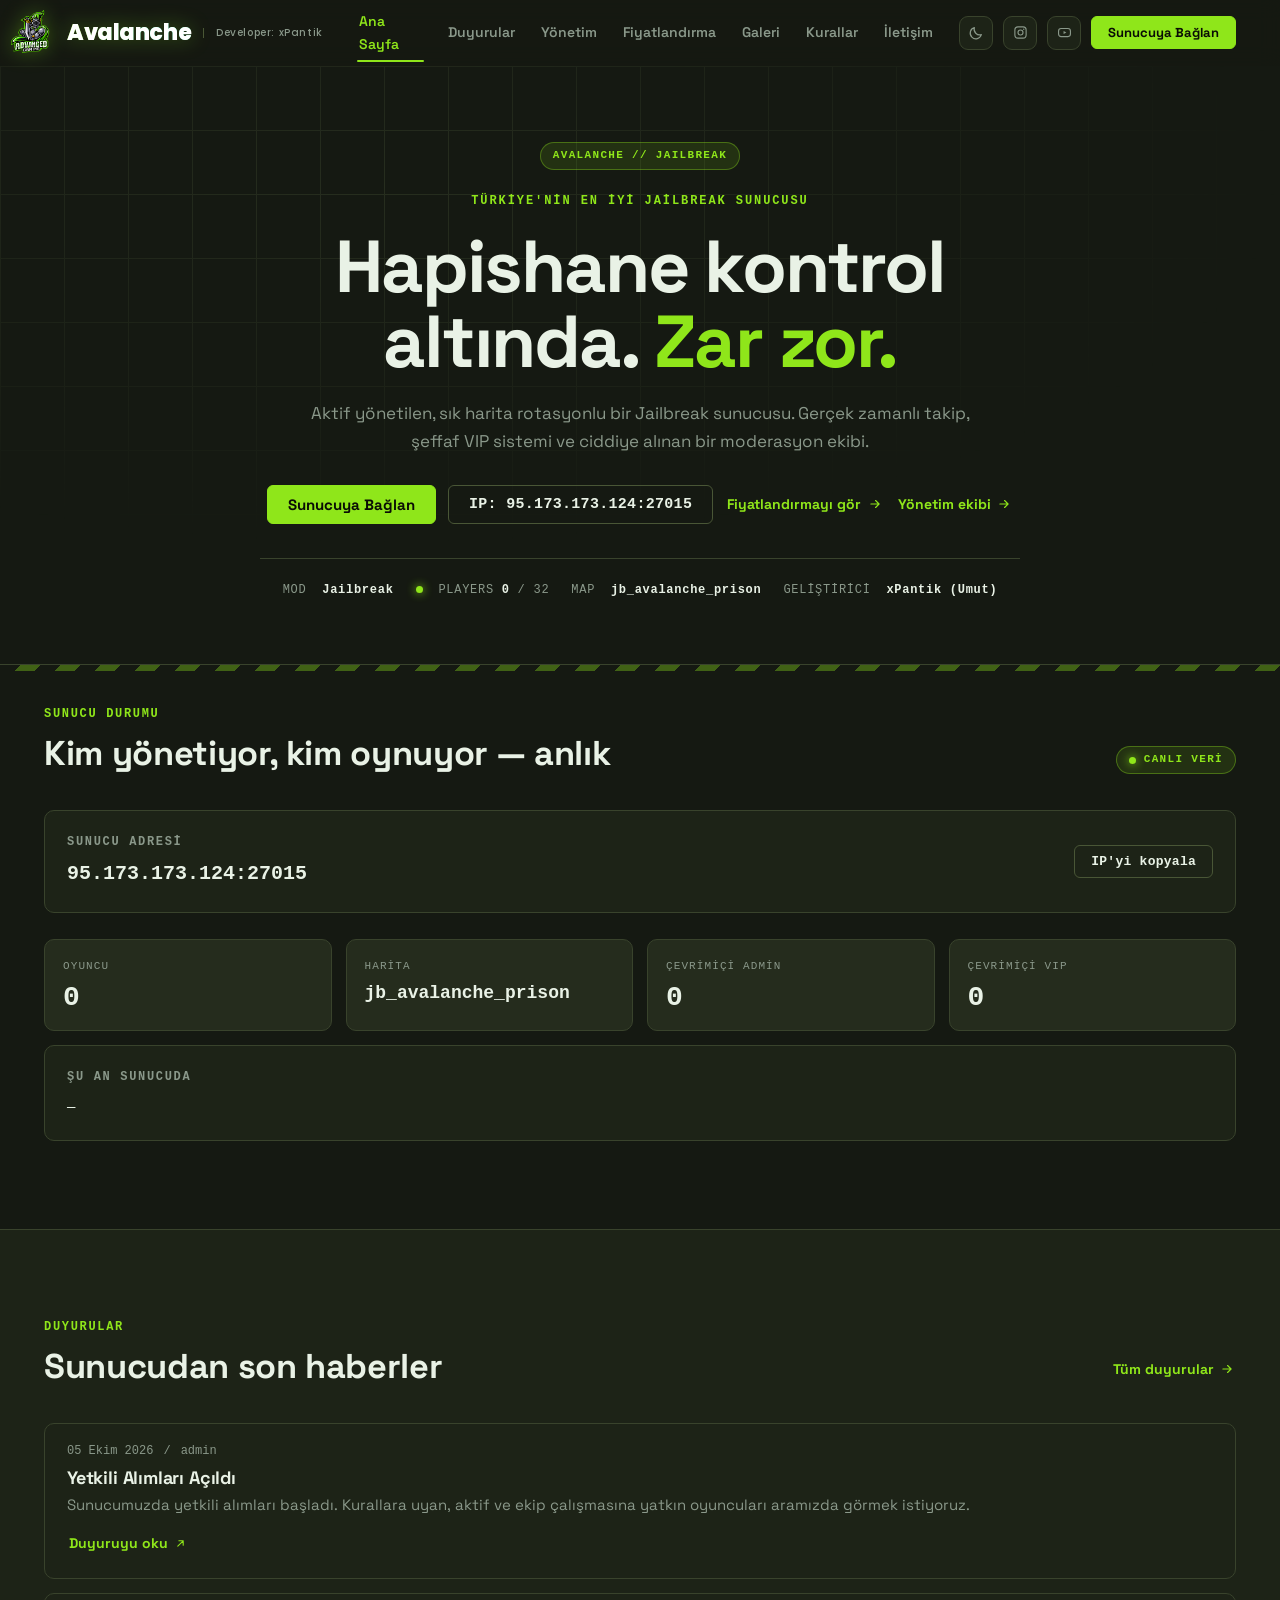
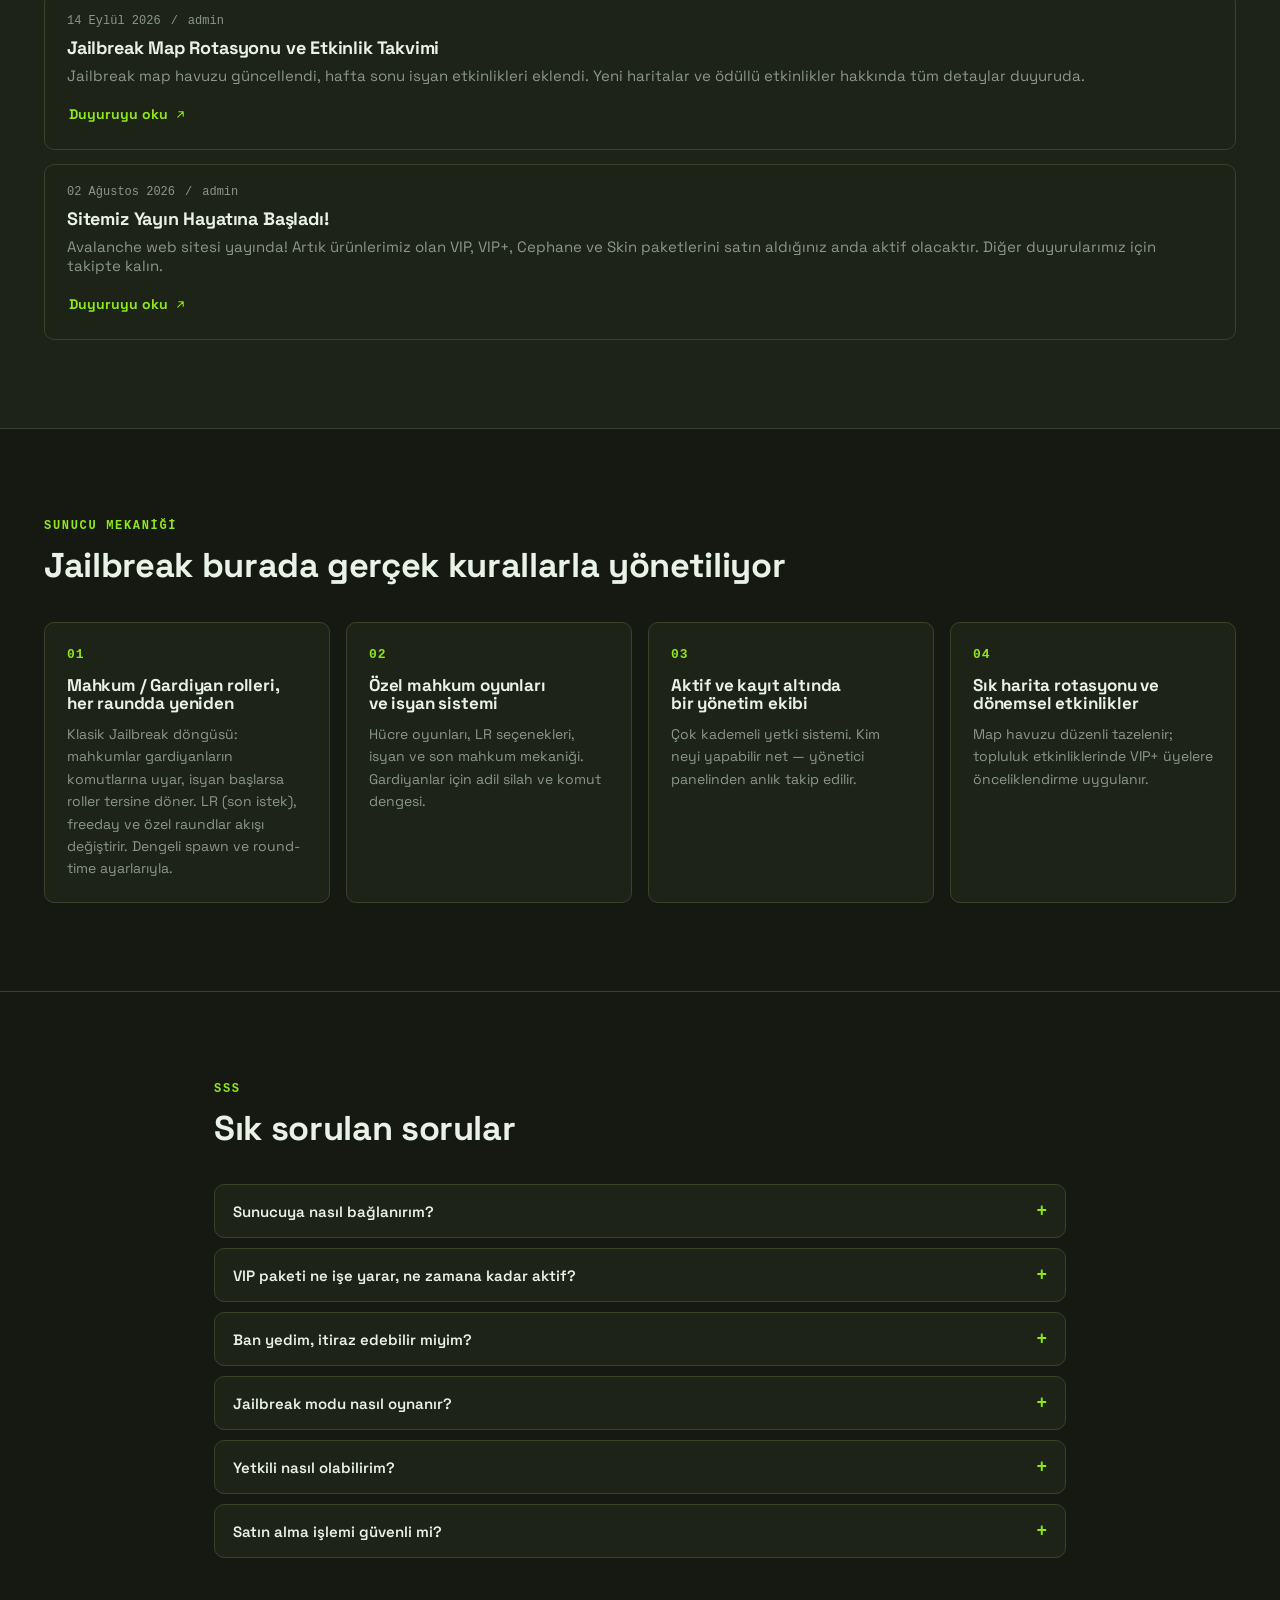
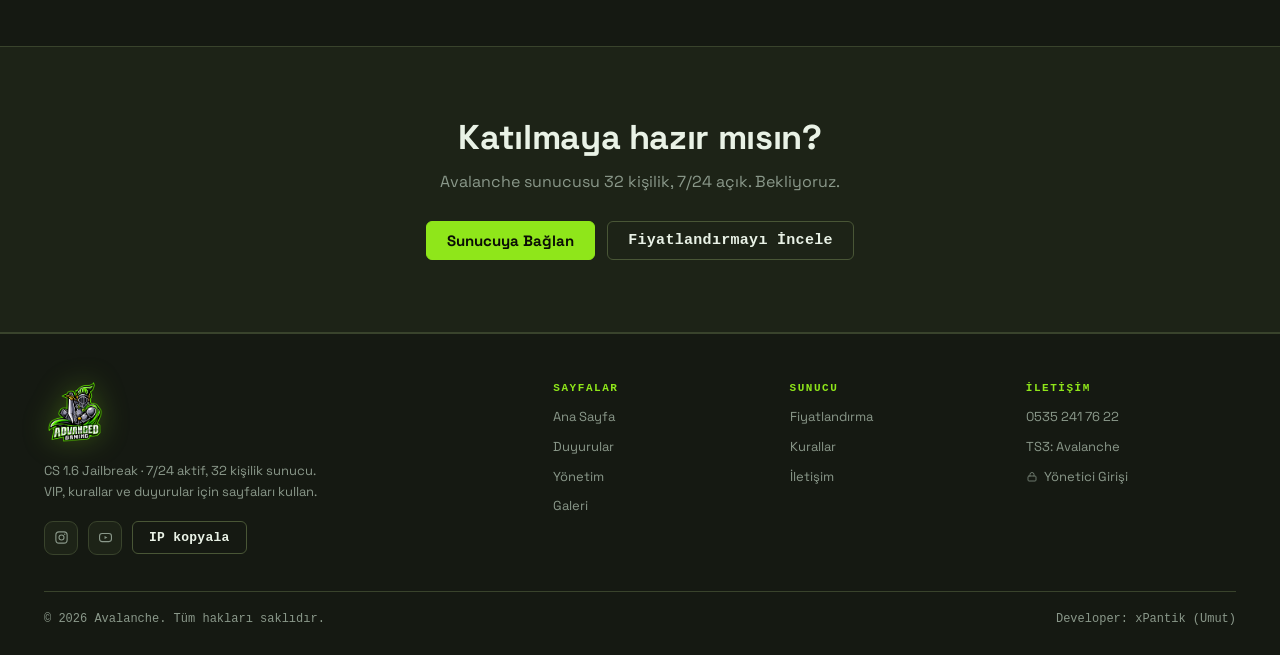
<file: index.html>
<!doctype html>
<html lang="tr">
<head>
<meta charset="utf-8" />
<meta name="viewport" content="width=device-width, initial-scale=1" />
<title>Avalanche — CS 1.6 Jailbreak Sunucusu</title>
<meta name="description" content="Avalanche: Türkiye'nin aktif yönetilen CS 1.6 Jailbreak sunucusu. Canlı oyuncu sayısı, duyurular, VIP fiyatları, galeri ve kurallar." />
<meta property="og:site_name" content="Avalanche" />
<meta property="og:title" content="Avalanche — CS 1.6 Jailbreak Sunucusu" />
<meta property="og:locale" content="tr_TR" />
<link rel="preconnect" href="https://fonts.googleapis.com" />
<link rel="preconnect" href="https://fonts.gstatic.com" crossorigin />
<link href="https://fonts.googleapis.com/css2?family=Space+Grotesk:wght@400;500;600;700&family=Inter:wght@400;500;600;700&family=Poppins:wght@500;600;700;800&display=swap" rel="stylesheet" />
<link rel="stylesheet" href="style.css" />
<link rel="icon" href="logo1.png" type="image/png" />
</head>
<body>

<!-- ============ HEADER ============ -->
<header class="site-header">
  <div class="container header-inner">
    <a class="brand" href="index.html" aria-label="Avalanche ana sayfa">
      <img class="brand-logo" src="logo.png" alt="Avalanche Gaming" />
      <span class="brand-texts">
        <span class="brand-word" aria-label="Avalanche"><span>A</span><span>v</span><span>a</span><span>l</span><span>a</span><span>n</span><span>c</span><span>h</span><span>e</span></span>
        <span class="brand-dev">Developer: xPantik</span>
      </span>
    </a>
    <nav class="nav" aria-label="Ana menü">
      <a data-nav href="index.html">Ana Sayfa</a>
      <a data-nav href="duyurular.html">Duyurular</a>
      <a data-nav href="yonetim.html">Yönetim</a>
      <a data-nav href="fiyatlandirma.html">Fiyatlandırma</a>
      <a data-nav href="galeri.html">Galeri</a>
      <a data-nav href="kurallar.html">Kurallar</a>
      <a data-nav href="iletisim.html">İletişim</a>
    </nav>
    <div class="header-actions">
      <button class="icon-btn theme-toggle" type="button" aria-label="Işık moduna geç" title="Işık modu"><svg width="16" height="16" viewBox="0 0 24 24" fill="none" stroke="currentColor" stroke-width="1.8" stroke-linecap="round" stroke-linejoin="round" aria-hidden="true"><path d="M20 14.5A8.5 8.5 0 0 1 9.5 4a8.5 8.5 0 1 0 10.5 10.5z"/></svg></button>
      <a class="icon-btn social-btn" href="https://instagram.com/advclan" target="_blank" rel="noopener" aria-label="Instagram: @advclan" title="Instagram — @advclan"><svg width="15" height="15" viewBox="0 0 24 24" fill="none" stroke="currentColor" stroke-width="1.8" stroke-linecap="round" stroke-linejoin="round" aria-hidden="true"><rect x="3" y="3" width="18" height="18" rx="5"/><circle cx="12" cy="12" r="4"/><circle cx="17.2" cy="6.8" r="1.1" fill="currentColor" stroke="none"/></svg></a>
      <a class="icon-btn social-btn" href="https://youtube.com/@rweqewnickz" target="_blank" rel="noopener" aria-label="YouTube: @rweqewnickz" title="YouTube — @rweqewnickz"><svg width="15" height="15" viewBox="0 0 24 24" fill="none" stroke="currentColor" stroke-width="1.8" stroke-linecap="round" stroke-linejoin="round" aria-hidden="true"><rect x="2.5" y="5.5" width="19" height="13" rx="4"/><path d="m10.5 9.5 4.5 2.5-4.5 2.5z" fill="currentColor" stroke="none"/></svg></a>
      <a class="btn btn-primary btn-sm" href="steam://connect/95.173.173.124:27015">Sunucuya Bağlan</a>
      <button class="icon-btn menu-toggle" aria-label="Menüyü aç" aria-expanded="false">
        <svg width="18" height="18" viewBox="0 0 24 24" fill="none" stroke="currentColor" stroke-width="2"><path d="M3 6h18M3 12h18M3 18h18"/></svg>
      </button>
    </div>
  </div>
</header>
<div class="mobile-menu">
  <a data-nav href="index.html">Ana Sayfa</a>
  <a data-nav href="duyurular.html">Duyurular</a>
  <a data-nav href="yonetim.html">Yönetim</a>
  <a data-nav href="fiyatlandirma.html">Fiyatlandırma</a>
  <a data-nav href="galeri.html">Galeri</a>
  <a data-nav href="kurallar.html">Kurallar</a>
  <a data-nav href="iletisim.html">İletişim</a>
  <div class="mobile-socials">
    <a class="icon-btn social-btn" href="https://instagram.com/advclan" target="_blank" rel="noopener" aria-label="Instagram"><svg width="15" height="15" viewBox="0 0 24 24" fill="none" stroke="currentColor" stroke-width="1.8" stroke-linecap="round" stroke-linejoin="round" aria-hidden="true"><rect x="3" y="3" width="18" height="18" rx="5"/><circle cx="12" cy="12" r="4"/><circle cx="17.2" cy="6.8" r="1.1" fill="currentColor" stroke="none"/></svg></a>
    <a class="icon-btn social-btn" href="https://youtube.com/@rweqewnickz" target="_blank" rel="noopener" aria-label="YouTube"><svg width="15" height="15" viewBox="0 0 24 24" fill="none" stroke="currentColor" stroke-width="1.8" stroke-linecap="round" stroke-linejoin="round" aria-hidden="true"><rect x="2.5" y="5.5" width="19" height="13" rx="4"/><path d="m10.5 9.5 4.5 2.5-4.5 2.5z" fill="currentColor" stroke="none"/></svg></a>
    <button class="icon-btn theme-toggle" type="button" aria-label="Işık modu"><svg width="16" height="16" viewBox="0 0 24 24" fill="none" stroke="currentColor" stroke-width="1.8" stroke-linecap="round" stroke-linejoin="round" aria-hidden="true"><path d="M20 14.5A8.5 8.5 0 0 1 9.5 4a8.5 8.5 0 1 0 10.5 10.5z"/></svg></button>
  </div>
  <a class="btn btn-primary" href="steam://connect/95.173.173.124:27015">Sunucuya Bağlan</a>
</div>
<!-- ============ HERO ============ -->
<section class="hero">
  <div class="hero-grid" aria-hidden="true"></div>
  <div class="container hero-inner">
    <span class="badge">AVALANCHE // JAILBREAK</span>
    <div class="hero-eyebrow">Türkiye'nin en iyi Jailbreak sunucusu</div>
    <h1>Hapishane kontrol altında. <span class="dim">Zar zor.</span></h1>
    <p class="lead">Aktif yönetilen, sık harita rotasyonlu bir Jailbreak sunucusu. Gerçek zamanlı takip, şeffaf VIP sistemi ve ciddiye alınan bir moderasyon ekibi.</p>
    <div class="hero-actions">
      <a class="btn btn-primary" href="steam://connect/95.173.173.124:27015">Sunucuya Bağlan</a>
      <button class="btn btn-ghost" data-copy="95.173.173.124:27015">IP: 95.173.173.124:27015</button>
      <a class="btn-link" href="fiyatlandirma.html">Fiyatlandırmayı gör <svg class="ic" width="14" height="14" viewBox="0 0 24 24" fill="none" stroke="currentColor" stroke-width="2" stroke-linecap="round" stroke-linejoin="round" aria-hidden="true"><path d="M5 12h14M13 6l6 6-6 6"/></svg></a>
      <a class="btn-link" href="yonetim.html">Yönetim ekibi <svg class="ic" width="14" height="14" viewBox="0 0 24 24" fill="none" stroke="currentColor" stroke-width="2" stroke-linecap="round" stroke-linejoin="round" aria-hidden="true"><path d="M5 12h14M13 6l6 6-6 6"/></svg></a>
    </div>
    <div class="hero-meta">
      <span>MOD &nbsp;<b>Jailbreak</b></span>
      <span><span class="dot"></span> &nbsp;PLAYERS <b id="h-players">0</b> / 32</span>
      <span>MAP &nbsp;<b id="h-map">jb_avalanche_prison</b></span>
      <span>GELİŞTİRİCİ &nbsp;<b>xPantik (Umut)</b></span>
    </div>
  </div>
</section>
<div class="hazard" aria-hidden="true"></div>

<!-- ============ SUNUCU DURUMU ============ -->
<section class="section">
  <div class="container">
    <div class="section-head">
      <div>
        <div class="kicker">Sunucu Durumu</div>
        <h2 class="h2">Kim yönetiyor, kim oynuyor — anlık</h2>
      </div>
      <span class="badge"><span class="dot"></span> CANLI VERİ</span>
    </div>
    <div class="card" style="display:flex;flex-wrap:wrap;align-items:center;justify-content:space-between;gap:14px">
      <div>
        <div class="kicker" style="color:var(--muted)">Sunucu Adresi</div>
        <div class="mono" style="font-size:1.25rem;font-weight:700;margin-top:6px">95.173.173.124:27015</div>
      </div>
      <button class="btn btn-ghost btn-sm" data-copy="95.173.173.124:27015">IP'yi kopyala</button>
    </div>
    <div class="stat-grid">
      <div class="stat"><div class="label">Oyuncu</div><div class="value" id="s-players">0</div></div>
      <div class="stat"><div class="label">Harita</div><div class="value" style="font-size:1.125rem" id="s-map">jb_avalanche_prison</div></div>
      <div class="stat"><div class="label">Çevrimiçi Admin</div><div class="value" id="s-admin">0</div></div>
      <div class="stat"><div class="label">Çevrimiçi VIP</div><div class="value" id="s-vip">0</div></div>
    </div>
    <div class="card" style="margin-top:14px">
      <div class="kicker" style="color:var(--muted)">Şu an sunucuda</div>
      <div class="mono small" style="margin-top:10px;color:var(--ink)" id="s-names">—</div>
    </div>
  </div>
</section>

<!-- ============ DUYURULAR (son 3) ============ -->
<section class="section raised">
  <div class="container">
    <div class="section-head">
      <div>
        <div class="kicker">Duyurular</div>
        <h2 class="h2">Sunucudan son haberler</h2>
      </div>
      <a class="btn-link" href="duyurular.html">Tüm duyurular <svg class="ic" width="14" height="14" viewBox="0 0 24 24" fill="none" stroke="currentColor" stroke-width="2" stroke-linecap="round" stroke-linejoin="round" aria-hidden="true"><path d="M5 12h14M13 6l6 6-6 6"/></svg></a>
    </div>
    <div class="notice-list" id="home-notices"></div>
  </div>
</section>

<!-- ============ ÖZELLİKLER ============ -->
<section class="section">
  <div class="container">
    <div class="section-head">
      <div>
        <div class="kicker">Sunucu Mekaniği</div>
        <h2 class="h2">Jailbreak burada gerçek kurallarla yönetiliyor</h2>
      </div>
    </div>
    <div class="grid-4">
      <article class="card feature">
        <div class="feature-num">01</div>
        <h3>Mahkum / Gardiyan rolleri, her raundda yeniden</h3>
        <p>Klasik Jailbreak döngüsü: mahkumlar gardiyanların komutlarına uyar, isyan başlarsa roller tersine döner. LR (son istek), freeday ve özel raundlar akışı değiştirir. Dengeli spawn ve round-time ayarlarıyla.</p>
      </article>
      <article class="card feature">
        <div class="feature-num">02</div>
        <h3>Özel mahkum oyunları ve isyan sistemi</h3>
        <p>Hücre oyunları, LR seçenekleri, isyan ve son mahkum mekaniği. Gardiyanlar için adil silah ve komut dengesi.</p>
      </article>
      <article class="card feature">
        <div class="feature-num">03</div>
        <h3>Aktif ve kayıt altında bir yönetim ekibi</h3>
        <p>Çok kademeli yetki sistemi. Kim neyi yapabilir net — yönetici panelinden anlık takip edilir.</p>
      </article>
      <article class="card feature">
        <div class="feature-num">04</div>
        <h3>Sık harita rotasyonu ve dönemsel etkinlikler</h3>
        <p>Map havuzu düzenli tazelenir; topluluk etkinliklerinde VIP+ üyelere önceliklendirme uygulanır.</p>
      </article>
    </div>
  </div>
</section>

<!-- ============ SSS ============ -->
<section class="section">
  <div class="container" style="max-width:900px">
    <div class="section-head">
      <div>
        <div class="kicker">SSS</div>
        <h2 class="h2">Sık sorulan sorular</h2>
      </div>
    </div>
    <div class="accordion" id="home-sss"></div>
  </div>
</section>

<!-- ============ CTA ============ -->
<section class="cta-band">
  <div class="container">
    <h2>Katılmaya hazır mısın?</h2>
    <p>Avalanche sunucusu 32 kişilik, 7/24 açık. Bekliyoruz.</p>
    <div class="hero-actions">
      <a class="btn btn-primary" href="steam://connect/95.173.173.124:27015">Sunucuya Bağlan</a>
      <a class="btn btn-ghost" href="fiyatlandirma.html">Fiyatlandırmayı İncele</a>
    </div>
  </div>
</section>

<!-- ============ FOOTER ============ -->
<footer class="site-footer">
  <div class="container">
    <div class="footer-top">
      <div class="footer-brandblock">
        <a class="brand brand--footer" href="index.html" aria-label="Avalanche ana sayfa">
          <img class="brand-logo brand-logo--footer" src="logo.png" alt="Avalanche Gaming" />
        </a>
        <p class="footer-note">CS 1.6 Jailbreak · 7/24 aktif, 32 kişilik sunucu. VIP, kurallar ve duyurular için sayfaları kullan.</p>
        <div class="footer-socials">
          <a class="icon-btn social-btn" href="https://instagram.com/advclan" target="_blank" rel="noopener" aria-label="Instagram: @advclan" title="Instagram — @advclan"><svg width="15" height="15" viewBox="0 0 24 24" fill="none" stroke="currentColor" stroke-width="1.8" stroke-linecap="round" stroke-linejoin="round" aria-hidden="true"><rect x="3" y="3" width="18" height="18" rx="5"/><circle cx="12" cy="12" r="4"/><circle cx="17.2" cy="6.8" r="1.1" fill="currentColor" stroke="none"/></svg></a>
          <a class="icon-btn social-btn" href="https://youtube.com/@rweqewnickz" target="_blank" rel="noopener" aria-label="YouTube: @rweqewnickz" title="YouTube — @rweqewnickz"><svg width="15" height="15" viewBox="0 0 24 24" fill="none" stroke="currentColor" stroke-width="1.8" stroke-linecap="round" stroke-linejoin="round" aria-hidden="true"><rect x="2.5" y="5.5" width="19" height="13" rx="4"/><path d="m10.5 9.5 4.5 2.5-4.5 2.5z" fill="currentColor" stroke="none"/></svg></a>
          <button class="btn btn-ghost btn-sm" data-copy="95.173.173.124:27015">IP kopyala</button>
        </div>
      </div>
      <nav class="footer-cols" aria-label="Alt menü">
        <div class="footer-col">
          <h4>Sayfalar</h4>
          <a href="index.html">Ana Sayfa</a>
          <a href="duyurular.html">Duyurular</a>
          <a href="yonetim.html">Yönetim</a>
          <a href="galeri.html">Galeri</a>
        </div>
        <div class="footer-col">
          <h4>Sunucu</h4>
          <a href="fiyatlandirma.html">Fiyatlandırma</a>
          <a href="kurallar.html">Kurallar</a>
          <a href="iletisim.html">İletişim</a>

        </div>
        <div class="footer-col">
          <h4>İletişim</h4>
          <a href="tel:+905352417622">0535 241 76 22</a>
          <span class="footer-static" data-footer-ts3>TS3: Avalanche</span>
          <a href="admin.html" class="footer-admin-link"><svg width="12" height="12" viewBox="0 0 24 24" fill="none" stroke="currentColor" stroke-width="2" stroke-linecap="round" stroke-linejoin="round" aria-hidden="true"><rect x="4" y="10" width="16" height="10" rx="2"/><path d="M8 10V7a4 4 0 0 1 8 0v3"/></svg> Yönetici Girişi</a>
        </div>
      </nav>
    </div>
    <div class="footer-bottom">
      <span>© 2026 Avalanche. Tüm hakları saklıdır.</span>
      <span class="footer-credit">Developer: xPantik (Umut)</span>
    </div>
  </div>
</footer>

<!-- duyuru modalı -->
<div class="modal" id="notice-modal" role="dialog" aria-modal="true">
  <div class="modal-card">
    <div class="modal-head">
      <div>
        <div class="modal-tagline">Avalanche Duyuru Merkezi</div>
        <h2 class="h3" style="margin-top:8px" data-m-title>Başlık</h2>
        <div class="mono small muted" style="margin-top:8px" data-m-meta>tarih</div>
      </div>
      <button class="icon-btn" data-close aria-label="Kapat">
        <svg width="16" height="16" viewBox="0 0 24 24" fill="none" stroke="currentColor" stroke-width="2"><path d="M18 6 6 18M6 6l12 12"/></svg>
      </button>
    </div>
    <div class="modal-body" data-m-body></div>
  </div>
</div>

<script src="data.js?v=2"></script>
<script src="site.js?v=2"></script>
<script>
(function () {
  const A = window.ADV;
  /* ---- yönetici panelindeki S.S.S. verisini ziyaretçiye yansıt ---- */
  function paintHomeSss() {
    const el = document.getElementById("home-sss");
    if (!el || !A.sss) return;
    const list = A.sss.published();
    el.innerHTML = list.length ? list.map((x) => `
      <div class="acc-item">
        <button class="acc-head" aria-expanded="false">${A.esc(x.q || "") } <span class="plus">+</span></button>
        <div class="acc-body"><div class="acc-body-inner">${A.esc(x.a || "")}</div></div>
      </div>`).join("") : '<p class="muted">Henüz yayınlanmış soru bulunmuyor.</p>';
    el.querySelectorAll(".acc-head").forEach((button) => button.addEventListener("click", () => {
      const item = button.closest(".acc-item");
      const body = item.querySelector(".acc-body");
      const open = item.classList.toggle("open");
      button.setAttribute("aria-expanded", open ? "true" : "false");
      if (body) body.style.maxHeight = open ? body.scrollHeight + 40 + "px" : "0px";
    }));
  }
  paintHomeSss();
  document.addEventListener("adv:remote-update", paintHomeSss);
  /* ---- sunucu istatistikleri ----
     Şimdilik 0 gösterilir. API kurulduğunda sadece bu blok değişecek:
     A.serverStats.get() gerçek veriyi döndürdüğünde ekrandaki sayılar güncellenir. */
  function paintStats(st) {
    const data = Object.assign({ players: 0, admins: 0, vip: 0, map: "jb_avalanche_prison", names: [] }, st || {});
    const hp = document.getElementById("h-players");
    const sp = document.getElementById("s-players");
    const sa = document.getElementById("s-admin");
    const sv = document.getElementById("s-vip");
    const sm = document.getElementById("s-map");
    const sn = document.getElementById("s-names");
    if (hp) hp.textContent = data.players;
    if (sp) sp.textContent = data.players;
    if (sa) sa.textContent = data.admins;
    if (sv) sv.textContent = data.vip;
    if (sm) sm.textContent = data.map;
    if (sn) sn.textContent = data.names && data.names.length ? data.names.join(" · ") : "—";
  }
  paintStats(window.ADV_SERVER || (A.serverStats ? A.serverStats.get() : null));
  document.addEventListener("adv:serverstats", (e) => paintStats(e.detail));

  // son 3 duyuru
  const list = A.notices.all().slice().sort((a, b) => (a.date < b.date ? 1 : -1)).slice(0, 3);
  document.getElementById("home-notices").innerHTML = list
    .map(
      (n) => `<button class="notice" data-notice="${n.id}">
        <div class="notice-meta"><span>${A.dateTR(n.date)}</span><span>/</span><span>${A.esc(n.author)}</span></div>
        <h3>${A.esc(n.title)}</h3>
        <p>${A.esc(n.summary)}</p>
        <div class="more btn-link">Duyuruyu oku <svg class="ic" width="13" height="13" viewBox="0 0 24 24" fill="none" stroke="currentColor" stroke-width="2" stroke-linecap="round" stroke-linejoin="round" aria-hidden="true"><path d="M7 17 17 7M9 7h8v8"/></svg></div>
      </button>`
    )
    .join("");
})();
</script>
<script>
(function () {
  if (location.pathname.indexOf("admin") !== -1) return;
  function refreshOnce() { location.reload(); }
  document.addEventListener("adv:remote-ready", refreshOnce, { once: true });
  document.addEventListener("adv:remote-update", refreshOnce, { once: true });
})();
</script>
</body>
</html>
</file>
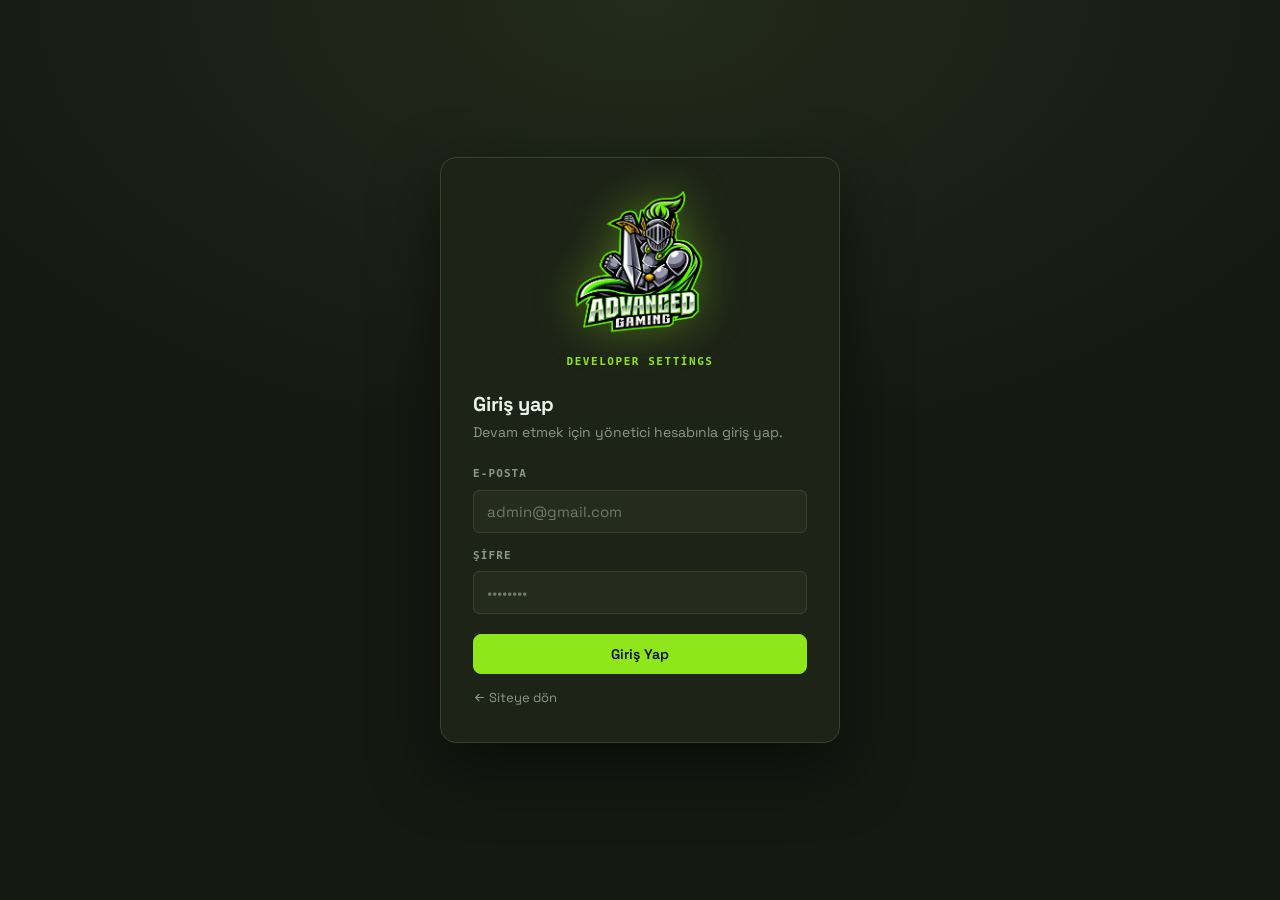
<file: admin.html>
<!doctype html>
<html lang="tr">
<head>
<meta charset="utf-8" />
<meta name="viewport" content="width=device-width, initial-scale=1" />
<title>Developer Settings — Avalanche</title>
<meta name="robots" content="noindex, nofollow" />
<link rel="preconnect" href="https://fonts.googleapis.com" />
<link rel="preconnect" href="https://fonts.gstatic.com" crossorigin />
<link href="https://fonts.googleapis.com/css2?family=Space+Grotesk:wght@400;500;600;700&family=Poppins:wght@500;600;700;800&display=swap" rel="stylesheet" />
<link rel="stylesheet" href="style.css" />
<script>
/* panel teması: varsayılan karanlık, siteyle aynı anahtarı kullanır */
(function () {
  var t = "dark";
  try { t = localStorage.getItem("adv_theme") || "dark"; } catch (e) {}
  document.documentElement.setAttribute("data-theme", t);
})();
</script>
<link rel="icon" href="logo1.png" type="image/png" />
</head>
<body>

<!-- ============ GİRİŞ EKRANI ============ -->
<div class="adm" id="login-screen">
  <div class="adm-login">
    <form class="adm-login-card" id="login-form">
      <div class="adm-login-logo">
        <img src="logo.png" alt="Avalanche Gaming" />
        <span class="dev-settings-label">Developer Settings</span>
      </div>
      <h1>Giriş yap</h1>
      <p>Devam etmek için yönetici hesabınla giriş yap.</p>
      <div class="adm-alert" id="login-error" style="display:none">E-posta veya şifre hatalı.</div>
      <div class="field">
        <label for="l-email">E-posta</label>
        <input class="input" id="l-email" type="email" autocomplete="username" placeholder="admin@gmail.com" required />
      </div>
      <div class="field">
        <label for="l-pass">Şifre</label>
        <input class="input" id="l-pass" type="password" autocomplete="current-password" placeholder="••••••••" required />
      </div>
      <button class="adm-btn primary" style="width:100%;margin-top:6px" type="submit">Giriş Yap</button>
      <a href="index.html" style="display:inline-block;margin-top:14px;font-size:.8125rem;color:var(--muted)"><svg class="ic" width="13" height="13" viewBox="0 0 24 24" fill="none" stroke="currentColor" stroke-width="2" stroke-linecap="round" stroke-linejoin="round" aria-hidden="true"><path d="M19 12H5M11 18l-6-6 6-6"/></svg> Siteye dön</a>
    </form>
  </div>
</div>

<!-- ============ PANEL ============ -->
<div class="adm" id="panel" style="display:none">
  <aside class="adm-side">
    <div class="adm-logo">
      <img src="logo.png" alt="Avalanche Gaming" class="adm-logo-img" width="26" height="26" />
      <div><strong>AVALANCHE</strong><span>Developer Settings</span></div>
    </div>
    <nav class="adm-nav" id="adm-nav">
      <a href="#dashboard" data-tab="dashboard" data-need="dashboard" class="active"><svg width="16" height="16" viewBox="0 0 24 24" fill="none" stroke="currentColor" stroke-width="1.8" stroke-linecap="round" stroke-linejoin="round"><rect x="3" y="3" width="7" height="9" rx="1.5"/><rect x="14" y="3" width="7" height="5" rx="1.5"/><rect x="14" y="12" width="7" height="9" rx="1.5"/><rect x="3" y="16" width="7" height="5" rx="1.5"/></svg> Panel</a>
      <a href="#duyurular" data-tab="duyurular" data-need="notices.view"><svg width="16" height="16" viewBox="0 0 24 24" fill="none" stroke="currentColor" stroke-width="1.8" stroke-linecap="round" stroke-linejoin="round"><path d="M3 11v2a1 1 0 0 0 1 1h2l4 4V6L6 10H4a1 1 0 0 0-1 1z"/><path d="M16 8a5 5 0 0 1 0 8"/><path d="M19 5a9 9 0 0 1 0 14"/></svg> Duyurular</a>
      <a href="#galeri" data-tab="galeri" data-need="gallery.view"><svg width="16" height="16" viewBox="0 0 24 24" fill="none" stroke="currentColor" stroke-width="1.8" stroke-linecap="round" stroke-linejoin="round"><rect x="3" y="4" width="18" height="16" rx="2"/><circle cx="8.5" cy="9.5" r="1.5"/><path d="m21 16-5-5L5 20"/></svg> Galeri</a>
      <a href="#urunler" data-tab="urunler" data-need="products.view"><svg width="16" height="16" viewBox="0 0 24 24" fill="none" stroke="currentColor" stroke-width="1.8" stroke-linecap="round" stroke-linejoin="round"><path d="M20.6 13.4 12 22l-9-9V4h9l8.6 8.6a1.4 1.4 0 0 1 0 2z"/><circle cx="7.5" cy="7.5" r="1.2"/></svg> Fiyatlandırma</a>
      <a href="#mesajlar" data-tab="mesajlar" data-need="messages.view"><svg width="16" height="16" viewBox="0 0 24 24" fill="none" stroke="currentColor" stroke-width="1.8" stroke-linecap="round" stroke-linejoin="round"><rect x="3" y="5" width="18" height="14" rx="2"/><path d="m3 7 9 6 9-6"/></svg> Mesajlar</a>
      <a href="#kadro" data-tab="kadro" data-need="team.view"><svg width="16" height="16" viewBox="0 0 24 24" fill="none" stroke="currentColor" stroke-width="1.8" stroke-linecap="round" stroke-linejoin="round"><path d="M17 21v-2a4 4 0 0 0-4-4H6a4 4 0 0 0-4 4v2"/><circle cx="9.5" cy="7" r="4"/><path d="M22 21v-2a4 4 0 0 0-3-3.87"/><path d="M16 3.13A4 4 0 0 1 16 11"/></svg> Kadro</a>
      <a href="#yoneticiler" data-tab="yoneticiler" data-need="accounts.view"><svg width="16" height="16" viewBox="0 0 24 24" fill="none" stroke="currentColor" stroke-width="1.8" stroke-linecap="round" stroke-linejoin="round"><path d="M16 21v-2a4 4 0 0 0-4-4H6a4 4 0 0 0-4 4v2"/><circle cx="9" cy="7" r="4"/><path d="M19 8v6M22 11h-6"/></svg> Yöneticiler</a>
      <a href="#ayarlar" data-tab="ayarlar" data-need="settings.view"><svg width="16" height="16" viewBox="0 0 24 24" fill="none" stroke="currentColor" stroke-width="1.8" stroke-linecap="round" stroke-linejoin="round"><circle cx="12" cy="12" r="3"/><path d="M12 2v3M12 19v3M4.2 4.2l2.1 2.1M17.7 17.7l2.1 2.1M2 12h3M19 12h3M4.2 19.8l2.1-2.1M17.7 6.3l2.1-2.1"/></svg> Ayarlar</a>
      <a href="#modul" data-tab="modul" data-need="module.view"><svg width="16" height="16" viewBox="0 0 24 24" fill="none" stroke="currentColor" stroke-width="1.8" stroke-linecap="round" stroke-linejoin="round"><path d="M12 3 3 7.5v9L12 21l9-4.5v-9L12 3z"/><path d="M3 7.5 12 12l9-4.5"/><path d="M12 12v9"/></svg> Modül</a>
      <a href="#redul" data-tab="redul" data-need="redul.view"><svg width="16" height="16" viewBox="0 0 24 24" fill="none" stroke="currentColor" stroke-width="1.8" stroke-linecap="round" stroke-linejoin="round"><circle cx="12" cy="12" r="9"/><path d="M12 3a9 9 0 0 1 0 18"/><path d="M12 3v18" stroke-opacity=".45"/><circle cx="12" cy="12" r="3.2"/></svg> Redül</a>
      <a href="#metul" data-tab="metul" data-need="metul.view"><svg width="16" height="16" viewBox="0 0 24 24" fill="none" stroke="currentColor" stroke-width="1.8" stroke-linecap="round" stroke-linejoin="round"><path d="M4 7V5h16v2"/><path d="M12 5v14"/><path d="M9 19h6"/><path d="M17 12h4"/></svg> Metül</a>
      <a href="#banip" data-tab="banip" data-need="banip.view"><svg width="16" height="16" viewBox="0 0 24 24" fill="none" stroke="currentColor" stroke-width="1.8" stroke-linecap="round" stroke-linejoin="round"><circle cx="12" cy="12" r="9"/><path d="M5.6 5.6 18.4 18.4"/></svg> BanIP</a>
      <a href="#kayitlar" data-tab="kayitlar" data-need="kayitlar.view"><svg width="16" height="16" viewBox="0 0 24 24" fill="none" stroke="currentColor" stroke-width="1.8" stroke-linecap="round" stroke-linejoin="round"><path d="M16 21v-2a4 4 0 0 0-4-4H6a4 4 0 0 0-4 4v2"/><circle cx="9" cy="7" r="4"/><path d="M22 21v-2a4 4 0 0 0-3-3.87"/><path d="M16 3.13a4 4 0 0 1 0 7.75"/></svg> Kayıtlar</a>
      <a href="#sss" data-tab="sss" data-need="sss.view"><svg width="16" height="16" viewBox="0 0 24 24" fill="none" stroke="currentColor" stroke-width="1.8" stroke-linecap="round" stroke-linejoin="round"><circle cx="12" cy="12" r="9"/><path d="M9.2 9.3a2.9 2.9 0 0 1 5.6 1c0 1.9-2.8 2.2-2.8 4"/><path d="M12 17.6v.01"/></svg> S.S.S</a>
    </nav>
    <div class="spacer"></div>
    <button class="theme-switch" id="adm-theme" type="button" role="switch" aria-checked="false" aria-label="Aydınlık mod" title="Aydınlık moda geç">
      <span class="theme-switch-track">
        <span class="theme-switch-knob">
          <svg class="ts-moon" width="12" height="12" viewBox="0 0 24 24" fill="none" stroke="currentColor" stroke-width="2" stroke-linecap="round" stroke-linejoin="round" aria-hidden="true"><path d="M20 14.5A8.5 8.5 0 0 1 9.5 4a8.5 8.5 0 1 0 10.5 10.5z"/></svg>
          <svg class="ts-sun" width="12" height="12" viewBox="0 0 24 24" fill="none" stroke="currentColor" stroke-width="2" stroke-linecap="round" stroke-linejoin="round" aria-hidden="true"><circle cx="12" cy="12" r="4.2"/><path d="M12 2.8v2M12 19.2v2M2.8 12h2M19.2 12h2M5.4 5.4l1.4 1.4M17.2 17.2l1.4 1.4M18.6 5.4l-1.4 1.4M6.8 17.2l-1.4 1.4"/></svg>
        </span>
      </span>
      <span class="theme-switch-label">Aydınlık mod</span>
    </button>
    <a class="adm-site-link" href="index.html" id="view-site"><svg width="16" height="16" viewBox="0 0 24 24" fill="none" stroke="currentColor" stroke-width="1.8" stroke-linecap="round" stroke-linejoin="round"><path d="M18 13v6a2 2 0 0 1-2 2H5a2 2 0 0 1-2-2V8a2 2 0 0 1 2-2h6"/><path d="M15 3h6v6"/><path d="M10 14 21 3"/></svg> Siteyi görüntüle</a>
    <button class="adm-btn danger" id="logout" style="margin-top:8px">Çıkış yap</button>
  </aside>

  <main class="adm-main">

    <!-- ================= DASHBOARD ================= -->
    <section data-panel="dashboard" data-need="dashboard">
      <div class="adm-top">
        <div><h1>Dashboard</h1><p>Site, içerik ve moderasyon özeti</p></div>
        <div class="dash-top-right">
          <span class="pill pill-live"><span class="dot-live"></span>Canlı</span>
          <span class="pill" id="dash-who">—</span>
        </div>
      </div>

      <!-- karşılama şeridi -->
      <div class="dash-hero">
        <div class="dash-hero-left">
          <div class="dash-hero-kicker">Hoş geldin</div>
          <div class="dash-hero-name" id="dash-hello">—</div>
          <div class="dash-hero-sub" id="dash-hero-sub">Panel özeti hazırlanıyor</div>
        </div>
        <div class="dash-hero-right">
          <div class="dash-hero-item">
            <div class="dash-hero-label">Sunucu</div>
            <div class="dash-hero-value mono" id="dash-server-ip">—</div>
          </div>
          <div class="dash-hero-item">
            <div class="dash-hero-label">Durum</div>
            <div class="dash-hero-value" id="dash-site-status">—</div>
          </div>
          <div class="dash-hero-item">
            <div class="dash-hero-label">Son giriş</div>
            <div class="dash-hero-value" id="dash-last-login">—</div>
          </div>
        </div>
      </div>

      <!-- okunmamış / dikkat gerektirenler -->
      <div class="dash-alerts" id="dash-alerts"></div>

      <h2 class="adm-h2">Öne çıkanlar</h2>
      <div class="dash-kpis">
        <div class="dash-kpi" data-goto="duyurular">
          <div class="dash-kpi-top">
            <span class="dash-kpi-icon"><svg width="16" height="16" viewBox="0 0 24 24" fill="none" stroke="currentColor" stroke-width="1.8" stroke-linecap="round" stroke-linejoin="round"><path d="M4 5h16v11H8l-4 4z"/><path d="M8 9h8M8 12.5h5"/></svg></span>
            <span class="dash-kpi-trend" id="kpi-notices-trend">—</span>
          </div>
          <div class="dash-kpi-value" id="kpi-notices">0</div>
          <div class="dash-kpi-label">Yayındaki duyuru</div>
          <div class="dash-kpi-foot" id="kpi-notices-foot">—</div>
        </div>
        <div class="dash-kpi" data-goto="galeri">
          <div class="dash-kpi-top">
            <span class="dash-kpi-icon"><svg width="16" height="16" viewBox="0 0 24 24" fill="none" stroke="currentColor" stroke-width="1.8" stroke-linecap="round" stroke-linejoin="round"><rect x="3" y="3" width="18" height="18" rx="3"/><circle cx="8.5" cy="8.5" r="1.6"/><path d="m4 17 5-5 4 4 3-3 4 4"/></svg></span>
            <span class="dash-kpi-trend" id="kpi-gallery-trend">—</span>
          </div>
          <div class="dash-kpi-value" id="kpi-gallery">0</div>
          <div class="dash-kpi-label">Galeri fotoğrafı</div>
          <div class="dash-kpi-foot" id="kpi-gallery-foot">—</div>
        </div>
        <div class="dash-kpi" data-goto="fiyatlandirma">
          <div class="dash-kpi-top">
            <span class="dash-kpi-icon"><svg width="16" height="16" viewBox="0 0 24 24" fill="none" stroke="currentColor" stroke-width="1.8" stroke-linecap="round" stroke-linejoin="round"><path d="M20 12v7a1 1 0 0 1-1 1H5a1 1 0 0 1-1-1v-7"/><path d="M2 7h20v5H2z"/><path d="M12 7v13"/><path d="M12 7S9.5 3 7.5 3 5 5.2 6.2 6.4 12 7 12 7zM12 7s2.5-4 4.5-4S19 5.2 17.8 6.4 12 7 12 7z"/></svg></span>
            <span class="dash-kpi-trend" id="kpi-products-trend">—</span>
          </div>
          <div class="dash-kpi-value" id="kpi-products">0</div>
          <div class="dash-kpi-label">Aktif ürün</div>
          <div class="dash-kpi-foot" id="kpi-products-foot">—</div>
        </div>
        <div class="dash-kpi" data-goto="mesajlar">
          <div class="dash-kpi-top">
            <span class="dash-kpi-icon"><svg width="16" height="16" viewBox="0 0 24 24" fill="none" stroke="currentColor" stroke-width="1.8" stroke-linecap="round" stroke-linejoin="round"><path d="M21 11.5a8.5 8.5 0 0 1-12.4 7.6L3 21l1.9-5.6A8.5 8.5 0 1 1 21 11.5z"/></svg></span>
            <span class="dash-kpi-trend" id="kpi-messages-trend">—</span>
          </div>
          <div class="dash-kpi-value" id="kpi-messages">0</div>
          <div class="dash-kpi-label">Okunmamış mesaj</div>
          <div class="dash-kpi-foot" id="kpi-messages-foot">—</div>
        </div>
      </div>

      <!-- grafik + ziyaretçi -->
      <div class="dash-row dash-row--2">
        <div class="adm-card">
          <div class="adm-card-head">
            <h3 class="adm-card-title">Son 14 gün · Ziyaretçi</h3>
            <span class="pill" id="chart-total">0</span>
          </div>
          <div class="dash-chart" id="dash-chart"></div>
          <div class="dash-chart-axis" id="dash-chart-axis"></div>
        </div>
        <div class="adm-card">
          <div class="adm-card-head"><h3 class="adm-card-title">Ziyaretçi</h3></div>
          <div class="dash-rows">
            <div class="dash-rowline"><span>Bugün</span><b id="st-visits-day">0</b></div>
            <div class="dash-rowline"><span>Bu hafta</span><b id="st-visits-week">0</b></div>
            <div class="dash-rowline"><span>Bu ay</span><b id="st-visits-month">0</b></div>
            <div class="dash-rowline"><span>Toplam</span><b id="st-visits-total">0</b></div>
          </div>
          <div class="dash-sep"></div>
          <div class="adm-card-head"><h3 class="adm-card-title">Ortalama gezinme</h3><span class="pill" id="st-avg-badge">—</span></div>
          <div class="adm-big" id="st-avg-time">0 dk</div>
          <p class="adm-hint">Ziyaretçi oturum sürelerinin ortalaması.</p>
        </div>
      </div>

      <!-- moderasyon -->
      <h2 class="adm-h2">Moderasyon</h2>
      <div class="dash-kpis dash-kpis--3">
        <div class="dash-kpi" data-goto="kadro">
          <div class="dash-kpi-value" id="st-team">0</div>
          <div class="dash-kpi-label">Kadro üyesi</div>
          <div class="dash-kpi-foot" id="kpi-team-foot">—</div>
        </div>
        <div class="dash-kpi" data-goto="yoneticiler">
          <div class="dash-kpi-value" id="st-accounts">0</div>
          <div class="dash-kpi-label">Yönetici hesabı</div>
          <div class="dash-kpi-foot" id="kpi-accounts-foot">—</div>
        </div>
        <div class="dash-kpi" data-goto="banip">
          <div class="dash-kpi-value" id="st-bans">0</div>
          <div class="dash-kpi-label">Banlı IP</div>
          <div class="dash-kpi-foot" id="kpi-bans-foot">—</div>
        </div>
      </div>

      <!-- son hareket + hızlı işlem -->
      <div class="dash-row dash-row--2">
        <div class="adm-card">
          <div class="adm-card-head">
            <h3 class="adm-card-title">Son hareketler</h3>
            <span class="pill" id="dash-activity-count">0</span>
          </div>
          <div class="dash-feed" id="dash-feed"></div>
        </div>
        <div class="adm-card">
          <div class="adm-card-head"><h3 class="adm-card-title">Bu ay · Admin girişi</h3></div>
          <div class="dash-rows">
            <div class="dash-rowline"><span>Bugün</span><b id="st-logins-day">0</b></div>
            <div class="dash-rowline"><span>Bu hafta</span><b id="st-logins-week">0</b></div>
            <div class="dash-rowline"><span>Bu ay</span><b id="st-logins-month">0</b></div>
            <div class="dash-rowline"><span>Toplam</span><b id="st-logins-total">0</b></div>
          </div>
          <div class="dash-sep"></div>
          <div class="adm-h2" style="margin-top:0">Hızlı işlem</div>
          <div class="dash-quick">
            <button class="adm-btn sm" data-quick="duyurular">Yeni duyuru</button>
            <button class="adm-btn sm" data-quick="galeri">Fotoğraf ekle</button>
            <button class="adm-btn sm" data-quick="mesajlar">Mesajlara bak</button>
            <button class="adm-btn sm" data-quick="modul">Bakım modu</button>
          </div>
        </div>
      </div>
    </section>

    <!-- ================= DUYURULAR ================= -->
    <section data-panel="duyurular" data-need="notices.view" style="display:none">
      <div class="adm-top">
        <div><h1>Duyurular</h1><p>Aktif duyurular, oluşturma ve geçmiş (ilk 250)</p></div>
        <button class="adm-btn primary" id="new-notice">Yeni duyuru</button>
      </div>
      <div class="adm-toolbar">
        <div class="adm-tabs" id="notice-tabs">
          <button class="adm-tab active" data-view="active">Aktif</button>
          <button class="adm-tab" data-view="history">Geçmiş</button>
        </div>
        <input class="input" id="notice-search" placeholder="Duyuru ara..." style="max-width:260px" />
      </div>

      <div class="adm-card" id="notice-editor" style="display:none;margin-bottom:18px">
        <h3 class="adm-card-title" id="notice-editor-title">Yeni duyuru</h3>
        <input type="hidden" id="n-id" />
        <div class="adm-grid-2">
          <div class="field"><label for="n-title">Başlık</label><input class="input" id="n-title" placeholder="Duyuru başlığı" /></div>
          <div class="field"><label for="n-date">Tarih</label><input class="input" id="n-date" type="date" /></div>
        </div>
        <div class="field"><label for="n-summary">Özet (kartta görünür)</label><textarea class="textarea" id="n-summary" style="min-height:80px" placeholder="Kısa özet"></textarea></div>
        <div class="field"><label for="n-body">İçerik</label><textarea class="textarea" id="n-body" placeholder="Duyurunun tam metni"></textarea></div>
        <label class="adm-check"><input type="checkbox" id="n-pinned" /> Site üstünde sabitle</label>
        <div class="adm-toolbar" style="margin:0">
          <button class="adm-btn primary" id="save-notice">Kaydet</button>
          <button class="adm-btn" id="cancel-notice">Vazgeç</button>
        </div>
      </div>

      <div class="adm-card">
        <table class="adm-table"><thead><tr><th style="width:38px"></th><th>Tarih</th><th>Başlık</th><th>Durum</th><th style="width:220px">İşlem</th></tr></thead>
        <tbody id="notices-table"></tbody></table>
      </div>
    </section>

    <!-- ================= GALERİ ================= -->
    <section data-panel="galeri" data-need="gallery.view" style="display:none">
      <div class="adm-top">
        <div><h1>Galeri</h1><p>Aktif görseller, oluşturma ve geçmiş (ilk 250)</p></div>
        <button class="adm-btn primary" id="new-photo">Yeni fotoğraf</button>
      </div>
      <div class="adm-toolbar">
        <div class="adm-tabs" id="gallery-tabs">
          <button class="adm-tab active" data-view="active">Aktif</button>
          <button class="adm-tab" data-view="history">Geçmiş</button>
        </div>
      </div>

      <div class="adm-card" id="photo-editor" style="display:none;margin-bottom:18px">
        <input type="hidden" id="g-id" />
        <div class="adm-grid-2">
          <div class="field"><label for="g-title">Başlık</label><input class="input" id="g-title" placeholder="Görsel başlığı" /></div>
          <div class="field"><label for="g-tag">Etiket</label><input class="input" id="g-tag" placeholder="etkinlik, map adı..." /></div>
        </div>
        <div class="field"><label for="g-file">Dosyadan yükle</label><input class="input" id="g-file" type="file" accept="image/*" /></div>
        <div class="field"><label for="g-src">veya görsel adresi (URL / dosya yolu)</label><input class="input" id="g-src" placeholder="assets/g1.jpg veya https://..." /></div>
        <label class="adm-check"><input type="checkbox" id="g-pinned" /> Galeride sabitle</label>
        <div class="adm-toolbar" style="margin:0">
          <button class="adm-btn primary" id="save-photo">Kaydet</button>
          <button class="adm-btn" id="cancel-photo">Vazgeç</button>
        </div>
      </div>

      <div class="adm-card">
        <table class="adm-table"><thead><tr><th style="width:38px"></th><th style="width:90px">Görsel</th><th>Başlık</th><th>Etiket</th><th>Durum</th><th style="width:220px">İşlem</th></tr></thead>
        <tbody id="gallery-table"></tbody></table>
      </div>
    </section>

    <!-- ================= FİYATLANDIRMA ================= -->
    <section data-panel="urunler" data-need="products.view" style="display:none">
      <div class="adm-top">
        <div><h1>Fiyatlandırma</h1><p>Aktif ürünler, oluşturma ve ürün geçmişi (ilk 250)</p></div>
        <button class="adm-btn primary" id="new-product">Yeni ürün</button>
      </div>
      <div class="adm-toolbar">
        <div class="adm-tabs" id="product-tabs">
          <button class="adm-tab active" data-view="active">Aktif</button>
          <button class="adm-tab" data-view="history">Geçmiş</button>
        </div>
      </div>

      <div class="adm-card" id="product-editor" style="display:none;margin-bottom:18px">
        <input type="hidden" id="p-id" />
        <div class="adm-grid-2">
          <div class="field"><label for="p-name">Ürün adı</label><input class="input" id="p-name" /></div>
          <div class="field"><label for="p-tag">Etiket</label><input class="input" id="p-tag" placeholder="VIP, ÖNERİLEN..." /></div>
          <div class="field"><label for="p-price">Fiyat (TL)</label><input class="input" id="p-price" inputmode="numeric" /></div>
          <div class="field"><label for="p-period">Süre metni</label><input class="input" id="p-period" placeholder="/ 1 ay" /></div>
        </div>
        <div class="field"><label for="p-desc">Açıklama</label><textarea class="textarea" id="p-desc" style="min-height:70px"></textarea></div>
        <div class="field"><label for="p-features">Özellikler (her satır bir madde)</label><textarea class="textarea" id="p-features" style="min-height:90px"></textarea></div>
        <label class="adm-check"><input type="checkbox" id="p-featured" /> Öne çıkan ürün</label>
        <label class="adm-check"><input type="checkbox" id="p-pinned" /> Fiyatlandırmada sabitle</label>
        <div class="adm-toolbar" style="margin:0">
          <button class="adm-btn primary" id="save-product">Kaydet</button>
          <button class="adm-btn" id="cancel-product">Vazgeç</button>
        </div>
      </div>

      <div class="adm-card" id="product-active-wrap">
        <table class="adm-table"><thead><tr><th style="width:38px"></th><th>Ürün</th><th>Fiyat</th><th>Süre</th><th>Durum</th><th style="width:220px">İşlem</th></tr></thead>
        <tbody id="products-table"></tbody></table>
      </div>
      <div class="adm-card" id="product-history-wrap" style="display:none">
        <table class="adm-table"><thead><tr><th>Tarih</th><th>Ürün</th><th>Fiyat</th><th>İşlem</th></tr></thead>
        <tbody id="product-history-table"></tbody></table>
      </div>
    </section>

    <!-- ================= MESAJLAR ================= -->
    <section data-panel="mesajlar" data-need="messages.view" style="display:none">
      <div class="adm-top"><div><h1>Mesajlar</h1><p>Gelen mesajlar ve gönderen detayları</p></div></div>
      <div class="adm-card">
        <table class="adm-table"><thead><tr><th>Tarih</th><th>Nick</th><th>İletişim</th><th>Mesaj</th><th>IP</th><th style="width:210px">İşlem</th></tr></thead>
        <tbody id="messages-table"></tbody></table>
      </div>
    </section>



    <!-- ================= KADRO (site Yönetim sayfası) ================= -->
    <section data-panel="kadro" data-need="team.view" style="display:none">
      <div class="adm-top">
        <div><h1>Kadro</h1><p>Yönetim sayfasındaki ekip üyelerini ekle, düzenle, sil</p></div>
        <button class="adm-btn primary" id="new-member">Yeni üye</button>
      </div>

      <div class="adm-card" id="member-editor" style="display:none;margin-bottom:18px">
        <input type="hidden" id="m-id" />
        <div class="adm-grid-2">
          <div class="field"><label for="m-name">İsim / Nick</label><input class="input" id="m-name" placeholder="xPantik" /></div>
          <div class="field"><label for="m-role">Görev</label><input class="input" id="m-role" placeholder="Kurucu / Developer" /></div>
          <div class="field"><label for="m-rank">Kademe</label>
            <select class="select" id="m-rank">
              <option value="OWNER">OWNER</option>
              <option value="SUPER">SUPER</option>
              <option value="ADMIN">ADMIN</option>
              <option value="MOD">MOD</option>
            </select>
          </div>
          <div class="field"><label for="m-note">Açıklama</label><input class="input" id="m-note" placeholder="Kısa açıklama" /></div>
        </div>
        <label class="adm-check"><input type="checkbox" id="m-pinned" /> En başta göster</label>
        <div class="adm-toolbar" style="margin:0">
          <button class="adm-btn primary" id="save-member">Kaydet</button>
          <button class="adm-btn" id="cancel-member">Vazgeç</button>
        </div>
      </div>

      <div class="adm-card">
        <table class="adm-table"><thead><tr><th style="width:38px"></th><th>İsim</th><th>Görev</th><th>Kademe</th><th>Açıklama</th><th style="width:200px">İşlem</th></tr></thead>
        <tbody id="team-table"></tbody></table>
      </div>
    </section>

    <!-- ================= YÖNETİCİLER ================= -->
    <section data-panel="yoneticiler" data-need="accounts.view" style="display:none">
      <div class="adm-top">
        <div><h1>Yöneticiler</h1><p>Admin hesabı ekle, rol ver, sil</p></div>
        <button class="adm-btn primary" id="new-account">Yeni hesap</button>
      </div>

      <div class="adm-card" id="account-editor" style="display:none;margin-bottom:18px">
        <input type="hidden" id="a-id" />
        <div class="adm-grid-2">
          <div class="field"><label for="a-name">Ad</label><input class="input" id="a-name" placeholder="Umut" /></div>
          <div class="field"><label for="a-email">E-posta</label><input class="input" id="a-email" type="email" placeholder="ornek@advclan.com" /></div>
          <div class="field"><label for="a-pass">Şifre</label><input class="input" id="a-pass" type="text" placeholder="en az 6 karakter" /></div>
          <div class="field"><label for="a-role">Rol</label>
            <input class="input" id="a-role" list="role-suggestions" placeholder="Admin, Moderatör, Kurucu..." />
            <datalist id="role-suggestions">
              <option value="OWNER">OWNER</option>
              <option value="ADMIN">ADMIN</option>
              <option value="MOD">MOD</option>
            </datalist>
          </div>
        </div>
        <div class="field" style="margin-bottom:8px"><label>İzinler</label></div>
        <div id="account-perms" class="adm-perm-grid"></div>
        <div class="adm-actions">
          <div class="adm-actions-left">
            <button type="button" class="adm-btn primary" id="save-account">Kaydet</button>
            <button type="button" class="adm-btn" id="cancel-account">Vazgeç</button>
          </div>
          <button type="button" class="adm-btn ghost" id="account-role-defaults">Rol varsayılanı</button>
        </div>
      </div>

      <div class="adm-card" id="perm-editor" style="display:none;margin-bottom:18px">
        <div class="adm-card-head">
          <h3 class="adm-card-title" id="perm-title">İzinler</h3>
          <button class="icon-btn" data-close-perms aria-label="Kapat">×</button>
        </div>
        <div id="perm-list" class="adm-perm-grid"></div>
        <div class="adm-toolbar" style="margin:0">
          <button class="adm-btn primary" id="save-perms">İzinleri kaydet</button>
          <button class="adm-btn" id="reset-perms">Rol varsayılanına dön</button>
        </div>
      </div>
      <div class="adm-card">
        <table class="adm-table"><thead><tr><th>Ad</th><th>E-posta</th><th>Rol</th><th>Eklenme</th><th style="width:260px">İşlem</th></tr></thead>
        <tbody id="accounts-table"></tbody></table>
      </div>
    </section>

    <!-- ================= AYARLAR ================= -->
    <section data-panel="ayarlar" data-need="settings.view" style="display:none">
      <div class="adm-top"><div><h1>Ayarlar</h1><p>Site bilgileri, iletişim kanalları ve logo</p></div></div>
      <div class="adm-grid-2">
        <div class="adm-card">
          <h3 class="adm-card-title">İletişim bilgileri</h3>
          <div class="field"><label for="s-phone">Telefon</label><input class="input" id="s-phone" /></div>
          <div class="field"><label for="s-phone-raw">Telefon (arama linki)</label><input class="input" id="s-phone-raw" placeholder="+905352417622" /></div>
          <div class="field"><label for="s-email">E-posta</label><input class="input" id="s-email" /></div>
          <div class="field"><label for="s-ip">Sunucu IP</label><input class="input" id="s-ip" placeholder="95.173.173.124:27015" /></div>
          <div class="field"><label for="s-ts3">TS3 adresi</label><input class="input" id="s-ts3" placeholder="Avalanche" /></div>
          <div class="field"><label for="s-instagram">Instagram</label><input class="input" id="s-instagram" /></div>
          <div class="field"><label for="s-youtube">YouTube</label><input class="input" id="s-youtube" /></div>
        </div>
        <div>
          <div class="adm-card" style="margin-bottom:16px">
            <h3 class="adm-card-title">Site bilgileri</h3>
            <div class="field"><label for="s-name">Website adı</label><input class="input" id="s-name" /></div>
            <div class="field"><label for="s-domain">Website domain</label><input class="input" id="s-domain" /></div>
            <div class="field"><label for="s-year">Telif yılı</label>
              <select class="select" id="s-year"></select>
            </div>
          </div>
          <div class="adm-card">
            <h3 class="adm-card-title">Website logosu</h3>
            <div class="adm-logo-preview"><img id="s-logo-preview" src="logo.png" alt="Logo" /></div>
            <div class="field" style="margin-top:14px"><label for="s-logo-file">Yeni logo yükle</label><input class="input" id="s-logo-file" type="file" accept="image/*" /></div>
            <div class="field"><label for="s-logo">veya logo adresi</label><input class="input" id="s-logo" placeholder="logo.png" /></div>
          </div>
        </div>
      </div>
      <div class="adm-toolbar" style="margin-top:18px">
        <button class="adm-btn primary" id="save-settings">Ayarları kaydet</button>
        <button class="adm-btn danger" id="reset-data">Örnek verileri sıfırla</button>
      </div>
      <p class="adm-hint" style="margin-top:10px">Not: Veriler bu tarayıcıda saklanır. Gerçek sunucu/veritabanı bağlandığında ayarlar oradan okunur.</p>
    </section>
    <section data-panel="modul" data-need="module.view" style="display:none">
      <div class="adm-top"><div><h1>Modül</h1><p>Siteyi bakıma al veya normal yayına döndür</p></div></div>

      <div class="adm-card modul-status" id="modul-status">
        <div class="modul-status-left">
          <span class="modul-dot" id="modul-dot"></span>
          <div>
            <h3 class="modul-title" id="modul-title">Durum yükleniyor…</h3>
            <p class="modul-sub" id="modul-sub"></p>
          </div>
        </div>
        <div class="modul-switch-wrap">
          <span class="modul-switch-label" id="modul-switch-label">Kapalı</span>
          <button type="button" class="modul-switch" id="modul-switch" role="switch" aria-checked="false" aria-label="Bakım modu">
            <span class="modul-switch-dot"></span>
          </button>
        </div>
      </div>

      <div class="adm-grid-2">
        <div class="adm-card">
          <h3 class="adm-card-title">Bakım ekranı yazısı</h3>
          <div class="field">
            <label for="m-title">Başlık</label>
            <input class="input" id="m-title" placeholder="Bakımdayız" maxlength="60" />
          </div>
          <div class="field">
            <label for="m-text">Açıklama</label>
            <textarea class="input" id="m-text" rows="4" maxlength="300" placeholder="Site şu anda bakımda. Kısa süre içinde yeniden yayında olacağız."></textarea>
          </div>
          <div class="field">
            <label for="m-until">Tahmini bitiş (opsiyonel)</label>
            <input class="input" id="m-until" type="datetime-local" />
          </div>
          <div class="adm-actions">
            <div class="adm-actions-left">
              <button type="button" class="adm-btn primary" id="save-modul">Kaydet</button>
            </div>
            <button type="button" class="adm-btn ghost" id="reset-modul">Varsayılan yazı</button>
          </div>
        </div>

        <div>
          <div class="adm-card" style="margin-bottom:16px">
            <h3 class="adm-card-title">Önizleme</h3>
            <div class="modul-preview">
              <span class="modul-preview-badge">BAKIM MODU</span>
              <h4 id="m-preview-title">Bakımdayız</h4>
              <p id="m-preview-text">Site şu anda bakımda. Kısa süre içinde yeniden yayında olacağız.</p>
              <span class="modul-preview-link"><svg width="13" height="13" viewBox="0 0 24 24" fill="none" stroke="currentColor" stroke-width="2" stroke-linecap="round" stroke-linejoin="round"><rect x="4" y="10" width="16" height="10" rx="2"/><path d="M8 10V7a4 4 0 0 1 8 0v3"/></svg> Yönetici girişi</span>
            </div>
          </div>
          <div class="adm-card">
            <h3 class="adm-card-title">Nasıl çalışır</h3>
            <ul class="modul-notes">
              <li>Bakım modu açıkken ziyaretçiler site yerine bakım ekranını görür.</li>
              <li>Yönetici hesabıyla giriş yapanlar siteyi normal şekilde gezmeye devam eder.</li>
              <li>Bakım ekranındaki "Yönetici girişi" bağlantısı Developer Settings'e götürür.</li>
              <li>Kapatınca site anında eski haline döner.</li>
            </ul>
          </div>
        </div>
      </div>
    </section>
    <!-- ================= REDÜL (tema / renk) ================= -->
    <section data-panel="redul" data-need="redul.view" style="display:none">
      <div class="adm-top">
        <div><h1>Redül</h1><p>Sitenin renk düzenini seç: varsayılan, tek renk, çift renk</p></div>
        <span class="pill" id="redul-current">—</span>
      </div>

      <div class="adm-card">
        <div class="adm-card-head">
          <h3 class="adm-card-title">Renk düzeni</h3>
          <button class="adm-btn sm" id="redul-reset">Varsayılana dön</button>
        </div>
        <p class="adm-hint" style="margin-bottom:16px">Seçtiğin düzen sitenin tamamına uygulanır. Hazır şablonlardan birini seç veya aşağıdan kendi rengini belirle.</p>

        <div class="redul-grid" id="redul-presets">
          <button class="redul-card is-active" data-redul-mode="single" data-brand="#8fe61a" data-accent2="">
            <span class="redul-swatch" style="--a:#8fe61a"></span>
            <b>Varsayılan</b>
            <i>Tek renk · yeşil</i>
          </button>
          <button class="redul-card" data-redul-mode="single" data-brand="#4fa8ff" data-accent2="">
            <span class="redul-swatch" style="--a:#4fa8ff"></span>
            <b>Mavi</b>
            <i>Tek renk</i>
          </button>
          <button class="redul-card" data-redul-mode="single" data-brand="#ff5c8a" data-accent2="">
            <span class="redul-swatch" style="--a:#ff5c8a"></span>
            <b>Pembe</b>
            <i>Tek renk</i>
          </button>
          <button class="redul-card" data-redul-mode="single" data-brand="#a98bff" data-accent2="">
            <span class="redul-swatch" style="--a:#a98bff"></span>
            <b>Mor</b>
            <i>Tek renk</i>
          </button>
          <button class="redul-card" data-redul-mode="single" data-brand="#ffd23f" data-accent2="">
            <span class="redul-swatch" style="--a:#ffd23f"></span>
            <b>Sarı</b>
            <i>Tek renk</i>
          </button>
          <button class="redul-card" data-redul-mode="dual" data-brand="#8fe61a" data-accent2="#4fa8ff">
            <span class="redul-swatch is-dual" style="--a:#8fe61a;--b:#4fa8ff"></span>
            <b>Yeşil · Mavi</b>
            <i>Çift renk</i>
          </button>
          <button class="redul-card" data-redul-mode="dual" data-brand="#8fe61a" data-accent2="#ff5c8a">
            <span class="redul-swatch is-dual" style="--a:#8fe61a;--b:#ff5c8a"></span>
            <b>Yeşil · Pembe</b>
            <i>Çift renk</i>
          </button>
          <button class="redul-card" data-redul-mode="dual" data-brand="#ffd23f" data-accent2="#ff5c3f">
            <span class="redul-swatch is-dual" style="--a:#ffd23f;--b:#ff5c3f"></span>
            <b>Sarı · Turuncu</b>
            <i>Çift renk</i>
          </button>
        </div>
      </div>

      <div class="adm-card" style="margin-top:16px">
        <div class="adm-card-head">
          <h3 class="adm-card-title">Arka plan renkleri</h3>
          <button class="adm-btn sm" id="bg-reset">Arka planı sıfırla</button>
        </div>
        <p class="adm-hint" style="margin-bottom:16px">Sayfanın arka planını, kart yüzeylerini, kenarlıkları ve yazı renklerini ayrı ayrı değiştir. Boş bırakırsan temanın kendi rengi kullanılır.</p>
        <div class="redul-grid redul-grid--bg" id="bg-fields">
          <div class="bg-field">
            <label>Sayfa arka planı</label>
            <div class="redul-colorrow">
              <input type="color" id="bg-bg" value="#151912" />
              <input class="input mono" id="bg-bg-hex" value="#151912" maxlength="7" />
              <button class="bg-clear" data-clear="bg" title="Temaya dön" aria-label="Temaya dön"><svg width="12" height="12" viewBox="0 0 24 24" fill="none" stroke="currentColor" stroke-width="2.2" stroke-linecap="round" stroke-linejoin="round"><path d="M18 6 6 18M6 6l12 12"/></svg></button>
            </div>
          </div>
          <div class="bg-field">
            <label>Kart yüzeyi</label>
            <div class="redul-colorrow">
              <input type="color" id="bg-surface" value="#1d2317" />
              <input class="input mono" id="bg-surface-hex" value="#1d2317" maxlength="7" />
              <button class="bg-clear" data-clear="surface" title="Temaya dön" aria-label="Temaya dön"><svg width="12" height="12" viewBox="0 0 24 24" fill="none" stroke="currentColor" stroke-width="2.2" stroke-linecap="round" stroke-linejoin="round"><path d="M18 6 6 18M6 6l12 12"/></svg></button>
            </div>
          </div>
          <div class="bg-field">
            <label>İkincil yüzey</label>
            <div class="redul-colorrow">
              <input type="color" id="bg-surface2" value="#252c1d" />
              <input class="input mono" id="bg-surface2-hex" value="#252c1d" maxlength="7" />
              <button class="bg-clear" data-clear="surface2" title="Temaya dön" aria-label="Temaya dön"><svg width="12" height="12" viewBox="0 0 24 24" fill="none" stroke="currentColor" stroke-width="2.2" stroke-linecap="round" stroke-linejoin="round"><path d="M18 6 6 18M6 6l12 12"/></svg></button>
            </div>
          </div>
          <div class="bg-field">
            <label>Kenarlık rengi</label>
            <div class="redul-colorrow">
              <input type="color" id="bg-line" value="#39432c" />
              <input class="input mono" id="bg-line-hex" value="#39432c" maxlength="7" />
              <button class="bg-clear" data-clear="line" title="Temaya dön" aria-label="Temaya dön"><svg width="12" height="12" viewBox="0 0 24 24" fill="none" stroke="currentColor" stroke-width="2.2" stroke-linecap="round" stroke-linejoin="round"><path d="M18 6 6 18M6 6l12 12"/></svg></button>
            </div>
          </div>
          <div class="bg-field">
            <label>Yazı rengi</label>
            <div class="redul-colorrow">
              <input type="color" id="bg-ink" value="#e9f2e6" />
              <input class="input mono" id="bg-ink-hex" value="#e9f2e6" maxlength="7" />
              <button class="bg-clear" data-clear="ink" title="Temaya dön" aria-label="Temaya dön"><svg width="12" height="12" viewBox="0 0 24 24" fill="none" stroke="currentColor" stroke-width="2.2" stroke-linecap="round" stroke-linejoin="round"><path d="M18 6 6 18M6 6l12 12"/></svg></button>
            </div>
          </div>
          <div class="bg-field">
            <label>Soluk yazı</label>
            <div class="redul-colorrow">
              <input type="color" id="bg-muted" value="#8a988a" />
              <input class="input mono" id="bg-muted-hex" value="#8a988a" maxlength="7" />
              <button class="bg-clear" data-clear="muted" title="Temaya dön" aria-label="Temaya dön"><svg width="12" height="12" viewBox="0 0 24 24" fill="none" stroke="currentColor" stroke-width="2.2" stroke-linecap="round" stroke-linejoin="round"><path d="M18 6 6 18M6 6l12 12"/></svg></button>
            </div>
          </div>
        </div>
        <div class="adm-actions">
          <div class="adm-actions-left">
            <button class="adm-btn primary" id="bg-save">Arka planı kaydet</button>
            <button class="adm-btn ghost" id="bg-cancel">Vazgeç</button>
          </div>
        </div>
      </div>

      <div class="adm-grid-2" style="margin-top:16px">
        <div class="adm-card">
          <h3 class="adm-card-title">Kendi rengin</h3>
          <div class="redul-custom">
            <div class="field">
              <label for="r-brand">Ana renk</label>
              <div class="redul-colorrow">
                <input type="color" id="r-brand" value="#8fe61a" />
                <input class="input mono" id="r-brand-hex" value="#8fe61a" maxlength="7" />
              </div>
            </div>
            <div class="field" id="r-accent-wrap">
              <label for="r-accent">İkinci renk (çift renk için)</label>
              <div class="redul-colorrow">
                <input type="color" id="r-accent" value="#4fa8ff" />
                <input class="input mono" id="r-accent-hex" value="#4fa8ff" maxlength="7" />
              </div>
            </div>
            <div class="field">
              <label>Düzen</label>
              <div class="redul-modes" id="redul-modes">
                <button class="adm-tab" data-mode="single">Varsayılan</button>
                <button class="adm-tab" data-mode="accent">Vurgu</button>
                <button class="adm-tab" data-mode="dual">Çift renk</button>
              </div>
            </div>
          </div>
          <div class="adm-actions">
            <div class="adm-actions-left">
              <button class="adm-btn primary" id="redul-save">Kaydet</button>
              <button class="adm-btn ghost" id="redul-cancel">Vazgeç</button>
            </div>
          </div>
        </div>
        <div class="adm-card">
          <h3 class="adm-card-title">Canlı önizleme</h3>
          <div class="redul-preview" id="redul-preview">
            <div class="redul-preview-head">
              <span class="redul-preview-dot"></span>
              <b>Avalanche</b>
              <span class="redul-preview-badge">Jailbreak</span>
            </div>
            <div class="redul-preview-body">
              <div class="redul-preview-h">Sunucuya katıl</div>
              <div class="redul-preview-p">95.173.173.124:27015 · 32 kişilik</div>
              <div class="redul-preview-btns">
                <span class="redul-btn redul-btn--primary">Bağlan</span>
                <span class="redul-btn redul-btn--ghost">Kurallar</span>
              </div>
              <div class="redul-preview-bar"><i></i></div>
            </div>
          </div>
          <p class="adm-hint">Renkler önizlemede anında görünür; kaydedince siteye uygulanır.</p>
        </div>
      </div>
    </section>

    <!-- ================= METÜL (yazı tipi / renk / boyut) ================= -->
    <section data-panel="metul" data-need="metul.view" style="display:none">
      <div class="adm-top">
        <div><h1>Metül</h1><p>Metinlerin yazı tipini, rengini ve boyutunu ayarla</p></div>
        <span class="pill" id="metul-current">—</span>
      </div>

      <div class="adm-card">
        <div class="adm-card-head">
          <h3 class="adm-card-title">Yazı tipi</h3>
          <button class="adm-btn sm" id="metul-reset">Varsayılana dön</button>
        </div>
        <p class="adm-hint" style="margin-bottom:16px">Sitenin tüm metinleri seçtiğin yazı tipiyle görünür. Başlıklar ve küçük etiketler kendi karakterini korur.</p>
        <div class="metul-fonts" id="metul-fonts">
          <button class="metul-font is-active" data-font="varsayilan">
            <span class="metul-font-sample" style="font-family:'Space Grotesk',system-ui,sans-serif">Aa</span>
            <b>Varsayılan</b><i>Space Grotesk</i>
          </button>
          <button class="metul-font" data-font="grotesk">
            <span class="metul-font-sample" style="font-family:'Poppins',system-ui,sans-serif">Aa</span>
            <b>Poppins</b><i>Yuvarlak, modern</i>
          </button>
          <button class="metul-font" data-font="inter">
            <span class="metul-font-sample" style="font-family:Inter,system-ui,sans-serif">Aa</span>
            <b>Inter</b><i>Nötr, okunaklı</i>
          </button>
          <button class="metul-font" data-font="serif">
            <span class="metul-font-sample" style="font-family:Georgia,'Times New Roman',serif">Aa</span>
            <b>Serif</b><i>Klasik</i>
          </button>
          <button class="metul-font" data-font="mono">
            <span class="metul-font-sample" style="font-family:ui-monospace,Consolas,monospace">Aa</span>
            <b>Mono</b><i>Teknik</i>
          </button>
          <button class="metul-font" data-font="system">
            <span class="metul-font-sample" style="font-family:system-ui,-apple-system,'Segoe UI',sans-serif">Aa</span>
            <b>Sistem</b><i>İşletim sistemi</i>
          </button>
        </div>
        <div class="field" style="margin-top:16px">
          <label for="m-custom-font">Kendi yazı tipin (font adı veya Google Fonts bağlantısı)</label>
          <input class="input" id="m-custom-font" placeholder="Örn: Rubik  ·  ya da  https://fonts.googleapis.com/css2?family=Rubik" />
          <span class="metul-hint-mini">Google Fonts bağlantısı yapıştırırsan otomatik yüklenir.</span>
        </div>
      </div>

      <div class="adm-grid-2" style="margin-top:16px">
        <div class="adm-card">
          <h3 class="adm-card-title">Renk ve boyut</h3>
          <div class="field">
            <label for="mt-ink">Metin rengi</label>
            <div class="redul-colorrow">
              <input type="color" id="mt-ink" value="#e9f2e6" />
              <input class="input mono" id="mt-ink-hex" value="#e9f2e6" maxlength="7" />
              <button class="bg-clear" data-mtclear="ink" title="Temaya dön" aria-label="Temaya dön"><svg width="12" height="12" viewBox="0 0 24 24" fill="none" stroke="currentColor" stroke-width="2.2" stroke-linecap="round" stroke-linejoin="round"><path d="M18 6 6 18M6 6l12 12"/></svg></button>
            </div>
          </div>
          <div class="field">
            <label for="mt-muted">İkincil metin rengi</label>
            <div class="redul-colorrow">
              <input type="color" id="mt-muted" value="#8a988a" />
              <input class="input mono" id="mt-muted-hex" value="#8a988a" maxlength="7" />
              <button class="bg-clear" data-mtclear="muted" title="Temaya dön" aria-label="Temaya dön"><svg width="12" height="12" viewBox="0 0 24 24" fill="none" stroke="currentColor" stroke-width="2.2" stroke-linecap="round" stroke-linejoin="round"><path d="M18 6 6 18M6 6l12 12"/></svg></button>
            </div>
          </div>
          <div class="field">
            <label for="mt-size">Metin boyutu <b class="metul-val" id="mt-size-val">100%</b></label>
            <input type="range" id="mt-size" min="85" max="125" step="5" value="100" class="metul-range" />
            <div class="metul-scale"><span>Küçük</span><span>Normal</span><span>Büyük</span></div>
          </div>
          <div class="field">
            <label for="mt-weight">Yazı kalınlığı <b class="metul-val" id="mt-weight-val">400</b></label>
            <input type="range" id="mt-weight" min="300" max="700" step="100" value="400" class="metul-range" />
            <div class="metul-scale"><span>İnce</span><span>Normal</span><span>Kalın</span></div>
          </div>
          <div class="field">
            <label for="mt-line">Satır aralığı <b class="metul-val" id="mt-line-val">1.6</b></label>
            <input type="range" id="mt-line" min="1.3" max="2" step="0.1" value="1.6" class="metul-range" />
            <div class="metul-scale"><span>Sıkı</span><span>Normal</span><span>Ferah</span></div>
          </div>
          <div class="adm-actions">
            <div class="adm-actions-left">
              <button class="adm-btn primary" id="metul-save">Metül'ü kaydet</button>
              <button class="adm-btn ghost" id="metul-cancel">Vazgeç</button>
            </div>
          </div>
        </div>
        <div class="adm-card">
          <h3 class="adm-card-title">Canlı önizleme</h3>
          <div class="metul-preview" id="metul-preview">
            <div class="metul-preview-kicker">Duyuru</div>
            <div class="metul-preview-h">Yeni sezon başlıyor</div>
            <div class="metul-preview-p">Avalanche Jailbreak sunucusunda harita listesi yenilendi, VIP paketlerine yüzde 20 indirim geldi. Detaylar için duyuruları takip et.</div>
            <div class="metul-preview-small">Son güncelleme · 17 Kasım 2026</div>
          </div>
          <p class="adm-hint">Değişiklikler önizlemede anında görünür; kaydedince siteye uygulanır.</p>
        </div>
      </div>
    </section>

    <section data-panel="banip" data-need="banip.view" style="display:none">
      <div class="adm-top"><div><h1>BanIP</h1><p>IP adresiyle ban at, kaldır ve geçmişi gör</p></div></div>

      <div class="adm-card myip-card">
        <div class="myip-left">
          <span class="myip-label">Bu cihazın IP'si</span>
          <strong class="myip-value" id="my-ip">—</strong>
        </div>
        <div class="myip-right">
          <input class="input" id="my-ip-input" placeholder="85.105.12.34" autocomplete="off" />
          <button type="button" class="adm-btn" id="my-ip-save">IP'mi kaydet</button>
          <button type="button" class="adm-btn primary" id="my-ip-ban">Bu IP'yi banla</button>
        </div>
      </div>

      <div class="adm-card">
        <h3 class="adm-card-title">IP ban at</h3>
        <div class="adm-grid-2">
          <div class="field">
            <label for="b-ip">IP adresi</label>
            <input class="input" id="b-ip" placeholder="85.105.12.34" autocomplete="off" />
          </div>
          <div class="field">
            <label for="b-reason">Sebep</label>
            <input class="input" id="b-reason" placeholder="Hile / küfür / reklam" maxlength="80" />
          </div>
        </div>
        <div class="field">
          <label for="b-note">Not (opsiyonel)</label>
          <input class="input" id="b-note" placeholder="Ek bilgi" maxlength="160" />
        </div>
        <div class="adm-actions">
          <div class="adm-actions-left">
            <button type="button" class="adm-btn primary" id="ban-add">Banla</button>
            <button type="button" class="adm-btn" id="ban-clear">Temizle</button>
          </div>
          <span class="ban-hint" id="ban-hint"></span>
        </div>
      </div>

      <div class="adm-card" style="margin-top:16px">
        <div class="adm-card-head">
          <h3 class="adm-card-title">Banlı IP'ler <span class="ban-count" id="ban-count">0</span></h3>
          <input class="input adm-search" id="ban-search" placeholder="IP veya sebep ara" />
        </div>
        <table class="adm-table">
          <thead><tr><th>IP</th><th>Sebep</th><th>Not</th><th>Banlayan</th><th>Tarih</th><th style="width:130px">İşlem</th></tr></thead>
          <tbody id="ban-table"></tbody>
        </table>
      </div>

      <div class="adm-card" style="margin-top:16px">
        <div class="adm-card-head">
          <h3 class="adm-card-title">Ban geçmişi <span class="ban-count" id="ban-history-count">0</span></h3>
          <span class="ban-hint">Son 250 kayıt</span>
        </div>
        <table class="adm-table">
          <thead><tr><th>IP</th><th>İşlem</th><th>Sebep</th><th>Yapan</th><th>Tarih</th></tr></thead>
          <tbody id="ban-history"></tbody>
        </table>
      </div>
    </section>
    <!-- ================= S.S.S ================= -->
    <!-- ================= KAYITLAR (yönetici + ziyaretçi) ================= -->
    <section data-panel="kayitlar" data-need="kayitlar.view" style="display:none">
      <div class="adm-top">
        <div><h1>Kayıtlar</h1><p>Yönetici girişleri ve site ziyaretleri</p></div>
        <span class="pill" id="kayit-pill">—</span>
      </div>

      <div class="log-kpis log-kpis--6">
        <div class="log-kpi"><span>Yönetici girişi</span><strong id="log-total">0</strong></div>
        <div class="log-kpi"><span>Bu hafta giriş</span><strong id="log-week">0</strong></div>
        <div class="log-kpi"><span>Son giriş</span><strong id="log-last" class="is-date">—</strong></div>
        <div class="log-kpi"><span>Ziyaret</span><strong id="vis-total">0</strong></div>
        <div class="log-kpi"><span>Bugün ziyaret</span><strong id="vis-day">0</strong></div>
        <div class="log-kpi"><span>Ortalama süre</span><strong id="vis-avg" class="is-date">—</strong></div>
      </div>

      <div class="adm-card">
        <div class="adm-card-head">
          <h3 class="adm-card-title">Yönetici Kayıtları</h3>
          <div class="log-head-actions">
            <input class="input" id="log-search" placeholder="Hesap, isim veya IP ara" style="max-width:230px" />
            <button class="adm-btn sm danger" id="log-clear">Temizle</button>
          </div>
        </div>
        <div class="adm-table-wrap">
          <table class="adm-table">
            <thead><tr><th>Hesap</th><th>İsim</th><th>Rol</th><th>IP</th><th>Cihaz</th><th>Tarih</th></tr></thead>
            <tbody id="log-table"></tbody>
          </table>
        <p class="log-limit-note" id="log-limit-note">En son 250 kayıt gösterilir.</p>
        </div>
      </div>

      <div class="adm-card" style="margin-top:16px">
        <div class="adm-card-head">
          <h3 class="adm-card-title">Ziyaretçi Kayıtları</h3>
          <div class="log-head-actions">
            <input class="input" id="vis-search" placeholder="Sayfa, cihaz veya IP ara" style="max-width:230px" />
            <button class="adm-btn sm danger" id="vis-clear">Temizle</button>
          </div>
        </div>
        <div class="adm-table-wrap">
          <table class="adm-table">
            <thead><tr><th>Sayfa</th><th>Cihaz</th><th>IP</th><th>Tarih</th></tr></thead>
            <tbody id="vis-table"></tbody>
          </table>
          <p class="log-limit-note" id="vis-limit-note">En son 250 kayıt gösterilir.</p>
        </div>
      </div>
    </section>



    <section data-panel="sss" data-need="sss.view" style="display:none">
      <div class="adm-top">
        <div><h1>S.S.S</h1><p>Sık sorulan sorular — site üzerinde yayınlanır</p></div>
        <span class="pill" id="sss-count">0 soru</span>
      </div>

      <div class="adm-card">
        <div class="adm-card-head">
          <h3 class="adm-card-title">Soru listesi</h3>
          <button class="adm-btn sm" id="sss-add">Soru ekle</button>
        </div>
        <p class="adm-hint" style="margin-bottom:14px">Soruları ve yanıtlarını buradan düzenle. Sıralamayı ok düğmeleriyle değiştir; yayında olmayanlar sitede görünmez.</p>
        <div class="sss-list" id="sss-list"></div>
      <div class="adm-card" id="sss-editor" style="display:none;margin-top:16px">
        <h3 class="adm-card-title" id="sss-editor-title">Yeni soru</h3>
        <div class="field">
          <label for="sss-q">Soru</label>
          <input class="input" id="sss-q" maxlength="160" placeholder="Örn: VIP nasıl satın alınır?" />
        </div>
        <div class="field">
          <label for="sss-a">Yanıt</label>
          <textarea class="input" id="sss-a" rows="5" maxlength="1200" placeholder="Sorunun yanıtını yaz..."></textarea>
        </div>
        <div class="sss-editor-row">
          <label class="sss-check"><input type="checkbox" id="sss-active" checked /> <span>Yayında</span></label>
          <label class="sss-check"><input type="checkbox" id="sss-pinned" /> <span>En üste sabitle</span></label>
        </div>
        <div class="adm-actions">
          <div class="adm-actions-left">
            <button class="adm-btn primary" id="sss-save">Kaydet</button>
            <button class="adm-btn ghost" id="sss-cancel">Vazgeç</button>
          </div>
        </div>
      </div>
        <p class="adm-hint" id="sss-empty" style="display:none">Henüz soru yok. "Soru ekle" ile başla.</p>
      </div>
    </section>


  </main>
</div>

<script src="data.js?v=2"></script>
<script src="site.js?v=2"></script>
<script>
(function () {
  const A = window.ADV;

  /* ---------- panel teması (aydınlık / karanlık) ---------- */
  (function () {
    const btn = document.getElementById("adm-theme");
    const root = document.documentElement;
    const sync = () => {
      const t = root.getAttribute("data-theme") === "light" ? "light" : "dark";
      const light = t === "light";
      root.setAttribute("data-theme", t);
      if (!btn) return;
      btn.setAttribute("aria-checked", light ? "true" : "false");
      btn.setAttribute("title", light ? "Karanlık moda geç" : "Aydınlık moda geç");
      btn.setAttribute("aria-label", light ? "Karanlık moda geç" : "Aydınlık moda geç");
      const lbl = btn.querySelector(".theme-switch-label");
      if (lbl) lbl.textContent = light ? "Aydınlık mod" : "Karanlık mod";
    };
    sync();
    if (btn) btn.addEventListener("click", () => {
      const next = root.getAttribute("data-theme") === "light" ? "dark" : "light";
      root.setAttribute("data-theme", next);
      try { localStorage.setItem("adv_theme", next); } catch (e) {}
      sync();
      try { if (window.ADVColor) window.ADVColor.apply(); } catch (e) {}
      try { if (window.ADVText) window.ADVText.apply(); } catch (e) {}
      A.toast(next === "light" ? "Aydınlık mod" : "Karanlık mod");
    });
  })();

  /* ikon / bilgi kartı -> ilgili sekme (yetki varsa) */
  const SYMBOLS = {
    "#st-visits-day": "dashboard",
    "#st-visits-week": "dashboard",
    "#st-visits-month": "dashboard",
    "#st-visits-total": "dashboard",
    "#st-avg-time": "dashboard",
    "#st-logins-day": "dashboard",
    "#st-logins-week": "dashboard",
    "#st-logins-month": "dashboard",
    "#st-logins-total": "dashboard",
    "#kpi-notices": "duyurular",
    "#kpi-gallery": "galeri",
    "#kpi-products": "fiyatlandirma",
    "#kpi-messages": "mesajlar",
    "#st-team": "kadro",
    "#st-accounts": "yoneticiler",
    "#st-bans": "banip",
  };
  const $ = (s) => document.querySelector(s);
  const esc = A.esc;
  const PIN_ICON = '<svg width="15" height="15" viewBox="0 0 24 24" fill="none" stroke="currentColor" stroke-width="1.9" stroke-linecap="round" stroke-linejoin="round"><path d="M9 3h6l-1 6 4 3v2H6v-2l4-3-1-6z"/><path d="M12 14v7"/></svg>';
  const state = { noticeView: "active", galleryView: "active", productView: "active" };
  const ROOT_EMAIL = "admin@gmail.com";
  const isRoot = (a) => String((a && a.email) || "").toLowerCase() === ROOT_EMAIL;

  /* ---------- giriş ---------- */
  function showPanel() {
    $("#login-screen").style.display = "none";
    $("#panel").style.display = "block";
    renderAll();
    goTab(firstAllowedTab() || "dashboard");
  }
  /* oturum açıksa panel, script sonunda açılır */

  $("#login-form").addEventListener("submit", (e) => {
    e.preventDefault();
    if (A.login($("#l-email").value, $("#l-pass").value)) {
      $("#login-error").style.display = "none";
      showPanel();
    } else {
      $("#login-error").style.display = "block";
    }
  });
  $("#view-site").addEventListener("click", () => {
    try {
      sessionStorage.setItem("adv_from_maint", "1");
    } catch (e) {}
  });
  /* dashboard: karta / uyarıya / hızlı işleme tıklayınca sekmeye git */
  document.addEventListener("click", (e) => {
    const t = e.target.closest ? e.target.closest("[data-goto],[data-quick]") : null;
    if (!t) return;
    const tab = t.getAttribute("data-goto") || t.getAttribute("data-quick");
    if (!tab) return;
    e.preventDefault();
    goTab(tab);
    /* hızlı işlem: ilgili ekranı aç */
    const quick = t.getAttribute("data-quick");
    try {
      if (quick === "duyurular") { $("#notice-editor").style.display = "none"; ($("#new-notice") || {}).click && $("#new-notice").click(); }
      if (quick === "galeri") { $("#photo-editor").style.display = "none"; ($("#new-photo") || {}).click && $("#new-photo").click(); }
    } catch (err) {}
  });

  /* ikona tıklayınca ilgili sekmeye git */
  Object.keys(SYMBOLS).forEach((sel) => {
    const el = $(sel);
    if (!el || !el.addEventListener) return;
    el.style.cursor = "pointer";
    el.title = "Sekmeye git";
    el.addEventListener("click", () => {
      const need = { duyurular: "notices.view", galeri: "gallery.view", fiyatlandirma: "products.view", mesajlar: "messages.view", kadro: "team.view", yoneticiler: "accounts.view", banip: "banip.view", dashboard: "dashboard" }[SYMBOLS[sel]];
      if (need && !A.can(need)) { A.toast("Bu işlem için iznin yok"); return; }
      goTab(SYMBOLS[sel]);
    });
  });

  $("#logout").addEventListener("click", () => {
    const who = A.whoami();
    const name = (who && (who.name || who.email)) || "yönetici hesabı";
    if (!confirm(name + " hesabından çıkmak istediğine emin misin?\n\nOturum kapanacak ve siteye dönmek için tekrar giriş yapman gerekecek.")) return;
    A.logout();
    location.reload();
  });

  /* ---------- sekmeler ---------- */

  function goTab(tab) {
    const link = document.querySelector('#adm-nav a[data-tab="' + tab + '"]');
    const need = link && link.getAttribute("data-need");
    if (need && !A.can(need)) {
      A.toast("Bu sayfaya erişim iznin yok");
      const fallback = firstAllowedTab();
      if (!fallback) return;
      tab = fallback;
    }
    document.querySelectorAll("[data-panel]").forEach((p) => {
      const isThis = p.getAttribute("data-panel") === tab;
      const need2 = p.getAttribute("data-need");
      p.style.display = isThis && (!need2 || A.can(need2)) ? "" : "none";
    });
    function firstAllowedTab() {
    const a = Array.prototype.slice
      .call(document.querySelectorAll("#adm-nav a[data-need]"))
      .find((x) => A.can(x.getAttribute("data-need")));
    return a ? a.getAttribute("data-tab") : null;
  }
  document.querySelectorAll("#adm-nav a").forEach((a) => {
      a.classList.toggle("active", a.getAttribute("data-tab") === tab);
    });
    if (location.hash !== "#" + tab) history.replaceState(null, "", "#" + tab);
  }
  function firstAllowedTab() {
    const a = Array.prototype.slice
      .call(document.querySelectorAll("#adm-nav a[data-need]"))
      .find((x) => A.can(x.getAttribute("data-need")));
    return a ? a.getAttribute("data-tab") : null;
  }
  document.querySelectorAll("#adm-nav a").forEach((a) =>
    a.addEventListener("click", (e) => {
      e.preventDefault();
      goTab(a.getAttribute("data-tab"));
    })
  );
  if (location.hash) goTab(location.hash.slice(1));

  function bindViewTabs(sel, key, rerender) {
    document.querySelectorAll(sel + " .adm-tab").forEach((b) =>
      b.addEventListener("click", () => {
        document.querySelectorAll(sel + " .adm-tab").forEach((x) => x.classList.remove("active"));
        b.classList.add("active");
        state[key] = b.getAttribute("data-view");
        rerender();
      })
    );
  }

  /* ---------- render ---------- */
  const R = {
    stats: () => A.can("dashboard") && renderStats(),
    notices: () => A.can("notices.view") && renderNotices(),
    gallery: () => A.can("gallery.view") && renderGallery(),
    products: () => A.can("products.view") && renderProducts(),
    messages: () => A.can("messages.view") && renderMessages(),
    team: () => A.can("team.view") && renderTeam(),
    accounts: () => A.can("accounts.view") && renderAccounts(),
    settings: () => A.can("settings.view") && fillSettings(),
    modul: () => A.can("module.view") && fillModul(),
    banip: () => A.can("banip.view") && renderBans(),
    sss: () => A.can("sss.view") && renderSss(),
    kayitlar: () => A.can("kayitlar.view") && (renderKayitKpi(), renderLogins(), renderVisits()),
  };
  function renderAll() {
    Object.keys(R).forEach((k) => R[k]());
    if (A.can("accounts.add")) paintPermChecks("#account-perms", A.ROLE_PERMS.ADMIN);
    applyPermissions();
  }

  /* ---------- buton kilidi ---------- */
  const LOCK_SVG = '<svg width="11" height="11" viewBox="0 0 24 24" fill="none" stroke="currentColor" stroke-width="2.2" stroke-linecap="round" stroke-linejoin="round"><rect x="4" y="10" width="16" height="10" rx="2"/><path d="M8 10V7a4 4 0 0 1 8 0v3"/></svg>';
  const NEVER_LOCK = ["data-close-perms", "data-close-msg"];
  function lockIfDenied(el, perm) {
    if (!el) return;
    if (NEVER_LOCK.some((a) => el.hasAttribute(a))) return;
    const ok = A.can(perm);
    el.classList.toggle("locked", !ok);
    el.setAttribute("aria-disabled", ok ? "false" : "true");
    el.setAttribute("title", ok ? "" : "Bu işlem için iznin yok");
    const has = el.querySelector(".btn-lock");
    if (!ok && !has) {
      const i = document.createElement("span");
      i.className = "btn-lock";
      i.innerHTML = LOCK_SVG;
      i.setAttribute("aria-hidden", "true");
      el.appendChild(i);
    } else if (ok && has) {
      has.remove();
    }
  }

  /* kilitli butona basılırsa işlem çalışmasın (sadece o buton engellenir) */
  document.addEventListener(
    "click",
    (e) => {
      const b = e.target.closest(".locked");
      if (!b) return;
      e.preventDefault();
      e.stopPropagation();
      A.toast("Bu işlem için iznin yok");
    },
    true
  );

  /* ---------- işlem öncesi gerçek izin denetimi ---------- */
  /* bir butona tıklanınca: izin yoksa hiçbir şey yapma, uyar ve dur */
  function denied(el) {
    const perm = permOf(el);
    if (!perm || A.can(perm)) return false;
    A.toast("Bu işlem için iznin yok");
    return true;
  }
  /* tüm panel: tek yakalama noktası — kilitli VEYA yetkisiz işlem çalışmaz */
  document.addEventListener(
    "click",
    (e) => {
      const btn = e.target.closest("[" + ACTIONS.map((a) => a[0]).join("],[") + "], .locked");
      if (!btn) return;
      if (btn.classList.contains("locked") || denied(btn)) {
        e.preventDefault();
        e.stopImmediatePropagation();
      }
    },
    true
  );

  /* ---------- izinlere göre menü ve paneller ---------- */
  function applyPermissions() {
    /* menü: yetkisiz sekme görünür ama kilitli */
    document.querySelectorAll("#adm-nav a[data-need]").forEach((a) => {
      const ok = A.can(a.getAttribute("data-need"));
      a.classList.toggle("locked", !ok);
      a.setAttribute("title", ok ? "" : "Bu sayfayı görmek için iznin yok");
      let lock = a.querySelector(".nav-lock");
      if (!ok && !lock) {
        lock = document.createElement("span");
        lock.className = "nav-lock";
        lock.innerHTML = '<svg width="13" height="13" viewBox="0 0 24 24" fill="none" stroke="currentColor" stroke-width="2" stroke-linecap="round" stroke-linejoin="round"><rect x="4" y="10" width="16" height="10" rx="2"/><path d="M8 10V7a4 4 0 0 1 8 0v3"/></svg>';
        a.appendChild(lock);
      } else if (ok && lock) {
        lock.remove();
      }
    });
    /* panel: izin yoksa sayfaya girilemez */
    document.querySelectorAll("[data-panel][data-need]").forEach((p) => {
      const ok = A.can(p.getAttribute("data-need"));
      p.classList.toggle("panel-locked", !ok);
      if (!ok) p.style.display = "none";
    });
    /* butonlar: izin yoksa gizlenmez, kilitlenir */
    const map = {
      "new-notice": "notices.add",
      "new-photo": "gallery.add",
      "new-product": "products.add",
      "new-member": "team.add",
      "new-account": "accounts.add",
      "save-settings": "settings.edit",
      "reset-data": "settings.edit",
      "save-notice": "notices.add",
      "save-photo": "gallery.add",
      "save-product": "products.add",
      "save-member": "team.add",
      "save-account": "accounts.add",
      "save-perms": "accounts.perms",
      "account-role-defaults": "accounts.perms",
      "reset-perms": "accounts.perms",
      "save-modul": "module.edit",
      "reset-modul": "module.edit",
      "modul-switch": "module.maintenance",
    };
    Object.keys(map).forEach((id) => {
      const el = document.getElementById(id);
      if (el) lockIfDenied(el, map[id]);
    });
    lockDynamicButtons();
  }

  /* satır işlem butonları: data-* -> izin eşlemesi (tek kaynak) */
  const ACTIONS = [
    ["data-edit-notice", "notices.edit"],
    ["data-del-notice", "notices.delete"],
    ["data-pin-notice", "notices.pin"],
    ["data-edit-photo", "gallery.edit"],
    ["data-del-photo", "gallery.delete"],
    ["data-pin-photo", "gallery.pin"],
    ["data-edit-product", "products.edit"],
    ["data-del-product", "products.delete"],
    ["data-pin-product", "products.pin"],
    ["data-view-msg", "messages.view"],
    ["data-del-msg", "messages.delete"],
    ["data-edit-member", "team.edit"],
    ["data-del-member", "team.delete"],
    ["data-pin-member", "team.edit"],
    ["data-perms-account", "accounts.perms"],
    ["data-edit-account", "accounts.edit"],
    ["data-del-account", "accounts.delete"],
    ["data-unban", "banip.remove"],
  ];
  /* tablolar her yenilendiğinde çağrılır: kilit ikonu + soluk stil */
  function lockDynamicButtons() {
    const root = document.querySelector(".adm-main");
    if (!root) return;
    ACTIONS.forEach(([attr, perm]) => {
      root.querySelectorAll("[" + attr + "]").forEach((b) => lockIfDenied(b, perm));
    });
  }
  /* izin kontrolü: buton üzerinden izin anahtarını bul */
  function permOf(el) {
    if (!el) return null;
    for (let i = 0; i < ACTIONS.length; i++) {
      if (el.hasAttribute(ACTIONS[i][0])) return ACTIONS[i][1];
    }
    return null;
  }




  /* ---------- KAYITLAR: yönetici + ziyaretçi ---------- */
  function renderKayitKpi(){
    const ls = A.logins.stats(), vs = A.visits.stats();
    const set = (sel, val) => { const el = $(sel); if (el) el.textContent = val; };
    set("#log-total", String(ls.total));
    set("#log-week", String(ls.week));
    set("#log-last", ls.last ? A.dateTR(ls.last) : "—");
    set("#vis-total", String(vs.total));
    set("#vis-day", String(vs.day));
    set("#vis-avg", vs.avgLabel || "—");
    set("#kayit-pill", ls.total + " giriş · " + vs.total + " ziyaret");
  }

  function renderLogins(){
    const st = A.logins.stats();

    const list = A.logins.all().slice().reverse();
    const q = ($("#log-search") ? $("#log-search").value : "").toLowerCase().trim();
    const rows = list.filter((x) => !q || (x.user + " " + (x.name || "") + " " + (x.role || "") + " " + (x.ip || "")).toLowerCase().includes(q));
    $("#log-table").innerHTML = rows.length
      ? rows.slice(0, 250).map((x) => `<tr>
          <td class="mono">${esc(x.user || "—")}</td>
          <td>${esc(x.name || "—")}</td>
          <td><span class="role-tag">${esc(x.role || "—")}</span></td>
          <td class="mono muted-cell">${esc(x.ip || "—")}</td>
          <td>${esc(x.device || "—")}</td>
          <td class="nowrap">${esc(A.dateTR(x.at))}</td>
        </tr>`).join("")
      : '<tr><td colspan="6" class="empty-row">Kayıt yok.</td></tr>';
  }

  function renderVisits(){

    const list = A.visits.all().slice().reverse();
    const q = ($("#vis-search") ? $("#vis-search").value : "").toLowerCase().trim();
    const rows = list.filter((x) => !q || ((x.page || "") + " " + (x.device || "") + " " + (x.ip || "")).toLowerCase().includes(q));
    $("#vis-table").innerHTML = rows.length
      ? rows.slice(0, 250).map((x) => `<tr>
          <td class="mono">${esc(x.page || "—")}</td>
          <td>${esc(x.device || "—")}</td>
          <td class="mono muted-cell">${esc(x.ip || "—")}</td>
          <td class="nowrap">${esc(A.dateTR(x.at))}</td>
        </tr>`).join("")
      : '<tr><td colspan="4" class="empty-row">Ziyaret kaydı yok.</td></tr>';
  }

  ["#log-search", "#vis-search"].forEach((sel) => {
    const el = $(sel);
    if (el) el.addEventListener("input", () => { sel === "#log-search" ? renderLogins() : renderVisits(); });
  });
  const logClearBtn = $("#log-clear");
  if (logClearBtn) logClearBtn.addEventListener("click", () => {
    if (!A.can("kayitlar.clear")) { A.toast("Bu işlem için iznin yok"); return; }
    if (!confirm("Tüm yönetici giriş kayıtları silinecek. Emin misin?")) return;
    A.clearLogins(); renderKayitKpi(); renderLogins(); A.toast("Yönetici kayıtları temizlendi");
  });
  const visClearBtn = $("#vis-clear");
  if (visClearBtn) visClearBtn.addEventListener("click", () => {
    if (!A.can("kayitlar.clear")) { A.toast("Bu işlem için iznin yok"); return; }
    if (!confirm("Tüm ziyaretçi kayıtları silinecek. Emin misin?")) return;
    A.clearVisits(); renderKayitKpi(); renderVisits(); A.toast("Ziyaretçi kayıtları temizlendi");
  });

  /* ---------- S.S.S ---------- */
  let sssEditingId = null;

  const SSS_ICONS = {
    up: '<svg width="13" height="13" viewBox="0 0 24 24" fill="none" stroke="currentColor" stroke-width="2.2" stroke-linecap="round" stroke-linejoin="round"><path d="M12 19V5"/><path d="m6 11 6-6 6 6"/></svg>',
    down: '<svg width="13" height="13" viewBox="0 0 24 24" fill="none" stroke="currentColor" stroke-width="2.2" stroke-linecap="round" stroke-linejoin="round"><path d="M12 5v14"/><path d="m6 13 6 6 6-6"/></svg>',
    edit: '<svg width="13" height="13" viewBox="0 0 24 24" fill="none" stroke="currentColor" stroke-width="2" stroke-linecap="round" stroke-linejoin="round"><path d="M12 20h9"/><path d="M16.5 3.5a2.1 2.1 0 0 1 3 3L7 19l-4 1 1-4z"/></svg>',
    del: '<svg width="13" height="13" viewBox="0 0 24 24" fill="none" stroke="currentColor" stroke-width="2" stroke-linecap="round" stroke-linejoin="round"><path d="M3 6h18"/><path d="M8 6V4h8v2"/><path d="M6 6l1 14h10l1-14"/></svg>',
  };

  function renderSss(){
    const list = A.sss.all();
    const el = $("#sss-list");
    if (!el) return;
    const cnt = $("#sss-count");
    if (cnt) cnt.textContent = list.length + " soru";
    const empty = $("#sss-empty");
    if (empty) empty.style.display = list.length ? "none" : "block";

    el.innerHTML = list.map((x, i) => `
      <div class="sss-item ${x.active === false ? "is-off" : ""}" data-sss-row="${x.id}">
        <div class="sss-item-main">
          <div class="sss-item-q">${esc(x.q || "(soru yok)")}</div>
          <div class="sss-item-a">${esc(x.a || "(yanıt yok)")}</div>
          <div class="sss-item-meta">
            <span class="sss-tag ${x.active === false ? "is-off" : "is-on"}">${x.active === false ? "Yayında değil" : "Yayında"}</span>
            ${x.pinned ? '<span class="sss-tag is-pin">Sabit</span>' : ""}
            <span class="sss-item-at">${esc(A.dateTR(x.at))}</span>
          </div>
        </div>
        <div class="sss-item-acts">
          <button class="adm-btn sm ghost" data-sss-up="${x.id}" title="Yukarı taşı" ${i === 0 ? "disabled" : ""}>${SSS_ICONS.up}</button>
          <button class="adm-btn sm ghost" data-sss-down="${x.id}" title="Aşağı taşı" ${i === list.length - 1 ? "disabled" : ""}>${SSS_ICONS.down}</button>
          <button class="adm-btn sm" data-sss-edit="${x.id}" title="Düzenle">${SSS_ICONS.edit}</button>
          <button class="adm-btn sm danger" data-sss-del="${x.id}" title="Sil">${SSS_ICONS.del}</button>
        </div>
      </div>`).join("");

    lockDynamicButtons();
  }

  function openSssEditor(id){
    const ed = $("#sss-editor");
    if (!ed) return;
    sssEditingId = id;
    if (id) {
      const x = A.sss.all().find((i) => i.id === id);
      if (!x) return;
      $("#sss-editor-title").textContent = "Soruyu düzenle";
      $("#sss-q").value = x.q || "";
      $("#sss-a").value = x.a || "";
      $("#sss-active").checked = x.active !== false;
      $("#sss-pinned").checked = !!x.pinned;
    } else {
      $("#sss-editor-title").textContent = "Yeni soru";
      $("#sss-q").value = "";
      $("#sss-a").value = "";
      $("#sss-active").checked = true;
      $("#sss-pinned").checked = false;
    }
    ed.style.display = "block";
    ed.scrollIntoView({ behavior: "smooth", block: "center" });
    try { $("#sss-q").focus(); } catch (e) {}
  }
  function closeSssEditor(){
    const ed = $("#sss-editor");
    if (ed) ed.style.display = "none";
    sssEditingId = null;
  }

  const sssAddBtn = $("#sss-add");
  if (sssAddBtn) sssAddBtn.addEventListener("click", () => {
    if (!A.can("sss.edit")) { A.toast("Bu işlem için iznin yok"); return; }
    openSssEditor(null);
  });
  const sssCancelBtn = $("#sss-cancel");
  if (sssCancelBtn) sssCancelBtn.addEventListener("click", closeSssEditor);

  const sssSaveBtn = $("#sss-save");
  if (sssSaveBtn) sssSaveBtn.addEventListener("click", () => {
    if (!A.can("sss.edit")) { A.toast("Bu işlem için iznin yok"); return; }
    const q = String($("#sss-q").value || "").trim();
    const a = String($("#sss-a").value || "").trim();
    if (!q) { A.toast("Soru boş olamaz"); return; }
    if (!a) { A.toast("Yanıt boş olamaz"); return; }
    const patch = { q, a, active: !!$("#sss-active").checked, pinned: !!$("#sss-pinned").checked };
    if (sssEditingId) A.sss.update(sssEditingId, patch);
    else A.sss.add(patch);
    closeSssEditor();
    A.toast("S.S.S kaydedildi");
    renderSss();
  });

  const sssListEl = $("#sss-list");
  if (sssListEl) sssListEl.addEventListener("click", (e) => {
    const b = e.target.closest("button");
    if (!b) return;
    const up = b.getAttribute("data-sss-up"), down = b.getAttribute("data-sss-down");
    const edit = b.getAttribute("data-sss-edit"), del = b.getAttribute("data-sss-del");
    if (up) {
      if (!A.can("sss.edit")) { A.toast("Bu işlem için iznin yok"); return; }
      A.sss.move(Number(up), -1); renderSss();
    } else if (down) {
      if (!A.can("sss.edit")) { A.toast("Bu işlem için iznin yok"); return; }
      A.sss.move(Number(down), 1); renderSss();
    } else if (edit) {
      if (!A.can("sss.edit")) { A.toast("Bu işlem için iznin yok"); return; }
      openSssEditor(Number(edit));
    } else if (del) {
      if (!A.can("sss.delete")) { A.toast("Bu işlem için iznin yok"); return; }
      const x = A.sss.all().find((i) => i.id === Number(del));
      if (!x) return;
      if (!confirm('"' + x.q + '" sorusu silinecek. Emin misin?')) return;
      A.sss.remove(Number(del));
      A.toast("Soru silindi");
      if (sssEditingId === Number(del)) closeSssEditor();
      renderSss();
    }
  });

  /* ---------- Redül: site renk düzeni ---------- */
  const REDUL_MODES = { single: "Varsayılan", accent: "Vurgu", dual: "Çift renk" };

  function hexToRgb(hex){
    const h = String(hex || "").replace("#", "");
    if (h.length !== 6) return null;
    return [parseInt(h.slice(0,2),16), parseInt(h.slice(2,4),16), parseInt(h.slice(4,6),16)];
  }
  function mixHex(a, b, ratio){
    const A = hexToRgb(a), B = hexToRgb(b);
    if (!A || !B) return a;
    const m = (i) => Math.round(A[i] + (B[i] - A[i]) * ratio);
    return "#" + [m(0), m(1), m(2)].map((n) => n.toString(16).padStart(2, "0")).join("");
  }
  function rgba(hex, alpha){
    const c = hexToRgb(hex);
    return c ? `rgba(${c[0]},${c[1]},${c[2]},${alpha})` : hex;
  }
  function darker(hex, amt){ return mixHex(hex, "#000000", amt || 0.25); }
  function lighter(hex, amt){ return mixHex(hex, "#ffffff", amt || 0.3); }
  function validHex(v){ return /^#[0-9a-fA-F]{6}$/.test(String(v || "")); }

  let redulDraft = null; /* kaydedilmeden önceki seçim */

  function redulSettings(){
    const st = A.settings.get();
    return {
      mode: st.colorMode || "single",
      brand: st.colorBrand || "#8fe61a",
      accent2: st.colorAccent2 || "#4fa8ff",
    };
  }

  /* temayı önizleme kutusuna uygula */
  function paintRedulPreview(cfg){
    const box = $("#redul-preview");
    if (!box) return;
    box.style.setProperty("--pv-a", cfg.brand);
    box.style.setProperty("--pv-a2", cfg.mode === "dual" ? cfg.accent2 : cfg.brand);
    box.style.setProperty("--pv-a-soft", rgba(cfg.brand, 0.14));
    box.style.setProperty("--pv-a-line", rgba(cfg.brand, 0.4));
  }

  function paintRedulCurrent(){
    const cfg = redulDraft || redulSettings();
    const el = $("#redul-current");
    if (el) el.textContent = REDUL_MODES[cfg.mode] || "Varsayılan";
    /* kart vurgusu */
    document.querySelectorAll("#redul-presets .redul-card").forEach((c) => {
      const same = c.getAttribute("data-brand") === cfg.brand &&
        (cfg.mode === "dual" ? c.getAttribute("data-accent2") === cfg.accent2 : true) &&
        ((cfg.mode === "dual") === (c.getAttribute("data-redul-mode") === "dual"));
      c.classList.toggle("is-active", same);
    });
    /* mod butonlari */
    document.querySelectorAll("#redul-modes .adm-tab").forEach((b) => b.classList.toggle("active", b.getAttribute("data-mode") === cfg.mode));
    /* renk kutulari */
    const b1 = $("#r-brand"), b2 = $("#r-accent"), h1 = $("#r-brand-hex"), h2 = $("#r-accent-hex");
    if (b1) b1.value = cfg.brand;
    if (h1) h1.value = cfg.brand;
    if (b2) b2.value = cfg.accent2;
    if (h2) h2.value = cfg.accent2;
    paintRedulPreview(cfg);
  }

  function fillRedul(){
    const cfg = redulSettings();
    redulDraft = { mode: cfg.mode, brand: cfg.brand, accent2: cfg.accent2 };
    paintRedulCurrent();
  }

  function setRedulDraft(patch){
    redulDraft = Object.assign({}, redulDraft || redulSettings(), patch);
    paintRedulCurrent();
  }

  /* --- şablon kartları --- */
  document.querySelectorAll("#redul-presets .redul-card").forEach((card) => {
    card.addEventListener("click", () => {
      if (!A.can("redul.edit")) { A.toast("Bu işlem için iznin yok"); return; }
      setRedulDraft({
        mode: card.getAttribute("data-redul-mode") || "single",
        brand: card.getAttribute("data-brand") || "#8fe61a",
        accent2: card.getAttribute("data-accent2") || "",
      });
    });
  });

  /* --- mod butonları --- */
  document.querySelectorAll("#redul-modes .adm-tab").forEach((b) => {
    b.addEventListener("click", () => {
      if (!A.can("redul.edit")) { A.toast("Bu işlem için iznin yok"); return; }
      const mode = b.getAttribute("data-mode");
      const patch = { mode };
      if (mode === "dual" && (!redulDraft || !redulDraft.accent2)) patch.accent2 = "#4fa8ff";
      setRedulDraft(patch);
    });
  });

  /* --- renk seçiciler --- */
  [["#r-brand", "#r-brand-hex", "brand"], ["#r-accent", "#r-accent-hex", "accent2"]].forEach(([picker, text, key]) => {
    const pEl = $(picker), tEl = $(text);
    if (pEl) pEl.addEventListener("input", () => { if (tEl) tEl.value = pEl.value; setRedulDraft({ [key]: pEl.value }); });
    if (tEl) tEl.addEventListener("input", () => {
      let v = String(tEl.value || "").trim();
      if (v && v.charAt(0) !== "#") v = "#" + v;
      if (validHex(v)) { if (pEl) pEl.value = v; setRedulDraft({ [key]: v }); }
    });
  });

  /* --- kaydet / vazgeç / varsayılan --- */
  const saveRedulBtn = $("#redul-save");
  if (saveRedulBtn) saveRedulBtn.addEventListener("click", () => {
    if (!A.can("redul.edit")) { A.toast("Bu işlem için iznin yok"); return; }
    const cfg = redulDraft || redulSettings();
    if (!validHex(cfg.brand)) { A.toast("Ana renk geçersiz"); return; }
    if (cfg.mode === "dual" && !validHex(cfg.accent2)) { A.toast("İkinci renk geçersiz"); return; }
    A.settings.save({
      colorMode: cfg.mode,
      colorBrand: cfg.brand,
      colorAccent2: cfg.mode === "dual" ? cfg.accent2 : "",
    });
    /* panelin kendisi de yeni rengi hemen alsın */
    try { if (window.ADVColor) window.ADVColor.apply(); } catch (e) {}
    A.toast("Renk düzeni kaydedildi");
    paintRedulCurrent();
    renderAll();
  });

  const cancelRedulBtn = $("#redul-cancel");
  if (cancelRedulBtn) cancelRedulBtn.addEventListener("click", () => { fillRedul(); A.toast("Değişiklik geri alındı"); });

  const resetRedulBtn = $("#redul-reset");
  if (resetRedulBtn) resetRedulBtn.addEventListener("click", () => {
    if (!A.can("redul.edit")) { A.toast("Bu işlem için iznin yok"); return; }
    if (!confirm("Renk düzeni varsayılana (yeşil, tek renk) dönecek. Emin misin?")) return;
    A.settings.save({ colorMode: "single", colorBrand: "#8fe61a", colorAccent2: "" });
    try { if (window.ADVColor) window.ADVColor.apply(); } catch (e) {}
    fillRedul();
    A.toast("Varsayılan renk geri yüklendi");
  });


  /* ---------- Redül: arka plan renkleri ---------- */
  const BG_KEYS = ["bg", "surface", "surface2", "line", "ink", "muted"];
  let bgDraft = null;

  function fillBg(){
    const cur = A.bg.get();
    bgDraft = Object.assign({}, cur);
    BG_KEYS.forEach((k) => {
      const picker = $("#bg-" + k), hex = $("#bg-" + k + "-hex");
      if (picker && cur[k]) picker.value = cur[k];
      if (hex) hex.value = cur[k] || "";
    });
  }
  function setBgDraft(key, value){
    bgDraft = Object.assign({}, bgDraft || A.bg.get());
    bgDraft[key] = value;
  }

  BG_KEYS.forEach((k) => {
    const picker = $("#bg-" + k), hex = $("#bg-" + k + "-hex");
    if (picker) picker.addEventListener("input", () => { if (hex) hex.value = picker.value; setBgDraft(k, picker.value); });
    if (hex) hex.addEventListener("input", () => {
      let v = String(hex.value || "").trim();
      if (v && v.charAt(0) !== "#") v = "#" + v;
      if (validHex(v)) { if (picker) picker.value = v; setBgDraft(k, v); }
    });
  });

  document.querySelectorAll("[data-clear]").forEach((b) => {
    b.addEventListener("click", () => {
      if (!A.can("redul.edit")) { A.toast("Bu işlem için iznin yok"); return; }
      const k = b.getAttribute("data-clear");
      setBgDraft(k, "");
      const picker = $("#bg-" + k), hex = $("#bg-" + k + "-hex");
      if (hex) hex.value = "";
      if (picker) picker.value = "#000000";
      A.toast("Tema rengine döndürülecek");
    });
  });

  const bgSaveBtn = $("#bg-save");
  if (bgSaveBtn) bgSaveBtn.addEventListener("click", () => {
    if (!A.can("redul.edit")) { A.toast("Bu işlem için iznin yok"); return; }
    A.bg.set(bgDraft || {});
    try { if (window.ADVColor) window.ADVColor.apply(); } catch (e) {}
    A.toast("Arka plan renkleri kaydedildi");
    fillBg();
  });
  const bgCancelBtn = $("#bg-cancel");
  if (bgCancelBtn) bgCancelBtn.addEventListener("click", () => { fillBg(); A.toast("Değişiklik geri alındı"); });
  const bgResetBtn = $("#bg-reset");
  if (bgResetBtn) bgResetBtn.addEventListener("click", () => {
    if (!A.can("redul.edit")) { A.toast("Bu işlem için iznin yok"); return; }
    if (!confirm("Arka plan renkleri temanın kendi renklerine dönecek. Emin misin?")) return;
    A.bg.reset();
    try { if (window.ADVColor) window.ADVColor.apply(); } catch (e) {}
    fillBg();
    A.toast("Arka plan sıfırlandı");
  });

  /* ---------- Metül: yazı tipi / renk / boyut ---------- */
  const FONTS = {
    varsayilan: "",
    grotesk: "'Poppins',system-ui,-apple-system,'Segoe UI',sans-serif",
    inter: "'Inter',system-ui,-apple-system,'Segoe UI',Roboto,sans-serif",
    serif: "Georgia,'Times New Roman',Times,serif",
    mono: "ui-monospace,'Cascadia Mono',Consolas,monospace",
    system: "system-ui,-apple-system,'Segoe UI',Roboto,sans-serif",
  };
  let mtDraft = null;

  function loadFontLink(url){
    if (!url || !/^https:\/\/fonts\.googleapis\.com\//.test(url)) return;
    if (document.querySelector('link[data-adv-font="1"]')) return;
    const l = document.createElement("link");
    l.rel = "stylesheet";
    l.href = url;
    l.setAttribute("data-adv-font", "1");
    document.head.appendChild(l);
  }
  function fontFamilyFor(cfg){
    const custom = String(cfg.customFont || "").trim();
    if (custom) {
      if (/^https?:\/\//.test(custom)) {
        const m = custom.match(/family=([^:&]+)/g);
        if (m && m.length) {
          const first = m[0].replace("family=", "").split(":")[0].replace(/\+/g, " ");
          return "'" + first + "',system-ui,sans-serif";
        }
        return FONTS.varsayilan;
      }
      return "'" + custom.replace(/'/g, "") + "',system-ui,sans-serif";
    }
    return FONTS[cfg.font] || "";
  }
  function paintMetul(){
    const cfg = mtDraft || A.text.get();
    const box = $("#metul-preview");
    if (!box) return;
    const fam = fontFamilyFor(cfg);
    box.style.fontFamily = fam || "";
    box.style.fontSize = cfg.scale + "%";
    box.style.fontWeight = String(cfg.weight);
    box.style.lineHeight = String(cfg.line);
    if (cfg.ink) box.style.color = cfg.ink; else box.style.color = "";
    if (cfg.muted) box.style.setProperty("--mt-muted", cfg.muted); else box.style.removeProperty("--mt-muted");
    /* etiketler */
    $("#mt-size-val").textContent = cfg.scale + "%";
    $("#mt-weight-val").textContent = String(cfg.weight);
    $("#mt-line-val").textContent = String(cfg.line).replace(".", ",");
    /* font kartlari */
    document.querySelectorAll("#metul-fonts .metul-font").forEach((c) => {
      c.classList.toggle("is-active", !String(cfg.customFont || "").trim() && c.getAttribute("data-font") === cfg.font);
    });
    const cur = $("#metul-current");
    if (cur) cur.textContent = (cfg.customFont || "").trim() ? "Özel yazı tipi" : (cfg.font === "varsayilan" ? "Varsayılan" : cfg.font.charAt(0).toUpperCase() + cfg.font.slice(1));
  }
  function fillMetul(){
    const cfg = A.text.get();
    mtDraft = Object.assign({}, cfg);
    const ink = $("#mt-ink"), inkHex = $("#mt-ink-hex"), mu = $("#mt-muted"), muHex = $("#mt-muted-hex");
    if (ink && cfg.ink) ink.value = cfg.ink;
    if (inkHex) inkHex.value = cfg.ink || "";
    if (mu && cfg.muted) mu.value = cfg.muted;
    if (muHex) muHex.value = cfg.muted || "";
    const sz = $("#mt-size"), wt = $("#mt-weight"), ln = $("#mt-line"), cf = $("#m-custom-font");
    if (sz) sz.value = cfg.scale;
    if (wt) wt.value = cfg.weight;
    if (ln) ln.value = cfg.line;
    if (cf) cf.value = cfg.customFont || "";
    paintMetul();
  }

  document.querySelectorAll("#metul-fonts .metul-font").forEach((c) => {
    c.addEventListener("click", () => {
      if (!A.can("metul.edit")) { A.toast("Bu işlem için iznin yok"); return; }
      mtDraft = Object.assign({}, mtDraft || A.text.get(), { font: c.getAttribute("data-font"), customFont: "" });
      const cf = $("#m-custom-font"); if (cf) cf.value = "";
      paintMetul();
    });
  });
  [["#mt-size", "scale", (x) => x + "%"], ["#mt-weight", "weight", (x) => String(x)], ["#mt-line", "line", (x) => String(x).replace(".", ",")]].forEach(([sel, key]) => {
    const el = $(sel);
    if (el) el.addEventListener("input", () => {
      const raw = el.value;
      mtDraft = Object.assign({}, mtDraft || A.text.get());
      mtDraft[key] = key === "scale" || key === "weight" ? Number(raw) : Number(raw);
      paintMetul();
    });
  });
  [["#mt-ink", "#mt-ink-hex", "ink"], ["#mt-muted", "#mt-muted-hex", "muted"]].forEach(([picker, text, key]) => {
    const pEl = $(picker), tEl = $(text);
    if (pEl) pEl.addEventListener("input", () => { if (tEl) tEl.value = pEl.value; mtDraft = Object.assign({}, mtDraft || A.text.get(), { [key]: pEl.value }); paintMetul(); });
    if (tEl) tEl.addEventListener("input", () => {
      let v = String(tEl.value || "").trim();
      if (v && v.charAt(0) !== "#") v = "#" + v;
      if (validHex(v)) { if (pEl) pEl.value = v; mtDraft = Object.assign({}, mtDraft || A.text.get(), { [key]: v }); paintMetul(); }
    });
  });
  document.querySelectorAll("[data-mtclear]").forEach((b) => {
    b.addEventListener("click", () => {
      if (!A.can("metul.edit")) { A.toast("Bu işlem için iznin yok"); return; }
      const k = b.getAttribute("data-mtclear");
      mtDraft = Object.assign({}, mtDraft || A.text.get(), { [k]: "" });
      const hex = $((k === "ink" ? "#mt-ink" : "#mt-muted") + "-hex");
      if (hex) hex.value = "";
      paintMetul();
    });
  });

  const mtSaveBtn = $("#metul-save");
  if (mtSaveBtn) mtSaveBtn.addEventListener("click", () => {
    if (!A.can("metul.edit")) { A.toast("Bu işlem için iznin yok"); return; }
    const cfg = mtDraft || A.text.get();
    loadFontLink(String(cfg.customFont || "").trim());
    A.text.set(cfg);
    try { if (window.ADVText) window.ADVText.apply(); } catch (e) {}
    A.toast("Metül kaydedildi");
    paintMetul();
  });
  const mtCancelBtn = $("#metul-cancel");
  if (mtCancelBtn) mtCancelBtn.addEventListener("click", () => { fillMetul(); A.toast("Değişiklik geri alındı"); });
  const mtResetBtn = $("#metul-reset");
  if (mtResetBtn) mtResetBtn.addEventListener("click", () => {
    if (!A.can("metul.edit")) { A.toast("Bu işlem için iznin yok"); return; }
    if (!confirm("Yazı tipi, renk ve boyut varsayılana dönecek. Emin misin?")) return;
    A.text.reset();
    try { if (window.ADVText) window.ADVText.apply(); } catch (e) {}
    fillMetul();
    A.toast("Metül sıfırlandı");
  });

  /* panele girerken formu doldur */
  const REDUL_TAB = document.querySelector('#adm-nav a[data-tab="redul"]');
  if (REDUL_TAB) REDUL_TAB.addEventListener("click", () => setTimeout(() => { fillRedul(); fillBg(); }, 0));
  const METUL_TAB = document.querySelector('#adm-nav a[data-tab="metul"]');
  if (METUL_TAB) METUL_TAB.addEventListener("click", () => setTimeout(fillMetul, 0));
  const SSS_TAB = document.querySelector('#adm-nav a[data-tab="sss"]');
  if (SSS_TAB) SSS_TAB.addEventListener("click", () => setTimeout(renderSss, 0));
  /* Kayıtlar sekmesi: iki liste tek panelde */
  const KAYIT_TAB = document.querySelector('#adm-nav a[data-tab="kayitlar"]');
  if (KAYIT_TAB) KAYIT_TAB.addEventListener("click", () => setTimeout(() => { renderKayitKpi(); renderLogins(); renderVisits(); }, 0));

  /* ---------- dashboard ---------- */
  const DAY = 86400000;
  function dayKey(d){ return new Date(d).toISOString().slice(0, 10); }
  function withinDays(iso, days){
    const t = new Date(iso).getTime();
    return !!t && (Date.now() - t) <= days * DAY;
  }
  function sumDays(list, days){
    return list.filter((x) => x && x.at && withinDays(x.at, days)).length;
  }
  function pct(current, previous){
    if (!previous) return current ? "+100%" : "0%";
    const d = Math.round(((current - previous) / previous) * 100);
    return (d > 0 ? "+" : "") + d + "%";
  }
  function trendClass(txt){
    if (txt === "0%") return "flat";
    return txt.charAt(0) === "-" ? "down" : "up";
  }
  function svgIcon(paths){
    return '<svg width="14" height="14" viewBox="0 0 24 24" fill="none" stroke="currentColor" stroke-width="1.9" stroke-linecap="round" stroke-linejoin="round">' + paths + "</svg>";
  }



  function renderStats() {
    const R = {
      notices: A.can("notices.view"),
      gallery: A.can("gallery.view"),
      products: A.can("products.view"),
      messages: A.can("messages.view"),
      team: A.can("team.view"),
      accounts: A.can("accounts.view"),
      banip: A.can("banip.view"),
    };
    const me = A.whoami() || {};
    const who = me.email ? (me.name && me.name !== me.email ? me.name : me.email) : "Yönetici";

    /* --- karşılama --- */
    const hello = $("#dash-hello");
    if (hello) hello.textContent = who;
    const whoPill = $("#dash-who");
    if (whoPill) whoPill.textContent = me.role || "OWNER";

    const st = A.settings.get();
    const serverIp = (st.serverIp || "95.173.173.124:27015");
    const ipEl = $("#dash-server-ip");
    if (ipEl) ipEl.textContent = serverIp;

    const maint = !!st.maintenance;
    const siteStatus = $("#dash-site-status");
    if (siteStatus) {
      siteStatus.textContent = maint ? "Bakım modu" : "Yayında";
      siteStatus.className = "dash-hero-value " + (maint ? "is-warn" : "is-ok");
    }

    const visits = A.visits.stats();
    const logins = A.logins.stats();

    const lastLogin = $("#dash-last-login");
    if (lastLogin) lastLogin.textContent = logins.last ? A.dateTR(logins.last) : "Kayıt yok";

    const sub = $("#dash-hero-sub");
    if (sub) {
      sub.textContent = visits.day
        ? "Bugün " + visits.day + " ziyaret · " + (st.siteName || "Avalanche") + " paneli"
        : "Bugün henüz ziyaret kaydı yok · " + (st.siteName || "Avalanche") + " paneli";
    }

    /* --- uyarılar --- */
    const alerts = [];
    if (maint) alerts.push({ tone: "warn", text: "Bakım modu açık — site ziyaretçilere kapalı.", goto: "modul" });
    const unread = R.messages ? A.messages.all().filter((m) => !m.read).length : 0;
    if (unread) alerts.push({ tone: "info", text: unread + " okunmamış mesaj var.", goto: "mesajlar" });
    const bans = R.banip ? A.bans.all() : [];
    if (bans.length) alerts.push({ tone: "info", text: bans.length + " IP banlı durumda.", goto: "banip" });
    const noProd = R.products && !A.products.all().filter((x) => x.active !== false).length;
    if (noProd) alerts.push({ tone: "warn", text: "Fiyatlandırmada aktif ürün yok.", goto: "fiyatlandirma" });
    if (!alerts.length) alerts.push({ tone: "ok", text: "Her şey yolunda — bekleyen iş yok.", goto: "dashboard" });

    const alertsEl = $("#dash-alerts");
    if (alertsEl) {
      alertsEl.innerHTML = alerts.map((x) => {
        const icon = x.tone === "ok"
          ? svgIcon('<path d="M20 6 9 17l-5-5"/>')
          : svgIcon('<circle cx="12" cy="12" r="9"/><path d="M12 8v5M12 16.5v.01"/>');
        return '<button class="dash-alert is-' + x.tone + '" data-goto="' + x.goto + '">' + icon + "<span>" + esc(x.text) + "</span></button>";
      }).join("");
    }

    /* --- KPI: duyurular --- */
    const notices = R.notices ? A.notices.all() : [];
    const noticesNew = sumDays(notices, 30), noticesPrev = sumDays(notices, 60) - noticesNew;
    if (R.notices) {
      $("#kpi-notices").textContent = notices.length;
      const tr = pct(noticesNew, noticesPrev);
      const trEl = $("#kpi-notices-trend");
      trEl.textContent = tr; trEl.className = "dash-kpi-trend " + trendClass(tr);
      const pinned = notices.filter((n) => n.pinned).length;
      $("#kpi-notices-foot").textContent = pinned + " sabit · son 30 günde " + noticesNew + " yeni";
    }

    const gallery = R.gallery ? A.gallery.all() : [];
    if (R.gallery) {
      const gNew = sumDays(gallery, 30), gPrev = sumDays(gallery, 60) - gNew;
      $("#kpi-gallery").textContent = gallery.length;
      const tr = pct(gNew, gPrev);
      const trEl = $("#kpi-gallery-trend");
      trEl.textContent = tr; trEl.className = "dash-kpi-trend " + trendClass(tr);
      $("#kpi-gallery-foot").textContent = "son 30 günde " + gNew + " yeni fotoğraf";
    }

    const products = R.products ? A.products.all() : [];
    if (R.products) {
      const active = products.filter((p) => p.active !== false);
      const pNew = sumDays(products, 30), pPrev = sumDays(products, 60) - pNew;
      $("#kpi-products").textContent = active.length;
      const tr = pct(pNew, pPrev);
      const trEl = $("#kpi-products-trend");
      trEl.textContent = tr; trEl.className = "dash-kpi-trend " + trendClass(tr);
      const cheapest = active.length ? Math.min.apply(null, active.map((p) => Number(String(p.price || "0").replace(/[^\d.]/g, "")) || 0)) : 0;
      $("#kpi-products-foot").textContent = active.length ? ("en düşük " + cheapest + " TL") : "ürün eklenmemiş";
    }

    const messages = R.messages ? A.messages.all() : [];
    if (R.messages) {
      const unread30 = messages.filter((m) => !m.read && withinDays(m.at, 30)).length;
      const prev30 = messages.filter((m) => withinDays(m.at, 60) && !withinDays(m.at, 30)).length;
      $("#kpi-messages").textContent = unread;
      const tr = pct(unread30, prev30);
      const trEl = $("#kpi-messages-trend");
      trEl.textContent = tr; trEl.className = "dash-kpi-trend " + trendClass(tr);
      $("#kpi-messages-foot").textContent = messages.length + " toplam mesaj · " + (messages.length - unread) + " okundu";
    }

    /* --- grafik: son 14 gün --- */
    const visitList = A.visits.all ? A.visits.all() : [];
    const buckets = {};
    for (let i = 13; i >= 0; i--) buckets[dayKey(Date.now() - i * DAY)] = 0;
    visitList.forEach((v) => {
      if (!v || !v.at) return;
      const k = dayKey(v.at);
      if (k in buckets) buckets[k]++;
    });
    const keys = Object.keys(buckets);
    const max = Math.max(1, Math.max.apply(null, keys.map((k) => buckets[k])));
    const chart = $("#dash-chart");
    if (chart) {
      chart.innerHTML = keys.map((k) => {
        const n = buckets[k];
        const h = Math.max(3, Math.round((n / max) * 100));
        return '<div class="dash-bar" title="' + k + " · " + n + ' ziyaret"><i style="height:' + h + '%"></i><span>' + n + "</span></div>";
      }).join("");
    }
    const axis = $("#dash-chart-axis");
    if (axis) {
      axis.innerHTML = keys.map((k) => {
        const d = new Date(k + "T00:00:00");
        return "<span>" + d.getDate() + "</span>";
      }).join("");
    }
    const chartTotal = $("#chart-total");
    if (chartTotal) chartTotal.textContent = keys.reduce((acc, k) => acc + buckets[k], 0) + " ziyaret";

    $("#st-visits-total").textContent = visits.total;
    $("#st-visits-month").textContent = visits.month;
    $("#st-visits-week").textContent = visits.week;
    $("#st-visits-day").textContent = visits.day;
    $("#st-avg-time").textContent = visits.avgLabel;
    $("#st-avg-badge").textContent = visits.avgMinutes >= 60 ? "saat" : "dakika";

    $("#st-logins-total").textContent = logins.total;
    $("#st-logins-month").textContent = logins.month;
    $("#st-logins-week").textContent = logins.week;
    $("#st-logins-day").textContent = logins.day;
    const lastEl = $("#st-last-login");
    if (lastEl) lastEl.textContent = logins.last ? A.dateTR(logins.last) : "Kayıt yok";

    /* --- moderasyon --- */
    if (R.team && $("#st-team")) {
      const team = A.team.all();
      const pins = team.filter((t) => t.pinned).length;
      $("#st-team").textContent = team.length;
      $("#kpi-team-foot").textContent = pins + " sabitlenmiş üye";
    }
    if (R.accounts && $("#st-accounts")) {
      const accounts = A.accounts.all();
      const owners = accounts.filter((x) => String(x.role || "").toUpperCase() === "OWNER").length;
      $("#st-accounts").textContent = accounts.length;
      $("#kpi-accounts-foot").textContent = owners + " OWNER · " + (accounts.length - owners) + " diğer";
    }
    if (R.banip && $("#st-bans")) {
      $("#st-bans").textContent = bans.length;
      const hist = A.banHistory.all();
      $("#kpi-bans-foot").textContent = hist.length + " geçmiş kayıt";
    }

    /* --- son hareketler --- */
    const feed = [];
    if (R.notices) notices.slice(0, 4).forEach((n) => feed.push({ at: n.date || n.at, tone: "blue", icon: '<path d="M4 5h16v11H8l-4 4z"/><path d="M8 9h8M8 12.5h5"/>', title: n.title, meta: "Duyuru yayınlandı", goto: "duyurular" }));
    if (R.gallery) gallery.slice(0, 3).forEach((g) => feed.push({ at: g.at, tone: "green", icon: '<rect x="3" y="3" width="18" height="18" rx="3"/><circle cx="8.5" cy="8.5" r="1.6"/><path d="m4 17 5-5 4 4 3-3 4 4"/>', title: g.title, meta: "Galeriye fotoğraf", goto: "galeri" }));
    if (R.messages) messages.slice(0, 4).forEach((m) => feed.push({ at: m.at, tone: m.read ? "muted" : "amber", icon: '<path d="M21 11.5a8.5 8.5 0 0 1-12.4 7.6L3 21l1.9-5.6A8.5 8.5 0 1 1 21 11.5z"/>', title: m.nick || "Ziyaretçi", meta: m.read ? "Mesaj okundu" : "Yeni mesaj", goto: "mesajlar" }));
    if (R.banip) A.banHistory.all().slice(0, 4).forEach((h) => feed.push({ at: h.at, tone: h.action === "ban" ? "red" : "green", icon: h.action === "ban" ? '<circle cx="12" cy="12" r="9"/><path d="M5.6 5.6 18.4 18.4"/>' : '<path d="M20 6 9 17l-5-5"/>', title: h.ip, meta: h.action === "ban" ? "IP banlandı" : "Ban kaldırıldı", goto: "banip" }));
    if (R.accounts) A.accounts.all().slice(0, 3).forEach((x) => feed.push({ at: x.at, tone: "violet", icon: '<path d="M20 21v-2a4 4 0 0 0-4-4H8a4 4 0 0 0-4 4v2"/><circle cx="12" cy="7" r="4"/>', title: x.name || x.email, meta: "Yönetici hesabı (" + (x.role || "—") + ")", goto: "yoneticiler" }));

    feed.sort((x, y) => new Date(y.at || 0) - new Date(x.at || 0));
    const feedList = feed.filter((x) => x.at).slice(0, 8);
    const feedEl = $("#dash-feed");
    if (feedEl) {
      feedEl.innerHTML = feedList.length
        ? feedList.map((x) => '<button class="dash-feed-item" data-goto="' + x.goto + '">' +
            '<span class="dash-feed-icon is-' + x.tone + '">' + svgIcon(x.icon) + "</span>" +
            '<span class="dash-feed-body"><b>' + esc(x.title || "—") + "</b><i>" + esc(x.meta) + "</i></span>" +
            '<span class="dash-feed-at">' + esc(A.dateTR(x.at)) + "</span></button>").join("")
        : '<div class="empty-row">Hareket kaydı yok.</div>';
    }
    const fc = $("#dash-activity-count");
    if (fc) fc.textContent = feedList.length + " kayıt";

    /* ban sayacı her panelde güncel kalsın */
    try { $("#st-bans").textContent = A.bans.all().length; } catch (e) {}
    lockDynamicButtons();
  }

  /* ---------- duyurular ---------- */
  function renderNotices() {
    let list = A.ensurePinned(A.notices.all());
    const q = ($("#notice-search").value || "").toLowerCase().trim();
    list = A.sortPinned(list, "date");
    if (q) list = list.filter((n) => (n.title + " " + n.summary).toLowerCase().includes(q));
    list = list.slice(0, 250);

    $("#notices-table").innerHTML =
      list
        .map(
          (n) => `<tr class="${n.pinned ? "row-pinned" : ""}">
          <td><button class="pin-btn ${n.pinned ? "on" : ""}" data-pin-notice="${n.id}" title="${n.pinned ? "Sabitlemeyi kaldır" : "Sabitle"}">${PIN_ICON}</button></td>
          <td class="mono">${A.dateTR(n.date)}</td>
          <td><strong>${esc(n.title)}</strong><div style="font-size:.75rem">${esc(n.summary).slice(0, 80)}</div></td>
          <td>${n.pinned ? '<span class="pill">Sabit</span>' : state.noticeView === "history" ? "Geçmiş" : "Yayında"}</td>
          <td>
            <button class="adm-btn sm" data-edit-notice="${n.id}">Düzenle</button>
            <button class="adm-btn sm danger" data-del-notice="${n.id}">Sil</button>
          </td>
        </tr>`
        )
        .join("") || '<tr><td colspan="5" style="color:var(--muted)">Duyuru yok.</td></tr>';

    document.querySelectorAll("[data-pin-notice]").forEach((b) =>
      b.addEventListener("click", () => {
        const id = Number(b.getAttribute("data-pin-notice"));
        const all = A.ensurePinned(A.notices.all()).map((x) => (x.id === id ? { ...x, pinned: !x.pinned } : x));
        A.notices.save(all);
        renderAll();
        A.toast("Sabitleme güncellendi");
      })
    );
    document.querySelectorAll("[data-edit-notice]").forEach((b) =>
      b.addEventListener("click", () => {
        const n = A.notices.all().find((x) => x.id === Number(b.getAttribute("data-edit-notice")));
        if (!n) return;
        $("#n-id").value = n.id;
        $("#n-title").value = n.title;
        $("#n-date").value = n.date;
        $("#n-summary").value = n.summary;
        $("#n-body").value = n.body || "";
        $("#n-pinned").checked = !!n.pinned;
        $("#notice-editor-title").textContent = "Duyuruyu düzenle";
        $("#notice-editor").style.display = "block";
        $("#notice-editor").scrollIntoView({ behavior: "smooth", block: "center" });
      })
    );
    document.querySelectorAll("[data-del-notice]").forEach((b) =>
      b.addEventListener("click", () => {
        if (!confirm("Bu duyuru silinsin mi?")) return;
        A.notices.save(A.notices.all().filter((x) => x.id !== Number(b.getAttribute("data-del-notice"))));
        renderAll();
        A.toast("Duyuru silindi");
      })
    );
      lockDynamicButtons();
  }
  bindViewTabs("#notice-tabs", "noticeView", renderNotices);
  $("#notice-search").addEventListener("input", renderNotices);
  $("#new-notice").addEventListener("click", () => {
    $("#n-id").value = "";
    $("#n-title").value = "";
    $("#n-date").value = new Date().toISOString().slice(0, 10);
    $("#n-summary").value = "";
    $("#n-body").value = "";
    $("#n-pinned").checked = false;
    $("#notice-editor-title").textContent = "Yeni duyuru";
    $("#notice-editor").style.display = "block";
  });
  $("#cancel-notice").addEventListener("click", () => ($("#notice-editor").style.display = "none"));
  $("#save-notice").addEventListener("click", () => {
    const title = $("#n-title").value.trim();
    const date = $("#n-date").value || new Date().toISOString().slice(0, 10);
    const summary = $("#n-summary").value.trim();
    const body = $("#n-body").value.trim();
    const pinned = $("#n-pinned").checked;
    if (!title || !summary) return A.toast("Başlık ve özet zorunlu");
    const list = A.ensurePinned(A.notices.all());
    const id = Number($("#n-id").value);
    if (id) {
      const i = list.findIndex((x) => x.id === id);
      list[i] = { ...list[i], title, date, summary, body, pinned };
    } else {
      list.push({ id: Date.now(), title, date, summary, body, author: "admin", pinned });
    }
    A.notices.save(list);
    $("#notice-editor").style.display = "none";
    renderAll();
    A.toast("Duyuru kaydedildi");
  });

  /* ---------- galeri ---------- */
  function renderGallery() {
    let list = A.sortPinned(A.ensurePinned(A.gallery.all()), "date");
    list = list.slice(0, 250);
    $("#gallery-table").innerHTML =
      list
        .map(
          (g) => `<tr class="${g.pinned ? "row-pinned" : ""}">
          <td><button class="pin-btn ${g.pinned ? "on" : ""}" data-pin-photo="${g.id}" title="${g.pinned ? "Sabitlemeyi kaldır" : "Sabitle"}">${PIN_ICON}</button></td>
          <td><img src="${esc(g.src)}" alt="" style="width:64px;height:40px;object-fit:cover;border-radius:6px" /></td>
          <td><strong>${esc(g.title)}</strong></td>
          <td>${esc(g.tag)}</td>
          <td>${g.pinned ? '<span class="pill">Sabit</span>' : state.galleryView === "history" ? "Geçmiş" : "Yayında"}</td>
          <td>
            <button class="adm-btn sm" data-edit-photo="${g.id}">Düzenle</button>
            <button class="adm-btn sm danger" data-del-photo="${g.id}">Sil</button>
          </td>
        </tr>`
        )
        .join("") || '<tr><td colspan="6" style="color:var(--muted)">Görsel yok.</td></tr>';

    document.querySelectorAll("[data-pin-photo]").forEach((b) =>
      b.addEventListener("click", () => {
        const id = Number(b.getAttribute("data-pin-photo"));
        A.gallery.save(A.ensurePinned(A.gallery.all()).map((x) => (x.id === id ? { ...x, pinned: !x.pinned } : x)));
        renderAll();
        A.toast("Sabitleme güncellendi");
      })
    );
    document.querySelectorAll("[data-edit-photo]").forEach((b) =>
      b.addEventListener("click", () => {
        const g = A.gallery.all().find((x) => x.id === Number(b.getAttribute("data-edit-photo")));
        if (!g) return;
        $("#g-id").value = g.id;
        $("#g-title").value = g.title;
        $("#g-tag").value = g.tag;
        $("#g-src").value = g.src;
        $("#g-pinned").checked = !!g.pinned;
        $("#photo-editor").style.display = "block";
        $("#photo-editor").scrollIntoView({ behavior: "smooth", block: "center" });
      })
    );
    document.querySelectorAll("[data-del-photo]").forEach((b) =>
      b.addEventListener("click", () => {
        if (!confirm("Bu görsel silinsin mi?")) return;
        A.gallery.save(A.gallery.all().filter((x) => x.id !== Number(b.getAttribute("data-del-photo"))));
        renderAll();
        A.toast("Görsel silindi");
      })
    );
      lockDynamicButtons();
  }
  bindViewTabs("#gallery-tabs", "galleryView", renderGallery);
  $("#new-photo").addEventListener("click", () => {
    ["#g-id", "#g-title", "#g-tag", "#g-src"].forEach((s) => ($(s).value = ""));
    $("#g-file").value = "";
    $("#g-pinned").checked = false;
    $("#photo-editor").style.display = "block";
  });
  $("#cancel-photo").addEventListener("click", () => ($("#photo-editor").style.display = "none"));
  $("#g-file").addEventListener("change", (e) => {
    const file = e.target.files[0];
    if (!file) return;
    const reader = new FileReader();
    reader.onload = () => ($("#g-src").value = reader.result);
    reader.readAsDataURL(file);
  });
  $("#save-photo").addEventListener("click", () => {
    const title = $("#g-title").value.trim();
    const tag = $("#g-tag").value.trim() || "galeri";
    const src = $("#g-src").value.trim();
    const pinned = $("#g-pinned").checked;
    if (!title || !src) return A.toast("Başlık ve görsel gerekli");
    const list = A.ensurePinned(A.gallery.all());
    const id = Number($("#g-id").value);
    if (id) {
      const i = list.findIndex((x) => x.id === id);
      list[i] = { ...list[i], title, tag, src, pinned };
    } else {
      list.push({ id: Date.now(), title, tag, src, pinned, date: new Date().toISOString().slice(0, 10) });
    }
    A.gallery.save(list);
    $("#photo-editor").style.display = "none";
    renderAll();
    A.toast("Görsel kaydedildi");
  });

  /* ---------- ürünler ---------- */
  function renderProducts() {
    const list = A.sortPinned(A.ensurePinned(A.products.all()));
    $("#products-table").innerHTML =
      list
        .map(
          (p) => `<tr class="${p.pinned ? "row-pinned" : ""}">
          <td><button class="pin-btn ${p.pinned ? "on" : ""}" data-pin-product="${p.id}" title="${p.pinned ? "Sabitlemeyi kaldır" : "Sabitle"}">${PIN_ICON}</button></td>
          <td><strong>${esc(p.name)}</strong><div style="font-size:.75rem">${esc(p.tag)}</div></td>
          <td class="mono">₺${esc(p.price)}</td>
          <td>${esc(p.period)}</td>
          <td>${p.pinned ? '<span class="pill">Sabit</span>' : p.featured ? '<span class="pill">Öne çıkan</span>' : "Yayında"}</td>
          <td>
            <button class="adm-btn sm" data-edit-product="${p.id}">Düzenle</button>
            <button class="adm-btn sm danger" data-del-product="${p.id}">Sil</button>
          </td>
        </tr>`
        )
        .join("") || '<tr><td colspan="6" style="color:var(--muted)">Ürün yok.</td></tr>';

    const hist = A.productHistory.all().slice(0, 250);
    $("#product-history-table").innerHTML =
      hist
        .map(
          (h) => `<tr>
          <td class="mono nowrap">${esc(A.dateTR(h.at))}</td>
          <td><strong>${esc(h.snapshot.name)}</strong></td>
          <td class="mono">₺${esc(h.snapshot.price)}</td>
          <td>${esc(h.action)}</td>
        </tr>`
        )
        .join("") || '<tr><td colspan="4" style="color:var(--muted)">Henüz geçmiş kaydı yok. Bir ürünü düzenlediğinde önceki hâli buraya kaydedilir.</td></tr>';

    document.querySelectorAll("[data-pin-product]").forEach((b) =>
      b.addEventListener("click", () => {
        const id = Number(b.getAttribute("data-pin-product"));
        A.products.save(A.ensurePinned(A.products.all()).map((x) => (x.id === id ? { ...x, pinned: !x.pinned } : x)));
        renderAll();
        A.toast("Sabitleme güncellendi");
      })
    );
    document.querySelectorAll("[data-edit-product]").forEach((b) =>
      b.addEventListener("click", () => {
        const p = A.products.all().find((x) => x.id === Number(b.getAttribute("data-edit-product")));
        if (!p) return;
        $("#p-id").value = p.id;
        $("#p-name").value = p.name;
        $("#p-tag").value = p.tag;
        $("#p-price").value = p.price;
        $("#p-period").value = p.period;
        $("#p-desc").value = p.desc;
        $("#p-features").value = (p.features || []).join("\n");
        $("#p-featured").checked = !!p.featured;
        $("#p-pinned").checked = !!p.pinned;
        $("#product-editor").style.display = "block";
        $("#product-editor").scrollIntoView({ behavior: "smooth", block: "center" });
      })
    );
    document.querySelectorAll("[data-del-product]").forEach((b) =>
      b.addEventListener("click", () => {
        if (!confirm("Bu ürün silinsin mi?")) return;
        const p = A.products.all().find((x) => x.id === Number(b.getAttribute("data-del-product")));
        if (p) A.productHistory.add(p, "silindi");
        A.products.save(A.products.all().filter((x) => x.id !== Number(b.getAttribute("data-del-product"))));
        renderAll();
        A.toast("Ürün silindi");
      })
    );
      lockDynamicButtons();
  }
  bindViewTabs("#product-tabs", "productView", () => {
    const active = state.productView === "active";
    $("#product-active-wrap").style.display = active ? "" : "none";
    $("#product-history-wrap").style.display = active ? "none" : "";
    renderProducts();
  });
  $("#new-product").addEventListener("click", () => {
    ["#p-id", "#p-name", "#p-tag", "#p-price", "#p-period", "#p-desc", "#p-features"].forEach((s) => ($(s).value = ""));
    $("#p-featured").checked = false;
    $("#p-pinned").checked = false;
    $("#product-editor").style.display = "block";
  });
  $("#cancel-product").addEventListener("click", () => ($("#product-editor").style.display = "none"));
  $("#save-product").addEventListener("click", () => {
    const name = $("#p-name").value.trim();
    const price = $("#p-price").value.trim();
    if (!name || !price) return A.toast("Ürün adı ve fiyat zorunlu");
    const data = {
      name,
      tag: $("#p-tag").value.trim() || "PAKET",
      price,
      period: $("#p-period").value.trim() || "/ 1 ay",
      desc: $("#p-desc").value.trim(),
      features: $("#p-features").value.split("\n").map((s) => s.trim()).filter(Boolean),
      featured: $("#p-featured").checked,
      pinned: $("#p-pinned").checked,
    };
    const list = A.ensurePinned(A.products.all());
    const id = Number($("#p-id").value);
    if (id) {
      const i = list.findIndex((x) => x.id === id);
      A.productHistory.add(list[i], "güncellendi");
      list[i] = { ...list[i], ...data };
    } else {
      list.push({ id: Date.now(), ...data });
    }
    A.products.save(list);
    $("#product-editor").style.display = "none";
    renderAll();
    A.toast("Ürün kaydedildi");
  });

  /* ---------- mesajlar ---------- */
  function renderMessages() {
    const list = A.messages.all();
    $("#messages-table").innerHTML =
      list
        .map(
          (m) => `<tr>
          <td class="mono">${new Date(m.at || m.date).toLocaleString("tr-TR")}</td>
          <td><strong>${esc(m.nick)}</strong></td>
          <td>${esc(m.contact || "—")}</td>
          <td>${esc(m.body).slice(0, 90)}${(m.body || "").length > 90 ? "…" : ""}</td>
          <td class="mono">${esc(m.ip || "—")}</td>
          <td>
            <button class="adm-btn sm" data-view-msg="${m.id}">Detay</button>
            <button class="adm-btn sm danger" data-del-msg="${m.id}">Sil</button>
          </td>
        </tr>`
        )
        .join("") || '<tr><td colspan="6" style="color:var(--muted)">Mesaj yok.</td></tr>';

    document.querySelectorAll("[data-view-msg]").forEach((b) =>
      b.addEventListener("click", () => openMessage(Number(b.getAttribute("data-view-msg"))))
    );
    document.querySelectorAll("[data-del-msg]").forEach((b) =>
      b.addEventListener("click", () => {
        if (!confirm("Mesaj silinsin mi?")) return;
        A.messages.save(A.messages.all().filter((x) => x.id !== Number(b.getAttribute("data-del-msg"))));
        renderAll();
        A.toast("Mesaj silindi");
      })
    );
      lockDynamicButtons();
  }

  let modal = document.querySelector(".adm-modal");
  if (!modal) {
    modal = document.createElement("div");
    modal.className = "adm-modal";
    modal.innerHTML = '<div class="adm-modal-card"><div class="adm-card-head"><h3 class="adm-card-title">Mesaj detayı</h3><button class="icon-btn" data-close-msg aria-label="Kapat">×</button></div><dl class="adm-kv"></dl><div class="adm-hint" id="msg-body"></div></div>';
    document.body.appendChild(modal);
  }
  function openMessage(id) {
    const m = A.messages.all().find((x) => x.id === id);
    if (!m) return;
    modal.querySelector(".adm-kv").innerHTML = `
      <dt>Nick</dt><dd>${esc(m.nick)}</dd>
      <dt>İletişim</dt><dd>${esc(m.contact || "—")}</dd>
      <dt>Tarih</dt><dd>${new Date(m.at || m.date).toLocaleString("tr-TR")}</dd>
      <dt>IP adresi</dt><dd class="mono">${esc(m.ip || "kayıt yok")}</dd>
      <dt>Konum</dt><dd>${esc(m.location || "kayıt yok")}</dd>
      <dt>Tarayıcı</dt><dd>${esc(m.agent || "kayıt yok")}</dd>`;
    $("#msg-body").textContent = m.body || "";
    modal.classList.add("open");
  }
  modal.addEventListener("click", (e) => {
    if (e.target === modal || e.target.closest("[data-close-msg]")) modal.classList.remove("open");
  });
  document.addEventListener("keydown", (e) => {
    if (e.key === "Escape") modal.classList.remove("open");
  });



  /* ---------- kadro (site Yönetim sayfası) ---------- */
  function renderTeam() {
    const list = A.team.all().slice().sort((a, b) => (b.pinned ? 1 : 0) - (a.pinned ? 1 : 0));
    $("#team-table").innerHTML =
      list
        .map(
          (m) => `<tr class="${m.pinned ? "row-pinned" : ""}">
          <td><button class="pin-btn ${m.pinned ? "on" : ""}" data-pin-member="${m.id}" title="En başta göster">${PIN_ICON}</button></td>
          <td><strong>${esc(m.name)}</strong></td>
          <td>${esc(m.role)}</td>
          <td><span class="pill">${esc(m.rank || "MOD")}</span></td>
          <td>${esc(m.note)}</td>
          <td>
            <button class="adm-btn sm" data-edit-member="${m.id}">Düzenle</button>
            <button class="adm-btn sm danger" data-del-member="${m.id}">Sil</button>
          </td>
        </tr>`
        )
        .join("") || '<tr><td colspan="6" style="color:var(--muted)">Kadro boş.</td></tr>';

    document.querySelectorAll("[data-pin-member]").forEach((b) =>
      b.addEventListener("click", () => {
        const id = Number(b.getAttribute("data-pin-member"));
        A.team.save(A.team.all().map((x) => (x.id === id ? { ...x, pinned: !x.pinned } : x)));
        renderTeam();
        A.toast("Sıralama güncellendi");
      })
    );
    document.querySelectorAll("[data-edit-member]").forEach((b) =>
      b.addEventListener("click", () => {
        const m = A.team.all().find((x) => x.id === Number(b.getAttribute("data-edit-member")));
        if (!m) return;
        $("#m-id").value = m.id;
        $("#m-name").value = m.name;
        $("#m-role").value = m.role;
        $("#m-rank").value = m.rank || "MOD";
        $("#m-note").value = m.note;
        $("#m-pinned").checked = !!m.pinned;
        $("#member-editor").style.display = "block";
        $("#member-editor").scrollIntoView({ behavior: "smooth", block: "center" });
      })
    );
    document.querySelectorAll("[data-del-member]").forEach((b) =>
      b.addEventListener("click", () => {
        if (!confirm("Bu üye kadrodan silinsin mi?")) return;
        A.team.save(A.team.all().filter((x) => x.id !== Number(b.getAttribute("data-del-member"))));
        renderTeam();
        A.toast("Üye silindi");
      })
    );
      lockDynamicButtons();
  }
  $("#new-member").addEventListener("click", () => {
    ["#m-id", "#m-name", "#m-role", "#m-note"].forEach((x) => ($(x).value = ""));
    $("#m-rank").value = "MOD";
    $("#m-pinned").checked = false;
    $("#member-editor").style.display = "block";
  });
  $("#cancel-member").addEventListener("click", () => ($("#member-editor").style.display = "none"));
  $("#save-member").addEventListener("click", () => {
    const name = $("#m-name").value.trim();
    const role = $("#m-role").value.trim();
    if (!name || !role) return A.toast("İsim ve görev zorunlu");
    const data = { name, role, rank: $("#m-rank").value, note: $("#m-note").value.trim(), pinned: $("#m-pinned").checked };
    const list = A.team.all();
    const id = Number($("#m-id").value);
    if (id) {
      const i = list.findIndex((x) => x.id === id);
      list[i] = { ...list[i], ...data };
    } else {
      list.push({ id: Date.now(), ...data });
    }
    A.team.save(list);
    $("#member-editor").style.display = "none";
    renderTeam();
    A.toast("Kadro kaydedildi");
  });


  /* ---------- rol -> izin varsayılanı (serbest yazılan rol adları da eşlenir) ---------- */
  function roleKey(role) {
    const r = String(role || "").toLowerCase();
    if (A.ROLE_PERMS[role]) return role;
    if (/(owner|kurucu|founder|patron|sahip)/.test(r)) return "OWNER";
    if (/(mod|yetkili|rehber)/.test(r)) return "MOD";
    if (/(admin|yönetici|yonetici|super|süper)/.test(r)) return "ADMIN";
    return "ADMIN";
  }
  function defaultsFor(role) {
    return A.ROLE_PERMS[roleKey(role)] || A.ROLE_PERMS.ADMIN;
  }

  /* ---------- hesap izinleri ---------- */
  function paintPermChecks(container, granted, attr) {
    const el = typeof container === "string" ? $(container) : container;
    const A_ATTR = attr || "data-account-perm";
    const groups = [];
    A.PERMS.forEach((p) => {
      const g = p.group || "Genel";
      if (!groups.includes(g)) groups.push(g);
    });
    el.innerHTML = groups
      .map((g) => {
        const items = A.PERMS.filter((p) => (p.group || "Genel") === g);
        const allOn = items.every((p) => granted.includes(p.key));
        return `<div class="adm-perm-group">
          <div class="adm-perm-group-head">
            <span>${esc(g)} <em>${items.filter((p) => granted.includes(p.key)).length}/${items.length}</em></span>
            <button type="button" class="adm-perm-all" data-perm-group="${esc(g)}">${allOn ? "hiçbiri" : "tümü"}</button>
          </div>
          ${items
            .map(
              (p) => `<label class="adm-check"><input type="checkbox" ${A_ATTR}="${p.key}" ${granted.includes(p.key) ? "checked" : ""} /> <span>${esc(p.label)}</span></label>`
            )
            .join("")}
        </div>`;
      })
      .join("");
  }
  document.addEventListener("click", (e) => {
    const btn = e.target.closest("[data-perm-group]");
    if (!btn) return;
    e.preventDefault();
    const group = btn.getAttribute("data-perm-group");
    const keys = A.PERMS.filter((p) => (p.group || "Genel") === group).map((p) => p.key);
    const boxes = Array.prototype
      .slice.call(document.querySelectorAll("[data-account-perm], [data-perm]"))
      .filter((c) => keys.includes(c.getAttribute("data-account-perm") || c.getAttribute("data-perm")));
    const allOn = boxes.every((c) => c.checked);
    boxes.forEach((c) => (c.checked = !allOn));
    btn.textContent = allOn ? "tümü" : "hiçbiri";
  });
  function readPermChecks() {
    const out = [];
    document.querySelectorAll("[data-account-perm]").forEach((c) => {
      if (c.checked) out.push(c.getAttribute("data-account-perm"));
    });
    return out;
  }
  let permEmail = null;
  function openPerms(email) {
    const acc = A.accounts.all().find((a) => a.email === email);
    if (!acc) return;
    if (isRoot(acc)) return A.toast("Ana hesabın izinleri değiştirilemez");
    permEmail = email;
    const granted = A.permissions.of(acc);
    $("#perm-title").textContent = acc.name + " — izinler (" + (acc.role || "ADMIN") + ")";
    paintPermChecks("#perm-list", granted, "data-perm");
    $("#perm-editor").style.display = "block";
    $("#perm-editor").scrollIntoView({ behavior: "smooth", block: "center" });
  }
  function closePerms() {
    $("#perm-editor").style.display = "none";
    permEmail = null;
  }
  $("#save-perms").addEventListener("click", () => {
    if (!permEmail) return;
    if (!A.can("accounts.perms")) return A.toast("Bu işlem için iznin yok");
    const list = [];
    document.querySelectorAll("[data-perm]").forEach((c) => {
      if (c.checked) list.push(c.getAttribute("data-perm"));
    });
    A.permissions.set(permEmail, list);
    renderAccounts();
    closePerms();
    A.toast("İzinler kaydedildi");
  });
  $("#reset-perms").addEventListener("click", () => {
    if (!permEmail) return;
    const obj = A.permissions.all();
    delete obj[permEmail];
    A.permissions.save(obj);
    const acc = A.accounts.all().find((a) => a.email === permEmail);
    openPerms(permEmail);
    renderAccounts();
    A.toast("Rol varsayılanına döndü");
  });
  document.addEventListener("click", (e) => {
    if (e.target.closest("[data-close-perms]")) closePerms();
  });

  /* ---------- yöneticiler ---------- */
  function selfAccount(a) {
    const me = A.whoami();
    return !!(me && me.email === a.email);
  }

  function renderAccounts() {
    const me = A.whoami();
    const list = A.accounts.all();
    $("#accounts-table").innerHTML =
      list
        .map(
          (a) => `<tr>
          <td><strong>${esc(a.name)}</strong>${isRoot(a) ? ' <span class="pill">ana hesap</span>' : ""}${me && me.email === a.email ? ' <span class="pill">sen</span>' : ""}</td>
          <td class="mono">${esc(a.email)}</td>
          <td><span class="pill">${esc(a.role || "ADMIN")}</span><div class="adm-hint" style="margin-top:4px">${isRoot(a) ? "tüm izinler" : A.permissions.of(a).length + " izin"}</div></td>
          <td class="mono nowrap">${esc(A.dateTR(a.at))}</td>
          <td>${isRoot(a)
            ? '<span class="adm-hint" style="display:inline-flex;align-items:center;gap:6px"><svg width="14" height="14" viewBox="0 0 24 24" fill="none" stroke="currentColor" stroke-width="1.9" stroke-linecap="round" stroke-linejoin="round"><rect x="4" y="10" width="16" height="10" rx="2"/><path d="M8 10V7a4 4 0 0 1 8 0v3"/></svg> Korumalı — düzenlenemez, silinemez</span>'
            : `${selfAccount(a) ? '<span class="adm-hint">Kendi hesabın — başkası düzenleyemez</span>' : ""}
            <button class="adm-btn sm" data-perms-account="${a.id}">İzinler</button>
            <button class="adm-btn sm" data-edit-account="${a.id}">Düzenle</button>
            <button class="adm-btn sm danger" data-del-account="${a.id}">Sil</button>`}
          </td>
        </tr>`
        )
        .join("") || '<tr><td colspan="5" style="color:var(--muted)">Hesap yok.</td></tr>';

    document.querySelectorAll("[data-perms-account]").forEach((b) =>
      b.addEventListener("click", () => {
        const a = A.accounts.all().find((x) => x.id === Number(b.getAttribute("data-perms-account")));
        if (!a) return;
        if (isRoot(a)) return A.toast("Ana hesabın izinleri değiştirilemez");
        if (!A.can("accounts.perms")) return A.toast("Bu işlem için iznin yok");
        openPerms(a.email);
      })
    );
    document.querySelectorAll("[data-edit-account]").forEach((b) =>
      b.addEventListener("click", () => {
        const a = A.accounts.all().find((x) => x.id === Number(b.getAttribute("data-edit-account")));
        if (!a) return;
        if (isRoot(a)) return A.toast("Ana hesap düzenlenemez");
        if (selfAccount(a) && !A.isRoot()) return A.toast("Kendi hesabını buradan düzenleyemezsin");
        if (!A.can("accounts.edit")) return A.toast("Bu işlem için iznin yok");
        $("#a-id").value = a.id;
        $("#a-name").value = a.name;
        $("#a-email").value = a.email;
        $("#a-pass").value = a.pass;
        $("#a-role").value = a.role || "ADMIN";
        paintPermChecks("#account-perms", A.permissions.of(a));
        $("#account-editor").style.display = "block";
        $("#account-editor").scrollIntoView({ behavior: "smooth", block: "center" });
      })
    );
    document.querySelectorAll("[data-del-account]").forEach((b) =>
      b.addEventListener("click", () => {
        const id = Number(b.getAttribute("data-del-account"));
        const target = A.accounts.all().find((x) => x.id === id);
        if (isRoot(target)) return A.toast("Ana hesap silinemez");
        if (selfAccount(target)) return A.toast("Kendi hesabını silemezsin");
        if (!A.can("accounts.delete")) return A.toast("Bu işlem için iznin yok");
        if (A.accounts.all().length <= 1) return A.toast("Son hesap silinemez");
        if (!confirm("Bu yönetici hesabı silinsin mi?")) return;
        A.accounts.remove(id);
        renderAccounts();
        A.toast("Hesap silindi");
      })
    );
      lockDynamicButtons();
  }
  $("#new-account").addEventListener("click", () => {
    if (!A.can("accounts.add")) return A.toast("Bu işlem için iznin yok");
    ["#a-id", "#a-name", "#a-email", "#a-pass"].forEach((x) => ($(x).value = ""));
    $("#a-role").value = "ADMIN";
    paintPermChecks("#account-perms", A.ROLE_PERMS.ADMIN);
    $("#account-editor").style.display = "block";
    $("#account-editor").scrollIntoView({ behavior: "smooth", block: "center" });
  });
  $("#a-role").addEventListener("change", () => {
    if ($("#a-id").value) return; /* düzenlemede izinlere dokunma */
    paintPermChecks("#account-perms", defaultsFor($("#a-role").value));
  });
  $("#account-role-defaults").addEventListener("click", () => {
    paintPermChecks("#account-perms", defaultsFor($("#a-role").value));
    A.toast("Rol varsayılan izinleri seçildi");
  });
  $("#cancel-account").addEventListener("click", () => ($("#account-editor").style.display = "none"));
  $("#save-account").addEventListener("click", () => {
    const name = $("#a-name").value.trim();
    const email = $("#a-email").value.trim();
    const pass = $("#a-pass").value;
    const role = $("#a-role").value;
    if (!name || !email || !pass) return A.toast("Ad, e-posta ve şifre zorunlu");
    if (!/^[^@\s]+@[^@\s]+\.[^@\s]+$/.test(email)) return A.toast("Geçerli bir e-posta yaz");
    if (pass.length < 6) return A.toast("Şifre en az 6 karakter olmalı");
    const id = Number($("#a-id").value);
    const list = A.accounts.all();
    if (id && isRoot(list.find((a) => a.id === id))) return A.toast("Ana hesap düzenlenemez");
    if (String(email).toLowerCase() === ROOT_EMAIL && !id) return A.toast("Bu e-posta ana hesaba ait");
    if (list.some((a) => a.id !== id && String(a.email).toLowerCase() === email.toLowerCase()))
      return A.toast("Bu e-posta zaten kayıtlı");
    const perms = readPermChecks();
    const oldEmail = id ? (list.find((a) => a.id === id) || {}).email : null;
    if (id) A.accounts.update(id, { name, email, pass, role });
    else if (!A.accounts.add({ name, email, pass, role })) return A.toast("Bu e-posta zaten kayıtlı");
    /* izinler: seçilen rolün varsayılanından farklıysa hesaba özel kaydet */
    const defaults = defaultsFor(role);
    const same = perms.length === defaults.length && perms.every((k) => defaults.includes(k));
    const obj = A.permissions.all();
    if (oldEmail && oldEmail !== email) delete obj[oldEmail];
    if (same) delete obj[email];
    else obj[email] = perms;
    A.permissions.save(obj);
    $("#account-editor").style.display = "none";
    renderAccounts();
    A.toast("Hesap kaydedildi");
  });

  /* ---------- ayarlar ---------- */
  /* ---------- BanIP ---------- */
  const IP_RE = /^(\d{1,3})\.(\d{1,3})\.(\d{1,3})\.(\d{1,3})$/;
  const validIP = (v) => {
    const m = String(v || "").trim().match(IP_RE);
    if (!m) return false;
    return m.slice(1).every((n) => Number(n) >= 0 && Number(n) <= 255);
  };
  const who = () => {
    const w = A.whoami && A.whoami();
    return (w && (w.name || w.email)) || "Yönetici";
  };
  function renderBans() {
    const list = A.bans.all();
    const q = ($("#ban-search").value || "").toLowerCase().trim();
    const rows = list.filter((b) => !q || (b.ip + " " + (b.reason || "") + " " + (b.note || "")).toLowerCase().includes(q));
    $("#ban-count").textContent = String(list.length);
    $("#ban-table").innerHTML = rows.length
      ? rows
          .map(
            (b) => `<tr>
          <td class="mono">${esc(b.ip)}</td>
          <td>${esc(b.reason || "—")}</td>
          <td class="muted-cell">${esc(b.note || "—")}</td>
          <td>${esc(b.by || "—")}</td>
          <td class="nowrap">${esc(A.dateTR(b.at))}</td>
          <td><button class="adm-btn sm danger" data-unban="${esc(b.ip)}">Banı kaldır</button></td>
        </tr>`
          )
          .join("")
      : `<tr><td colspan="6" class="empty-row">Banlı IP yok. Site herkese açık.</td></tr>`;

    const hist = A.banHistory.all().slice(0, 250);
    $("#ban-history-count").textContent = String(hist.length);
    $("#ban-history").innerHTML = hist.length
      ? hist
          .map(
            (h) => `<tr>
          <td class="mono">${esc(h.ip)}</td>
          <td><span class="ban-tag ${h.action === "ban" ? "is-ban" : "is-unban"}">${h.action === "ban" ? "Ban" : "Kaldırma"}</span></td>
          <td>${esc(h.reason || "—")}</td>
          <td>${esc(h.by || "—")}</td>
          <td class="nowrap">${esc(A.dateTR(h.at))}</td>
        </tr>`
          )
          .join("")
      : `<tr><td colspan="5" class="empty-row">Henüz ban kaydı yok.</td></tr>`;

    const myip = (A.ip && A.ip()) || "";
    $("#my-ip").textContent = myip || "tanımlı değil";
    if (!$("#my-ip-input").value) $("#my-ip-input").value = myip;
    lockIfDenied($("#my-ip-save"), "banip.add");
    lockIfDenied($("#my-ip-ban"), "banip.add");
    lockIfDenied($("#ban-add"), "banip.add");
    const inp = $("#b-ip");
    inp.disabled = !A.can("banip.add");
    $("#b-reason").disabled = !A.can("banip.add");
    $("#b-note").disabled = !A.can("banip.add");
      lockDynamicButtons();
  }
  $("#my-ip-save").addEventListener("click", () => {
    if (!A.can("banip.add")) return A.toast("Bu işlem için iznin yok");
    const res = A.setMyIp($("#my-ip-input").value);
    if (!res.ok) return A.toast(res.error);
    A.toast("Bu cihazın IP'si kaydedildi: " + res.ip);
    renderBans();
  });
  $("#my-ip-ban").addEventListener("click", () => {
    if (!A.can("banip.add")) return A.toast("Bu işlem için iznin yok");
    const raw = $("#my-ip-input").value.trim() || (A.ip && A.ip()) || "";
    if (!A.validIP(raw)) return A.toast("Geçerli bir IP adresi yaz");
    /* önce bu cihazın IP'si olarak kaydet, sonra banla */
    A.setMyIp(raw);
    const res = A.bans.add({ ip: raw, reason: $("#b-reason").value.trim() || "Test", by: who() });
    if (!res.ok) return A.toast(res.error);
    A.toast("Bu cihaz banlandı: " + raw + " — çıkış yapıp siteyi açınca ban ekranı çıkar");
    renderBans();
  });
  $("#ban-search").addEventListener("input", () => A.can("banip.view") && renderBans());
  $("#b-ip").addEventListener("input", () => {
    const v = $("#b-ip").value.trim();
    const h = $("#ban-hint");
    if (!v) return (h.textContent = "", (h.className = "ban-hint"));
    if (!validIP(v)) return (h.textContent = "Geçersiz IP formatı", (h.className = "ban-hint bad"));
    if (A.bans.has(v)) return (h.textContent = "Bu IP zaten banlı", (h.className = "ban-hint bad"));
    h.textContent = "Geçerli IP";
    h.className = "ban-hint good";
  });
  $("#ban-clear").addEventListener("click", () => {
    $("#b-ip").value = "";
    $("#b-reason").value = "";
    $("#b-note").value = "";
    $("#ban-hint").textContent = "";
  });
  $("#ban-add").addEventListener("click", () => {
    if (!A.can("banip.add")) return A.toast("Bu işlem için iznin yok");
    const ip = $("#b-ip").value.trim();
    if (!validIP(ip)) return A.toast("Geçerli bir IP adresi yaz");
    const res = A.bans.add({ ip, reason: $("#b-reason").value.trim(), note: $("#b-note").value.trim(), by: who() });
    if (!res.ok) return A.toast(res.error);
    A.toast("IP banlandı: " + ip);
    $("#b-ip").value = "";
    $("#b-reason").value = "";
    $("#b-note").value = "";
    $("#ban-hint").textContent = "";
    renderBans();
  });
  document.addEventListener("click", (e) => {
    const denied = e.target.closest("[data-unban-denied]");
    if (denied) return A.toast("Bu işlem için iznin yok");
    const btn = e.target.closest("[data-unban]");
    if (!btn) return;
    if (!A.can("banip.remove")) return A.toast("Bu işlem için iznin yok");
    const ip = btn.getAttribute("data-unban");
    if (!confirm(ip + " adresinin banını kaldırmak istiyor musun?")) return;
    const res = A.bans.remove(ip, who());
    if (!res.ok) return A.toast(res.error);
    A.toast("Ban kaldırıldı: " + ip);
    renderBans();
  });

  /* ---------- modül: bakım modu ---------- */
  function fillModul() {
    const s = A.settings.get();
    const on = !!s.maintenance;
    const sw = $("#modul-switch");
    sw.classList.toggle("on", on);
    sw.setAttribute("aria-checked", on ? "true" : "false");
    lockIfDenied(sw, "module.maintenance");
    $("#modul-switch-label").textContent = on ? "Bakım açık" : "Bakım kapalı";
    $("#modul-dot").classList.toggle("live", !on);
    $("#modul-title").textContent = on ? "Site bakımda" : "Site yayında";
    $("#modul-sub").textContent = on
      ? "Ziyaretçiler bakım ekranını görüyor; yöneticiler siteyi normal gezebilir."
      : "Site herkese açık. Modu açarsan ziyaretçiler bakım ekranını görür.";
    $("#m-title").value = s.maintenanceTitle || "Bakımdayız";
    $("#m-text").value = s.maintenanceText || "";
    $("#m-until").value = s.maintenanceUntil || "";
    paintModulPreview();
    ["m-title", "m-text"].forEach((id) => {
      const el = $("#" + id);
      el.disabled = !A.can("module.edit");
      el.style.opacity = A.can("module.edit") ? "" : ".5";
    });
  }
  function paintModulPreview() {
    const t = $("#m-title").value.trim() || "Bakımdayız";
    const x = $("#m-text").value.trim() || "Site şu anda bakımda. Kısa süre içinde yeniden yayında olacağız.";
    $("#m-preview-title").textContent = t;
    $("#m-preview-text").textContent = x;
  }
  $("#m-title").addEventListener("input", paintModulPreview);
  $("#m-text").addEventListener("input", paintModulPreview);
  $("#save-modul").addEventListener("click", () => {
    if (!A.can("module.edit")) return A.toast("Bu işlem için iznin yok");
    const s = A.settings.get();
    s.maintenanceTitle = $("#m-title").value.trim() || "Bakımdayız";
    s.maintenanceText = $("#m-text").value.trim() || "Site şu anda bakımda. Kısa süre içinde yeniden yayında olacağız.";
    s.maintenanceUntil = $("#m-until").value || "";
    A.settings.save(s);
    A.toast("Bakım yazısı kaydedildi");
    fillModul();
  });
  $("#reset-modul").addEventListener("click", () => {
    if (!A.can("module.edit")) return A.toast("Bu işlem için iznin yok");
    $("#m-title").value = "Bakımdayız";
    $("#m-text").value = "Site şu anda bakımda. Kısa süre içinde yeniden yayında olacağız.";
    $("#m-until").value = "";
    paintModulPreview();
  });
  /* anahtar: tek handler, tekrar bağlanmaz */
  const modulSwitch = $("#modul-switch");
  modulSwitch.addEventListener("click", () => {
    if (!A.can("module.maintenance")) return A.toast("Bu işlem için iznin yok");
    const s = A.settings.get();
    s.maintenance = !s.maintenance;
    A.settings.save(s);
    A.toast(s.maintenance ? "Site bakıma alındı" : "Site yayına alındı");
    fillModul();
  });

  function fillSettings() {
    const s = A.settings.get();
    $("#s-phone").value = s.phone;
    $("#s-phone-raw").value = s.phoneRaw;
    $("#s-email").value = s.email;
    $("#s-ip").value = s.serverIp;
    $("#s-ts3").value = s.ts3;
    $("#s-instagram").value = s.instagram;
    $("#s-youtube").value = s.youtube;
    $("#s-name").value = s.siteName;
    $("#s-domain").value = s.domain;
    $("#s-logo").value = s.logo;
    $("#s-logo-preview").src = s.logo;
    const sel = $("#s-year");
    if (!sel.options.length) {
      for (let y = 2024; y <= 2040; y++) {
        const opt = document.createElement("option");
        opt.value = String(y);
        opt.textContent = String(y);
        sel.appendChild(opt);
      }
    }
    sel.value = s.copyrightYear;
  }
  $("#s-logo-file").addEventListener("change", (e) => {
    const file = e.target.files[0];
    if (!file) return;
    const reader = new FileReader();
    reader.onload = () => {
      const image = new Image();
      image.onload = () => {
        const max = 512;
        const scale = Math.min(1, max / Math.max(image.naturalWidth || max, image.naturalHeight || max));
        const canvas = document.createElement("canvas");
        canvas.width = Math.max(1, Math.round((image.naturalWidth || max) * scale));
        canvas.height = Math.max(1, Math.round((image.naturalHeight || max) * scale));
        canvas.getContext("2d").drawImage(image, 0, 0, canvas.width, canvas.height);
        const compact = canvas.toDataURL("image/webp", 0.82);
        $("#s-logo").value = compact;
        $("#s-logo-preview").src = compact;
      };
      image.src = reader.result;
    };
    reader.readAsDataURL(file);
  });
  $("#s-logo").addEventListener("input", () => ($("#s-logo-preview").src = $("#s-logo").value));
  $("#save-settings").addEventListener("click", () => {
    A.settings.save({
      phone: $("#s-phone").value.trim(),
      phoneRaw: $("#s-phone-raw").value.trim(),
      email: $("#s-email").value.trim(),
      serverIp: $("#s-ip").value.trim(),
      ts3: $("#s-ts3").value.trim(),
      instagram: $("#s-instagram").value.trim(),
      youtube: $("#s-youtube").value.trim(),
      siteName: $("#s-name").value.trim(),
      domain: $("#s-domain").value.trim(),
      copyrightYear: $("#s-year").value,
      logo: $("#s-logo").value.trim(),
    });
    A.toast("Ayarlar kaydedildi");
  });
  /* ---------- oturum güvenliği ---------- */
  function enforceCurrentAccount() {
    if (A.isLoggedIn()) return;
    if (!document.querySelector("#panel") || document.querySelector("#panel").style.display === "none") return;
    A.logout();
    document.querySelector("#panel").style.display = "none";
    document.querySelector("#login-screen").style.display = "flex";
    const error = document.querySelector("#login-error");
    if (error) {
      error.textContent = "Bu yönetici hesabı silindi veya artık geçerli değil. Lütfen başka bir hesapla giriş yap.";
      error.style.display = "block";
    }
  }
  document.addEventListener("adv:remote-update", enforceCurrentAccount);
  setInterval(enforceCurrentAccount, 3000);

  /* ---------- başlat ---------- */
  if (A.isLoggedIn()) showPanel();

  $("#reset-data").addEventListener("click", () => {
    if (!confirm("Tüm örnek veriler sıfırlansın mı? (Eklediğin duyuru, görsel, ürün ve mesajlar silinir)")) return;
    [A.KEYS.notices, A.KEYS.gallery, A.KEYS.products, A.KEYS.messages, A.KEYS.productHistory].forEach((k) => localStorage.removeItem(k));
    renderAll();
    A.toast("Veriler sıfırlandı");
  });
})();
</script>
<script>
(function () {
  if (location.pathname.indexOf("admin") !== -1) return;
  function refreshOnce() { location.reload(); }
  document.addEventListener("adv:remote-ready", refreshOnce, { once: true });
  document.addEventListener("adv:remote-update", refreshOnce, { once: true });
})();
</script>
</body>
</html>
</file>
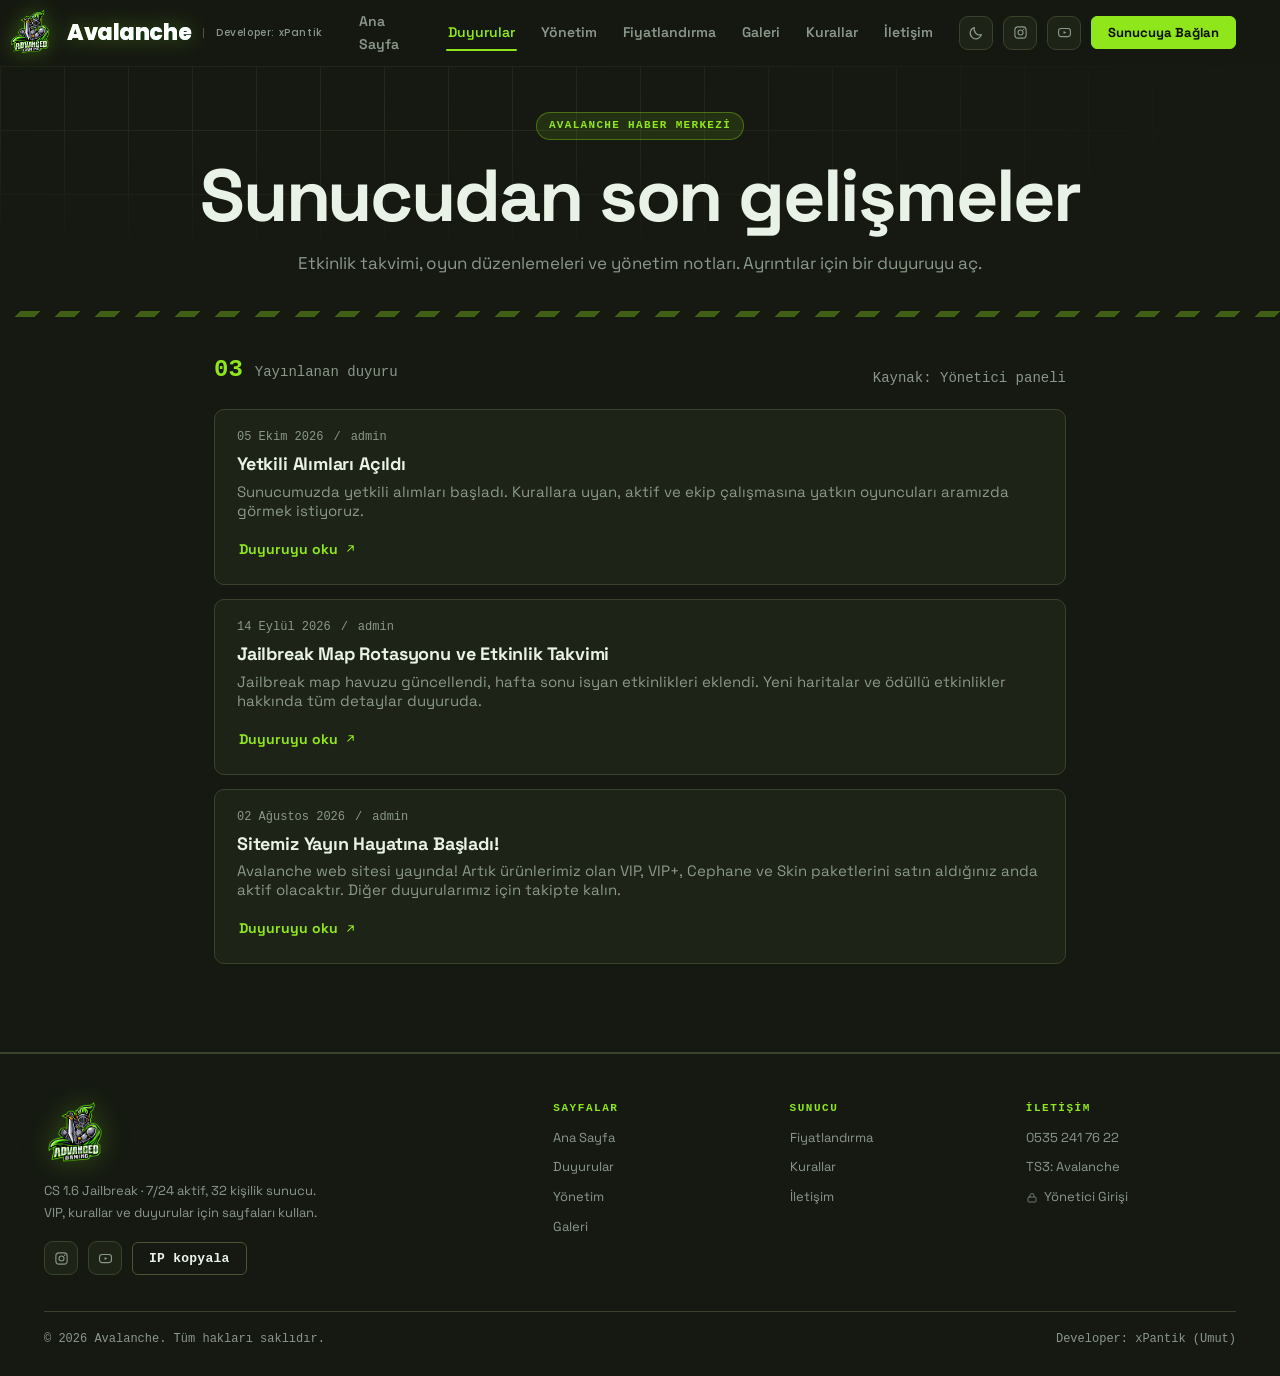
<file: duyurular.html>
<!doctype html>
<html lang="tr">
<head>
<meta charset="utf-8" />
<meta name="viewport" content="width=device-width, initial-scale=1" />
<title>Duyurular — Avalanche</title>
<meta name="description" content="Avalanche Jailbreak sunucusunun duyuruları. Yönetici hesabından paylaşılan haberler." />
<link rel="preconnect" href="https://fonts.googleapis.com" />
<link rel="preconnect" href="https://fonts.gstatic.com" crossorigin />
<link href="https://fonts.googleapis.com/css2?family=Space+Grotesk:wght@400;500;600;700&family=Inter:wght@400;500;600;700&family=Poppins:wght@500;600;700;800&display=swap" rel="stylesheet" />
<link rel="stylesheet" href="style.css" />
<link rel="icon" href="logo1.png" type="image/png" />
</head>
<body>

<header class="site-header">
  <div class="container header-inner">
    <a class="brand" href="index.html" aria-label="Avalanche ana sayfa">
      <img class="brand-logo" src="logo.png" alt="Avalanche Gaming" />
      <span class="brand-texts">
        <span class="brand-word" aria-label="Avalanche"><span>A</span><span>v</span><span>a</span><span>l</span><span>a</span><span>n</span><span>c</span><span>h</span><span>e</span></span>
        <span class="brand-dev">Developer: xPantik</span>
      </span>
    </a>
    <nav class="nav" aria-label="Ana menü">
      <a data-nav href="index.html">Ana Sayfa</a>
      <a data-nav href="duyurular.html">Duyurular</a>
      <a data-nav href="yonetim.html">Yönetim</a>
      <a data-nav href="fiyatlandirma.html">Fiyatlandırma</a>
      <a data-nav href="galeri.html">Galeri</a>
      <a data-nav href="kurallar.html">Kurallar</a>
      <a data-nav href="iletisim.html">İletişim</a>
    </nav>
    <div class="header-actions">
      <button class="icon-btn theme-toggle" type="button" aria-label="Işık moduna geç" title="Işık modu"><svg width="16" height="16" viewBox="0 0 24 24" fill="none" stroke="currentColor" stroke-width="1.8" stroke-linecap="round" stroke-linejoin="round" aria-hidden="true"><path d="M20 14.5A8.5 8.5 0 0 1 9.5 4a8.5 8.5 0 1 0 10.5 10.5z"/></svg></button>
      <a class="icon-btn social-btn" href="https://instagram.com/advclan" target="_blank" rel="noopener" aria-label="Instagram: @advclan" title="Instagram — @advclan"><svg width="15" height="15" viewBox="0 0 24 24" fill="none" stroke="currentColor" stroke-width="1.8" stroke-linecap="round" stroke-linejoin="round" aria-hidden="true"><rect x="3" y="3" width="18" height="18" rx="5"/><circle cx="12" cy="12" r="4"/><circle cx="17.2" cy="6.8" r="1.1" fill="currentColor" stroke="none"/></svg></a>
      <a class="icon-btn social-btn" href="https://youtube.com/@rweqewnickz" target="_blank" rel="noopener" aria-label="YouTube: @rweqewnickz" title="YouTube — @rweqewnickz"><svg width="15" height="15" viewBox="0 0 24 24" fill="none" stroke="currentColor" stroke-width="1.8" stroke-linecap="round" stroke-linejoin="round" aria-hidden="true"><rect x="2.5" y="5.5" width="19" height="13" rx="4"/><path d="m10.5 9.5 4.5 2.5-4.5 2.5z" fill="currentColor" stroke="none"/></svg></a>
      <a class="btn btn-primary btn-sm" href="steam://connect/95.173.173.124:27015">Sunucuya Bağlan</a>
      <button class="icon-btn menu-toggle" aria-label="Menüyü aç" aria-expanded="false">
        <svg width="18" height="18" viewBox="0 0 24 24" fill="none" stroke="currentColor" stroke-width="2"><path d="M3 6h18M3 12h18M3 18h18"/></svg>
      </button>
    </div>
  </div>
</header>
<div class="mobile-menu">
  <a data-nav href="index.html">Ana Sayfa</a>
  <a data-nav href="duyurular.html">Duyurular</a>
  <a data-nav href="yonetim.html">Yönetim</a>
  <a data-nav href="fiyatlandirma.html">Fiyatlandırma</a>
  <a data-nav href="galeri.html">Galeri</a>
  <a data-nav href="kurallar.html">Kurallar</a>
  <a data-nav href="iletisim.html">İletişim</a>
  <div class="mobile-socials">
    <a class="icon-btn social-btn" href="https://instagram.com/advclan" target="_blank" rel="noopener" aria-label="Instagram"><svg width="15" height="15" viewBox="0 0 24 24" fill="none" stroke="currentColor" stroke-width="1.8" stroke-linecap="round" stroke-linejoin="round" aria-hidden="true"><rect x="3" y="3" width="18" height="18" rx="5"/><circle cx="12" cy="12" r="4"/><circle cx="17.2" cy="6.8" r="1.1" fill="currentColor" stroke="none"/></svg></a>
    <a class="icon-btn social-btn" href="https://youtube.com/@rweqewnickz" target="_blank" rel="noopener" aria-label="YouTube"><svg width="15" height="15" viewBox="0 0 24 24" fill="none" stroke="currentColor" stroke-width="1.8" stroke-linecap="round" stroke-linejoin="round" aria-hidden="true"><rect x="2.5" y="5.5" width="19" height="13" rx="4"/><path d="m10.5 9.5 4.5 2.5-4.5 2.5z" fill="currentColor" stroke="none"/></svg></a>
    <button class="icon-btn theme-toggle" type="button" aria-label="Işık modu"><svg width="16" height="16" viewBox="0 0 24 24" fill="none" stroke="currentColor" stroke-width="1.8" stroke-linecap="round" stroke-linejoin="round" aria-hidden="true"><path d="M20 14.5A8.5 8.5 0 0 1 9.5 4a8.5 8.5 0 1 0 10.5 10.5z"/></svg></button>
  </div>
  <a class="btn btn-primary" href="steam://connect/95.173.173.124:27015">Sunucuya Bağlan</a>
</div>
<main>
  <section class="hero" style="border-bottom:0">
    <div class="hero-grid" aria-hidden="true"></div>
    <div class="container page-hero">
      <span class="badge">AVALANCHE HABER MERKEZİ</span>
      <h1 class="h1" style="margin-top:18px">Sunucudan son gelişmeler</h1>
      <p class="lead" style="margin-top:16px">Etkinlik takvimi, oyun düzenlemeleri ve yönetim notları. Ayrıntılar için bir duyuruyu aç.</p>
    </div>
  </section>
  <div class="hazard" aria-hidden="true"></div>

  <section class="section">
    <div class="container" style="max-width:900px">
      <div class="section-head" style="margin-bottom:20px">
        <div style="display:flex;align-items:baseline;gap:12px">
          <span class="count-big" id="notice-count">00</span>
          <span class="mono small muted">Yayınlanan duyuru</span>
        </div>
        <span class="mono small muted">Kaynak: Yönetici paneli</span>
      </div>
      <div class="notice-list" id="notice-list"></div>
    </div>
  </section>
</main>

<footer class="site-footer">
  <div class="container">
    <div class="footer-top">
      <div class="footer-brandblock">
        <a class="brand brand--footer" href="index.html" aria-label="Avalanche ana sayfa">
          <img class="brand-logo brand-logo--footer" src="logo.png" alt="Avalanche Gaming" />
        </a>
        <p class="footer-note">CS 1.6 Jailbreak · 7/24 aktif, 32 kişilik sunucu. VIP, kurallar ve duyurular için sayfaları kullan.</p>
        <div class="footer-socials">
          <a class="icon-btn social-btn" href="https://instagram.com/advclan" target="_blank" rel="noopener" aria-label="Instagram: @advclan" title="Instagram — @advclan"><svg width="15" height="15" viewBox="0 0 24 24" fill="none" stroke="currentColor" stroke-width="1.8" stroke-linecap="round" stroke-linejoin="round" aria-hidden="true"><rect x="3" y="3" width="18" height="18" rx="5"/><circle cx="12" cy="12" r="4"/><circle cx="17.2" cy="6.8" r="1.1" fill="currentColor" stroke="none"/></svg></a>
          <a class="icon-btn social-btn" href="https://youtube.com/@rweqewnickz" target="_blank" rel="noopener" aria-label="YouTube: @rweqewnickz" title="YouTube — @rweqewnickz"><svg width="15" height="15" viewBox="0 0 24 24" fill="none" stroke="currentColor" stroke-width="1.8" stroke-linecap="round" stroke-linejoin="round" aria-hidden="true"><rect x="2.5" y="5.5" width="19" height="13" rx="4"/><path d="m10.5 9.5 4.5 2.5-4.5 2.5z" fill="currentColor" stroke="none"/></svg></a>
          <button class="btn btn-ghost btn-sm" data-copy="95.173.173.124:27015">IP kopyala</button>
        </div>
      </div>
      <nav class="footer-cols" aria-label="Alt menü">
        <div class="footer-col">
          <h4>Sayfalar</h4>
          <a href="index.html">Ana Sayfa</a>
          <a href="duyurular.html">Duyurular</a>
          <a href="yonetim.html">Yönetim</a>
          <a href="galeri.html">Galeri</a>
        </div>
        <div class="footer-col">
          <h4>Sunucu</h4>
          <a href="fiyatlandirma.html">Fiyatlandırma</a>
          <a href="kurallar.html">Kurallar</a>
          <a href="iletisim.html">İletişim</a>

        </div>
        <div class="footer-col">
          <h4>İletişim</h4>
          <a href="tel:+905352417622">0535 241 76 22</a>
          <span class="footer-static" data-footer-ts3>TS3: Avalanche</span>
          <a href="admin.html" class="footer-admin-link"><svg width="12" height="12" viewBox="0 0 24 24" fill="none" stroke="currentColor" stroke-width="2" stroke-linecap="round" stroke-linejoin="round" aria-hidden="true"><rect x="4" y="10" width="16" height="10" rx="2"/><path d="M8 10V7a4 4 0 0 1 8 0v3"/></svg> Yönetici Girişi</a>
        </div>
      </nav>
    </div>
    <div class="footer-bottom">
      <span>© 2026 Avalanche. Tüm hakları saklıdır.</span>
      <span class="footer-credit">Developer: xPantik (Umut)</span>
    </div>
  </div>
</footer>

<!-- duyuru modalı -->
<div class="modal" id="notice-modal" role="dialog" aria-modal="true">
  <div class="modal-card">
    <div class="modal-head">
      <div>
        <div class="kicker">Avalanche Duyuru Merkezi</div>
        <h2 class="h3" style="margin-top:8px" data-m-title>Başlık</h2>
        <div class="mono small muted" style="margin-top:8px" data-m-meta>tarih</div>
      </div>
      <button class="icon-btn" data-close aria-label="Kapat">
        <svg width="16" height="16" viewBox="0 0 24 24" fill="none" stroke="currentColor" stroke-width="2"><path d="M18 6 6 18M6 6l12 12"/></svg>
      </button>
    </div>
    <div class="modal-body" data-m-body></div>
  </div>
</div>

<script src="data.js?v=2"></script>
<script src="site.js?v=2"></script>
<script>
(function () {
  const A = window.ADV;
  const list = A.notices.all().slice().sort((a, b) => (a.date < b.date ? 1 : -1));
  document.getElementById("notice-count").textContent = String(list.length).padStart(2, "0");
  const el = document.getElementById("notice-list");
  if (!list.length) {
    el.innerHTML = '<div class="card center muted">Henüz duyuru yayınlanmadı.</div>';
    return;
  }
  el.innerHTML = list
    .map(
      (n) => `<button class="notice" data-notice="${n.id}">
        <div class="notice-meta"><span>${A.dateTR(n.date)}</span><span>/</span><span>${A.esc(n.author)}</span></div>
        <h3>${A.esc(n.title)}</h3>
        <p>${A.esc(n.summary)}</p>
        <div class="more btn-link">Duyuruyu oku <svg class="ic" width="13" height="13" viewBox="0 0 24 24" fill="none" stroke="currentColor" stroke-width="2" stroke-linecap="round" stroke-linejoin="round" aria-hidden="true"><path d="M7 17 17 7M9 7h8v8"/></svg></div>
      </button>`
    )
    .join("");
})();
</script>
<script>
(function () {
  if (location.pathname.indexOf("admin") !== -1) return;
  function refreshOnce() { location.reload(); }
  document.addEventListener("adv:remote-ready", refreshOnce, { once: true });
  document.addEventListener("adv:remote-update", refreshOnce, { once: true });
})();
</script>
</body>
</html>
</file>
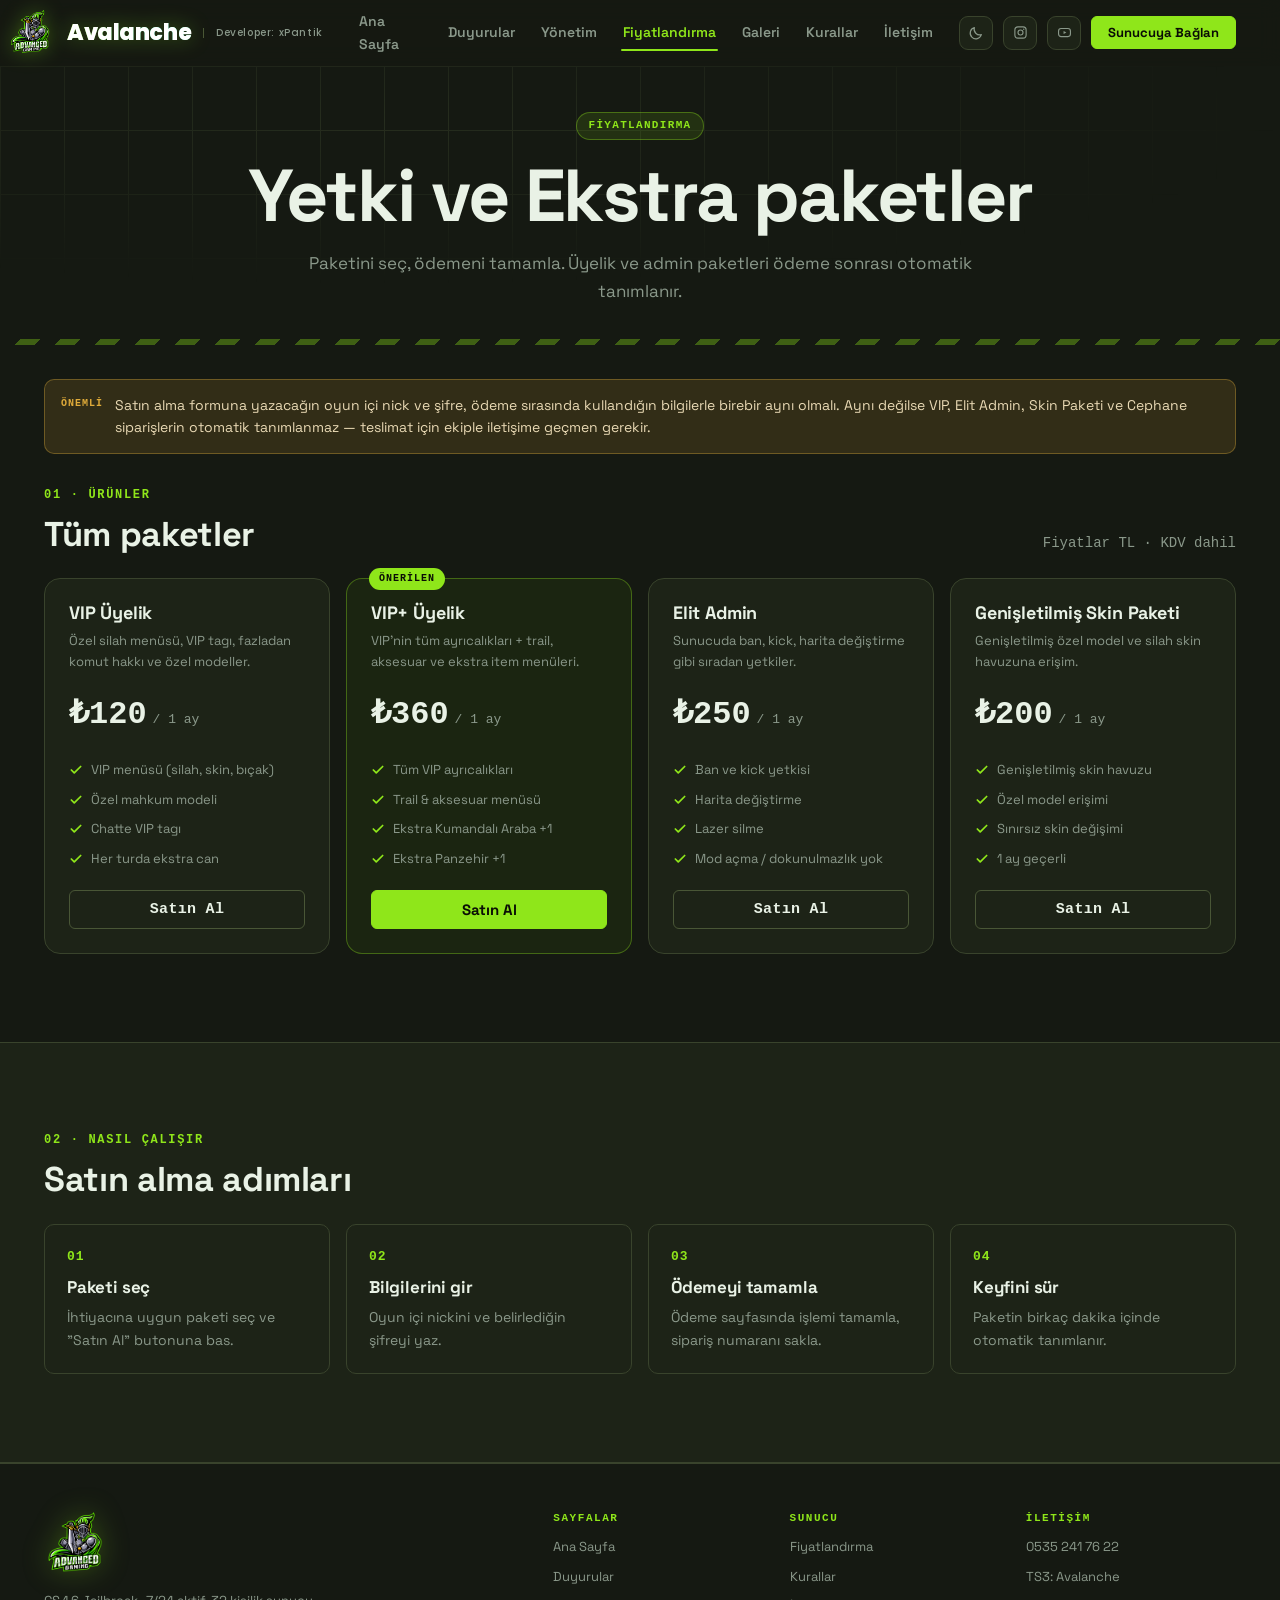
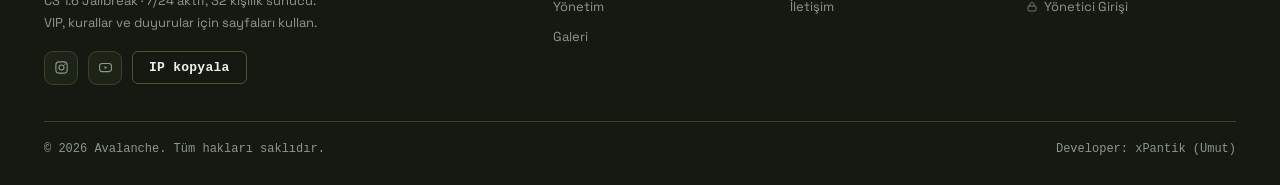
<file: fiyatlandirma.html>
<!doctype html>
<html lang="tr">
<head>
<meta charset="utf-8" />
<meta name="viewport" content="width=device-width, initial-scale=1" />
<title>Fiyatlandırma — Avalanche</title>
<meta name="description" content="Avalanche Jailbreak sunucusu VIP, VIP+, Elit Admin, Cephane ve Skin paketleri." />
<link rel="preconnect" href="https://fonts.googleapis.com" />
<link rel="preconnect" href="https://fonts.gstatic.com" crossorigin />
<link href="https://fonts.googleapis.com/css2?family=Space+Grotesk:wght@400;500;600;700&family=Inter:wght@400;500;600;700&family=Poppins:wght@500;600;700;800&display=swap" rel="stylesheet" />
<link rel="stylesheet" href="style.css" />
<link rel="icon" href="logo1.png" type="image/png" />
</head>
<body>

<header class="site-header">
  <div class="container header-inner">
    <a class="brand" href="index.html" aria-label="Avalanche ana sayfa">
      <img class="brand-logo" src="logo.png" alt="Avalanche Gaming" />
      <span class="brand-texts">
        <span class="brand-word" aria-label="Avalanche"><span>A</span><span>v</span><span>a</span><span>l</span><span>a</span><span>n</span><span>c</span><span>h</span><span>e</span></span>
        <span class="brand-dev">Developer: xPantik</span>
      </span>
    </a>
    <nav class="nav" aria-label="Ana menü">
      <a data-nav href="index.html">Ana Sayfa</a>
      <a data-nav href="duyurular.html">Duyurular</a>
      <a data-nav href="yonetim.html">Yönetim</a>
      <a data-nav href="fiyatlandirma.html">Fiyatlandırma</a>
      <a data-nav href="galeri.html">Galeri</a>
      <a data-nav href="kurallar.html">Kurallar</a>
      <a data-nav href="iletisim.html">İletişim</a>
    </nav>
    <div class="header-actions">
      <button class="icon-btn theme-toggle" type="button" aria-label="Işık moduna geç" title="Işık modu"><svg width="16" height="16" viewBox="0 0 24 24" fill="none" stroke="currentColor" stroke-width="1.8" stroke-linecap="round" stroke-linejoin="round" aria-hidden="true"><path d="M20 14.5A8.5 8.5 0 0 1 9.5 4a8.5 8.5 0 1 0 10.5 10.5z"/></svg></button>
      <a class="icon-btn social-btn" href="https://instagram.com/advclan" target="_blank" rel="noopener" aria-label="Instagram: @advclan" title="Instagram — @advclan"><svg width="15" height="15" viewBox="0 0 24 24" fill="none" stroke="currentColor" stroke-width="1.8" stroke-linecap="round" stroke-linejoin="round" aria-hidden="true"><rect x="3" y="3" width="18" height="18" rx="5"/><circle cx="12" cy="12" r="4"/><circle cx="17.2" cy="6.8" r="1.1" fill="currentColor" stroke="none"/></svg></a>
      <a class="icon-btn social-btn" href="https://youtube.com/@rweqewnickz" target="_blank" rel="noopener" aria-label="YouTube: @rweqewnickz" title="YouTube — @rweqewnickz"><svg width="15" height="15" viewBox="0 0 24 24" fill="none" stroke="currentColor" stroke-width="1.8" stroke-linecap="round" stroke-linejoin="round" aria-hidden="true"><rect x="2.5" y="5.5" width="19" height="13" rx="4"/><path d="m10.5 9.5 4.5 2.5-4.5 2.5z" fill="currentColor" stroke="none"/></svg></a>
      <a class="btn btn-primary btn-sm" href="steam://connect/95.173.173.124:27015">Sunucuya Bağlan</a>
      <button class="icon-btn menu-toggle" aria-label="Menüyü aç" aria-expanded="false">
        <svg width="18" height="18" viewBox="0 0 24 24" fill="none" stroke="currentColor" stroke-width="2"><path d="M3 6h18M3 12h18M3 18h18"/></svg>
      </button>
    </div>
  </div>
</header>
<div class="mobile-menu">
  <a data-nav href="index.html">Ana Sayfa</a>
  <a data-nav href="duyurular.html">Duyurular</a>
  <a data-nav href="yonetim.html">Yönetim</a>
  <a data-nav href="fiyatlandirma.html">Fiyatlandırma</a>
  <a data-nav href="galeri.html">Galeri</a>
  <a data-nav href="kurallar.html">Kurallar</a>
  <a data-nav href="iletisim.html">İletişim</a>
  <div class="mobile-socials">
    <a class="icon-btn social-btn" href="https://instagram.com/advclan" target="_blank" rel="noopener" aria-label="Instagram"><svg width="15" height="15" viewBox="0 0 24 24" fill="none" stroke="currentColor" stroke-width="1.8" stroke-linecap="round" stroke-linejoin="round" aria-hidden="true"><rect x="3" y="3" width="18" height="18" rx="5"/><circle cx="12" cy="12" r="4"/><circle cx="17.2" cy="6.8" r="1.1" fill="currentColor" stroke="none"/></svg></a>
    <a class="icon-btn social-btn" href="https://youtube.com/@rweqewnickz" target="_blank" rel="noopener" aria-label="YouTube"><svg width="15" height="15" viewBox="0 0 24 24" fill="none" stroke="currentColor" stroke-width="1.8" stroke-linecap="round" stroke-linejoin="round" aria-hidden="true"><rect x="2.5" y="5.5" width="19" height="13" rx="4"/><path d="m10.5 9.5 4.5 2.5-4.5 2.5z" fill="currentColor" stroke="none"/></svg></a>
    <button class="icon-btn theme-toggle" type="button" aria-label="Işık modu"><svg width="16" height="16" viewBox="0 0 24 24" fill="none" stroke="currentColor" stroke-width="1.8" stroke-linecap="round" stroke-linejoin="round" aria-hidden="true"><path d="M20 14.5A8.5 8.5 0 0 1 9.5 4a8.5 8.5 0 1 0 10.5 10.5z"/></svg></button>
  </div>
  <a class="btn btn-primary" href="steam://connect/95.173.173.124:27015">Sunucuya Bağlan</a>
</div>
<main>
  <section class="hero" style="border-bottom:0">
    <div class="hero-grid" aria-hidden="true"></div>
    <div class="container page-hero">
      <span class="badge">FİYATLANDIRMA</span>
      <h1 class="h1" style="margin-top:18px">Yetki ve Ekstra paketler</h1>
      <p class="lead" style="margin-top:16px">Paketini seç, ödemeni tamamla. Üyelik ve admin paketleri ödeme sonrası otomatik tanımlanır.</p>
    </div>
  </section>
  <div class="hazard" aria-hidden="true"></div>

  <section class="section">
    <div class="container">
      <div class="callout" style="margin-bottom:32px">
        <span class="tag">ÖNEMLİ</span>
        <div>Satın alma formuna yazacağın oyun içi nick ve şifre, ödeme sırasında kullandığın bilgilerle birebir aynı olmalı. Aynı değilse VIP, Elit Admin, Skin Paketi ve Cephane siparişlerin otomatik tanımlanmaz — teslimat için ekiple iletişime geçmen gerekir.</div>
      </div>
      <div class="section-head" style="margin-bottom:24px">
        <div>
          <div class="kicker">01 · Ürünler</div>
          <h2 class="h2">Tüm paketler</h2>
        </div>
        <span class="mono small muted">Fiyatlar TL · KDV dahil</span>
      </div>
      <div class="price-grid" id="price-grid"></div>
    </div>
  </section>

  <section class="section raised">
    <div class="container">
      <div class="section-head" style="margin-bottom:24px">
        <div>
          <div class="kicker">02 · Nasıl çalışır</div>
          <h2 class="h2">Satın alma adımları</h2>
        </div>
      </div>
      <div class="grid-4">
        <div class="card feature"><div class="feature-num">01</div><h3>Paketi seç</h3><p>İhtiyacına uygun paketi seç ve "Satın Al" butonuna bas.</p></div>
        <div class="card feature"><div class="feature-num">02</div><h3>Bilgilerini gir</h3><p>Oyun içi nickini ve belirlediğin şifreyi yaz.</p></div>
        <div class="card feature"><div class="feature-num">03</div><h3>Ödemeyi tamamla</h3><p>Ödeme sayfasında işlemi tamamla, sipariş numaranı sakla.</p></div>
        <div class="card feature"><div class="feature-num">04</div><h3>Keyfini sür</h3><p>Paketin birkaç dakika içinde otomatik tanımlanır.</p></div>
      </div>
    </div>
  </section>
</main>

<footer class="site-footer">
  <div class="container">
    <div class="footer-top">
      <div class="footer-brandblock">
        <a class="brand brand--footer" href="index.html" aria-label="Avalanche ana sayfa">
          <img class="brand-logo brand-logo--footer" src="logo.png" alt="Avalanche Gaming" />
        </a>
        <p class="footer-note">CS 1.6 Jailbreak · 7/24 aktif, 32 kişilik sunucu. VIP, kurallar ve duyurular için sayfaları kullan.</p>
        <div class="footer-socials">
          <a class="icon-btn social-btn" href="https://instagram.com/advclan" target="_blank" rel="noopener" aria-label="Instagram: @advclan" title="Instagram — @advclan"><svg width="15" height="15" viewBox="0 0 24 24" fill="none" stroke="currentColor" stroke-width="1.8" stroke-linecap="round" stroke-linejoin="round" aria-hidden="true"><rect x="3" y="3" width="18" height="18" rx="5"/><circle cx="12" cy="12" r="4"/><circle cx="17.2" cy="6.8" r="1.1" fill="currentColor" stroke="none"/></svg></a>
          <a class="icon-btn social-btn" href="https://youtube.com/@rweqewnickz" target="_blank" rel="noopener" aria-label="YouTube: @rweqewnickz" title="YouTube — @rweqewnickz"><svg width="15" height="15" viewBox="0 0 24 24" fill="none" stroke="currentColor" stroke-width="1.8" stroke-linecap="round" stroke-linejoin="round" aria-hidden="true"><rect x="2.5" y="5.5" width="19" height="13" rx="4"/><path d="m10.5 9.5 4.5 2.5-4.5 2.5z" fill="currentColor" stroke="none"/></svg></a>
          <button class="btn btn-ghost btn-sm" data-copy="95.173.173.124:27015">IP kopyala</button>
        </div>
      </div>
      <nav class="footer-cols" aria-label="Alt menü">
        <div class="footer-col">
          <h4>Sayfalar</h4>
          <a href="index.html">Ana Sayfa</a>
          <a href="duyurular.html">Duyurular</a>
          <a href="yonetim.html">Yönetim</a>
          <a href="galeri.html">Galeri</a>
        </div>
        <div class="footer-col">
          <h4>Sunucu</h4>
          <a href="fiyatlandirma.html">Fiyatlandırma</a>
          <a href="kurallar.html">Kurallar</a>
          <a href="iletisim.html">İletişim</a>

        </div>
        <div class="footer-col">
          <h4>İletişim</h4>
          <a href="tel:+905352417622">0535 241 76 22</a>
          <span class="footer-static" data-footer-ts3>TS3: Avalanche</span>
          <a href="admin.html" class="footer-admin-link"><svg width="12" height="12" viewBox="0 0 24 24" fill="none" stroke="currentColor" stroke-width="2" stroke-linecap="round" stroke-linejoin="round" aria-hidden="true"><rect x="4" y="10" width="16" height="10" rx="2"/><path d="M8 10V7a4 4 0 0 1 8 0v3"/></svg> Yönetici Girişi</a>
        </div>
      </nav>
    </div>
    <div class="footer-bottom">
      <span>© 2026 Avalanche. Tüm hakları saklıdır.</span>
      <span class="footer-credit">Developer: xPantik (Umut)</span>
    </div>
  </div>
</footer>

<script src="data.js?v=2"></script>
<script src="site.js?v=2"></script>
<script>
(function () {
  const A = window.ADV;
  const items = A.products.all();
  document.getElementById("price-grid").innerHTML = items
    .map(
      (p) => `<article class="price-card${p.featured ? " featured" : ""}">
        ${p.featured ? '<span class="tag">' + A.esc(p.tag) + "</span>" : ""}
        <h3>${A.esc(p.name)}</h3>
        <div class="desc">${A.esc(p.desc)}</div>
        <div class="price"><b>₺${A.esc(p.price)}</b><span>${A.esc(p.period)}</span></div>
        <ul>${p.features.map((f) => "<li>" + A.esc(f) + "</li>").join("")}</ul>
        <button class="btn ${p.featured ? "btn-primary" : "btn-ghost"} btn-block" data-buy="${A.esc(p.name)}">Satın Al</button>
      </article>`
    )
    .join("");

  document.querySelectorAll("[data-buy]").forEach((b) =>
    b.addEventListener("click", () => {
      A.toast("Sipariş: " + b.getAttribute("data-buy") + " — ödeme sayfası bağlanmadı (demo)");
    })
  );
})();
</script>
<script>
(function () {
  if (location.pathname.indexOf("admin") !== -1) return;
  function refreshOnce() { location.reload(); }
  document.addEventListener("adv:remote-ready", refreshOnce, { once: true });
  document.addEventListener("adv:remote-update", refreshOnce, { once: true });
})();
</script>
</body>
</html>
</file>
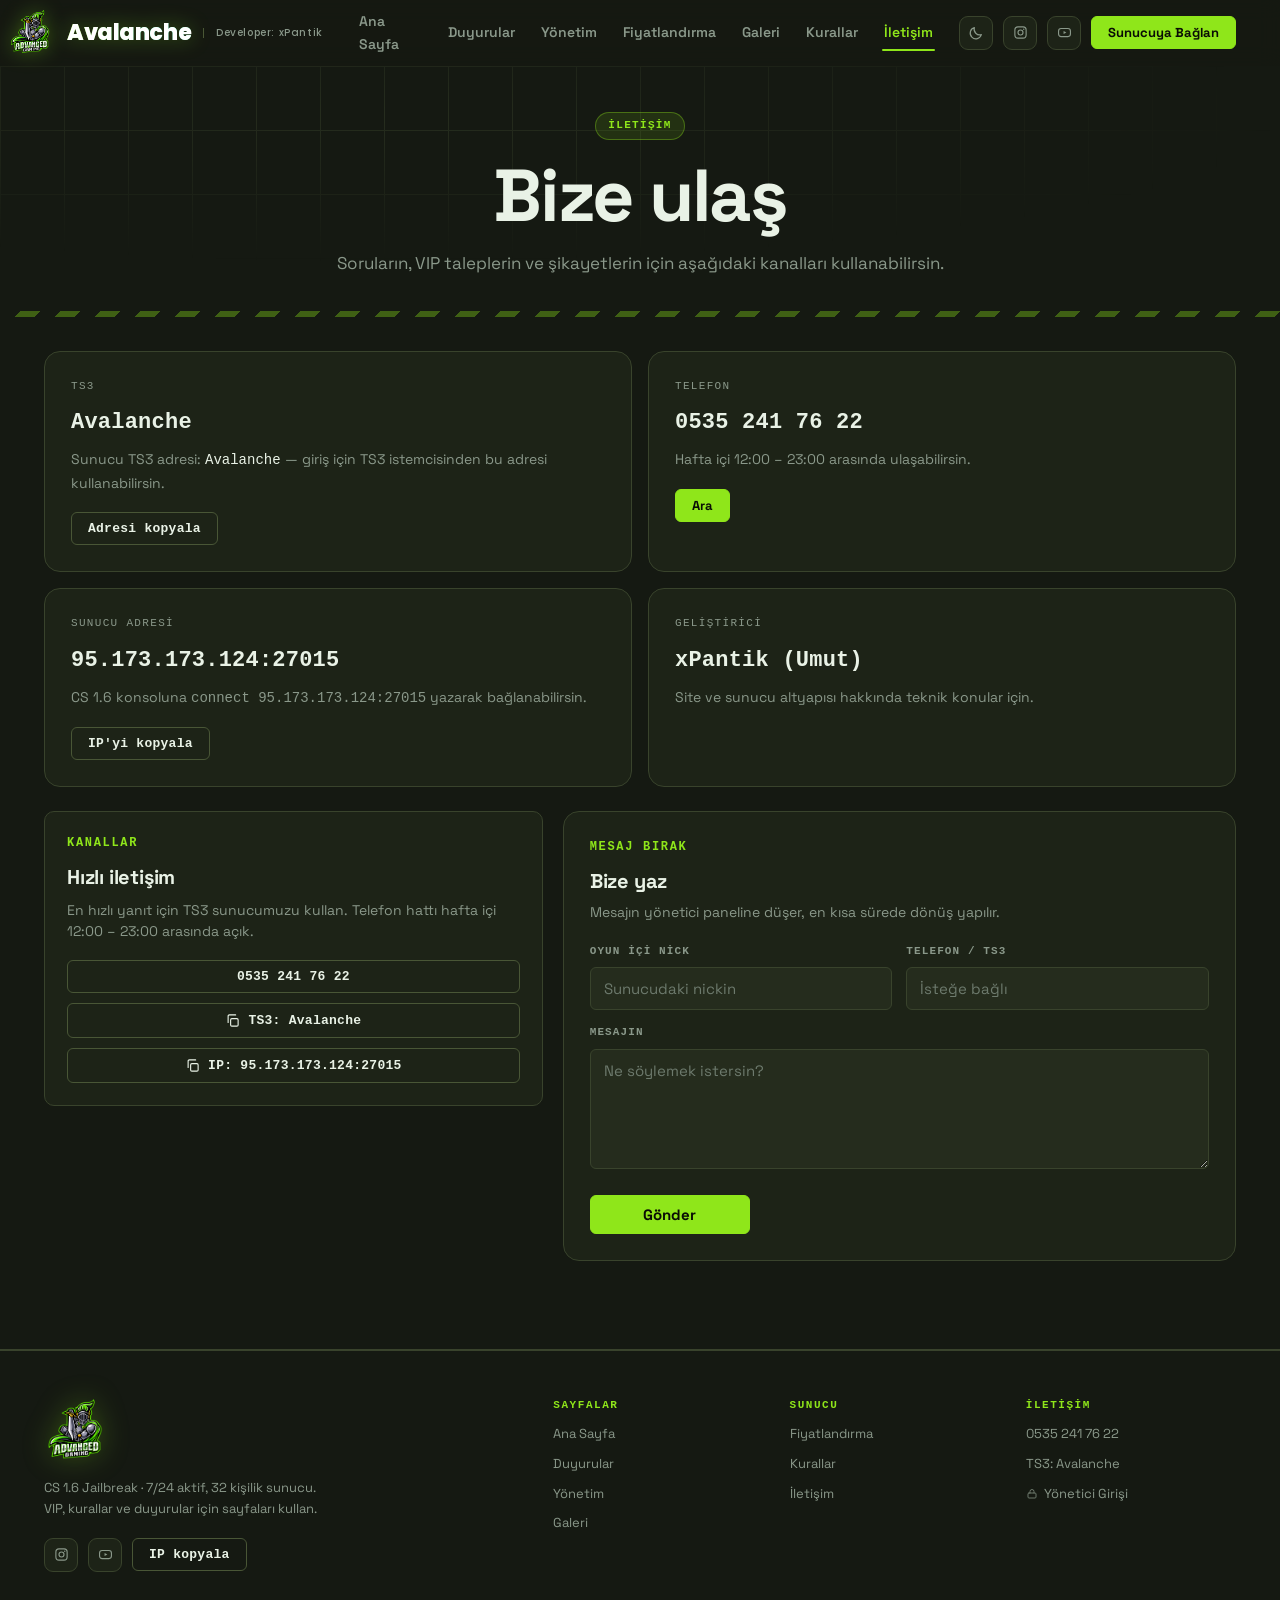
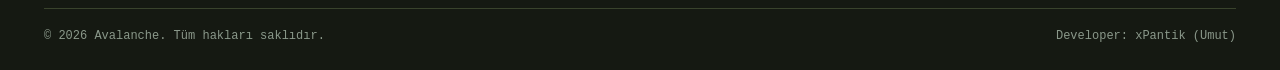
<file: iletisim.html>
<!doctype html>
<html lang="tr">
<head>
<meta charset="utf-8" />
<meta name="viewport" content="width=device-width, initial-scale=1" />
<title>İletişim — Avalanche</title>
<meta name="description" content="Avalanche Jailbreak sunucusu iletişim: TS3 — Avalanche, Telefon — 0535 241 76 22." />
<link rel="preconnect" href="https://fonts.googleapis.com" />
<link rel="preconnect" href="https://fonts.gstatic.com" crossorigin />
<link href="https://fonts.googleapis.com/css2?family=Space+Grotesk:wght@400;500;600;700&family=Inter:wght@400;500;600;700&family=Poppins:wght@500;600;700;800&display=swap" rel="stylesheet" />
<link rel="stylesheet" href="style.css" />
<link rel="icon" href="logo1.png" type="image/png" />
</head>
<body>

<header class="site-header">
  <div class="container header-inner">
    <a class="brand" href="index.html" aria-label="Avalanche ana sayfa">
      <img class="brand-logo" src="logo.png" alt="Avalanche Gaming" />
      <span class="brand-texts">
        <span class="brand-word" aria-label="Avalanche"><span>A</span><span>v</span><span>a</span><span>l</span><span>a</span><span>n</span><span>c</span><span>h</span><span>e</span></span>
        <span class="brand-dev">Developer: xPantik</span>
      </span>
    </a>
    <nav class="nav" aria-label="Ana menü">
      <a data-nav href="index.html">Ana Sayfa</a>
      <a data-nav href="duyurular.html">Duyurular</a>
      <a data-nav href="yonetim.html">Yönetim</a>
      <a data-nav href="fiyatlandirma.html">Fiyatlandırma</a>
      <a data-nav href="galeri.html">Galeri</a>
      <a data-nav href="kurallar.html">Kurallar</a>
      <a data-nav href="iletisim.html">İletişim</a>
    </nav>
    <div class="header-actions">
      <button class="icon-btn theme-toggle" type="button" aria-label="Işık moduna geç" title="Işık modu"><svg width="16" height="16" viewBox="0 0 24 24" fill="none" stroke="currentColor" stroke-width="1.8" stroke-linecap="round" stroke-linejoin="round" aria-hidden="true"><path d="M20 14.5A8.5 8.5 0 0 1 9.5 4a8.5 8.5 0 1 0 10.5 10.5z"/></svg></button>
      <a class="icon-btn social-btn" href="https://instagram.com/advclan" target="_blank" rel="noopener" aria-label="Instagram: @advclan" title="Instagram — @advclan"><svg width="15" height="15" viewBox="0 0 24 24" fill="none" stroke="currentColor" stroke-width="1.8" stroke-linecap="round" stroke-linejoin="round" aria-hidden="true"><rect x="3" y="3" width="18" height="18" rx="5"/><circle cx="12" cy="12" r="4"/><circle cx="17.2" cy="6.8" r="1.1" fill="currentColor" stroke="none"/></svg></a>
      <a class="icon-btn social-btn" href="https://youtube.com/@rweqewnickz" target="_blank" rel="noopener" aria-label="YouTube: @rweqewnickz" title="YouTube — @rweqewnickz"><svg width="15" height="15" viewBox="0 0 24 24" fill="none" stroke="currentColor" stroke-width="1.8" stroke-linecap="round" stroke-linejoin="round" aria-hidden="true"><rect x="2.5" y="5.5" width="19" height="13" rx="4"/><path d="m10.5 9.5 4.5 2.5-4.5 2.5z" fill="currentColor" stroke="none"/></svg></a>
      <a class="btn btn-primary btn-sm" href="steam://connect/95.173.173.124:27015">Sunucuya Bağlan</a>
      <button class="icon-btn menu-toggle" aria-label="Menüyü aç" aria-expanded="false">
        <svg width="18" height="18" viewBox="0 0 24 24" fill="none" stroke="currentColor" stroke-width="2"><path d="M3 6h18M3 12h18M3 18h18"/></svg>
      </button>
    </div>
  </div>
</header>
<div class="mobile-menu">
  <a data-nav href="index.html">Ana Sayfa</a>
  <a data-nav href="duyurular.html">Duyurular</a>
  <a data-nav href="yonetim.html">Yönetim</a>
  <a data-nav href="fiyatlandirma.html">Fiyatlandırma</a>
  <a data-nav href="galeri.html">Galeri</a>
  <a data-nav href="kurallar.html">Kurallar</a>
  <a data-nav href="iletisim.html">İletişim</a>
  <div class="mobile-socials">
    <a class="icon-btn social-btn" href="https://instagram.com/advclan" target="_blank" rel="noopener" aria-label="Instagram"><svg width="15" height="15" viewBox="0 0 24 24" fill="none" stroke="currentColor" stroke-width="1.8" stroke-linecap="round" stroke-linejoin="round" aria-hidden="true"><rect x="3" y="3" width="18" height="18" rx="5"/><circle cx="12" cy="12" r="4"/><circle cx="17.2" cy="6.8" r="1.1" fill="currentColor" stroke="none"/></svg></a>
    <a class="icon-btn social-btn" href="https://youtube.com/@rweqewnickz" target="_blank" rel="noopener" aria-label="YouTube"><svg width="15" height="15" viewBox="0 0 24 24" fill="none" stroke="currentColor" stroke-width="1.8" stroke-linecap="round" stroke-linejoin="round" aria-hidden="true"><rect x="2.5" y="5.5" width="19" height="13" rx="4"/><path d="m10.5 9.5 4.5 2.5-4.5 2.5z" fill="currentColor" stroke="none"/></svg></a>
    <button class="icon-btn theme-toggle" type="button" aria-label="Işık modu"><svg width="16" height="16" viewBox="0 0 24 24" fill="none" stroke="currentColor" stroke-width="1.8" stroke-linecap="round" stroke-linejoin="round" aria-hidden="true"><path d="M20 14.5A8.5 8.5 0 0 1 9.5 4a8.5 8.5 0 1 0 10.5 10.5z"/></svg></button>
  </div>
  <a class="btn btn-primary" href="steam://connect/95.173.173.124:27015">Sunucuya Bağlan</a>
</div>
<main>
  <section class="hero" style="border-bottom:0">
    <div class="hero-grid" aria-hidden="true"></div>
    <div class="container page-hero">
      <span class="badge">İLETİŞİM</span>
      <h1 class="h1" style="margin-top:18px">Bize ulaş</h1>
      <p class="lead" style="margin-top:16px">Soruların, VIP taleplerin ve şikayetlerin için aşağıdaki kanalları kullanabilirsin.</p>
    </div>
  </section>
  <div class="hazard" aria-hidden="true"></div>

  <section class="section">
    <div class="container">
      <div class="contact-grid">
        <div class="contact-card">
          <div class="label">TS3</div>
          <div class="big">Avalanche</div>
          <p>Sunucu TS3 adresi: <span class="mono" style="color:var(--ink)">Avalanche</span> — giriş için TS3 istemcisinden bu adresi kullanabilirsin.</p>
          <button class="btn btn-ghost btn-sm" data-copy="Avalanche">Adresi kopyala</button>
        </div>
        <div class="contact-card">
          <div class="label">Telefon</div>
          <div class="big">0535 241 76 22</div>
          <p>Hafta içi 12:00 – 23:00 arasında ulaşabilirsin.</p>
          <a class="btn btn-primary btn-sm" href="tel:+905352417622">Ara</a>
        </div>
      </div>

      <div class="grid-2" style="margin-top:16px">
        <div class="contact-card">
          <div class="label">Sunucu Adresi</div>
          <div class="big">95.173.173.124:27015</div>
          <p>CS 1.6 konsoluna <span class="mono">connect 95.173.173.124:27015</span> yazarak bağlanabilirsin.</p>
          <button class="btn btn-ghost btn-sm" data-copy="95.173.173.124:27015">IP'yi kopyala</button>
        </div>
        <div class="contact-card">
          <div class="label">Geliştirici</div>
          <div class="big">xPantik (Umut)</div>
          <p>Site ve sunucu altyapısı hakkında teknik konular için.</p>
        </div>
      </div>

      <div class="contact-layout" style="margin-top:24px">
        <div class="card">
          <div class="kicker">Kanallar</div>
          <h2 class="h3" style="margin-top:10px">Hızlı iletişim</h2>
          <p class="small muted" style="margin-top:10px">En hızlı yanıt için TS3 sunucumuzu kullan. Telefon hattı hafta içi 12:00 – 23:00 arasında açık.</p>
          <div style="margin-top:18px;display:flex;flex-direction:column;gap:10px">
            <a class="btn btn-ghost btn-sm btn-block" href="tel:+905352417622">
              <svg class="ic" width="15" height="15" viewBox="0 0 24 24" fill="none" stroke="currentColor" stroke-width="1.8" stroke-linecap="round" stroke-linejoin="round" aria-hidden="true"><path d="M6.5 3h3l1.5 4-2 1.5a12 12 0 0 0 5.5 5.5L16 12l4 1.5v3a2 2 0 0 1-2.2 2A16 16 0 0 1 4.5 5.2 2 2 0 0 1 6.5 3z"/></svg>
              0535 241 76 22
            </a>
            <button class="btn btn-ghost btn-sm btn-block" data-copy="Avalanche">
              <svg class="ic" width="15" height="15" viewBox="0 0 24 24" fill="none" stroke="currentColor" stroke-width="1.8" stroke-linecap="round" stroke-linejoin="round" aria-hidden="true"><rect x="9" y="9" width="12" height="12" rx="2"/><path d="M5 15V5a2 2 0 0 1 2-2h10"/></svg>
              TS3: Avalanche
            </button>
            <button class="btn btn-ghost btn-sm btn-block" data-copy="95.173.173.124:27015">
              <svg class="ic" width="15" height="15" viewBox="0 0 24 24" fill="none" stroke="currentColor" stroke-width="1.8" stroke-linecap="round" stroke-linejoin="round" aria-hidden="true"><rect x="9" y="9" width="12" height="12" rx="2"/><path d="M5 15V5a2 2 0 0 1 2-2h10"/></svg>
              IP: 95.173.173.124:27015
            </button>
          </div>
        </div>
        <div class="contact-form-card">
          <div class="kicker">Mesaj bırak</div>
          <h2 class="h3" style="margin-top:10px">Bize yaz</h2>
          <p class="small muted" style="margin-top:8px;margin-bottom:20px">Mesajın yönetici paneline düşer, en kısa sürede dönüş yapılır.</p>
          <form id="contact-form">
            <div class="grid-2" style="gap:14px">
              <div class="field"><label for="c-nick">Oyun içi nick</label><input class="input" id="c-nick" required placeholder="Sunucudaki nickin" /></div>
              <div class="field"><label for="c-tel">Telefon / TS3</label><input class="input" id="c-tel" placeholder="İsteğe bağlı" /></div>
            </div>
            <div class="field"><label for="c-msg">Mesajın</label><textarea class="textarea" id="c-msg" required placeholder="Ne söylemek istersin?"></textarea></div>
            <div class="form-submit">
              <button class="btn btn-primary" type="submit">Gönder</button>
            </div>
          </form>
        </div>
      </div>
    </div>
  </section>
</main>

<footer class="site-footer">
  <div class="container">
    <div class="footer-top">
      <div class="footer-brandblock">
        <a class="brand brand--footer" href="index.html" aria-label="Avalanche ana sayfa">
          <img class="brand-logo brand-logo--footer" src="logo.png" alt="Avalanche Gaming" />
        </a>
        <p class="footer-note">CS 1.6 Jailbreak · 7/24 aktif, 32 kişilik sunucu. VIP, kurallar ve duyurular için sayfaları kullan.</p>
        <div class="footer-socials">
          <a class="icon-btn social-btn" href="https://instagram.com/advclan" target="_blank" rel="noopener" aria-label="Instagram: @advclan" title="Instagram — @advclan"><svg width="15" height="15" viewBox="0 0 24 24" fill="none" stroke="currentColor" stroke-width="1.8" stroke-linecap="round" stroke-linejoin="round" aria-hidden="true"><rect x="3" y="3" width="18" height="18" rx="5"/><circle cx="12" cy="12" r="4"/><circle cx="17.2" cy="6.8" r="1.1" fill="currentColor" stroke="none"/></svg></a>
          <a class="icon-btn social-btn" href="https://youtube.com/@rweqewnickz" target="_blank" rel="noopener" aria-label="YouTube: @rweqewnickz" title="YouTube — @rweqewnickz"><svg width="15" height="15" viewBox="0 0 24 24" fill="none" stroke="currentColor" stroke-width="1.8" stroke-linecap="round" stroke-linejoin="round" aria-hidden="true"><rect x="2.5" y="5.5" width="19" height="13" rx="4"/><path d="m10.5 9.5 4.5 2.5-4.5 2.5z" fill="currentColor" stroke="none"/></svg></a>
          <button class="btn btn-ghost btn-sm" data-copy="95.173.173.124:27015">IP kopyala</button>
        </div>
      </div>
      <nav class="footer-cols" aria-label="Alt menü">
        <div class="footer-col">
          <h4>Sayfalar</h4>
          <a href="index.html">Ana Sayfa</a>
          <a href="duyurular.html">Duyurular</a>
          <a href="yonetim.html">Yönetim</a>
          <a href="galeri.html">Galeri</a>
        </div>
        <div class="footer-col">
          <h4>Sunucu</h4>
          <a href="fiyatlandirma.html">Fiyatlandırma</a>
          <a href="kurallar.html">Kurallar</a>
          <a href="iletisim.html">İletişim</a>

        </div>
        <div class="footer-col">
          <h4>İletişim</h4>
          <a href="tel:+905352417622">0535 241 76 22</a>
          <span class="footer-static" data-footer-ts3>TS3: Avalanche</span>
          <a href="admin.html" class="footer-admin-link"><svg width="12" height="12" viewBox="0 0 24 24" fill="none" stroke="currentColor" stroke-width="2" stroke-linecap="round" stroke-linejoin="round" aria-hidden="true"><rect x="4" y="10" width="16" height="10" rx="2"/><path d="M8 10V7a4 4 0 0 1 8 0v3"/></svg> Yönetici Girişi</a>
        </div>
      </nav>
    </div>
    <div class="footer-bottom">
      <span>© 2026 Avalanche. Tüm hakları saklıdır.</span>
      <span class="footer-credit">Developer: xPantik (Umut)</span>
    </div>
  </div>
</footer>

<script src="data.js?v=2"></script>
<script src="site.js?v=2"></script>
<script>
(function () {
  const A = window.ADV;
  document.getElementById("contact-form").addEventListener("submit", (e) => {
    e.preventDefault();
    A.messages.add({
      id: Date.now(),
      nick: document.getElementById("c-nick").value.trim(),
      contact: document.getElementById("c-tel").value.trim(),
      body: document.getElementById("c-msg").value.trim(),
      date: new Date().toISOString(),
      at: new Date().toISOString(),
      ip: "ziyaretçi cihazı",
      location: "tarayıcıdan alınamıyor",
      agent: navigator.userAgent,
    });
    e.target.reset();
    A.toast("Mesajın gönderildi. Teşekkürler!");
  });
})();
</script>
<script>
(function () {
  if (location.pathname.indexOf("admin") !== -1) return;
  function refreshOnce() { location.reload(); }
  document.addEventListener("adv:remote-ready", refreshOnce, { once: true });
  document.addEventListener("adv:remote-update", refreshOnce, { once: true });
})();
</script>
</body>
</html>
</file>
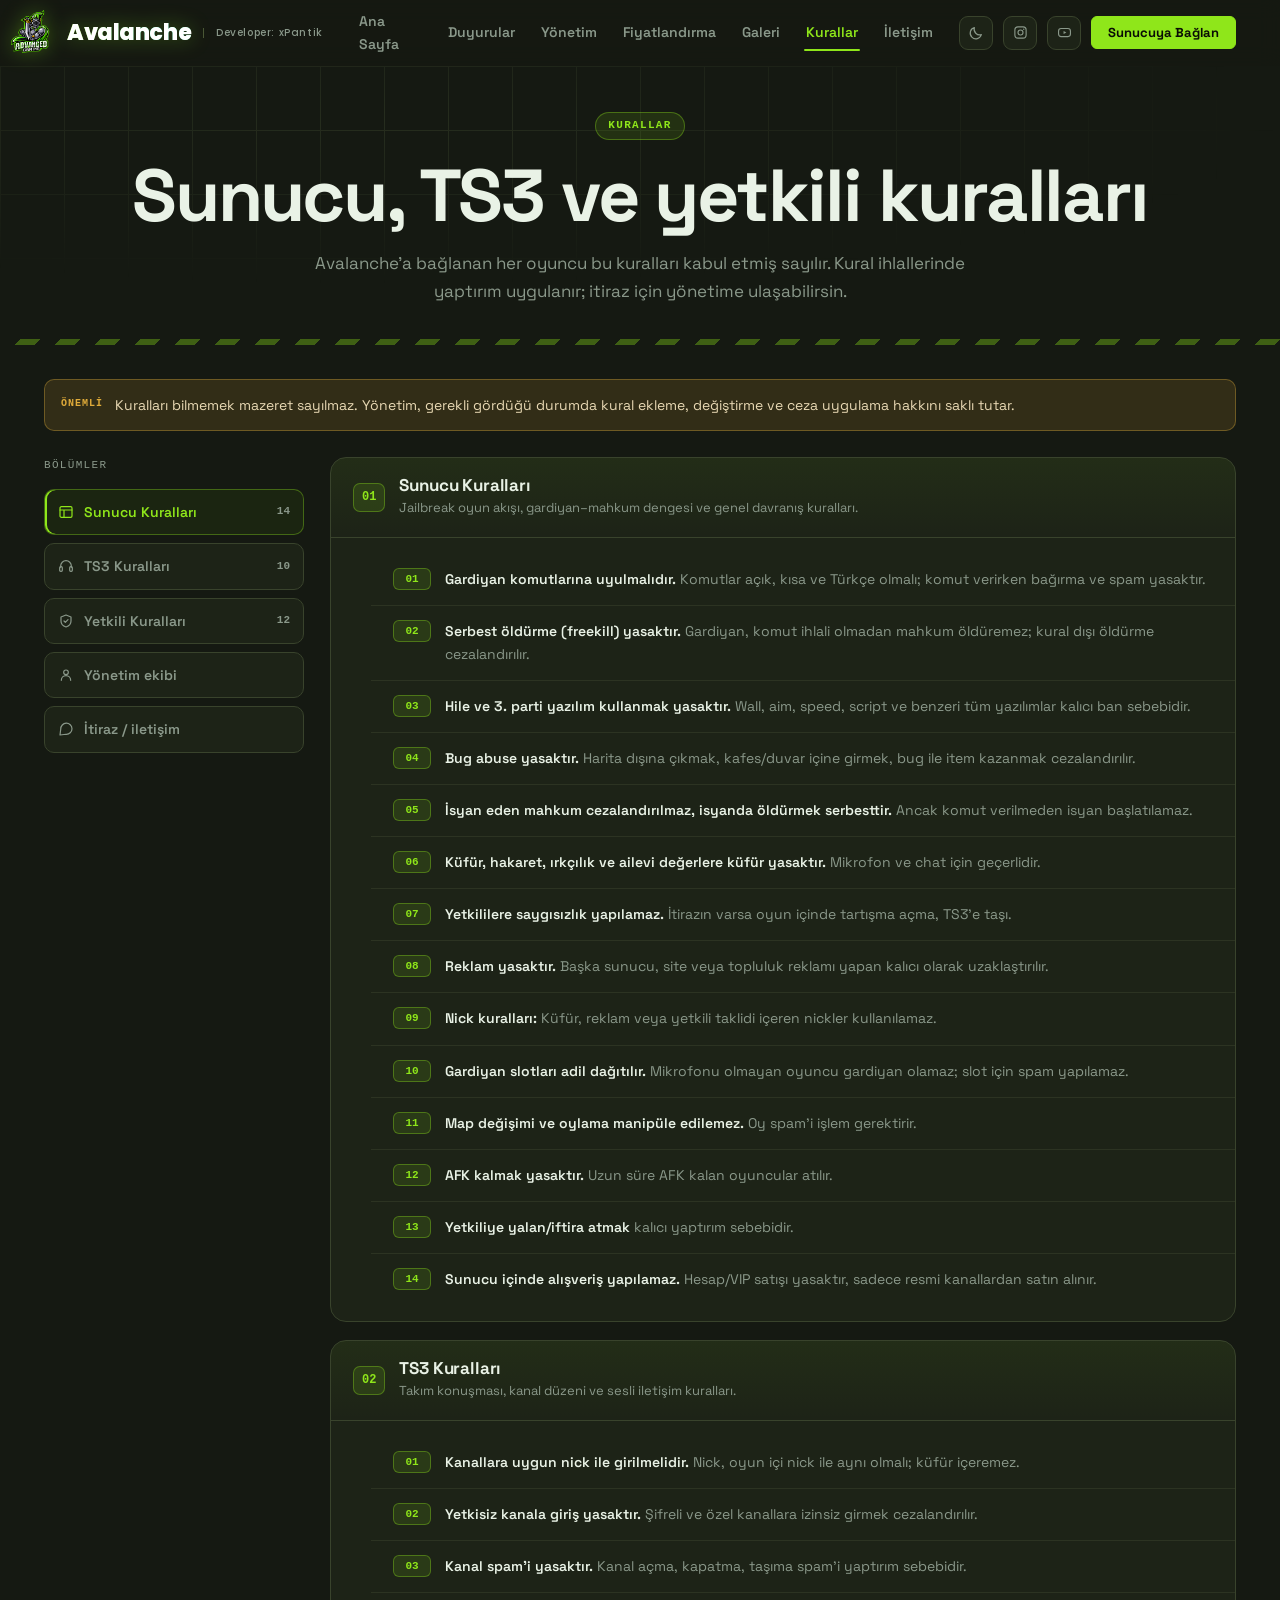
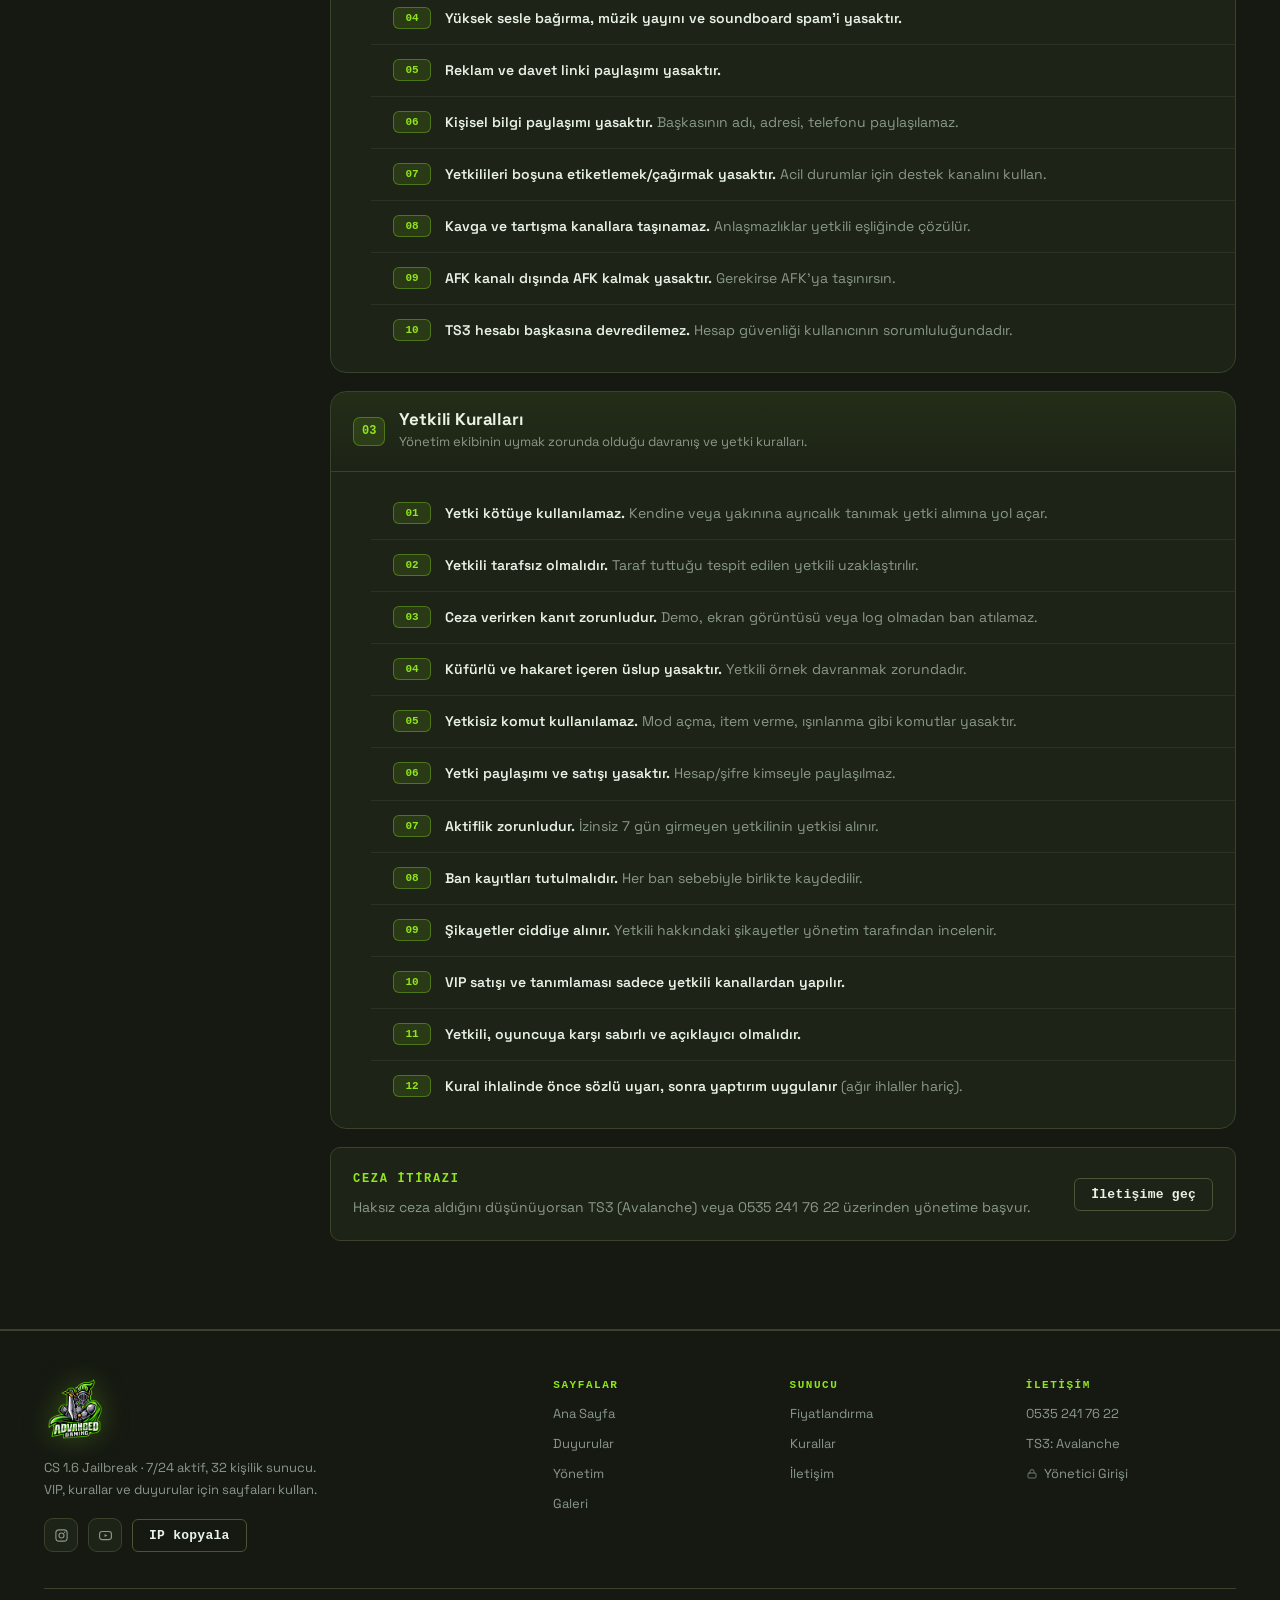
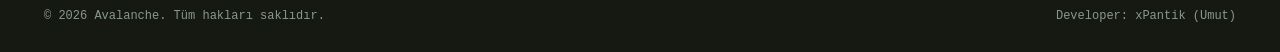
<file: kurallar.html>
<!doctype html>
<html lang="tr">
<head>
<meta charset="utf-8" />
<meta name="viewport" content="width=device-width, initial-scale=1" />
<title>Kurallar — Avalanche</title>
<meta name="description" content="Avalanche Jailbreak sunucu kuralları, TS3 kuralları ve yetkili kuralları." />
<link rel="preconnect" href="https://fonts.googleapis.com" />
<link rel="preconnect" href="https://fonts.gstatic.com" crossorigin />
<link href="https://fonts.googleapis.com/css2?family=Space+Grotesk:wght@400;500;600;700&family=Inter:wght@400;500;600;700&family=Poppins:wght@500;600;700;800&display=swap" rel="stylesheet" />
<link rel="stylesheet" href="style.css" />
<link rel="icon" href="logo1.png" type="image/png" />
</head>
<body>

<header class="site-header">
  <div class="container header-inner">
    <a class="brand" href="index.html" aria-label="Avalanche ana sayfa">
      <img class="brand-logo" src="logo.png" alt="Avalanche Gaming" />
      <span class="brand-texts">
        <span class="brand-word" aria-label="Avalanche"><span>A</span><span>v</span><span>a</span><span>l</span><span>a</span><span>n</span><span>c</span><span>h</span><span>e</span></span>
        <span class="brand-dev">Developer: xPantik</span>
      </span>
    </a>
    <nav class="nav" aria-label="Ana menü">
      <a data-nav href="index.html">Ana Sayfa</a>
      <a data-nav href="duyurular.html">Duyurular</a>
      <a data-nav href="yonetim.html">Yönetim</a>
      <a data-nav href="fiyatlandirma.html">Fiyatlandırma</a>
      <a data-nav href="galeri.html">Galeri</a>
      <a data-nav href="kurallar.html">Kurallar</a>
      <a data-nav href="iletisim.html">İletişim</a>
    </nav>
    <div class="header-actions">
      <button class="icon-btn theme-toggle" type="button" aria-label="Işık moduna geç" title="Işık modu"><svg width="16" height="16" viewBox="0 0 24 24" fill="none" stroke="currentColor" stroke-width="1.8" stroke-linecap="round" stroke-linejoin="round" aria-hidden="true"><path d="M20 14.5A8.5 8.5 0 0 1 9.5 4a8.5 8.5 0 1 0 10.5 10.5z"/></svg></button>
      <a class="icon-btn social-btn" href="https://instagram.com/advclan" target="_blank" rel="noopener" aria-label="Instagram: @advclan" title="Instagram — @advclan"><svg width="15" height="15" viewBox="0 0 24 24" fill="none" stroke="currentColor" stroke-width="1.8" stroke-linecap="round" stroke-linejoin="round" aria-hidden="true"><rect x="3" y="3" width="18" height="18" rx="5"/><circle cx="12" cy="12" r="4"/><circle cx="17.2" cy="6.8" r="1.1" fill="currentColor" stroke="none"/></svg></a>
      <a class="icon-btn social-btn" href="https://youtube.com/@rweqewnickz" target="_blank" rel="noopener" aria-label="YouTube: @rweqewnickz" title="YouTube — @rweqewnickz"><svg width="15" height="15" viewBox="0 0 24 24" fill="none" stroke="currentColor" stroke-width="1.8" stroke-linecap="round" stroke-linejoin="round" aria-hidden="true"><rect x="2.5" y="5.5" width="19" height="13" rx="4"/><path d="m10.5 9.5 4.5 2.5-4.5 2.5z" fill="currentColor" stroke="none"/></svg></a>
      <a class="btn btn-primary btn-sm" href="steam://connect/95.173.173.124:27015">Sunucuya Bağlan</a>
      <button class="icon-btn menu-toggle" aria-label="Menüyü aç" aria-expanded="false">
        <svg width="18" height="18" viewBox="0 0 24 24" fill="none" stroke="currentColor" stroke-width="2"><path d="M3 6h18M3 12h18M3 18h18"/></svg>
      </button>
    </div>
  </div>
</header>
<div class="mobile-menu">
  <a data-nav href="index.html">Ana Sayfa</a>
  <a data-nav href="duyurular.html">Duyurular</a>
  <a data-nav href="yonetim.html">Yönetim</a>
  <a data-nav href="fiyatlandirma.html">Fiyatlandırma</a>
  <a data-nav href="galeri.html">Galeri</a>
  <a data-nav href="kurallar.html">Kurallar</a>
  <a data-nav href="iletisim.html">İletişim</a>
  <div class="mobile-socials">
    <a class="icon-btn social-btn" href="https://instagram.com/advclan" target="_blank" rel="noopener" aria-label="Instagram"><svg width="15" height="15" viewBox="0 0 24 24" fill="none" stroke="currentColor" stroke-width="1.8" stroke-linecap="round" stroke-linejoin="round" aria-hidden="true"><rect x="3" y="3" width="18" height="18" rx="5"/><circle cx="12" cy="12" r="4"/><circle cx="17.2" cy="6.8" r="1.1" fill="currentColor" stroke="none"/></svg></a>
    <a class="icon-btn social-btn" href="https://youtube.com/@rweqewnickz" target="_blank" rel="noopener" aria-label="YouTube"><svg width="15" height="15" viewBox="0 0 24 24" fill="none" stroke="currentColor" stroke-width="1.8" stroke-linecap="round" stroke-linejoin="round" aria-hidden="true"><rect x="2.5" y="5.5" width="19" height="13" rx="4"/><path d="m10.5 9.5 4.5 2.5-4.5 2.5z" fill="currentColor" stroke="none"/></svg></a>
    <button class="icon-btn theme-toggle" type="button" aria-label="Işık modu"><svg width="16" height="16" viewBox="0 0 24 24" fill="none" stroke="currentColor" stroke-width="1.8" stroke-linecap="round" stroke-linejoin="round" aria-hidden="true"><path d="M20 14.5A8.5 8.5 0 0 1 9.5 4a8.5 8.5 0 1 0 10.5 10.5z"/></svg></button>
  </div>
  <a class="btn btn-primary" href="steam://connect/95.173.173.124:27015">Sunucuya Bağlan</a>
</div>
<main>
  <section class="hero" style="border-bottom:0">
    <div class="hero-grid" aria-hidden="true"></div>
    <div class="container page-hero">
      <span class="badge">KURALLAR</span>
      <h1 class="h1" style="margin-top:18px">Sunucu, TS3 ve yetkili kuralları</h1>
      <p class="lead" style="margin-top:16px">Avalanche'a bağlanan her oyuncu bu kuralları kabul etmiş sayılır. Kural ihlallerinde yaptırım uygulanır; itiraz için yönetime ulaşabilirsin.</p>
    </div>
  </section>
  <div class="hazard" aria-hidden="true"></div>

  <section class="section">
    <div class="container">
      <div class="callout" style="margin-bottom:26px">
        <span class="tag">ÖNEMLİ</span>
        <div>Kuralları bilmemek mazeret sayılmaz. Yönetim, gerekli gördüğü durumda kural ekleme, değiştirme ve ceza uygulama hakkını saklı tutar.</div>
      </div>

      <div class="rules-layout">
        <!-- SIDE NAV -->
        <aside class="rules-side">
          <div class="side-title">Bölümler</div>
          <a href="#sunucu" class="active">
            <svg viewBox="0 0 24 24" fill="none" stroke="currentColor" stroke-width="1.8" stroke-linecap="round" stroke-linejoin="round"><rect x="3" y="4" width="18" height="16" rx="2"/><path d="M3 9h18M9 9v11"/></svg>
            Sunucu Kuralları <span class="count">14</span>
          </a>
          <a href="#ts3">
            <svg viewBox="0 0 24 24" fill="none" stroke="currentColor" stroke-width="1.8" stroke-linecap="round" stroke-linejoin="round"><path d="M4 14v-2a8 8 0 0 1 16 0v2"/><rect x="2.5" y="13" width="4" height="7" rx="1.6"/><rect x="17.5" y="13" width="4" height="7" rx="1.6"/></svg>
            TS3 Kuralları <span class="count">10</span>
          </a>
          <a href="#yetkili">
            <svg viewBox="0 0 24 24" fill="none" stroke="currentColor" stroke-width="1.8" stroke-linecap="round" stroke-linejoin="round"><path d="M12 3 4.5 6v6c0 4.4 3.2 7.7 7.5 9 4.3-1.3 7.5-4.6 7.5-9V6L12 3z"/><path d="m9 12 2 2 4-4"/></svg>
            Yetkili Kuralları <span class="count">12</span>
          </a>
          <a href="yonetim.html">
            <svg viewBox="0 0 24 24" fill="none" stroke="currentColor" stroke-width="1.8" stroke-linecap="round" stroke-linejoin="round"><circle cx="12" cy="8" r="3.5"/><path d="M5 20a7 7 0 0 1 14 0"/></svg>
            Yönetim ekibi
          </a>
          <a href="iletisim.html">
            <svg viewBox="0 0 24 24" fill="none" stroke="currentColor" stroke-width="1.8" stroke-linecap="round" stroke-linejoin="round"><path d="M21 11.5a8.4 8.4 0 0 1-9 8.4L3 21l1.1-9A8.4 8.4 0 1 1 21 11.5z"/></svg>
            İtiraz / iletişim
          </a>
        </aside>

        <!-- KURALLAR -->
        <div>
          <section class="rule-block" id="sunucu">
            <div class="rule-block-head">
              <span class="num">01</span>
              <div>
                <h3>Sunucu Kuralları</h3>
                <p>Jailbreak oyun akışı, gardiyan–mahkum dengesi ve genel davranış kuralları.</p>
              </div>
            </div>
            <ol class="rule-list">
              <li><span><strong>Gardiyan komutlarına uyulmalıdır.</strong> Komutlar açık, kısa ve Türkçe olmalı; komut verirken bağırma ve spam yasaktır.</span></li>
              <li><span><strong>Serbest öldürme (freekill) yasaktır.</strong> Gardiyan, komut ihlali olmadan mahkum öldüremez; kural dışı öldürme cezalandırılır.</span></li>
              <li><span><strong>Hile ve 3. parti yazılım kullanmak yasaktır.</strong> Wall, aim, speed, script ve benzeri tüm yazılımlar kalıcı ban sebebidir.</span></li>
              <li><span><strong>Bug abuse yasaktır.</strong> Harita dışına çıkmak, kafes/duvar içine girmek, bug ile item kazanmak cezalandırılır.</span></li>
              <li><span><strong>İsyan eden mahkum cezalandırılmaz, isyanda öldürmek serbesttir.</strong> Ancak komut verilmeden isyan başlatılamaz.</span></li>
              <li><span><strong>Küfür, hakaret, ırkçılık ve ailevi değerlere küfür yasaktır.</strong> Mikrofon ve chat için geçerlidir.</span></li>
              <li><span><strong>Yetkililere saygısızlık yapılamaz.</strong> İtirazın varsa oyun içinde tartışma açma, TS3'e taşı.</span></li>
              <li><span><strong>Reklam yasaktır.</strong> Başka sunucu, site veya topluluk reklamı yapan kalıcı olarak uzaklaştırılır.</span></li>
              <li><span><strong>Nick kuralları:</strong> Küfür, reklam veya yetkili taklidi içeren nickler kullanılamaz.</span></li>
              <li><span><strong>Gardiyan slotları adil dağıtılır.</strong> Mikrofonu olmayan oyuncu gardiyan olamaz; slot için spam yapılamaz.</span></li>
              <li><span><strong>Map değişimi ve oylama manipüle edilemez.</strong> Oy spam'i işlem gerektirir.</span></li>
              <li><span><strong>AFK kalmak yasaktır.</strong> Uzun süre AFK kalan oyuncular atılır.</span></li>
              <li><span><strong>Yetkiliye yalan/iftira atmak</strong> kalıcı yaptırım sebebidir.</span></li>
              <li><span><strong>Sunucu içinde alışveriş yapılamaz.</strong> Hesap/VIP satışı yasaktır, sadece resmi kanallardan satın alınır.</span></li>
            </ol>
          </section>

          <section class="rule-block" id="ts3">
            <div class="rule-block-head">
              <span class="num">02</span>
              <div>
                <h3>TS3 Kuralları</h3>
                <p>Takım konuşması, kanal düzeni ve sesli iletişim kuralları.</p>
              </div>
            </div>
            <ol class="rule-list">
              <li><span><strong>Kanallara uygun nick ile girilmelidir.</strong> Nick, oyun içi nick ile aynı olmalı; küfür içeremez.</span></li>
              <li><span><strong>Yetkisiz kanala giriş yasaktır.</strong> Şifreli ve özel kanallara izinsiz girmek cezalandırılır.</span></li>
              <li><span><strong>Kanal spam'i yasaktır.</strong> Kanal açma, kapatma, taşıma spam'i yaptırım sebebidir.</span></li>
              <li><span><strong>Yüksek sesle bağırma, müzik yayını ve soundboard spam'i yasaktır.</strong></span></li>
              <li><span><strong>Reklam ve davet linki paylaşımı yasaktır.</strong></span></li>
              <li><span><strong>Kişisel bilgi paylaşımı yasaktır.</strong> Başkasının adı, adresi, telefonu paylaşılamaz.</span></li>
              <li><span><strong>Yetkilileri boşuna etiketlemek/çağırmak yasaktır.</strong> Acil durumlar için destek kanalını kullan.</span></li>
              <li><span><strong>Kavga ve tartışma kanallara taşınamaz.</strong> Anlaşmazlıklar yetkili eşliğinde çözülür.</span></li>
              <li><span><strong>AFK kanalı dışında AFK kalmak yasaktır.</strong> Gerekirse AFK'ya taşınırsın.</span></li>
              <li><span><strong>TS3 hesabı başkasına devredilemez.</strong> Hesap güvenliği kullanıcının sorumluluğundadır.</span></li>
            </ol>
          </section>

          <section class="rule-block" id="yetkili">
            <div class="rule-block-head">
              <span class="num">03</span>
              <div>
                <h3>Yetkili Kuralları</h3>
                <p>Yönetim ekibinin uymak zorunda olduğu davranış ve yetki kuralları.</p>
              </div>
            </div>
            <ol class="rule-list">
              <li><span><strong>Yetki kötüye kullanılamaz.</strong> Kendine veya yakınına ayrıcalık tanımak yetki alımına yol açar.</span></li>
              <li><span><strong>Yetkili tarafsız olmalıdır.</strong> Taraf tuttuğu tespit edilen yetkili uzaklaştırılır.</span></li>
              <li><span><strong>Ceza verirken kanıt zorunludur.</strong> Demo, ekran görüntüsü veya log olmadan ban atılamaz.</span></li>
              <li><span><strong>Küfürlü ve hakaret içeren üslup yasaktır.</strong> Yetkili örnek davranmak zorundadır.</span></li>
              <li><span><strong>Yetkisiz komut kullanılamaz.</strong> Mod açma, item verme, ışınlanma gibi komutlar yasaktır.</span></li>
              <li><span><strong>Yetki paylaşımı ve satışı yasaktır.</strong> Hesap/şifre kimseyle paylaşılmaz.</span></li>
              <li><span><strong>Aktiflik zorunludur.</strong> İzinsiz 7 gün girmeyen yetkilinin yetkisi alınır.</span></li>
              <li><span><strong>Ban kayıtları tutulmalıdır.</strong> Her ban sebebiyle birlikte kaydedilir.</span></li>
              <li><span><strong>Şikayetler ciddiye alınır.</strong> Yetkili hakkındaki şikayetler yönetim tarafından incelenir.</span></li>
              <li><span><strong>VIP satışı ve tanımlaması sadece yetkili kanallardan yapılır.</strong></span></li>
              <li><span><strong>Yetkili, oyuncuya karşı sabırlı ve açıklayıcı olmalıdır.</strong></span></li>
              <li><span><strong>Kural ihlalinde önce sözlü uyarı, sonra yaptırım uygulanır</strong> (ağır ihlaller hariç).</span></li>
            </ol>
          </section>

          <div class="card" style="display:flex;flex-wrap:wrap;align-items:center;justify-content:space-between;gap:14px">
            <div>
              <div class="kicker">Ceza itirazı</div>
              <p class="small muted" style="margin-top:8px">Haksız ceza aldığını düşünüyorsan TS3 (Avalanche) veya 0535 241 76 22 üzerinden yönetime başvur.</p>
            </div>
            <a class="btn btn-ghost btn-sm" href="iletisim.html">İletişime geç</a>
          </div>
        </div>
      </div>
    </div>
  </section>
</main>

<footer class="site-footer">
  <div class="container">
    <div class="footer-top">
      <div class="footer-brandblock">
        <a class="brand brand--footer" href="index.html" aria-label="Avalanche ana sayfa">
          <img class="brand-logo brand-logo--footer" src="logo.png" alt="Avalanche Gaming" />
        </a>
        <p class="footer-note">CS 1.6 Jailbreak · 7/24 aktif, 32 kişilik sunucu. VIP, kurallar ve duyurular için sayfaları kullan.</p>
        <div class="footer-socials">
          <a class="icon-btn social-btn" href="https://instagram.com/advclan" target="_blank" rel="noopener" aria-label="Instagram: @advclan" title="Instagram — @advclan"><svg width="15" height="15" viewBox="0 0 24 24" fill="none" stroke="currentColor" stroke-width="1.8" stroke-linecap="round" stroke-linejoin="round" aria-hidden="true"><rect x="3" y="3" width="18" height="18" rx="5"/><circle cx="12" cy="12" r="4"/><circle cx="17.2" cy="6.8" r="1.1" fill="currentColor" stroke="none"/></svg></a>
          <a class="icon-btn social-btn" href="https://youtube.com/@rweqewnickz" target="_blank" rel="noopener" aria-label="YouTube: @rweqewnickz" title="YouTube — @rweqewnickz"><svg width="15" height="15" viewBox="0 0 24 24" fill="none" stroke="currentColor" stroke-width="1.8" stroke-linecap="round" stroke-linejoin="round" aria-hidden="true"><rect x="2.5" y="5.5" width="19" height="13" rx="4"/><path d="m10.5 9.5 4.5 2.5-4.5 2.5z" fill="currentColor" stroke="none"/></svg></a>
          <button class="btn btn-ghost btn-sm" data-copy="95.173.173.124:27015">IP kopyala</button>
        </div>
      </div>
      <nav class="footer-cols" aria-label="Alt menü">
        <div class="footer-col">
          <h4>Sayfalar</h4>
          <a href="index.html">Ana Sayfa</a>
          <a href="duyurular.html">Duyurular</a>
          <a href="yonetim.html">Yönetim</a>
          <a href="galeri.html">Galeri</a>
        </div>
        <div class="footer-col">
          <h4>Sunucu</h4>
          <a href="fiyatlandirma.html">Fiyatlandırma</a>
          <a href="kurallar.html">Kurallar</a>
          <a href="iletisim.html">İletişim</a>

        </div>
        <div class="footer-col">
          <h4>İletişim</h4>
          <a href="tel:+905352417622">0535 241 76 22</a>
          <span class="footer-static" data-footer-ts3>TS3: Avalanche</span>
          <a href="admin.html" class="footer-admin-link"><svg width="12" height="12" viewBox="0 0 24 24" fill="none" stroke="currentColor" stroke-width="2" stroke-linecap="round" stroke-linejoin="round" aria-hidden="true"><rect x="4" y="10" width="16" height="10" rx="2"/><path d="M8 10V7a4 4 0 0 1 8 0v3"/></svg> Yönetici Girişi</a>
        </div>
      </nav>
    </div>
    <div class="footer-bottom">
      <span>© 2026 Avalanche. Tüm hakları saklıdır.</span>
      <span class="footer-credit">Developer: xPantik (Umut)</span>
    </div>
  </div>
</footer>

<script src="data.js?v=2"></script>
<script src="site.js?v=2"></script>
<script>
(function () {
  // bölüm vurgusu: scroll'a göre side nav
  const links = Array.from(document.querySelectorAll(".rules-side a[href^='#']"));
  const blocks = links.map((a) => document.querySelector(a.getAttribute("href"))).filter(Boolean);
  const onScroll = () => {
    let active = blocks[0];
    blocks.forEach((b) => {
      if (b.getBoundingClientRect().top <= 160) active = b;
    });
    links.forEach((a) => a.classList.toggle("active", a.getAttribute("href") === "#" + active.id));
  };
  window.addEventListener("scroll", onScroll, { passive: true });
  onScroll();
})();
</script>
<script>
(function () {
  if (location.pathname.indexOf("admin") !== -1) return;
  function refreshOnce() { location.reload(); }
  document.addEventListener("adv:remote-ready", refreshOnce, { once: true });
  document.addEventListener("adv:remote-update", refreshOnce, { once: true });
})();
</script>
</body>
</html>
</file>
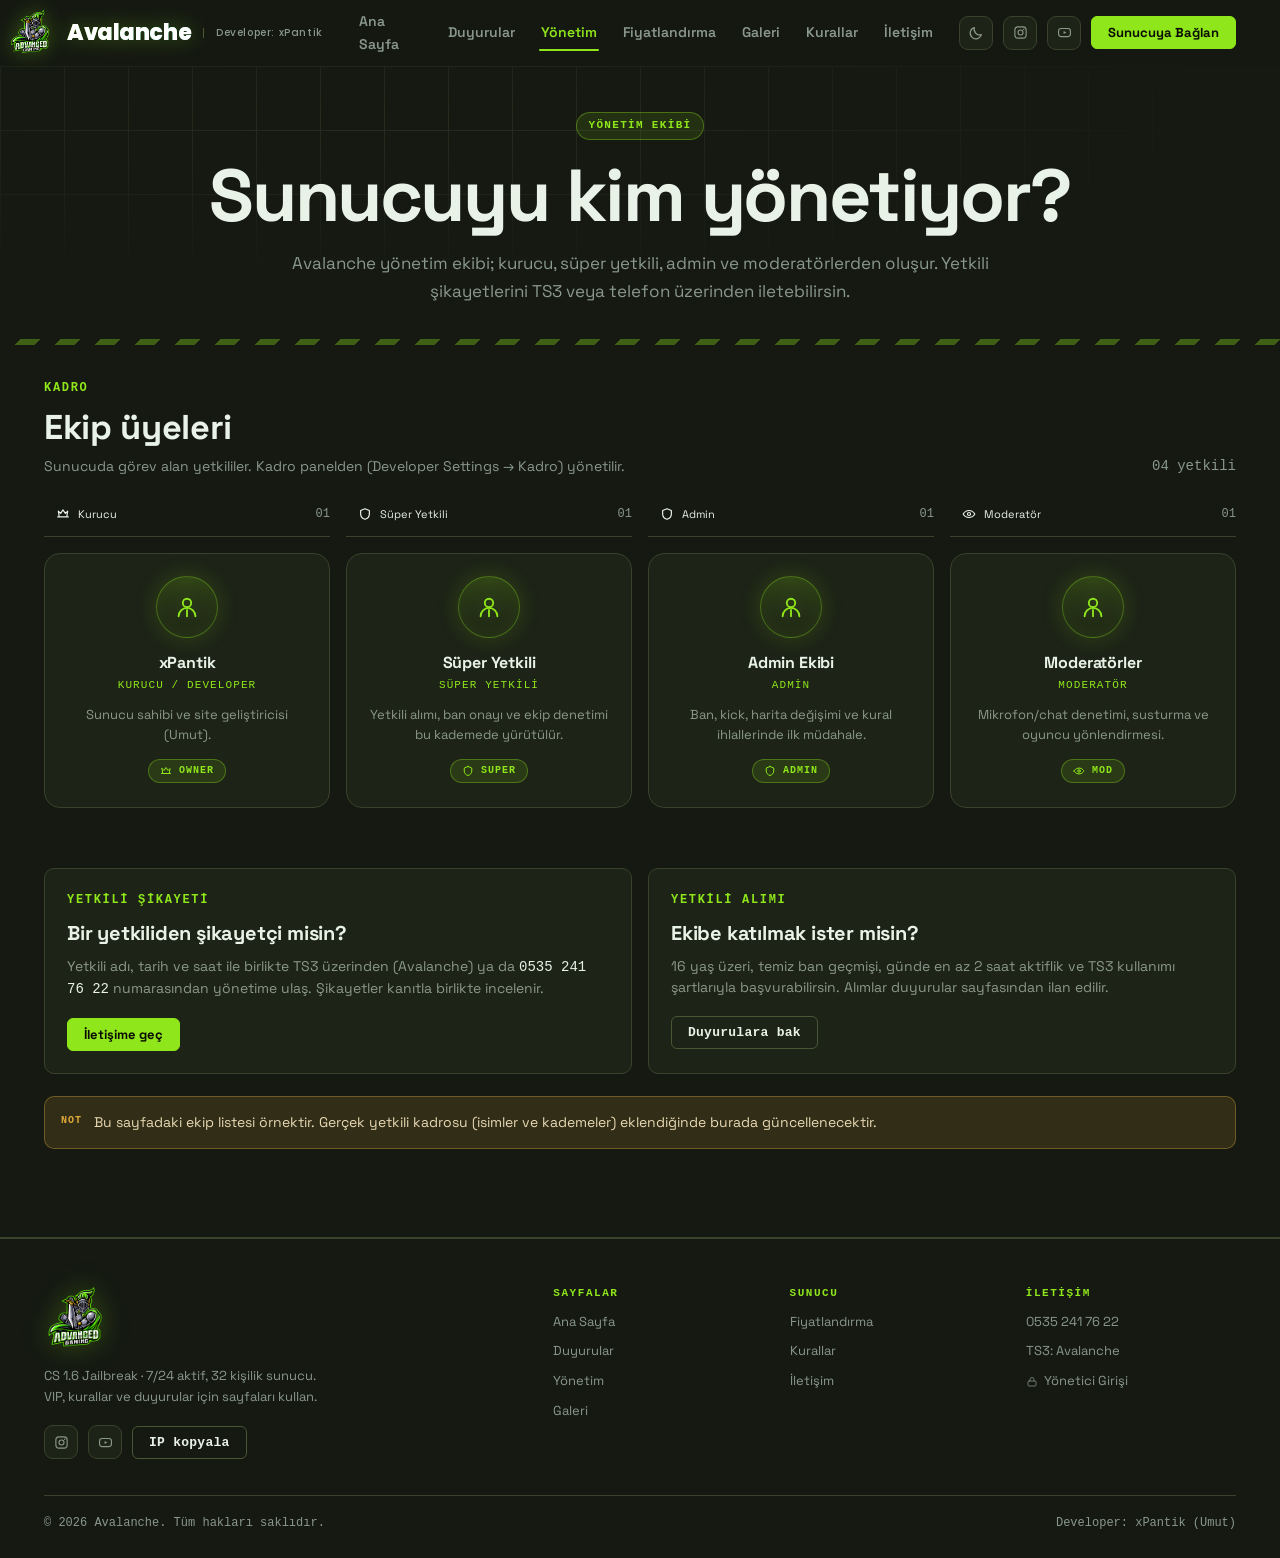
<file: yonetim.html>
<!doctype html>
<html lang="tr">
<head>
<meta charset="utf-8" />
<meta name="viewport" content="width=device-width, initial-scale=1" />
<title>Yönetim — Avalanche</title>
<meta name="description" content="Avalanche Jailbreak sunucusu yönetim ekibi: kurucu, süper yetkili, admin ve moderatörler." />
<link rel="preconnect" href="https://fonts.googleapis.com" />
<link rel="preconnect" href="https://fonts.gstatic.com" crossorigin />
<link href="https://fonts.googleapis.com/css2?family=Space+Grotesk:wght@400;500;600;700&family=Inter:wght@400;500;600;700&family=Poppins:wght@500;600;700;800&display=swap" rel="stylesheet" />
<link rel="stylesheet" href="style.css" />
<link rel="icon" href="logo1.png" type="image/png" />
</head>
<body>

<header class="site-header">
  <div class="container header-inner">
    <a class="brand" href="index.html" aria-label="Avalanche ana sayfa">
      <img class="brand-logo" src="logo.png" alt="Avalanche Gaming" />
      <span class="brand-texts">
        <span class="brand-word" aria-label="Avalanche"><span>A</span><span>v</span><span>a</span><span>l</span><span>a</span><span>n</span><span>c</span><span>h</span><span>e</span></span>
        <span class="brand-dev">Developer: xPantik</span>
      </span>
    </a>
    <nav class="nav" aria-label="Ana menü">
      <a data-nav href="index.html">Ana Sayfa</a>
      <a data-nav href="duyurular.html">Duyurular</a>
      <a data-nav href="yonetim.html">Yönetim</a>
      <a data-nav href="fiyatlandirma.html">Fiyatlandırma</a>
      <a data-nav href="galeri.html">Galeri</a>
      <a data-nav href="kurallar.html">Kurallar</a>
      <a data-nav href="iletisim.html">İletişim</a>
    </nav>
    <div class="header-actions">
      <button class="icon-btn theme-toggle" type="button" aria-label="Işık moduna geç" title="Işık modu"><svg width="16" height="16" viewBox="0 0 24 24" fill="none" stroke="currentColor" stroke-width="1.8" stroke-linecap="round" stroke-linejoin="round" aria-hidden="true"><path d="M20 14.5A8.5 8.5 0 0 1 9.5 4a8.5 8.5 0 1 0 10.5 10.5z"/></svg></button>
      <a class="icon-btn social-btn" href="https://instagram.com/advclan" target="_blank" rel="noopener" aria-label="Instagram: @advclan" title="Instagram — @advclan"><svg width="15" height="15" viewBox="0 0 24 24" fill="none" stroke="currentColor" stroke-width="1.8" stroke-linecap="round" stroke-linejoin="round" aria-hidden="true"><rect x="3" y="3" width="18" height="18" rx="5"/><circle cx="12" cy="12" r="4"/><circle cx="17.2" cy="6.8" r="1.1" fill="currentColor" stroke="none"/></svg></a>
      <a class="icon-btn social-btn" href="https://youtube.com/@rweqewnickz" target="_blank" rel="noopener" aria-label="YouTube: @rweqewnickz" title="YouTube — @rweqewnickz"><svg width="15" height="15" viewBox="0 0 24 24" fill="none" stroke="currentColor" stroke-width="1.8" stroke-linecap="round" stroke-linejoin="round" aria-hidden="true"><rect x="2.5" y="5.5" width="19" height="13" rx="4"/><path d="m10.5 9.5 4.5 2.5-4.5 2.5z" fill="currentColor" stroke="none"/></svg></a>
      <a class="btn btn-primary btn-sm" href="steam://connect/95.173.173.124:27015">Sunucuya Bağlan</a>
      <button class="icon-btn menu-toggle" aria-label="Menüyü aç" aria-expanded="false">
        <svg width="18" height="18" viewBox="0 0 24 24" fill="none" stroke="currentColor" stroke-width="2"><path d="M3 6h18M3 12h18M3 18h18"/></svg>
      </button>
    </div>
  </div>
</header>
<div class="mobile-menu">
  <a data-nav href="index.html">Ana Sayfa</a>
  <a data-nav href="duyurular.html">Duyurular</a>
  <a data-nav href="yonetim.html">Yönetim</a>
  <a data-nav href="fiyatlandirma.html">Fiyatlandırma</a>
  <a data-nav href="galeri.html">Galeri</a>
  <a data-nav href="kurallar.html">Kurallar</a>
  <a data-nav href="iletisim.html">İletişim</a>
  <div class="mobile-socials">
    <a class="icon-btn social-btn" href="https://instagram.com/advclan" target="_blank" rel="noopener" aria-label="Instagram"><svg width="15" height="15" viewBox="0 0 24 24" fill="none" stroke="currentColor" stroke-width="1.8" stroke-linecap="round" stroke-linejoin="round" aria-hidden="true"><rect x="3" y="3" width="18" height="18" rx="5"/><circle cx="12" cy="12" r="4"/><circle cx="17.2" cy="6.8" r="1.1" fill="currentColor" stroke="none"/></svg></a>
    <a class="icon-btn social-btn" href="https://youtube.com/@rweqewnickz" target="_blank" rel="noopener" aria-label="YouTube"><svg width="15" height="15" viewBox="0 0 24 24" fill="none" stroke="currentColor" stroke-width="1.8" stroke-linecap="round" stroke-linejoin="round" aria-hidden="true"><rect x="2.5" y="5.5" width="19" height="13" rx="4"/><path d="m10.5 9.5 4.5 2.5-4.5 2.5z" fill="currentColor" stroke="none"/></svg></a>
    <button class="icon-btn theme-toggle" type="button" aria-label="Işık modu"><svg width="16" height="16" viewBox="0 0 24 24" fill="none" stroke="currentColor" stroke-width="1.8" stroke-linecap="round" stroke-linejoin="round" aria-hidden="true"><path d="M20 14.5A8.5 8.5 0 0 1 9.5 4a8.5 8.5 0 1 0 10.5 10.5z"/></svg></button>
  </div>
  <a class="btn btn-primary" href="steam://connect/95.173.173.124:27015">Sunucuya Bağlan</a>
</div>
<main>
  <section class="hero" style="border-bottom:0">
    <div class="hero-grid" aria-hidden="true"></div>
    <div class="container page-hero">
      <span class="badge">YÖNETİM EKİBİ</span>
      <h1 class="h1" style="margin-top:18px">Sunucuyu kim yönetiyor?</h1>
      <p class="lead" style="margin-top:16px">Avalanche yönetim ekibi; kurucu, süper yetkili, admin ve moderatörlerden oluşur. Yetkili şikayetlerini TS3 veya telefon üzerinden iletebilirsin.</p>
    </div>
  </section>
  <div class="hazard" aria-hidden="true"></div>

  <section class="section">
    <div class="container">
      <div class="section-head" style="margin-bottom:26px">
        <div>
          <div class="kicker">Kadro</div>
          <h2 class="h2">Ekip üyeleri</h2>
          <p class="small muted" style="margin-top:8px">Sunucuda görev alan yetkililer. Kadro panelden (Developer Settings &rarr; Kadro) yönetilir.</p>
        </div>
        <span class="mono small muted" id="team-count">00 yetkili</span>
      </div>

      <div class="team-grid" id="team-grid"></div>

      <div class="grid-2" style="margin-top:26px">
        <div class="card">
          <div class="kicker">Yetkili şikayeti</div>
          <h3 class="h3" style="margin-top:10px">Bir yetkiliden şikayetçi misin?</h3>
          <p class="small muted" style="margin-top:10px">Yetkili adı, tarih ve saat ile birlikte TS3 üzerinden (Avalanche) ya da <span class="mono" style="color:var(--ink)">0535 241 76 22</span> numarasından yönetime ulaş. Şikayetler kanıtla birlikte incelenir.</p>
          <a class="btn btn-primary btn-sm" style="margin-top:18px" href="iletisim.html">İletişime geç</a>
        </div>
        <div class="card">
          <div class="kicker">Yetkili alımı</div>
          <h3 class="h3" style="margin-top:10px">Ekibe katılmak ister misin?</h3>
          <p class="small muted" style="margin-top:10px">16 yaş üzeri, temiz ban geçmişi, günde en az 2 saat aktiflik ve TS3 kullanımı şartlarıyla başvurabilirsin. Alımlar duyurular sayfasından ilan edilir.</p>
          <a class="btn btn-ghost btn-sm" style="margin-top:18px" href="duyurular.html">Duyurulara bak</a>
        </div>
      </div>

      <div class="callout" style="margin-top:22px">
        <span class="tag">NOT</span>
        <div>Bu sayfadaki ekip listesi örnektir. Gerçek yetkili kadrosu (isimler ve kademeler) eklendiğinde burada güncellenecektir.</div>
      </div>
    </div>
  </section>
</main>

<footer class="site-footer">
  <div class="container">
    <div class="footer-top">
      <div class="footer-brandblock">
        <a class="brand brand--footer" href="index.html" aria-label="Avalanche ana sayfa">
          <img class="brand-logo brand-logo--footer" src="logo.png" alt="Avalanche Gaming" />
        </a>
        <p class="footer-note">CS 1.6 Jailbreak · 7/24 aktif, 32 kişilik sunucu. VIP, kurallar ve duyurular için sayfaları kullan.</p>
        <div class="footer-socials">
          <a class="icon-btn social-btn" href="https://instagram.com/advclan" target="_blank" rel="noopener" aria-label="Instagram: @advclan" title="Instagram — @advclan"><svg width="15" height="15" viewBox="0 0 24 24" fill="none" stroke="currentColor" stroke-width="1.8" stroke-linecap="round" stroke-linejoin="round" aria-hidden="true"><rect x="3" y="3" width="18" height="18" rx="5"/><circle cx="12" cy="12" r="4"/><circle cx="17.2" cy="6.8" r="1.1" fill="currentColor" stroke="none"/></svg></a>
          <a class="icon-btn social-btn" href="https://youtube.com/@rweqewnickz" target="_blank" rel="noopener" aria-label="YouTube: @rweqewnickz" title="YouTube — @rweqewnickz"><svg width="15" height="15" viewBox="0 0 24 24" fill="none" stroke="currentColor" stroke-width="1.8" stroke-linecap="round" stroke-linejoin="round" aria-hidden="true"><rect x="2.5" y="5.5" width="19" height="13" rx="4"/><path d="m10.5 9.5 4.5 2.5-4.5 2.5z" fill="currentColor" stroke="none"/></svg></a>
          <button class="btn btn-ghost btn-sm" data-copy="95.173.173.124:27015">IP kopyala</button>
        </div>
      </div>
      <nav class="footer-cols" aria-label="Alt menü">
        <div class="footer-col">
          <h4>Sayfalar</h4>
          <a href="index.html">Ana Sayfa</a>
          <a href="duyurular.html">Duyurular</a>
          <a href="yonetim.html">Yönetim</a>
          <a href="galeri.html">Galeri</a>
        </div>
        <div class="footer-col">
          <h4>Sunucu</h4>
          <a href="fiyatlandirma.html">Fiyatlandırma</a>
          <a href="kurallar.html">Kurallar</a>
          <a href="iletisim.html">İletişim</a>

        </div>
        <div class="footer-col">
          <h4>İletişim</h4>
          <a href="tel:+905352417622">0535 241 76 22</a>
          <span class="footer-static" data-footer-ts3>TS3: Avalanche</span>
          <a href="admin.html" class="footer-admin-link"><svg width="12" height="12" viewBox="0 0 24 24" fill="none" stroke="currentColor" stroke-width="2" stroke-linecap="round" stroke-linejoin="round" aria-hidden="true"><rect x="4" y="10" width="16" height="10" rx="2"/><path d="M8 10V7a4 4 0 0 1 8 0v3"/></svg> Yönetici Girişi</a>
        </div>
      </nav>
    </div>
    <div class="footer-bottom">
      <span>© 2026 Avalanche. Tüm hakları saklıdır.</span>
      <span class="footer-credit">Developer: xPantik (Umut)</span>
    </div>
  </div>
</footer>

<script src="data.js?v=2"></script>
<script src="site.js?v=2"></script>
<script>
(function () {
  const A = window.ADV;
  const RANK_ICON = {
    OWNER: '<path d="M3 17h18M4 7l4 4 4-6 4 6 4-4-1.5 10h-13L4 7z"/>',
    SUPER: '<path d="M12 3 4.5 6v6c0 4.4 3.2 7.7 7.5 9 4.3-1.3 7.5-4.6 7.5-9V6L12 3z"/>',
    ADMIN: '<path d="M12 3 4.5 6v6c0 4.4 3.2 7.7 7.5 9 4.3-1.3 7.5-4.6 7.5-9V6L12 3z"/>',
    MOD: '<path d="M2 12s3.6-6 10-6 10 6 10 6-3.6 6-10 6-10-6-10-6z"/><circle cx="12" cy="12" r="2.6"/>',
  };
  const RANK_LABEL = { OWNER: "Kurucu", SUPER: "Süper Yetkili", ADMIN: "Admin", MOD: "Moderatör" };
  const ORDER = ["OWNER", "SUPER", "ADMIN", "MOD"];
  const AVATAR = '<svg viewBox="0 0 24 24" fill="none" stroke="currentColor" stroke-width="1.6" stroke-linecap="round" stroke-linejoin="round" aria-hidden="true"><circle cx="12" cy="8.5" r="3.6"/><path d="M4.8 20a7.2 7.2 0 0 1 14.4 0"/><path d="M12 14.5v5.5"/></svg>';

  function card(m) {
    return `<article class="team-card">
      <div class="team-avatar member">${AVATAR}</div>
      <h3>${A.esc(m.name)}</h3>
      <div class="team-role">${A.esc(m.role)}</div>
      <div class="team-note">${A.esc(m.note)}</div>
      <span class="rank-line"><svg viewBox="0 0 24 24" fill="none" stroke="currentColor" stroke-width="2" stroke-linecap="round" stroke-linejoin="round" aria-hidden="true">${RANK_ICON[m.rank] || RANK_ICON.MOD}</svg> ${A.esc(m.rank || "MOD")}</span>
    </article>`;
  }

  function render() {
    const all = A.team.all();
    const grid = document.getElementById("team-grid");
    if (!all.length) {
      grid.innerHTML = '<p class="small muted">Kadro henüz eklenmedi.</p>';
      document.getElementById("team-count").textContent = "00 yetkili";
      return;
    }
    /* kademeye göre gruplu gösterim */
    grid.innerHTML = ORDER.map((rank) => {
      const members = all.filter((m) => (m.rank || "MOD") === rank);
      if (!members.length) return "";
      const pinned = members.filter((m) => m.pinned);
      const rest = members.filter((m) => !m.pinned);
      const sorted = pinned.concat(rest);
      return `<div class="team-group">
        <div class="team-group-head">
          <span class="rank-line"><svg viewBox="0 0 24 24" fill="none" stroke="currentColor" stroke-width="2" stroke-linecap="round" stroke-linejoin="round" aria-hidden="true">${RANK_ICON[rank]}</svg> ${RANK_LABEL[rank]}</span>
          <span class="mono small muted">${String(sorted.length).padStart(2, "0")}</span>
        </div>
        <div class="team-grid">${sorted.map(card).join("")}</div>
      </div>`;
    }).join("");
    document.getElementById("team-count").textContent = String(all.length).padStart(2, "0") + " yetkili";
  }
  render();
})();
</script>
<script>
(function () {
  if (location.pathname.indexOf("admin") !== -1) return;
  function refreshOnce() { location.reload(); }
  document.addEventListener("adv:remote-ready", refreshOnce, { once: true });
  document.addEventListener("adv:remote-update", refreshOnce, { once: true });
})();
</script>
</body>
</html>
</file>
<file: style.css>
/* =========================================================
   AVALANCHE // CS 1.6 SUNUCUSU — tema (carbonzm.net esinli)
   ========================================================= */
:root{
  --bg:#151912;
  --surface:#1d2317;
  --surface-2:#252c1d;
  --surface-3:#2d3624;
  --line:#39432c;
  --line-strong:#495636;
  --ink:#e9f2e6;
  --muted:#8a988a;
  --brand:#8fe61a;
  --brand-strong:#6fbb12;
  --brand-text:#0a0d05;
  --brand-wash:rgba(143,230,26,.12);
  --brand-wash-soft:rgba(143,230,26,.06);
  --brand-line:rgba(143,230,26,.35);
  --danger:#ea4a60;
  --danger-wash:rgba(234,74,96,.16);
  --warning:#e0ab3a;
  --warning-wash:rgba(224,171,58,.14);
  --r-sm:6px; --r-md:10px; --r-lg:16px;
  --sans:"Space Grotesk",-apple-system,"Segoe UI",system-ui,Roboto,sans-serif;
  --mono:ui-monospace,"SF Mono","Cascadia Mono","Roboto Mono",Menlo,Consolas,monospace;
  --header-h:66px;
}

*,*::before,*::after{box-sizing:border-box}
html,body{min-height:100%}
html{scroll-behavior:smooth}
body{
  margin:0;background:var(--bg);color:var(--ink);
  font-family:var(--sans);font-size:16px;line-height:1.6;
  -webkit-font-smoothing:antialiased;
}
h1,h2,h3,h4{margin:0;font-weight:700;letter-spacing:-.01em;text-wrap:balance;line-height:1.1}
p{margin:0}
a{color:inherit;text-decoration:none}
button{font-family:inherit}
input,select,textarea{font-family:inherit;font-size:inherit;color:inherit}
ul{margin:0;padding:0;list-style:none}
img,svg{max-width:100%;display:block}
::selection{background:var(--brand);color:var(--brand-text)}
:focus-visible{outline:2px solid var(--brand);outline-offset:2px;border-radius:4px}

/* ---------- yardımcılar ---------- */
.container{width:100%;max-width:1240px;margin-inline:auto;padding-inline:24px}
.mono{font-family:var(--mono);font-variant-numeric:tabular-nums;letter-spacing:0}
.muted{color:var(--muted)}
.small{font-size:.875rem;line-height:1.5}
.center{text-align:center}
.kicker{
  font-family:var(--mono);font-size:.75rem;font-weight:700;letter-spacing:.14em;
  text-transform:uppercase;color:var(--brand);
}
.h1{font-size:clamp(2.25rem,1.6rem + 2.6vw,3.75rem);line-height:1.05;letter-spacing:-.02em}
.h2{font-size:clamp(1.6rem,1.35rem + 1vw,2.25rem);line-height:1.15}
.h3{font-size:1.25rem;line-height:1.3}
.lead{font-size:1.0625rem;line-height:1.65;color:var(--muted);max-width:62ch}
.visually-hidden{position:absolute;width:1px;height:1px;overflow:hidden;clip:rect(0 0 0 0);white-space:nowrap}

/* ---------- butonlar + parlama efekti ---------- */
.btn{
  position:relative;display:inline-flex;align-items:center;justify-content:center;gap:.5rem;
  padding:11px 20px;border-radius:var(--r-sm);border:1px solid transparent;
  font-weight:700;font-size:.9375rem;line-height:1;cursor:pointer;
  transition:transform .18s ease,box-shadow .25s ease,background .2s ease,color .2s ease,border-color .2s ease;
  overflow:hidden;isolation:isolate;white-space:nowrap;
}
/* yazı üzerinde ışık süpürmesi yok — sadece parlama (glow) */
.btn-primary{
  background:var(--brand);color:var(--brand-text);border-color:var(--brand);
}
.btn-primary:hover{
  background:#9df42a;border-color:#9df42a;transform:translateY(-1px);
  box-shadow:0 0 0 1px rgba(143,230,26,.35),0 0 18px rgba(143,230,26,.55),0 0 42px rgba(143,230,26,.28);
}
.btn-primary:active{transform:translateY(0)}
.btn-ghost{
  background:transparent;color:var(--ink);border-color:var(--line-strong);
  font-family:var(--mono);font-weight:600;letter-spacing:.02em;
}
.btn-ghost:hover{
  border-color:var(--brand-line);color:var(--brand);transform:translateY(-1px);
  box-shadow:0 0 14px rgba(143,230,26,.22),inset 0 0 14px rgba(143,230,26,.08);
}
.btn-link{
  display:inline-flex;align-items:center;gap:.4rem;color:var(--brand);font-weight:700;
  font-size:.875rem;padding:6px 2px;border-radius:4px;background:none;border:0;cursor:pointer;
  transition:color .2s ease,transform .2s ease;
}
.btn-link:hover{color:#a6f043;transform:translateX(2px)}
.btn-sm{padding:9px 16px;font-size:.8125rem}
.btn-block{width:100%}
.btn-danger{background:var(--danger-wash);color:#ff9aa8;border-color:rgba(234,74,96,.45)}
.btn-danger:hover{background:rgba(234,74,96,.28);box-shadow:0 0 16px rgba(234,74,96,.35)}
.btn[disabled]{opacity:.5;cursor:not-allowed}

/* ---------- header ---------- */
.site-header{
  position:sticky;top:0;z-index:60;height:var(--header-h);
  background:rgba(21,25,18,.86);backdrop-filter:blur(10px);
  border-bottom:1px solid transparent;transition:border-color .2s ease,background .2s ease;
}
.site-header.is-scrolled{border-bottom-color:var(--line);background:rgba(21,25,18,.95)}
.header-inner{display:grid;grid-template-columns:auto 1fr auto;align-items:center;gap:20px;height:100%}
.brand{display:flex;align-items:center;gap:10px;flex-shrink:0}
.brand{display:flex;align-items:center;gap:10px;flex-shrink:0;text-decoration:none}
.brand-word{
  font-family:var(--mono);font-weight:800;font-size:1.0625rem;letter-spacing:.02em;line-height:1;
  background:linear-gradient(100deg,#8fe61a,#3ff0c8,#8fe61a,#c8f57f,#8fe61a);
  background-size:300% 100%;
  -webkit-background-clip:text;background-clip:text;color:transparent;
  animation:brand-flow 6s linear infinite;
  filter:drop-shadow(0 0 10px rgba(143,230,26,.35));
  transition:filter .3s ease;
}
.brand:hover .brand-word{filter:drop-shadow(0 0 16px rgba(143,230,26,.7))}
@keyframes brand-flow{0%{background-position:0% 50%}100%{background-position:300% 50%}}
@media (prefers-reduced-motion:reduce){.brand-word{animation:none}}
.nav{display:flex;align-items:center;justify-content:center;gap:22px}
.nav a{
  position:relative;font-size:.875rem;font-weight:600;color:var(--muted);padding:7px 2px;
  transition:color .2s ease;
}
.nav a::after{
  content:"";position:absolute;left:0;right:0;bottom:0;height:2px;border-radius:2px;
  background:var(--brand);transform:scaleX(0);transform-origin:left;transition:transform .25s ease;
}
.nav a:hover{color:var(--ink)}
.nav a:hover::after{transform:scaleX(1)}
.nav a.active{color:var(--brand)}
.nav a.active::after{transform:scaleX(1)}
.header-actions{display:flex;align-items:center;justify-content:flex-end;gap:10px}
.icon-btn{
  width:34px;height:34px;display:grid;place-items:center;border-radius:8px;
  border:1px solid var(--line);background:var(--surface);color:var(--muted);cursor:pointer;
  transition:all .2s ease;
}
.icon-btn:hover{color:var(--brand);border-color:var(--brand-line);box-shadow:0 0 14px rgba(143,230,26,.3)}
.menu-toggle{display:none}
.social-btn{width:34px;height:34px;border-radius:9px}
.social-btn:hover{color:var(--brand);border-color:var(--brand-line);box-shadow:0 0 16px rgba(143,230,26,.35);transform:translateY(-1px)}
.theme-toggle{width:34px;height:34px;border-radius:9px}
.theme-toggle:hover{color:var(--brand);border-color:var(--brand-line);box-shadow:0 0 16px rgba(143,230,26,.35)}
.theme-toggle .sun,.theme-toggle .moon{pointer-events:none}
.theme-toggle .sun{display:none}
[data-theme="light"] .theme-toggle .sun{display:block}
[data-theme="light"] .theme-toggle .moon{display:none}
.mobile-socials{display:flex;gap:10px;margin-top:16px}
.icon-btn{transition:all .2s ease}
.mobile-menu{
  display:none;position:fixed;inset:var(--header-h) 0 0 0;z-index:55;background:rgba(15,18,13,.98);
  padding:24px;flex-direction:column;gap:6px;
}
.mobile-menu.open{display:flex}
.mobile-menu a{padding:14px 4px;border-bottom:1px solid var(--line);font-weight:600;font-size:1rem;color:var(--muted)}
.mobile-menu a.active{color:var(--brand)}
.mobile-menu .btn{margin-top:16px}

/* ---------- hero ---------- */
.hero{position:relative;overflow:hidden;border-bottom:1px solid var(--line)}
.hero-grid{
  position:absolute;inset:0;pointer-events:none;opacity:.5;
  background-image:linear-gradient(var(--line) 1px,transparent 1px),linear-gradient(90deg,var(--line) 1px,transparent 1px);
  background-size:64px 64px;
  -webkit-mask-image:radial-gradient(70% 60% at 30% 20%,#000,transparent);
  mask-image:radial-gradient(70% 60% at 30% 20%,#000,transparent);
}
.hero-inner{position:relative;padding-block:76px 64px;display:flex;flex-direction:column;align-items:center;text-align:center}
.badge{
  display:inline-flex;align-items:center;gap:8px;padding:4px 12px;border-radius:999px;
  font-family:var(--mono);font-size:.6875rem;font-weight:700;letter-spacing:.12em;text-transform:uppercase;
  color:var(--brand);background:var(--brand-wash);border:1px solid var(--brand-line);
}
.hero-eyebrow{
  margin-top:22px;font-family:var(--mono);font-size:.75rem;font-weight:700;
  letter-spacing:.16em;text-transform:uppercase;color:var(--brand);
}
.hero h1{margin-top:18px;font-size:clamp(2.4rem,1.5rem + 4vw,4.6rem);line-height:1.02;letter-spacing:-.03em;max-width:16ch}
.hero h1 .dim{color:var(--brand)}
.hero p.lead{margin-top:20px;text-align:center;font-size:1.0625rem}
.hero-actions{display:flex;flex-wrap:wrap;align-items:center;justify-content:center;gap:12px;margin-top:30px}
.hero-meta{
  display:flex;flex-wrap:wrap;align-items:center;justify-content:center;gap:10px 22px;
  margin-top:34px;padding-top:22px;border-top:1px solid var(--line);width:min(100%,760px);
  font-family:var(--mono);font-size:.75rem;color:var(--muted);letter-spacing:.06em;
}
.hero-meta b{color:var(--ink);font-weight:600}
.dot{width:7px;height:7px;border-radius:50%;background:var(--brand);display:inline-block;box-shadow:0 0 10px var(--brand);animation:pulse 1.8s infinite}
@keyframes pulse{0%,100%{opacity:1}50%{opacity:.35}}

/* ---------- bölümler ---------- */
.hazard{
  height:6px;width:100%;opacity:.35;
  background:repeating-linear-gradient(-45deg,var(--brand) 0 14px,transparent 14px 28px);
  background-size:40px 40px;animation:hazard-scroll 3s linear infinite;
}
@keyframes hazard-scroll{from{background-position:0 0}to{background-position:40px 0}}
@media (prefers-reduced-motion:reduce){.hazard,.dot{animation:none}}

.section{padding-block:88px;border-bottom:1px solid var(--line)}
.section.raised{background:var(--surface)}
.section-head{display:flex;align-items:flex-end;justify-content:space-between;gap:24px;flex-wrap:wrap;margin-bottom:36px}
.section-head .h2{margin-top:10px}
.section-head p{margin-top:10px}

/* istatistik kutuları */
.stat-grid{display:grid;grid-template-columns:repeat(4,1fr);gap:14px;margin-top:26px}
.stat{
  background:var(--surface-2);border:1px solid var(--line);border-radius:var(--r-md);padding:18px;
  transition:border-color .2s ease,box-shadow .25s ease,transform .2s ease;
}
.stat:hover{border-color:var(--brand-line);box-shadow:0 0 20px rgba(143,230,26,.12);transform:translateY(-2px)}
.stat .label{font-family:var(--mono);font-size:.6875rem;letter-spacing:.1em;text-transform:uppercase;color:var(--muted)}
.stat .value{font-family:var(--mono);font-size:1.75rem;font-weight:700;margin-top:8px;line-height:1}
.stat .value small{font-size:.875rem;color:var(--muted);font-weight:600}

/* kartlar */
.card{background:var(--surface);border:1px solid var(--line);border-radius:var(--r-md);padding:22px;transition:border-color .2s ease,box-shadow .25s ease,transform .2s ease}
.card:hover{border-color:var(--line-strong);box-shadow:0 12px 32px rgba(0,0,0,.45)}
.grid-2{display:grid;grid-template-columns:repeat(2,1fr);gap:16px}
.grid-4{display:grid;grid-template-columns:repeat(4,1fr);gap:16px}

/* özellik kartları */
.feature-num{font-family:var(--mono);font-size:.8125rem;font-weight:700;color:var(--brand);letter-spacing:.08em}
.feature h3{margin-top:10px;font-size:1.0625rem}
.feature p{margin-top:10px;font-size:.875rem;color:var(--muted);line-height:1.6}

/* duyuru kartları */
.notice-list{display:flex;flex-direction:column;gap:14px}
.notice{
  display:block;width:100%;text-align:left;cursor:pointer;background:var(--surface);color:inherit;
  border:1px solid var(--line);border-radius:var(--r-md);padding:20px 22px;
  transition:border-color .2s ease,box-shadow .25s ease,transform .2s ease;
}
.notice:hover{border-color:var(--brand-line);transform:translateY(-2px);box-shadow:0 0 26px rgba(143,230,26,.14)}
.notice-meta{font-family:var(--mono);font-size:.75rem;color:var(--muted);display:flex;gap:10px;align-items:center;flex-wrap:wrap}
.notice h3{margin-top:10px;font-size:1.125rem}
.notice p{margin-top:8px;font-size:.9375rem;color:var(--muted);display:-webkit-box;-webkit-line-clamp:2;-webkit-box-orient:vertical;overflow:hidden}
.notice .more{margin-top:14px}
.count-big{font-family:var(--mono);font-size:1.5rem;font-weight:700;color:var(--brand)}

/* fiyatlandırma */
.price-grid{display:grid;grid-template-columns:repeat(auto-fit,minmax(250px,1fr));gap:16px}
.price-card{
  position:relative;display:flex;flex-direction:column;background:var(--surface);
  border:1px solid var(--line);border-radius:var(--r-lg);padding:24px;
  transition:border-color .25s ease,box-shadow .3s ease,transform .25s ease;
}
.price-card:hover{border-color:var(--brand-line);transform:translateY(-3px);box-shadow:0 0 34px rgba(143,230,26,.16)}
.price-card.featured{border-color:var(--brand-line);background:var(--brand-wash-soft)}
.price-card .tag{position:absolute;top:-11px;left:22px;background:var(--brand);color:var(--brand-text);font-family:var(--mono);font-size:.625rem;font-weight:800;letter-spacing:.1em;padding:3px 10px;border-radius:999px}
.price-card h3{font-size:1.125rem}
.price-card .desc{margin-top:8px;font-size:.8125rem;color:var(--muted);min-height:40px}
.price{display:flex;align-items:baseline;gap:6px;margin:16px 0 4px;font-family:var(--mono)}
.price b{font-size:2rem;font-weight:700}
.price span{font-size:.8125rem;color:var(--muted)}
.price-card ul{margin:16px 0 20px;display:flex;flex-direction:column;gap:9px;font-size:.8125rem;color:var(--muted)}
.price-card li{display:flex;gap:8px;align-items:flex-start}
.price-card li::before{content:"";flex-shrink:0;width:14px;height:14px;margin-top:3px;background-color:var(--brand);-webkit-mask:url("data:image/svg+xml,%3Csvg xmlns='http://www.w3.org/2000/svg' viewBox='0 0 24 24' fill='none' stroke='black' stroke-width='3' stroke-linecap='round' stroke-linejoin='round'%3E%3Cpath d='M20 6 9 17l-5-5'/%3E%3C/svg%3E") center/contain no-repeat;mask:url("data:image/svg+xml,%3Csvg xmlns='http://www.w3.org/2000/svg' viewBox='0 0 24 24' fill='none' stroke='black' stroke-width='3' stroke-linecap='round' stroke-linejoin='round'%3E%3Cpath d='M20 6 9 17l-5-5'/%3E%3C/svg%3E") center/contain no-repeat}
.price-card .btn{margin-top:auto}

/* akordeon */
.accordion{display:flex;flex-direction:column;gap:10px}
.acc-item{border:1px solid var(--line);border-radius:var(--r-md);background:var(--surface);overflow:hidden}
.acc-head{
  width:100%;display:flex;align-items:center;justify-content:space-between;gap:16px;
  padding:16px 18px;background:none;border:0;color:inherit;font-weight:600;font-size:.9375rem;
  cursor:pointer;text-align:left;transition:color .2s ease,background .2s ease;
}
.acc-head:hover{color:var(--brand);background:rgba(143,230,26,.04)}
.acc-head .plus{font-family:var(--mono);font-size:1.1rem;color:var(--brand);transition:transform .25s ease}
.acc-item.open .acc-head .plus{transform:rotate(45deg)}
.acc-body{max-height:0;overflow:hidden;transition:max-height .3s ease}
.acc-body-inner{padding:0 18px 18px;font-size:.875rem;color:var(--muted)}

/* kurallar */
.rule-cols{display:grid;grid-template-columns:repeat(3,1fr);gap:18px}
.rule-col{background:var(--surface);border:1px solid var(--line);border-radius:var(--r-lg);padding:24px}
.rule-col h3{font-size:1.0625rem;display:flex;align-items:center;gap:10px}
.rule-col h3 .ico{width:28px;height:28px;border-radius:8px;display:grid;place-items:center;background:var(--brand-wash);border:1px solid var(--brand-line);color:var(--brand);font-family:var(--mono);font-size:.75rem;font-weight:800}
.rule-col ol{margin:16px 0 0;padding-left:0;counter-reset:r;display:flex;flex-direction:column;gap:12px}
.rule-col ol li{position:relative;padding-left:30px;font-size:.875rem;color:var(--muted);line-height:1.6;counter-increment:r}
.rule-col ol li::before{
  content:counter(r,decimal-leading-zero);position:absolute;left:0;top:1px;
  font-family:var(--mono);font-size:.6875rem;font-weight:700;color:var(--brand);
  border:1px solid var(--brand-line);border-radius:5px;padding:1px 4px;background:var(--brand-wash);
}
.rule-col ol li strong{color:var(--ink);font-weight:600}

/* galeri */
.gallery{display:grid;grid-template-columns:repeat(3,1fr);gap:14px}
.gal-item{
  position:relative;border-radius:var(--r-md);overflow:hidden;border:1px solid var(--line);
  cursor:pointer;background:var(--surface-2);padding:0;
}
.gal-item img{width:100%;height:220px;object-fit:cover;transition:transform .5s ease,filter .4s ease;filter:saturate(.85) brightness(.85)}
.gal-item:hover img{transform:scale(1.06);filter:saturate(1.1) brightness(1)}
.gal-item::after{
  content:"";position:absolute;inset:0;background:linear-gradient(to top,rgba(10,13,5,.85),transparent 55%);
  transition:opacity .3s ease;
}
.gal-item:hover{box-shadow:0 0 28px rgba(143,230,26,.25);border-color:var(--brand-line)}
.gal-cap{position:absolute;left:0;right:0;bottom:0;z-index:2;padding:14px 16px;text-align:left}
.gal-cap strong{display:block;font-size:.875rem;font-weight:600}
.gal-cap span{font-family:var(--mono);font-size:.6875rem;color:var(--brand);letter-spacing:.08em;text-transform:uppercase}

.lightbox{position:fixed;inset:0;z-index:120;display:none;place-items:center;background:rgba(8,10,6,.94);padding:24px}
.lightbox.open{display:grid}
.lightbox img{max-width:min(1100px,92vw);max-height:82vh;border-radius:var(--r-md);border:1px solid var(--line-strong)}
.lightbox .lb-cap{margin-top:14px;font-family:var(--mono);font-size:.8125rem;color:var(--muted);text-align:center}
.lb-close{position:absolute;top:20px;right:24px}

/* iletişim */
.contact-grid{display:grid;grid-template-columns:repeat(2,1fr);gap:16px}
.contact-card{background:var(--surface);border:1px solid var(--line);border-radius:var(--r-lg);padding:26px;transition:border-color .2s ease,box-shadow .3s ease}
.contact-card:hover{border-color:var(--brand-line);box-shadow:0 0 26px rgba(143,230,26,.12)}
.contact-card .label{font-family:var(--mono);font-size:.6875rem;letter-spacing:.12em;text-transform:uppercase;color:var(--muted)}
.contact-card .big{font-family:var(--mono);font-size:1.375rem;font-weight:700;margin-top:10px;letter-spacing:.01em}
.contact-card p{margin-top:8px;font-size:.875rem;color:var(--muted)}
.contact-card .btn{margin-top:18px}

/* formlar */
.field{display:flex;flex-direction:column;gap:7px;margin-bottom:14px}
.field label{font-family:var(--mono);font-size:.6875rem;letter-spacing:.1em;text-transform:uppercase;color:var(--muted);font-weight:700}
.input,.textarea,.select{
  width:100%;padding:11px 13px;border-radius:var(--r-sm);background:var(--surface-2);
  border:1px solid var(--line);color:var(--ink);font-size:.9375rem;transition:border-color .2s ease,box-shadow .2s ease;
}
.input::placeholder,.textarea::placeholder{color:#6d7a6d}
.input:focus,.textarea:focus,.select:focus{outline:none;border-color:var(--brand-line);box-shadow:0 0 0 3px rgba(143,230,26,.14)}
.textarea{min-height:120px;resize:vertical}

/* uyarı kutusu */
.callout{display:flex;gap:12px;padding:14px 16px;border-radius:var(--r-md);background:var(--warning-wash);border:1px solid rgba(224,171,58,.35);font-size:.875rem;color:#e9d9b4}
.callout .tag{font-family:var(--mono);font-size:.625rem;font-weight:800;letter-spacing:.1em;color:var(--warning);flex-shrink:0;padding-top:2px}

/* CTA bandı */
.cta-band{background:var(--surface);padding-block:72px;text-align:center;border-bottom:1px solid var(--line)}
.cta-band h2{font-size:clamp(1.6rem,1.35rem + 1vw,2.25rem)}
.cta-band p{margin-top:12px;color:var(--muted)}
.cta-band .hero-actions{margin-top:26px}

/* footer */
.site-footer{padding-block:40px;background:var(--bg)}
.footer-inner{display:flex;align-items:center;justify-content:space-between;gap:20px;flex-wrap:wrap}
.footer-brand{font-family:var(--mono);font-size:.8125rem;color:var(--muted);letter-spacing:.06em}
.footer-brand b{color:var(--ink)}
.footer-links{display:flex;gap:20px;font-size:.8125rem;color:var(--muted);flex-wrap:wrap}
.footer-links a:hover{color:var(--brand)}
.copyright{width:100%;margin-top:22px;padding-top:18px;border-top:1px solid var(--line);font-family:var(--mono);font-size:.75rem;color:var(--muted)}

/* modal */
.modal{position:fixed;inset:0;z-index:130;display:none;place-items:center;background:rgba(8,10,6,.9);padding:24px}
.modal.open{display:grid}
/* açılış / kapanış animasyonu */
.modal{opacity:0;transition:opacity .26s ease,backdrop-filter .26s ease}
.modal.open{opacity:1;backdrop-filter:blur(8px)}
.modal-card{
  width:min(680px,94vw);max-height:86vh;overflow:auto;background:var(--surface);border:1px solid var(--line-strong);
  border-radius:var(--r-lg);padding:28px;box-shadow:0 24px 64px rgba(0,0,0,.6);
  opacity:0;transform:translateY(26px) scale(.94);
  transition:opacity .3s cubic-bezier(.2,.8,.2,1),transform .38s cubic-bezier(.2,.9,.25,1.05);
}
.modal.open .modal-card{opacity:1;transform:translateY(0) scale(1)}
.modal.closing{opacity:0}
.modal.closing .modal-card{opacity:0;transform:translateY(14px) scale(.96);transition-duration:.22s}
.modal.open .modal-head,.modal.open .modal-body{animation:modal-part .42s cubic-bezier(.2,.8,.2,1) both}
.modal.open .modal-body{animation-delay:.06s}
@keyframes modal-part{from{opacity:0;transform:translateY(10px)}to{opacity:1;transform:none}}
@media (prefers-reduced-motion:reduce){
  .modal,.modal-card,.modal.open .modal-head,.modal.open .modal-body{animation:none;transition:opacity .15s;transform:none}
}
.modal-head{display:flex;justify-content:space-between;align-items:flex-start;gap:16px}
.modal-body{margin-top:18px;font-size:.9375rem;color:var(--muted);white-space:pre-wrap;line-height:1.7}
.modal-body strong{color:var(--ink)}

/* toast */
.toast{
  position:fixed;left:50%;bottom:28px;transform:translate(-50%,20px);z-index:200;
  background:var(--surface-3);border:1px solid var(--brand-line);color:var(--ink);
  padding:12px 20px;border-radius:999px;font-size:.875rem;font-weight:600;
  opacity:0;pointer-events:none;transition:opacity .25s ease,transform .25s ease;
  box-shadow:0 0 24px rgba(143,230,26,.25);
}
.toast.show{opacity:1;transform:translate(-50%,0)}

/* =========================================================
   ADMIN PANEL
   ========================================================= */
.adm{
  --bg:#151912;--surface:#1d2317;--surface-2:#252c1d;--surface-3:#2d3624;
  --line:#39432c;--line-strong:#495636;--ink:#e9f2e6;--muted:#8a988a;
  --brand:#8fe61a;--brand-text:#0a0d05;
  min-height:100vh;height:auto;background:var(--bg);color:var(--ink);font-family:var(--sans);
  overflow:visible;
}
.adm a{color:inherit}
.adm-side{position:fixed;inset:0 auto 0 0;width:250px;background:var(--surface);border-right:1px solid var(--line);padding:20px 16px;display:flex;flex-direction:column;gap:6px;overflow-y:auto;overscroll-behavior:contain;z-index:20}
.adm-side::-webkit-scrollbar{width:8px}
.adm-side::-webkit-scrollbar-thumb{background:var(--line-strong);border-radius:99px}
.adm-logo{display:flex;align-items:center;gap:10px;padding:4px 6px 18px;border-bottom:1px solid var(--line);margin-bottom:14px}
.adm-logo .mark{width:32px;height:32px;border-radius:8px;background:linear-gradient(150deg,#8fe61a,#3f8f06);display:grid;place-items:center;color:#0a0d05;font-weight:800;font-family:var(--mono);box-shadow:0 0 16px rgba(143,230,26,.35)}
.adm-logo strong{font-size:.875rem;letter-spacing:.04em;display:block}
.adm-logo span{font-size:.6875rem;color:var(--muted)}
.adm-nav{display:flex;flex-direction:column;gap:4px}
.adm-nav a{display:flex;align-items:center;gap:10px;padding:10px 12px;border-radius:8px;font-size:.875rem;color:var(--muted);transition:background .2s,color .2s,box-shadow .2s}
.adm-nav a:hover{background:var(--surface-2);color:var(--ink)}
.adm-nav a.active{background:rgba(143,230,26,.12);color:var(--brand);box-shadow:inset 2px 0 0 var(--brand)}
.adm-side .spacer{flex:1}
.adm-main{margin-left:250px;padding:28px 32px 80px;min-height:100vh;min-width:0;overflow:visible}
.adm-top{display:flex;align-items:center;justify-content:space-between;gap:16px;flex-wrap:wrap;margin-bottom:26px}
.adm-top h1{font-size:1.5rem}
.adm-top p{color:var(--muted);font-size:.875rem;margin-top:4px}
.adm-card{background:var(--surface);border:1px solid var(--line);border-radius:12px;padding:20px}
.adm-stats{display:grid;grid-template-columns:repeat(auto-fit,minmax(180px,1fr));gap:14px;margin-bottom:22px}
.adm-stat{background:var(--surface);border:1px solid var(--line);border-radius:12px;padding:16px 18px}
.adm-stat .label{font-size:.75rem;color:var(--muted);text-transform:uppercase;letter-spacing:.08em}
.adm-stat .value{font-size:1.75rem;font-weight:700;margin-top:6px;font-family:var(--mono)}
.adm-table{width:100%;border-collapse:collapse;font-size:.875rem}
.adm-table th{text-align:left;font-size:.6875rem;text-transform:uppercase;letter-spacing:.08em;color:var(--muted);padding:10px 12px;border-bottom:1px solid var(--line);font-weight:600}
.adm-table td{padding:12px;border-bottom:1px solid var(--line);vertical-align:top;color:var(--muted)}
.adm-table td strong{color:var(--ink);font-weight:600}
.adm-table tr:last-child td{border-bottom:0}
.adm-table tr:hover td{background:rgba(255,255,255,.02)}
.adm .input,.adm .textarea,.adm .select{background:var(--surface-2);border-color:var(--line);color:var(--ink)}
.adm .input:focus,.adm .textarea:focus{border-color:var(--brand);box-shadow:0 0 0 3px rgba(143,230,26,.16)}
.adm .field label{color:var(--muted)}
.adm-btn{display:inline-flex;align-items:center;justify-content:center;gap:8px;padding:10px 16px;border-radius:8px;border:1px solid transparent;font-weight:600;font-size:.875rem;cursor:pointer;transition:all .2s ease;background:var(--surface-3);color:var(--ink)}
.adm-btn:hover{background:#323c27;box-shadow:0 0 0 1px var(--line-strong)}
.adm-btn.primary{background:var(--brand);color:var(--brand-text);border-color:var(--brand)}
.adm-btn.primary:hover{background:#9df42a;box-shadow:0 0 18px rgba(143,230,26,.5)}
.adm-btn.danger{background:rgba(229,86,106,.16);color:#ff9aa8;border-color:rgba(229,86,106,.4)}
.adm-btn.danger:hover{background:rgba(229,86,106,.28)}
.adm-btn.sm{padding:6px 10px;font-size:.75rem;border-radius:6px}
.adm-login{min-height:100vh;display:grid;place-items:center;padding:24px;background:radial-gradient(60% 50% at 50% 0%,#232b1b,#151912)}
.adm-login-card{width:min(400px,100%);background:var(--surface);border:1px solid var(--line);border-radius:16px;padding:32px;box-shadow:0 24px 64px rgba(0,0,0,.5)}
.adm-login-card h1{font-size:1.25rem;margin-bottom:6px}
.adm-login-card p{color:var(--muted);font-size:.875rem;margin-bottom:22px}
.adm-alert{padding:10px 12px;border-radius:8px;font-size:.8125rem;margin-bottom:14px;background:rgba(229,86,106,.16);color:#ff9aa8;border:1px solid rgba(229,86,106,.4)}
.adm-alert.ok{background:rgba(12,163,12,.14);color:#7ddc7d;border-color:rgba(12,163,12,.4)}
.adm-toolbar{display:flex;gap:10px;flex-wrap:wrap;align-items:center;margin-bottom:16px}
.pill{display:inline-block;padding:2px 9px;border-radius:999px;font-size:.6875rem;font-weight:700;font-family:var(--mono);background:rgba(143,230,26,.12);color:var(--brand);border:1px solid rgba(143,230,26,.35)}

/* duyarlı */
@media (max-width:980px){
  .nav{display:none}
  .menu-toggle{display:grid}
  .header-actions{margin-left:auto}
  .stat-grid{grid-template-columns:repeat(2,1fr)}
  .grid-4{grid-template-columns:repeat(2,1fr)}
  .rule-cols{grid-template-columns:1fr}
  .gallery{grid-template-columns:repeat(2,1fr)}
  .adm-side{position:static;width:auto;flex-direction:row;flex-wrap:wrap;border-right:0;border-bottom:1px solid var(--line)}
  .adm-main{margin-left:0;padding:20px}
  .adm-logo{border:0;margin:0;padding:0}
}
@media (max-width:640px){
  .container{padding-inline:18px}
  .section{padding-block:56px}
  .grid-2,.contact-grid,.grid-4{grid-template-columns:1fr}
  .gallery{grid-template-columns:1fr}
  .stat-grid{grid-template-columns:repeat(2,1fr)}
  .hero-inner{padding-block:52px 44px}
}

/* ---------- yönetim (ekip) sayfası ---------- */
.team-grid{display:grid;grid-template-columns:repeat(4,1fr);gap:16px}
.team-card{
  position:relative;background:var(--surface);border:1px solid var(--line);border-radius:var(--r-lg);
  padding:22px;text-align:center;transition:border-color .25s ease,box-shadow .3s ease,transform .25s ease;
}
.team-card:hover{border-color:var(--brand-line);transform:translateY(-3px);box-shadow:0 0 28px rgba(143,230,26,.16)}
.team-avatar{
  width:64px;height:64px;margin:0 auto 14px;border-radius:50%;display:grid;place-items:center;
  font-family:var(--mono);font-weight:800;font-size:1.25rem;color:var(--brand-text);
  background:linear-gradient(150deg,var(--brand),#3f8f06);box-shadow:0 0 20px rgba(143,230,26,.28);
}
.team-card h3{font-size:1rem}
.team-role{font-family:var(--mono);font-size:.6875rem;letter-spacing:.1em;text-transform:uppercase;color:var(--brand);margin-top:6px}
.team-note{font-size:.8125rem;color:var(--muted);margin-top:10px;line-height:1.55}
.team-card .pill{margin-top:14px}
.rank-owner{background:linear-gradient(150deg,#8fe61a,#2f7a04)}
.rank-super{background:linear-gradient(150deg,#a9ef4d,#4f9a0a)}
.rank-admin{background:linear-gradient(150deg,#c8f57f,#68b312)}
.rank-mod{background:linear-gradient(150deg,#e2f9c4,#86c02f)}
@media (max-width:980px){.team-grid{grid-template-columns:repeat(2,1fr)}}
@media (max-width:520px){.team-grid{grid-template-columns:1fr}}

/* ---------- inline ikonlar ---------- */
.ic{display:inline-block;vertical-align:-2px;flex-shrink:0}
.btn-link{display:inline-flex;align-items:center;gap:.4rem}
.adm-site-link{display:flex;align-items:center;gap:9px;padding:10px 12px;border-radius:8px;font-size:.8125rem;color:var(--muted);transition:background .2s,color .2s}
.adm-site-link:hover{background:var(--surface-2);color:var(--ink)}

/* ---------- ekip kartları (üye sembolü) ---------- */
.team-avatar.member{
  position:relative;display:grid;place-items:center;width:62px;height:62px;margin:0 auto 16px;
  border-radius:50%;background:radial-gradient(120% 120% at 50% 0%,rgba(143,230,26,.16),rgba(143,230,26,.04) 70%);
  border:1px solid var(--brand-line);color:var(--brand);
  box-shadow:0 0 22px rgba(143,230,26,.18),inset 0 0 18px rgba(143,230,26,.08);
  transition:box-shadow .3s ease,transform .3s ease,border-color .3s ease;
}
.team-card:hover .team-avatar.member{box-shadow:0 0 32px rgba(143,230,26,.35),inset 0 0 22px rgba(143,230,26,.12);transform:translateY(-1px)}
.team-avatar.member svg{width:28px;height:28px}
.team-card .rank-line{
  display:inline-flex;align-items:center;gap:7px;margin-top:14px;padding:3px 11px;border-radius:999px;
  font-family:var(--mono);font-size:.625rem;font-weight:700;letter-spacing:.1em;text-transform:uppercase;
  color:var(--brand);background:var(--brand-wash);border:1px solid var(--brand-line);
}
.team-card .rank-line svg{width:12px;height:12px}

/* ---------- kurallar sayfası (düzenli) ---------- */
.rules-layout{display:grid;grid-template-columns:260px 1fr;gap:26px;align-items:start}
.rules-side{position:sticky;top:calc(var(--header-h) + 18px);display:flex;flex-direction:column;gap:8px}
.rules-side .side-title{font-family:var(--mono);font-size:.6875rem;letter-spacing:.12em;text-transform:uppercase;color:var(--muted);margin-bottom:6px}
.rules-side a{
  display:flex;align-items:center;gap:10px;padding:11px 13px;border-radius:10px;
  border:1px solid var(--line);background:var(--surface);color:var(--muted);
  font-size:.875rem;font-weight:600;transition:all .2s ease;
}
.rules-side a:hover{border-color:var(--brand-line);color:var(--ink);background:var(--surface-2)}
.rules-side a.active{border-color:var(--brand-line);color:var(--brand);background:var(--brand-wash-soft);box-shadow:inset 2px 0 0 var(--brand)}
.rules-side a svg{width:16px;height:16px;flex-shrink:0}
.rules-side .count{margin-left:auto;font-family:var(--mono);font-size:.6875rem;color:var(--muted)}

.rule-block{background:var(--surface);border:1px solid var(--line);border-radius:var(--r-lg);overflow:hidden;margin-bottom:18px;scroll-margin-top:calc(var(--header-h) + 20px)}
.rule-block-head{display:flex;align-items:center;gap:14px;padding:18px 22px;border-bottom:1px solid var(--line);background:linear-gradient(180deg,rgba(143,230,26,.05),transparent)}
.rule-block-head .num{
  font-family:var(--mono);font-size:.75rem;font-weight:700;color:var(--brand);
  border:1px solid var(--brand-line);background:var(--brand-wash);border-radius:7px;padding:4px 8px;flex-shrink:0;
}
.rule-block-head h3{font-size:1.0625rem}
.rule-block-head p{font-size:.8125rem;color:var(--muted);margin-top:3px}
.rule-list{counter-reset:rr;display:flex;flex-direction:column}
.rule-list li{
  counter-increment:rr;position:relative;display:grid;grid-template-columns:38px 1fr;gap:14px;
  padding:14px 22px;border-bottom:1px solid rgba(57,67,44,.55);font-size:.875rem;color:var(--muted);line-height:1.65;
}
.rule-list li:last-child{border-bottom:0}
.rule-list li:hover{background:rgba(143,230,26,.03)}
.rule-list li::before{
  content:counter(rr,decimal-leading-zero);font-family:var(--mono);font-size:.6875rem;font-weight:700;
  color:var(--brand);border:1px solid var(--brand-line);background:var(--brand-wash);
  border-radius:6px;padding:2px 0;text-align:center;height:22px;line-height:16px;
}
.rule-list li strong{color:var(--ink);font-weight:600}
@media (max-width:980px){
  .rules-layout{grid-template-columns:1fr}
  .rules-side{position:static;flex-direction:row;flex-wrap:wrap}
  .rules-side .side-title{display:none}
  .rules-side a{font-size:.8125rem;padding:9px 11px}
}

/* =========================================================
   IŞIK MODU (açık tema) — asıl kimlik yeşil/koyu kalır
   ========================================================= */
html{background:var(--bg)}
body{transition:background .25s ease,color .25s ease}

[data-theme="light"]{
  --bg:#f4f6f0;
  --surface:#ffffff;
  --surface-2:#eef2e6;
  --surface-3:#e3e9d8;
  --line:#d3dbc6;
  --line-strong:#b9c5a8;
  --ink:#141a0e;
  --muted:#5e6b52;
  --brand:#5aa80a;
  --brand-strong:#468205;
  --brand-text:#0a0d05;
  --brand-wash:rgba(90,168,10,.12);
  --brand-wash-soft:rgba(90,168,10,.06);
  --brand-line:rgba(90,168,10,.35);
  --warning:#9a6d0c;
  --warning-wash:rgba(224,171,58,.18);
  --danger:#c83049;
  --danger-wash:rgba(200,48,73,.12);
}
[data-theme="light"] .site-header{background:rgba(244,246,240,.88)}
[data-theme="light"] .site-header.is-scrolled{background:rgba(244,246,240,.96)}
[data-theme="light"] .mobile-menu{background:rgba(244,246,240,.98)}
[data-theme="light"] .hero-grid{opacity:.35}
[data-theme="light"] .btn-primary{background:var(--brand);border-color:var(--brand);color:#fff}
[data-theme="light"] .btn-primary:hover{background:#4f9709;border-color:#4f9709;box-shadow:0 0 0 1px rgba(90,168,10,.3),0 0 18px rgba(90,168,10,.35)}
[data-theme="light"] .btn-ghost{color:var(--ink)}
[data-theme="light"] .brand-word{background:linear-gradient(100deg,#4f9709,#12a98f,#5aa80a,#8ec93a,#4f9709);background-size:300% 100%;-webkit-background-clip:text;background-clip:text;color:transparent;filter:drop-shadow(0 0 8px rgba(90,168,10,.25))}
[data-theme="light"] .gal-item img{filter:none}
[data-theme="light"] .gal-item::after{background:linear-gradient(to top,rgba(20,26,14,.78),transparent 60%)}
[data-theme="light"] .modal,[data-theme="light"] .lightbox{background:rgba(20,26,14,.72)}
[data-theme="light"] .hazard{opacity:.28}
[data-theme="light"] .team-avatar.member{background:radial-gradient(120% 120% at 50% 0%,rgba(90,168,10,.18),rgba(90,168,10,.04) 70%)}
[data-theme="light"] .rule-list li:hover{background:rgba(90,168,10,.05)}
[data-theme="light"] .callout{color:#6b5210}
[data-theme="light"] .stat,[data-theme="light"] .card,[data-theme="light"] .price-card,
[data-theme="light"] .notice,[data-theme="light"] .acc-item,[data-theme="light"] .rule-block,
[data-theme="light"] .contact-card,[data-theme="light"] .team-card{box-shadow:0 1px 2px rgba(20,26,14,.04)}
[data-theme="light"] .adm{--bg:#f4f6f0;--surface:#fff;--surface-2:#eef2e6;--surface-3:#e3e9d8;--line:#d3dbc6;--line-strong:#b9c5a8;--ink:#141a0e;--muted:#5e6b52;--brand:#5aa80a;--brand-text:#fff}
[data-theme="light"] .adm-btn{background:var(--surface-2)}
[data-theme="light"] .adm-btn.primary{color:#fff}
[data-theme="light"] .adm-table td{color:var(--muted)}
[data-theme="light"] .adm-login{background:radial-gradient(60% 50% at 50% 0%,#e6ecd9,#f4f6f0)}

/* ---------- admin giriş ekranı logosu ---------- */
.adm-login-logo{display:flex;flex-direction:column;align-items:center;gap:10px;margin-bottom:22px}
.adm-login-logo img{
  width:150px;height:auto;display:block;
  filter:drop-shadow(0 0 22px rgba(143,230,26,.35));
  animation:logo-glow 5s ease-in-out infinite;
}
.adm-login-logo span{
  font-family:var(--mono);font-size:.6875rem;font-weight:700;letter-spacing:.14em;
  text-transform:uppercase;color:var(--brand);
}
@keyframes logo-glow{
  0%,100%{filter:drop-shadow(0 0 16px rgba(143,230,26,.28))}
  50%{filter:drop-shadow(0 0 30px rgba(143,230,26,.55))}
}
@media (prefers-reduced-motion:reduce){.adm-login-logo img{animation:none}}
[data-theme="light"] .adm-login-logo img{filter:drop-shadow(0 0 16px rgba(90,168,10,.25))}

/* ---------- sayfa başlık bloğu (ortalanmış, ferah) ---------- */
.page-hero{
  position:relative;display:flex;flex-direction:column;align-items:center;text-align:center;
  padding-block:64px 56px;
}
.page-hero .h1{margin-top:20px;max-width:22ch}
.page-hero .lead{margin-top:18px;text-align:center;max-width:64ch}
@media (max-width:640px){.page-hero{padding-block:44px 40px}}

/* ---------- iletişim: form paneli sağa uzar ---------- */
.contact-layout{display:grid;grid-template-columns:minmax(0,1fr) minmax(0,1.35fr);gap:20px;align-items:start}
.contact-form-card{background:var(--surface);border:1px solid var(--line);border-radius:var(--r-lg);padding:26px}
.contact-form-card .field:last-of-type{margin-bottom:0}
/* ---------- iletişim: Gönder butonu biraz aşağıda ---------- */
.form-submit{margin-top:26px;display:flex}
.form-submit .btn{min-width:160px}
@media (max-width:980px){.contact-layout{grid-template-columns:1fr}}

/* ---------- duyuru modalı (kutu ekran) ---------- */
.modal-card{position:relative}
.modal-card .modal-tagline{font-family:var(--mono);font-size:.6875rem;letter-spacing:.12em;text-transform:uppercase;color:var(--brand)}
.modal-body{font-size:.9375rem;color:var(--muted)}

/* ---------- marka: Avalanche (Poppins) + Developer ---------- */
.brand{display:flex;flex-direction:row;align-items:center;gap:10px;line-height:1;flex-shrink:0}
.brand-logo{height:46px;width:auto;display:block;flex-shrink:0;
  filter:drop-shadow(0 0 10px rgba(143,230,26,.3));
  transition:filter .3s ease,transform .3s ease;
}
.brand:hover .brand-logo{filter:drop-shadow(0 0 20px rgba(143,230,26,.65));transform:rotate(-3deg) scale(1.04)}
.brand-texts{display:flex;flex-direction:column;align-items:flex-start;gap:3px;min-width:0}
.brand-word{
  font-family:"Poppins",var(--sans);font-weight:800;font-size:1.375rem;letter-spacing:-.015em;line-height:1;
  display:inline-flex;
  filter:drop-shadow(0 0 9px rgba(143,230,26,.22));
  transition:filter .35s ease;
}
/* Avalanche yazısı: sade beyaz, animasyonsuz */
.brand-word span{
  display:inline-block;
  color:#ffffff;
  transition:transform .25s cubic-bezier(.2,.8,.2,1);
}
.brand:hover .brand-word{filter:drop-shadow(0 0 18px rgba(143,230,26,.45))}
.brand:hover .brand-word span{transform:translateY(-1.5px)}
@keyframes brand-rainbow{0%{background-position:0% 50%}100%{background-position:300% 50%}}
.brand-dev{
  font-family:"Poppins",var(--sans);font-size:.625rem;font-weight:500;letter-spacing:.06em;
  color:var(--muted);white-space:nowrap;
}
.brand:hover .brand-dev{color:var(--brand)}
[data-theme="light"] .brand-word{filter:none}
[data-theme="light"] .brand-word span{color:var(--ink)}
[data-theme="light"] .brand-logo{filter:drop-shadow(0 2px 6px rgba(20,26,14,.16))}
@media (max-width:640px){.brand-logo{height:38px}.brand-word{font-size:1.125rem}}
@media (prefers-reduced-motion:reduce){.brand-word{animation:none}}
.nav{display:flex;align-items:center;justify-content:center;gap:22px}
.nav a{
  position:relative;font-size:.875rem;font-weight:600;color:var(--muted);padding:7px 2px;
  transition:color .2s ease;
}
.nav a::after{
  content:"";position:absolute;left:0;right:0;bottom:0;height:2px;border-radius:2px;
  background:var(--brand);transform:scaleX(0);transform-origin:left;transition:transform .25s ease;
}
.nav a:hover{color:var(--ink)}
.nav a:hover::after{transform:scaleX(1)}
.nav a.active{color:var(--brand)}
.nav a.active::after{transform:scaleX(1)}
.header-actions{display:flex;align-items:center;justify-content:flex-end;gap:10px}
.icon-btn{
  width:34px;height:34px;display:grid;place-items:center;border-radius:8px;
  border:1px solid var(--line);background:var(--surface);color:var(--muted);cursor:pointer;
  transition:all .2s ease;
}
.icon-btn:hover{color:var(--brand);border-color:var(--brand-line);box-shadow:0 0 14px rgba(143,230,26,.3)}
.menu-toggle{display:none}
.social-btn{width:34px;height:34px;border-radius:9px}
.social-btn:hover{color:var(--brand);border-color:var(--brand-line);box-shadow:0 0 16px rgba(143,230,26,.35);transform:translateY(-1px)}
.theme-toggle{width:34px;height:34px;border-radius:9px}
.theme-toggle:hover{color:var(--brand);border-color:var(--brand-line);box-shadow:0 0 16px rgba(143,230,26,.35)}
.theme-toggle .sun,.theme-toggle .moon{pointer-events:none}
.theme-toggle .sun{display:none}
[data-theme="light"] .theme-toggle .sun{display:block}
[data-theme="light"] .theme-toggle .moon{display:none}
.mobile-socials{display:flex;gap:10px;margin-top:16px}
.icon-btn{transition:all .2s ease}
.mobile-menu{
  display:none;position:fixed;inset:var(--header-h) 0 0 0;z-index:55;background:rgba(15,18,13,.98);
  padding:24px;flex-direction:column;gap:6px;
}
.mobile-menu.open{display:flex}
.mobile-menu a{padding:14px 4px;border-bottom:1px solid var(--line);font-weight:600;font-size:1rem;color:var(--muted)}
.mobile-menu a.active{color:var(--brand)}
.mobile-menu .btn{margin-top:16px}

/* ---------- hero ---------- */
.hero{position:relative;overflow:hidden;border-bottom:1px solid var(--line)}
.hero-grid{
  position:absolute;inset:0;pointer-events:none;opacity:.5;
  background-image:linear-gradient(var(--line) 1px,transparent 1px),linear-gradient(90deg,var(--line) 1px,transparent 1px);
  background-size:64px 64px;
  -webkit-mask-image:radial-gradient(70% 60% at 30% 20%,#000,transparent);
  mask-image:radial-gradient(70% 60% at 30% 20%,#000,transparent);
}
.hero-inner{position:relative;padding-block:76px 64px;display:flex;flex-direction:column;align-items:center;text-align:center}
.badge{
  display:inline-flex;align-items:center;gap:8px;padding:4px 12px;border-radius:999px;
  font-family:var(--mono);font-size:.6875rem;font-weight:700;letter-spacing:.12em;text-transform:uppercase;
  color:var(--brand);background:var(--brand-wash);border:1px solid var(--brand-line);
}
.hero-eyebrow{
  margin-top:22px;font-family:var(--mono);font-size:.75rem;font-weight:700;
  letter-spacing:.16em;text-transform:uppercase;color:var(--brand);
}
.hero h1{margin-top:18px;font-size:clamp(2.4rem,1.5rem + 4vw,4.6rem);line-height:1.02;letter-spacing:-.03em;max-width:16ch}
.hero h1 .dim{color:var(--brand)}
.hero p.lead{margin-top:20px;text-align:center;font-size:1.0625rem}
.hero-actions{display:flex;flex-wrap:wrap;align-items:center;justify-content:center;gap:12px;margin-top:30px}
.hero-meta{
  display:flex;flex-wrap:wrap;align-items:center;justify-content:center;gap:10px 22px;
  margin-top:34px;padding-top:22px;border-top:1px solid var(--line);width:min(100%,760px);
  font-family:var(--mono);font-size:.75rem;color:var(--muted);letter-spacing:.06em;
}
.hero-meta b{color:var(--ink);font-weight:600}
.dot{width:7px;height:7px;border-radius:50%;background:var(--brand);display:inline-block;box-shadow:0 0 10px var(--brand);animation:pulse 1.8s infinite}
@keyframes pulse{0%,100%{opacity:1}50%{opacity:.35}}

/* ---------- bölümler ---------- */
.hazard{
  height:6px;width:100%;opacity:.35;
  background:repeating-linear-gradient(-45deg,var(--brand) 0 14px,transparent 14px 28px);
  background-size:40px 40px;animation:hazard-scroll 3s linear infinite;
}
@keyframes hazard-scroll{from{background-position:0 0}to{background-position:40px 0}}
@media (prefers-reduced-motion:reduce){.hazard,.dot{animation:none}}

.section{padding-block:88px;border-bottom:1px solid var(--line)}
.section.raised{background:var(--surface)}
.section-head{display:flex;align-items:flex-end;justify-content:space-between;gap:24px;flex-wrap:wrap;margin-bottom:36px}
.section-head .h2{margin-top:10px}
.section-head p{margin-top:10px}

/* istatistik kutuları */
.stat-grid{display:grid;grid-template-columns:repeat(4,1fr);gap:14px;margin-top:26px}
.stat{
  background:var(--surface-2);border:1px solid var(--line);border-radius:var(--r-md);padding:18px;
  transition:border-color .2s ease,box-shadow .25s ease,transform .2s ease;
}
.stat:hover{border-color:var(--brand-line);box-shadow:0 0 20px rgba(143,230,26,.12);transform:translateY(-2px)}
.stat .label{font-family:var(--mono);font-size:.6875rem;letter-spacing:.1em;text-transform:uppercase;color:var(--muted)}
.stat .value{font-family:var(--mono);font-size:1.75rem;font-weight:700;margin-top:8px;line-height:1}
.stat .value small{font-size:.875rem;color:var(--muted);font-weight:600}

/* kartlar */
.card{background:var(--surface);border:1px solid var(--line);border-radius:var(--r-md);padding:22px;transition:border-color .2s ease,box-shadow .25s ease,transform .2s ease}
.card:hover{border-color:var(--line-strong);box-shadow:0 12px 32px rgba(0,0,0,.45)}
.grid-2{display:grid;grid-template-columns:repeat(2,1fr);gap:16px}
.grid-4{display:grid;grid-template-columns:repeat(4,1fr);gap:16px}

/* özellik kartları */
.feature-num{font-family:var(--mono);font-size:.8125rem;font-weight:700;color:var(--brand);letter-spacing:.08em}
.feature h3{margin-top:10px;font-size:1.0625rem}
.feature p{margin-top:10px;font-size:.875rem;color:var(--muted);line-height:1.6}

/* duyuru kartları */
.notice-list{display:flex;flex-direction:column;gap:14px}
.notice{
  display:block;width:100%;text-align:left;cursor:pointer;background:var(--surface);color:inherit;
  border:1px solid var(--line);border-radius:var(--r-md);padding:20px 22px;
  transition:border-color .2s ease,box-shadow .25s ease,transform .2s ease;
}
.notice:hover{border-color:var(--brand-line);transform:translateY(-2px);box-shadow:0 0 26px rgba(143,230,26,.14)}
.notice-meta{font-family:var(--mono);font-size:.75rem;color:var(--muted);display:flex;gap:10px;align-items:center;flex-wrap:wrap}
.notice h3{margin-top:10px;font-size:1.125rem}
.notice p{margin-top:8px;font-size:.9375rem;color:var(--muted);display:-webkit-box;-webkit-line-clamp:2;-webkit-box-orient:vertical;overflow:hidden}
.notice .more{margin-top:14px}
.count-big{font-family:var(--mono);font-size:1.5rem;font-weight:700;color:var(--brand)}

/* fiyatlandırma */
.price-grid{display:grid;grid-template-columns:repeat(auto-fit,minmax(250px,1fr));gap:16px}
.price-card{
  position:relative;display:flex;flex-direction:column;background:var(--surface);
  border:1px solid var(--line);border-radius:var(--r-lg);padding:24px;
  transition:border-color .25s ease,box-shadow .3s ease,transform .25s ease;
}
.price-card:hover{border-color:var(--brand-line);transform:translateY(-3px);box-shadow:0 0 34px rgba(143,230,26,.16)}
.price-card.featured{border-color:var(--brand-line);background:var(--brand-wash-soft)}
.price-card .tag{position:absolute;top:-11px;left:22px;background:var(--brand);color:var(--brand-text);font-family:var(--mono);font-size:.625rem;font-weight:800;letter-spacing:.1em;padding:3px 10px;border-radius:999px}
.price-card h3{font-size:1.125rem}
.price-card .desc{margin-top:8px;font-size:.8125rem;color:var(--muted);min-height:40px}
.price{display:flex;align-items:baseline;gap:6px;margin:16px 0 4px;font-family:var(--mono)}
.price b{font-size:2rem;font-weight:700}
.price span{font-size:.8125rem;color:var(--muted)}
.price-card ul{margin:16px 0 20px;display:flex;flex-direction:column;gap:9px;font-size:.8125rem;color:var(--muted)}
.price-card li{display:flex;gap:8px;align-items:flex-start}
.price-card li::before{content:"";flex-shrink:0;width:14px;height:14px;margin-top:3px;background-color:var(--brand);-webkit-mask:url("data:image/svg+xml,%3Csvg xmlns='http://www.w3.org/2000/svg' viewBox='0 0 24 24' fill='none' stroke='black' stroke-width='3' stroke-linecap='round' stroke-linejoin='round'%3E%3Cpath d='M20 6 9 17l-5-5'/%3E%3C/svg%3E") center/contain no-repeat;mask:url("data:image/svg+xml,%3Csvg xmlns='http://www.w3.org/2000/svg' viewBox='0 0 24 24' fill='none' stroke='black' stroke-width='3' stroke-linecap='round' stroke-linejoin='round'%3E%3Cpath d='M20 6 9 17l-5-5'/%3E%3C/svg%3E") center/contain no-repeat}
.price-card .btn{margin-top:auto}

/* akordeon */
.accordion{display:flex;flex-direction:column;gap:10px}
.acc-item{border:1px solid var(--line);border-radius:var(--r-md);background:var(--surface);overflow:hidden}
.acc-head{
  width:100%;display:flex;align-items:center;justify-content:space-between;gap:16px;
  padding:16px 18px;background:none;border:0;color:inherit;font-weight:600;font-size:.9375rem;
  cursor:pointer;text-align:left;transition:color .2s ease,background .2s ease;
}
.acc-head:hover{color:var(--brand);background:rgba(143,230,26,.04)}
.acc-head .plus{font-family:var(--mono);font-size:1.1rem;color:var(--brand);transition:transform .25s ease}
.acc-item.open .acc-head .plus{transform:rotate(45deg)}
.acc-body{max-height:0;overflow:hidden;transition:max-height .3s ease}
.acc-body-inner{padding:0 18px 18px;font-size:.875rem;color:var(--muted)}

/* kurallar */
.rule-cols{display:grid;grid-template-columns:repeat(3,1fr);gap:18px}
.rule-col{background:var(--surface);border:1px solid var(--line);border-radius:var(--r-lg);padding:24px}
.rule-col h3{font-size:1.0625rem;display:flex;align-items:center;gap:10px}
.rule-col h3 .ico{width:28px;height:28px;border-radius:8px;display:grid;place-items:center;background:var(--brand-wash);border:1px solid var(--brand-line);color:var(--brand);font-family:var(--mono);font-size:.75rem;font-weight:800}
.rule-col ol{margin:16px 0 0;padding-left:0;counter-reset:r;display:flex;flex-direction:column;gap:12px}
.rule-col ol li{position:relative;padding-left:30px;font-size:.875rem;color:var(--muted);line-height:1.6;counter-increment:r}
.rule-col ol li::before{
  content:counter(r,decimal-leading-zero);position:absolute;left:0;top:1px;
  font-family:var(--mono);font-size:.6875rem;font-weight:700;color:var(--brand);
  border:1px solid var(--brand-line);border-radius:5px;padding:1px 4px;background:var(--brand-wash);
}
.rule-col ol li strong{color:var(--ink);font-weight:600}

/* galeri */
.gallery{display:grid;grid-template-columns:repeat(3,1fr);gap:14px}
.gal-item{
  position:relative;border-radius:var(--r-md);overflow:hidden;border:1px solid var(--line);
  cursor:pointer;background:var(--surface-2);padding:0;
}
.gal-item img{width:100%;height:220px;object-fit:cover;transition:transform .5s ease,filter .4s ease;filter:saturate(.85) brightness(.85)}
.gal-item:hover img{transform:scale(1.06);filter:saturate(1.1) brightness(1)}
.gal-item::after{
  content:"";position:absolute;inset:0;background:linear-gradient(to top,rgba(10,13,5,.85),transparent 55%);
  transition:opacity .3s ease;
}
.gal-item:hover{box-shadow:0 0 28px rgba(143,230,26,.25);border-color:var(--brand-line)}
.gal-cap{position:absolute;left:0;right:0;bottom:0;z-index:2;padding:14px 16px;text-align:left}
.gal-cap strong{display:block;font-size:.875rem;font-weight:600}
.gal-cap span{font-family:var(--mono);font-size:.6875rem;color:var(--brand);letter-spacing:.08em;text-transform:uppercase}

.lightbox{position:fixed;inset:0;z-index:120;display:none;place-items:center;background:rgba(8,10,6,.94);padding:24px}
.lightbox.open{display:grid}
.lightbox img{max-width:min(1100px,92vw);max-height:82vh;border-radius:var(--r-md);border:1px solid var(--line-strong)}
.lightbox .lb-cap{margin-top:14px;font-family:var(--mono);font-size:.8125rem;color:var(--muted);text-align:center}
.lb-close{position:absolute;top:20px;right:24px}

/* iletişim */
.contact-grid{display:grid;grid-template-columns:repeat(2,1fr);gap:16px}
.contact-card{background:var(--surface);border:1px solid var(--line);border-radius:var(--r-lg);padding:26px;transition:border-color .2s ease,box-shadow .3s ease}
.contact-card:hover{border-color:var(--brand-line);box-shadow:0 0 26px rgba(143,230,26,.12)}
.contact-card .label{font-family:var(--mono);font-size:.6875rem;letter-spacing:.12em;text-transform:uppercase;color:var(--muted)}
.contact-card .big{font-family:var(--mono);font-size:1.375rem;font-weight:700;margin-top:10px;letter-spacing:.01em}
.contact-card p{margin-top:8px;font-size:.875rem;color:var(--muted)}
.contact-card .btn{margin-top:18px}

/* formlar */
.field{display:flex;flex-direction:column;gap:7px;margin-bottom:14px}
.field label{font-family:var(--mono);font-size:.6875rem;letter-spacing:.1em;text-transform:uppercase;color:var(--muted);font-weight:700}
.input,.textarea,.select{
  width:100%;padding:11px 13px;border-radius:var(--r-sm);background:var(--surface-2);
  border:1px solid var(--line);color:var(--ink);font-size:.9375rem;transition:border-color .2s ease,box-shadow .2s ease;
}
.input::placeholder,.textarea::placeholder{color:#6d7a6d}
.input:focus,.textarea:focus,.select:focus{outline:none;border-color:var(--brand-line);box-shadow:0 0 0 3px rgba(143,230,26,.14)}
.textarea{min-height:120px;resize:vertical}

/* uyarı kutusu */
.callout{display:flex;gap:12px;padding:14px 16px;border-radius:var(--r-md);background:var(--warning-wash);border:1px solid rgba(224,171,58,.35);font-size:.875rem;color:#e9d9b4}
.callout .tag{font-family:var(--mono);font-size:.625rem;font-weight:800;letter-spacing:.1em;color:var(--warning);flex-shrink:0;padding-top:2px}

/* CTA bandı */
.cta-band{background:var(--surface);padding-block:72px;text-align:center;border-bottom:1px solid var(--line)}
.cta-band h2{font-size:clamp(1.6rem,1.35rem + 1vw,2.25rem)}
.cta-band p{margin-top:12px;color:var(--muted)}
.cta-band .hero-actions{margin-top:26px}

/* footer */
.site-footer{padding-block:40px;background:var(--bg)}
.footer-inner{display:flex;align-items:center;justify-content:space-between;gap:20px;flex-wrap:wrap}
.footer-brand{font-family:var(--mono);font-size:.8125rem;color:var(--muted);letter-spacing:.06em}
.footer-brand b{color:var(--ink)}
.footer-links{display:flex;gap:20px;font-size:.8125rem;color:var(--muted);flex-wrap:wrap}
.footer-links a:hover{color:var(--brand)}
.copyright{width:100%;margin-top:22px;padding-top:18px;border-top:1px solid var(--line);font-family:var(--mono);font-size:.75rem;color:var(--muted)}

/* modal */
.modal{position:fixed;inset:0;z-index:130;display:none;place-items:center;background:rgba(8,10,6,.9);padding:24px}
.modal.open{display:grid}
.modal-card{width:min(680px,94vw);max-height:86vh;overflow:auto;background:var(--surface);border:1px solid var(--line-strong);border-radius:var(--r-lg);padding:28px;box-shadow:0 24px 64px rgba(0,0,0,.6)}
.modal-head{display:flex;justify-content:space-between;align-items:flex-start;gap:16px}
.modal-body{margin-top:18px;font-size:.9375rem;color:var(--muted);white-space:pre-wrap;line-height:1.7}
.modal-body strong{color:var(--ink)}

/* toast */
.toast{
  position:fixed;left:50%;bottom:28px;transform:translate(-50%,20px);z-index:200;
  background:var(--surface-3);border:1px solid var(--brand-line);color:var(--ink);
  padding:12px 20px;border-radius:999px;font-size:.875rem;font-weight:600;
  opacity:0;pointer-events:none;transition:opacity .25s ease,transform .25s ease;
  box-shadow:0 0 24px rgba(143,230,26,.25);
}
.toast.show{opacity:1;transform:translate(-50%,0)}

/* =========================================================
   ADMIN PANEL
   ========================================================= */
.adm{
  --bg:#151912;--surface:#1d2317;--surface-2:#252c1d;--surface-3:#2d3624;
  --line:#39432c;--line-strong:#495636;--ink:#e9f2e6;--muted:#8a988a;
  --brand:#8fe61a;--brand-text:#0a0d05;
  min-height:100vh;height:auto;background:var(--bg);color:var(--ink);font-family:var(--sans);
  overflow:visible;
}
.adm a{color:inherit}
.adm-side{position:fixed;inset:0 auto 0 0;width:250px;background:var(--surface);border-right:1px solid var(--line);padding:20px 16px;display:flex;flex-direction:column;gap:6px;overflow-y:auto;overscroll-behavior:contain;z-index:20}
.adm-side::-webkit-scrollbar{width:8px}
.adm-side::-webkit-scrollbar-thumb{background:var(--line-strong);border-radius:99px}
.adm-logo{display:flex;align-items:center;gap:10px;padding:4px 6px 18px;border-bottom:1px solid var(--line);margin-bottom:14px}
.adm-logo .mark{width:32px;height:32px;border-radius:8px;background:linear-gradient(150deg,#8fe61a,#3f8f06);display:grid;place-items:center;color:#0a0d05;font-weight:800;font-family:var(--mono);box-shadow:0 0 16px rgba(143,230,26,.35)}
.adm-logo strong{font-size:.875rem;letter-spacing:.04em;display:block}
.adm-logo span{font-size:.6875rem;color:var(--muted)}
.adm-nav{display:flex;flex-direction:column;gap:4px}
.adm-nav a{display:flex;align-items:center;gap:10px;padding:10px 12px;border-radius:8px;font-size:.875rem;color:var(--muted);transition:background .2s,color .2s,box-shadow .2s}
.adm-nav a:hover{background:var(--surface-2);color:var(--ink)}
.adm-nav a.active{background:rgba(143,230,26,.12);color:var(--brand);box-shadow:inset 2px 0 0 var(--brand)}
.adm-side .spacer{flex:1}
.adm-main{margin-left:250px;padding:28px 32px 80px;min-height:100vh;min-width:0;overflow:visible}
.adm-top{display:flex;align-items:center;justify-content:space-between;gap:16px;flex-wrap:wrap;margin-bottom:26px}
.adm-top h1{font-size:1.5rem}
.adm-top p{color:var(--muted);font-size:.875rem;margin-top:4px}
.adm-card{background:var(--surface);border:1px solid var(--line);border-radius:12px;padding:20px}
.adm-stats{display:grid;grid-template-columns:repeat(auto-fit,minmax(180px,1fr));gap:14px;margin-bottom:22px}
.adm-stat{background:var(--surface);border:1px solid var(--line);border-radius:12px;padding:16px 18px}
.adm-stat .label{font-size:.75rem;color:var(--muted);text-transform:uppercase;letter-spacing:.08em}
.adm-stat .value{font-size:1.75rem;font-weight:700;margin-top:6px;font-family:var(--mono)}
.adm-table{width:100%;border-collapse:collapse;font-size:.875rem}
.adm-table th{text-align:left;font-size:.6875rem;text-transform:uppercase;letter-spacing:.08em;color:var(--muted);padding:10px 12px;border-bottom:1px solid var(--line);font-weight:600}
.adm-table td{padding:12px;border-bottom:1px solid var(--line);vertical-align:top;color:var(--muted)}
.adm-table td strong{color:var(--ink);font-weight:600}
.adm-table tr:last-child td{border-bottom:0}
.adm-table tr:hover td{background:rgba(255,255,255,.02)}
.adm .input,.adm .textarea,.adm .select{background:var(--surface-2);border-color:var(--line);color:var(--ink)}
.adm .input:focus,.adm .textarea:focus{border-color:var(--brand);box-shadow:0 0 0 3px rgba(143,230,26,.16)}
.adm .field label{color:var(--muted)}
.adm-btn{display:inline-flex;align-items:center;justify-content:center;gap:8px;padding:10px 16px;border-radius:8px;border:1px solid transparent;font-weight:600;font-size:.875rem;cursor:pointer;transition:all .2s ease;background:var(--surface-3);color:var(--ink)}
.adm-btn:hover{background:#323c27;box-shadow:0 0 0 1px var(--line-strong)}
.adm-btn.primary{background:var(--brand);color:var(--brand-text);border-color:var(--brand)}
.adm-btn.primary:hover{background:#9df42a;box-shadow:0 0 18px rgba(143,230,26,.5)}
.adm-btn.danger{background:rgba(229,86,106,.16);color:#ff9aa8;border-color:rgba(229,86,106,.4)}
.adm-btn.danger:hover{background:rgba(229,86,106,.28)}
.adm-btn.sm{padding:6px 10px;font-size:.75rem;border-radius:6px}
.adm-login{min-height:100vh;display:grid;place-items:center;padding:24px;background:radial-gradient(60% 50% at 50% 0%,#232b1b,#151912)}
.adm-login-card{width:min(400px,100%);background:var(--surface);border:1px solid var(--line);border-radius:16px;padding:32px;box-shadow:0 24px 64px rgba(0,0,0,.5)}
.adm-login-card h1{font-size:1.25rem;margin-bottom:6px}
.adm-login-card p{color:var(--muted);font-size:.875rem;margin-bottom:22px}
.adm-alert{padding:10px 12px;border-radius:8px;font-size:.8125rem;margin-bottom:14px;background:rgba(229,86,106,.16);color:#ff9aa8;border:1px solid rgba(229,86,106,.4)}
.adm-alert.ok{background:rgba(12,163,12,.14);color:#7ddc7d;border-color:rgba(12,163,12,.4)}
.adm-toolbar{display:flex;gap:10px;flex-wrap:wrap;align-items:center;margin-bottom:16px}
.pill{display:inline-block;padding:2px 9px;border-radius:999px;font-size:.6875rem;font-weight:700;font-family:var(--mono);background:rgba(143,230,26,.12);color:var(--brand);border:1px solid rgba(143,230,26,.35)}

/* duyarlı */
@media (max-width:980px){
  .nav{display:none}
  .menu-toggle{display:grid}
  .header-actions{margin-left:auto}
  .stat-grid{grid-template-columns:repeat(2,1fr)}
  .grid-4{grid-template-columns:repeat(2,1fr)}
  .rule-cols{grid-template-columns:1fr}
  .gallery{grid-template-columns:repeat(2,1fr)}
  .adm-side{position:static;width:auto;flex-direction:row;flex-wrap:wrap;border-right:0;border-bottom:1px solid var(--line)}
  .adm-main{margin-left:0;padding:20px}
  .adm-logo{border:0;margin:0;padding:0}
}
@media (max-width:640px){
  .container{padding-inline:18px}
  .section{padding-block:56px}
  .grid-2,.contact-grid,.grid-4{grid-template-columns:1fr}
  .gallery{grid-template-columns:1fr}
  .stat-grid{grid-template-columns:repeat(2,1fr)}
  .hero-inner{padding-block:52px 44px}
}

/* ---------- yönetim (ekip) sayfası ---------- */
.team-grid{display:grid;grid-template-columns:repeat(4,1fr);gap:16px}
.team-card{
  position:relative;background:var(--surface);border:1px solid var(--line);border-radius:var(--r-lg);
  padding:22px;text-align:center;transition:border-color .25s ease,box-shadow .3s ease,transform .25s ease;
}
.team-card:hover{border-color:var(--brand-line);transform:translateY(-3px);box-shadow:0 0 28px rgba(143,230,26,.16)}
.team-avatar{
  width:64px;height:64px;margin:0 auto 14px;border-radius:50%;display:grid;place-items:center;
  font-family:var(--mono);font-weight:800;font-size:1.25rem;color:var(--brand-text);
  background:linear-gradient(150deg,var(--brand),#3f8f06);box-shadow:0 0 20px rgba(143,230,26,.28);
}
.team-card h3{font-size:1rem}
.team-role{font-family:var(--mono);font-size:.6875rem;letter-spacing:.1em;text-transform:uppercase;color:var(--brand);margin-top:6px}
.team-note{font-size:.8125rem;color:var(--muted);margin-top:10px;line-height:1.55}
.team-card .pill{margin-top:14px}
.rank-owner{background:linear-gradient(150deg,#8fe61a,#2f7a04)}
.rank-super{background:linear-gradient(150deg,#a9ef4d,#4f9a0a)}
.rank-admin{background:linear-gradient(150deg,#c8f57f,#68b312)}
.rank-mod{background:linear-gradient(150deg,#e2f9c4,#86c02f)}
@media (max-width:980px){.team-grid{grid-template-columns:repeat(2,1fr)}}
@media (max-width:520px){.team-grid{grid-template-columns:1fr}}

/* ---------- inline ikonlar ---------- */
.ic{display:inline-block;vertical-align:-2px;flex-shrink:0}
.btn-link{display:inline-flex;align-items:center;gap:.4rem}
.adm-site-link{display:flex;align-items:center;gap:9px;padding:10px 12px;border-radius:8px;font-size:.8125rem;color:var(--muted);transition:background .2s,color .2s}
.adm-site-link:hover{background:var(--surface-2);color:var(--ink)}

/* ---------- ekip kartları (üye sembolü) ---------- */
.team-avatar.member{
  position:relative;display:grid;place-items:center;width:62px;height:62px;margin:0 auto 16px;
  border-radius:50%;background:radial-gradient(120% 120% at 50% 0%,rgba(143,230,26,.16),rgba(143,230,26,.04) 70%);
  border:1px solid var(--brand-line);color:var(--brand);
  box-shadow:0 0 22px rgba(143,230,26,.18),inset 0 0 18px rgba(143,230,26,.08);
  transition:box-shadow .3s ease,transform .3s ease,border-color .3s ease;
}
.team-card:hover .team-avatar.member{box-shadow:0 0 32px rgba(143,230,26,.35),inset 0 0 22px rgba(143,230,26,.12);transform:translateY(-1px)}
.team-avatar.member svg{width:28px;height:28px}
.team-card .rank-line{
  display:inline-flex;align-items:center;gap:7px;margin-top:14px;padding:3px 11px;border-radius:999px;
  font-family:var(--mono);font-size:.625rem;font-weight:700;letter-spacing:.1em;text-transform:uppercase;
  color:var(--brand);background:var(--brand-wash);border:1px solid var(--brand-line);
}
.team-card .rank-line svg{width:12px;height:12px}

/* ---------- kurallar sayfası (düzenli) ---------- */
.rules-layout{display:grid;grid-template-columns:260px 1fr;gap:26px;align-items:start}
.rules-side{position:sticky;top:calc(var(--header-h) + 18px);display:flex;flex-direction:column;gap:8px}
.rules-side .side-title{font-family:var(--mono);font-size:.6875rem;letter-spacing:.12em;text-transform:uppercase;color:var(--muted);margin-bottom:6px}
.rules-side a{
  display:flex;align-items:center;gap:10px;padding:11px 13px;border-radius:10px;
  border:1px solid var(--line);background:var(--surface);color:var(--muted);
  font-size:.875rem;font-weight:600;transition:all .2s ease;
}
.rules-side a:hover{border-color:var(--brand-line);color:var(--ink);background:var(--surface-2)}
.rules-side a.active{border-color:var(--brand-line);color:var(--brand);background:var(--brand-wash-soft);box-shadow:inset 2px 0 0 var(--brand)}
.rules-side a svg{width:16px;height:16px;flex-shrink:0}
.rules-side .count{margin-left:auto;font-family:var(--mono);font-size:.6875rem;color:var(--muted)}

.rule-block{background:var(--surface);border:1px solid var(--line);border-radius:var(--r-lg);overflow:hidden;margin-bottom:18px;scroll-margin-top:calc(var(--header-h) + 20px)}
.rule-block-head{display:flex;align-items:center;gap:14px;padding:18px 22px;border-bottom:1px solid var(--line);background:linear-gradient(180deg,rgba(143,230,26,.05),transparent)}
.rule-block-head .num{
  font-family:var(--mono);font-size:.75rem;font-weight:700;color:var(--brand);
  border:1px solid var(--brand-line);background:var(--brand-wash);border-radius:7px;padding:4px 8px;flex-shrink:0;
}
.rule-block-head h3{font-size:1.0625rem}
.rule-block-head p{font-size:.8125rem;color:var(--muted);margin-top:3px}
.rule-list{counter-reset:rr;display:flex;flex-direction:column}
.rule-list li{
  counter-increment:rr;position:relative;display:grid;grid-template-columns:38px 1fr;gap:14px;
  padding:14px 22px;border-bottom:1px solid rgba(57,67,44,.55);font-size:.875rem;color:var(--muted);line-height:1.65;
}
.rule-list li:last-child{border-bottom:0}
.rule-list li:hover{background:rgba(143,230,26,.03)}
.rule-list li::before{
  content:counter(rr,decimal-leading-zero);font-family:var(--mono);font-size:.6875rem;font-weight:700;
  color:var(--brand);border:1px solid var(--brand-line);background:var(--brand-wash);
  border-radius:6px;padding:2px 0;text-align:center;height:22px;line-height:16px;
}
.rule-list li strong{color:var(--ink);font-weight:600}
@media (max-width:980px){
  .rules-layout{grid-template-columns:1fr}
  .rules-side{position:static;flex-direction:row;flex-wrap:wrap}
  .rules-side .side-title{display:none}
  .rules-side a{font-size:.8125rem;padding:9px 11px}
}

/* =========================================================
   IŞIK MODU (açık tema) — asıl kimlik yeşil/koyu kalır
   ========================================================= */
html{background:var(--bg)}
body{transition:background .25s ease,color .25s ease}

[data-theme="light"]{
  --bg:#f4f6f0;
  --surface:#ffffff;
  --surface-2:#eef2e6;
  --surface-3:#e3e9d8;
  --line:#d3dbc6;
  --line-strong:#b9c5a8;
  --ink:#141a0e;
  --muted:#5e6b52;
  --brand:#5aa80a;
  --brand-strong:#468205;
  --brand-text:#0a0d05;
  --brand-wash:rgba(90,168,10,.12);
  --brand-wash-soft:rgba(90,168,10,.06);
  --brand-line:rgba(90,168,10,.35);
  --warning:#9a6d0c;
  --warning-wash:rgba(224,171,58,.18);
  --danger:#c83049;
  --danger-wash:rgba(200,48,73,.12);
}
[data-theme="light"] .site-header{background:rgba(244,246,240,.88)}
[data-theme="light"] .site-header.is-scrolled{background:rgba(244,246,240,.96)}
[data-theme="light"] .mobile-menu{background:rgba(244,246,240,.98)}
[data-theme="light"] .hero-grid{opacity:.35}
[data-theme="light"] .btn-primary{background:var(--brand);border-color:var(--brand);color:#fff}
[data-theme="light"] .btn-primary:hover{background:#4f9709;border-color:#4f9709;box-shadow:0 0 0 1px rgba(90,168,10,.3),0 0 18px rgba(90,168,10,.35)}
[data-theme="light"] .btn-ghost{color:var(--ink)}
[data-theme="light"] .brand-word{background:linear-gradient(100deg,#4f9709,#12a98f,#5aa80a,#8ec93a,#4f9709);background-size:300% 100%;-webkit-background-clip:text;background-clip:text;color:transparent;filter:drop-shadow(0 0 8px rgba(90,168,10,.25))}
[data-theme="light"] .gal-item img{filter:none}
[data-theme="light"] .gal-item::after{background:linear-gradient(to top,rgba(20,26,14,.78),transparent 60%)}
[data-theme="light"] .modal,[data-theme="light"] .lightbox{background:rgba(20,26,14,.72)}
[data-theme="light"] .hazard{opacity:.28}
[data-theme="light"] .team-avatar.member{background:radial-gradient(120% 120% at 50% 0%,rgba(90,168,10,.18),rgba(90,168,10,.04) 70%)}
[data-theme="light"] .rule-list li:hover{background:rgba(90,168,10,.05)}
[data-theme="light"] .callout{color:#6b5210}
[data-theme="light"] .stat,[data-theme="light"] .card,[data-theme="light"] .price-card,
[data-theme="light"] .notice,[data-theme="light"] .acc-item,[data-theme="light"] .rule-block,
[data-theme="light"] .contact-card,[data-theme="light"] .team-card{box-shadow:0 1px 2px rgba(20,26,14,.04)}
[data-theme="light"] .adm{--bg:#f4f6f0;--surface:#fff;--surface-2:#eef2e6;--surface-3:#e3e9d8;--line:#d3dbc6;--line-strong:#b9c5a8;--ink:#141a0e;--muted:#5e6b52;--brand:#5aa80a;--brand-text:#fff}
[data-theme="light"] .adm-btn{background:var(--surface-2)}
[data-theme="light"] .adm-btn.primary{color:#fff}
[data-theme="light"] .adm-table td{color:var(--muted)}
[data-theme="light"] .adm-login{background:radial-gradient(60% 50% at 50% 0%,#e6ecd9,#f4f6f0)}

/* ---------- admin giriş ekranı logosu ---------- */
.adm-login-logo{display:flex;flex-direction:column;align-items:center;gap:10px;margin-bottom:22px}
.adm-login-logo img{
  width:150px;height:auto;display:block;
  filter:drop-shadow(0 0 22px rgba(143,230,26,.35));
  animation:logo-glow 5s ease-in-out infinite;
}
.adm-login-logo span{
  font-family:var(--mono);font-size:.6875rem;font-weight:700;letter-spacing:.14em;
  text-transform:uppercase;color:var(--brand);
}
@keyframes logo-glow{
  0%,100%{filter:drop-shadow(0 0 16px rgba(143,230,26,.28))}
  50%{filter:drop-shadow(0 0 30px rgba(143,230,26,.55))}
}
@media (prefers-reduced-motion:reduce){.adm-login-logo img{animation:none}}
[data-theme="light"] .adm-login-logo img{filter:drop-shadow(0 0 16px rgba(90,168,10,.25))}

/* ---------- sayfa başlık bloğu (ortalanmış, ferah) ---------- */
.page-hero{
  position:relative;display:flex;flex-direction:column;align-items:center;text-align:center;
  padding-block:64px 56px;
}
.page-hero .h1{margin-top:20px;max-width:22ch}
.page-hero .lead{margin-top:18px;text-align:center;max-width:64ch}
@media (max-width:640px){.page-hero{padding-block:44px 40px}}

/* ---------- iletişim: form paneli sağa uzar ---------- */
.contact-layout{display:grid;grid-template-columns:minmax(0,1fr) minmax(0,1.35fr);gap:20px;align-items:start}
.contact-form-card{background:var(--surface);border:1px solid var(--line);border-radius:var(--r-lg);padding:26px}
.contact-form-card .field:last-of-type{margin-bottom:0}
@media (max-width:980px){.contact-layout{grid-template-columns:1fr}}

/* ---------- duyuru modalı (kutu ekran) ---------- */
.modal-card{position:relative}
.modal-card .modal-tagline{font-family:var(--mono);font-size:.6875rem;letter-spacing:.12em;text-transform:uppercase;color:var(--brand)}
.modal-body{font-size:.9375rem;color:var(--muted)}

/* ---------- marka: Avalanche (Poppins) + Developer ---------- */
.brand{display:flex;flex-direction:column;align-items:flex-start;gap:2px;line-height:1}
.brand-word{
  font-family:"Poppins",var(--sans);font-weight:800;font-size:1.375rem;letter-spacing:-.02em;line-height:1;
  background:linear-gradient(100deg,#8fe61a,#3ff0c8,#c8f57f,#8fe61a,#3ff0c8);
  background-size:300% 100%;
  -webkit-background-clip:text;background-clip:text;color:transparent;
  animation:brand-flow 6s linear infinite;
  filter:drop-shadow(0 0 10px rgba(143,230,26,.32));
  transition:filter .3s ease;
}
.brand:hover .brand-word{filter:drop-shadow(0 0 18px rgba(143,230,26,.7))}
@keyframes brand-flow{0%{background-position:0% 50%}100%{background-position:300% 50%}}
.brand-dev{
  font-family:"Poppins",var(--sans);font-size:.625rem;font-weight:500;letter-spacing:.06em;
  color:var(--muted);white-space:nowrap;
}
.brand:hover .brand-dev{color:var(--brand)}
[data-theme="light"] .brand-word{background:linear-gradient(100deg,#4f9709,#12a98f,#5aa80a,#8ec93a,#4f9709);background-size:300% 100%;-webkit-background-clip:text;background-clip:text;color:transparent;filter:drop-shadow(0 0 8px rgba(90,168,10,.22))}
@media (prefers-reduced-motion:reduce){.brand-word{animation:none}}

/* ---------- sayfa açılma animasyonu (içerik) ---------- */
@keyframes page-in{
  from{opacity:0;transform:translateY(14px)}
  to{opacity:1;transform:none}
}
main > *{animation:page-in .5s cubic-bezier(.2,.8,.2,1) both}
main > *:nth-child(1){animation-delay:.02s}
main > *:nth-child(2){animation-delay:.08s}
main > *:nth-child(3){animation-delay:.14s}
main > *:nth-child(4){animation-delay:.2s}
@media (prefers-reduced-motion:reduce){main > *{animation:none}}

/* ---------- footer (yeni düzen) ---------- */
.site-footer{padding-block:48px 26px;background:var(--bg);border-top:1px solid var(--line)}
.footer-top{display:grid;grid-template-columns:1.1fr 1.6fr;gap:40px;align-items:start}
.footer-brandblock .brand--footer{align-items:flex-start}
.footer-brandblock .brand-word{font-size:1.5rem}
.footer-note{margin-top:14px;max-width:36ch;font-size:.8125rem;line-height:1.65;color:var(--muted)}
.footer-socials{display:flex;align-items:center;gap:10px;margin-top:18px}
.footer-cols{display:grid;grid-template-columns:repeat(3,minmax(0,1fr));gap:26px}
.footer-col{display:flex;flex-direction:column;gap:9px}
.footer-col h4{
  margin:0 0 4px;font-family:var(--mono);font-size:.6875rem;font-weight:700;
  letter-spacing:.14em;text-transform:uppercase;color:var(--brand);
}
.footer-col a,.footer-static{
  font-size:.8125rem;color:var(--muted);transition:color .18s ease,transform .18s ease;
}
.footer-col a{display:inline-flex;align-items:center;gap:6px;width:fit-content}
.footer-col a:hover{color:var(--ink);transform:translateX(2px)}
.footer-bottom{
  display:flex;align-items:center;justify-content:space-between;gap:14px;flex-wrap:wrap;
  margin-top:36px;padding-top:18px;border-top:1px solid var(--line);
  font-family:var(--mono);font-size:.75rem;color:var(--muted);
}
@media (max-width:860px){
  .footer-top{grid-template-columns:1fr;gap:30px}
  .footer-cols{grid-template-columns:repeat(2,minmax(0,1fr));gap:22px}
}
@media (max-width:520px){.footer-cols{grid-template-columns:1fr}}

/* ---------- header: logo en solda, menü tam ortada ---------- */
.site-header .header-inner{grid-template-columns:auto 1fr auto;column-gap:24px}
.site-header .brand{grid-column:1;justify-self:start;order:-1}
.site-header .nav{grid-column:2;justify-self:center}
.site-header .header-actions{grid-column:3;justify-self:end}
@media (max-width:980px){
  .site-header .header-inner{grid-template-columns:1fr auto;column-gap:12px}
  .site-header .nav{display:none}
  .site-header .header-actions{grid-column:2}
}

/* ---------- header marka yerleşimi: logo | Avalanche | Developer ---------- */
.site-header .brand{flex-direction:row;align-items:center;gap:14px;flex-wrap:nowrap}
.site-header .brand-texts{flex-direction:row;align-items:baseline;gap:12px;min-width:0}
.site-header .brand-word{flex-shrink:0}
.site-header .brand-dev{
  font-size:.625rem;letter-spacing:.06em;white-space:nowrap;padding-left:12px;
  border-left:1px solid var(--line-strong);align-self:center;
}
@media (max-width:1180px){.site-header .brand-dev{display:none}}
@media (max-width:640px){.site-header .brand{gap:10px}}

/* ---------- header marka bloğu biraz daha sola ---------- */
@media (min-width:981px){
  .site-header .header-inner{padding-left:6px}
  .site-header .brand{margin-left:-8px;transform:translateX(-10px)}
}

/* ---------- footer: sadece logo ---------- */
.brand-logo--footer{height:64px;filter:drop-shadow(0 0 14px rgba(143,230,26,.25));transition:filter .3s ease,transform .3s ease}
.brand--footer:hover .brand-logo--footer{filter:drop-shadow(0 0 24px rgba(143,230,26,.55));transform:scale(1.03)}
[data-theme="light"] .brand-logo--footer{filter:drop-shadow(0 2px 8px rgba(20,26,14,.2))}
@media (max-width:640px){.brand-logo--footer{height:54px}}

/* ---------- Developer Settings etiketi (sade) ---------- */
.dev-settings-label{
  font-family:"Poppins",var(--sans);font-size:.6875rem;font-weight:700;letter-spacing:.14em;
  text-transform:uppercase;color:#ffffff;
}
[data-theme="light"] .dev-settings-label{color:var(--ink)}

/* ---------- ışık modu: butonlar beyaz-yeşil ---------- */
[data-theme="light"] .btn-primary{
  background:#ffffff;color:#2f7a04;border-color:#5aa80a;
  box-shadow:0 0 0 1px rgba(90,168,10,.25),0 2px 10px rgba(90,168,10,.15);
}
[data-theme="light"] .btn-primary:hover{
  background:#f0fbe3;color:#256103;border-color:#4f9709;
  box-shadow:0 0 0 1px rgba(90,168,10,.4),0 0 18px rgba(90,168,10,.35),0 2px 12px rgba(90,168,10,.2);
  transform:translateY(-1px);
}
[data-theme="light"] .btn-ghost{
  background:#ffffff;color:#2f7a04;border-color:#5aa80a;
}
[data-theme="light"] .btn-ghost:hover{
  background:#f0fbe3;color:#256103;border-color:#4f9709;
  box-shadow:0 0 14px rgba(90,168,10,.28);
}
[data-theme="light"] .btn-link{color:#3f8f06}
[data-theme="light"] .btn-link:hover{color:#2f7a04}
[data-theme="light"] .icon-btn{background:#ffffff;color:#4a5a3a;border-color:#c9d3bb}
[data-theme="light"] .icon-btn:hover{color:#3f8f06;border-color:#5aa80a;box-shadow:0 0 14px rgba(90,168,10,.25)}
[data-theme="light"] .brand--footer .btn-ghost,
[data-theme="light"] .footer-socials .btn-ghost{background:#ffffff;color:#2f7a04;border-color:#5aa80a}
[data-theme="light"] .acc-head:hover{background:#f0fbe3;color:#3f8f06}
[data-theme="light"] .tag,[data-theme="light"] .pill{background:#ffffff;border-color:#5aa80a;color:#2f7a04}

/* ---------- Developer Settings: yeni panel bileşenleri ---------- */
.adm-h2{font-family:var(--mono);font-size:.6875rem;letter-spacing:.14em;text-transform:uppercase;color:var(--muted);margin:4px 0 10px}
.adm-grid-2{display:grid;grid-template-columns:repeat(2,1fr);gap:16px}
.adm-big{font-family:var(--mono);font-size:2rem;font-weight:700;color:var(--brand);margin:6px 0 4px}
.adm-hint{font-size:.75rem;color:var(--muted);line-height:1.6}
.adm-card-title{font-size:.9375rem;font-weight:700;margin-bottom:16px;color:var(--ink)}
.adm-card-head{display:flex;align-items:center;justify-content:space-between;gap:10px}
.adm-tabs{display:inline-flex;gap:4px;background:var(--surface-2);border:1px solid var(--line);border-radius:9px;padding:3px}
.adm-tab{padding:7px 14px;border-radius:7px;border:0;background:transparent;color:var(--muted);font-size:.8125rem;font-weight:600;cursor:pointer;transition:all .2s}
.adm-tab:hover{color:var(--ink)}
.adm-tab.active{background:rgba(143,230,26,.14);color:var(--brand);box-shadow:inset 0 0 0 1px rgba(143,230,26,.3)}
.adm-check{display:flex;align-items:center;gap:9px;font-size:.8125rem;color:var(--muted);margin-bottom:14px;cursor:pointer}
.adm-check input{width:16px;height:16px;accent-color:var(--brand)}
.adm-logo-preview{display:grid;place-items:center;padding:18px;border-radius:12px;background:var(--surface-2);border:1px solid var(--line)}
.adm-logo-preview img{max-height:96px;filter:drop-shadow(0 0 16px rgba(143,230,26,.35))}
.pin-btn{background:none;border:0;color:var(--muted);cursor:pointer;padding:4px;border-radius:6px;line-height:0;transition:color .2s,background .2s}
.pin-btn:hover{color:var(--brand);background:rgba(143,230,26,.1)}
.pin-btn.on{color:var(--brand)}
.adm-table .row-pinned td{background:rgba(143,230,26,.05)}
.adm-modal{position:fixed;inset:0;background:rgba(6,9,4,.78);backdrop-filter:blur(6px);display:none;place-items:center;padding:24px;z-index:120}
.adm-modal.open{display:grid}
.adm-modal-card{width:min(560px,100%);background:var(--surface);border:1px solid var(--line-strong);border-radius:14px;padding:24px;box-shadow:0 30px 80px rgba(0,0,0,.6)}
.adm-kv{display:grid;grid-template-columns:130px 1fr;gap:8px 14px;font-size:.8125rem;margin:14px 0}
.adm-kv dt{font-family:var(--mono);font-size:.6875rem;letter-spacing:.08em;text-transform:uppercase;color:var(--muted)}
.adm-kv dd{color:var(--ink);word-break:break-word}
@media (max-width:900px){.adm-grid-2{grid-template-columns:1fr}}

/* ---------- izin listesi ---------- */
.adm-perm-grid .adm-check{color:var(--ink)}

/* ---------- Yönetim sayfası: kadro grupları ---------- */
.team-group{margin-bottom:34px}
.team-group-head{display:flex;align-items:center;justify-content:space-between;gap:12px;margin-bottom:14px;padding-bottom:10px;border-bottom:1px solid var(--line)}
.team-group-head .rank-line{margin:0}
.team-group .team-grid{margin:0}

/* ---------- izin grupları ---------- */
.adm-perm-grid{display:grid;grid-template-columns:repeat(2,1fr);gap:14px 20px}
.adm-perm-group{background:var(--surface-2);border:1px solid var(--line);border-radius:10px;padding:12px 14px}
.adm-perm-group-head{display:flex;align-items:center;justify-content:space-between;gap:8px;margin-bottom:8px;padding-bottom:8px;border-bottom:1px solid var(--line)}
.adm-perm-group-head span{font-family:var(--mono);font-size:.6875rem;letter-spacing:.1em;text-transform:uppercase;color:var(--brand)}
.adm-perm-all{background:none;border:0;color:var(--muted);font-size:.6875rem;cursor:pointer;text-decoration:underline;padding:0}
.adm-perm-all:hover{color:var(--brand)}
.adm-perm-group .adm-check{margin-bottom:6px;font-size:.8125rem}
.adm-perm-group .adm-check:last-child{margin-bottom:0}
@media (max-width:860px){.adm-perm-grid{grid-template-columns:1fr}}

/* ---------- form altı buton satırı (kayma düzeltmesi) ---------- */
.adm-actions{
  display:flex;align-items:center;justify-content:space-between;gap:12px;flex-wrap:wrap;
  margin-top:6px;padding-top:16px;border-top:1px solid var(--line);
}
.adm-actions-left{display:flex;align-items:center;gap:10px;flex-wrap:wrap}
.adm-actions .adm-btn{white-space:nowrap;flex:0 0 auto}
.adm-btn.ghost{background:transparent;color:var(--muted);border-color:var(--line-strong)}
.adm-btn.ghost:hover{color:var(--brand);border-color:var(--brand-line);background:rgba(143,230,26,.08)}
.adm-perm-group .adm-check{display:flex;align-items:flex-start;gap:8px;line-height:1.4}
.adm-perm-group .adm-check input{flex:0 0 auto;margin-top:1px}
.adm-card .field:last-of-type{margin-bottom:12px}

/* ---------- izinsiz sayfa / buton: kilitli görünüm ---------- */
.adm-nav a.locked{opacity:.5}
.adm-nav a.locked:hover{opacity:.85;background:var(--surface-2);color:var(--muted)}
.adm-nav a .nav-lock{margin-left:auto;display:inline-flex;color:var(--muted)}
.adm-nav a.active.locked{color:var(--muted);box-shadow:inset 2px 0 0 var(--line-strong);background:transparent}
.adm-main [data-panel].panel-locked{display:none!important}
/* kilitli buton: soluk, tıklanamaz, kilit ikonlu */
.adm-main .adm-btn.locked,.adm-main .pin-btn.locked{
  opacity:.5;cursor:not-allowed;filter:grayscale(.75);
  position:relative;display:inline-flex;align-items:center;justify-content:center;gap:5px;
  padding-right:8px;
}
.adm-main .adm-btn.locked:hover,.adm-main .pin-btn.locked:hover{
  background:var(--surface-3);color:var(--muted);box-shadow:none;transform:none;
}
.adm-main .adm-btn.locked.primary:hover{background:var(--brand);color:var(--brand-text);opacity:.5}
/* kilit ikonu metnin üstüne binmesin: ikon metinden sonra, sabit boyut */
.adm-btn .btn-lock,.pin-btn .btn-lock{
  display:inline-flex;align-items:center;justify-content:center;
  flex:0 0 auto;width:13px;height:13px;opacity:.95;position:static;
}
.adm-btn .btn-lock svg,.pin-btn .btn-lock svg{width:13px;height:13px;display:block}

/* ---------- detaylı izin listesi ---------- */
.adm-perm-group-head span em{font-style:normal;color:var(--muted);font-size:.625rem;margin-left:6px}
.adm-perm-group .adm-check span{flex:1}
.adm-perm-group .adm-check:hover span{color:var(--brand)}
#perm-list{grid-template-columns:repeat(2,1fr)}

/* ---------- Modül: bakım modu ---------- */
.modul-status{display:flex;align-items:center;justify-content:space-between;gap:18px;flex-wrap:wrap;margin-bottom:18px}
.modul-status-left{display:flex;align-items:center;gap:14px}
.modul-dot{width:11px;height:11px;border-radius:50%;background:#e2574c;box-shadow:0 0 0 4px rgba(226,87,76,.16);flex:0 0 auto}
.modul-dot.live{background:var(--brand);box-shadow:0 0 0 4px rgba(143,230,26,.18)}
.modul-title{font-size:.95rem;margin:0 0 3px}
.modul-sub{font-size:.78rem;color:var(--muted);margin:0;line-height:1.5}
.modul-switch-wrap{display:flex;align-items:center;gap:10px}
.modul-switch-label{font-size:.75rem;color:var(--muted);letter-spacing:.02em}
.modul-switch{width:52px;height:28px;border-radius:999px;border:1px solid var(--line-strong);background:var(--surface-2);
  position:relative;cursor:pointer;transition:background .22s,border-color .22s;padding:0}
.modul-switch .modul-switch-dot{position:absolute;top:3px;left:3px;width:20px;height:20px;border-radius:50%;
  background:var(--muted);transition:transform .22s,background .22s}
.modul-switch.on{background:rgba(143,230,26,.18);border-color:rgba(143,230,26,.55)}
.modul-switch.on .modul-switch-dot{transform:translateX(24px);background:var(--brand)}
.modul-preview{background:var(--surface-2);border:1px solid var(--line);border-radius:12px;padding:22px 20px;text-align:center}
.modul-preview-badge{display:inline-block;font-size:.625rem;letter-spacing:.16em;color:var(--brand);
  border:1px solid rgba(143,230,26,.4);border-radius:999px;padding:4px 10px;margin-bottom:14px}
.modul-preview h4{font-size:1.05rem;margin-bottom:8px}
.modul-preview p{font-size:.8rem;color:var(--muted);line-height:1.6;margin-bottom:16px}
.modul-preview-link{display:inline-flex;align-items:center;gap:6px;font-size:.75rem;color:var(--muted);
  border:1px solid var(--line-strong);border-radius:8px;padding:7px 12px}
.modul-notes{margin:0;padding-left:16px;font-size:.8rem;color:var(--muted);line-height:1.75}
.modul-notes li{margin-bottom:6px}

/* ---------- Bakım / ban ekranı (site) ---------- */
body.maintenance-mode .site-header,
body.maintenance-mode main,
body.maintenance-mode footer{display:none!important}
body.maintenance-mode > .site-header,
body.maintenance-mode > header.site-header,
body.maintenance-mode > main,
body.maintenance-mode > footer,
body.maintenance-mode > section,
body.maintenance-mode > .page-in{display:none!important}
body.maintenance-mode{overflow:hidden}
/* panelde site kapıları kaydırmayı kilitlemesin */
body.maintenance-mode .adm,body.ban-mode .adm{overflow:visible!important}
body.maintenance-mode:has(.adm[style*="display: block"]),body.ban-mode:has(.adm[style*="display: block"]){overflow:auto!important}
body:has(#panel[style*="display: block"]){overflow-y:auto!important;overflow-x:hidden}

.maint-screen{min-height:100vh;display:flex;align-items:center;justify-content:center;padding:40px 20px;
  position:relative;background:var(--bg)}
.maint-screen::before{content:"";position:absolute;inset:0;pointer-events:none;
  background:radial-gradient(70% 55% at 50% 0%,rgba(143,230,26,.10),transparent 70%)}

/* tek kart, dikey akış, sabit ölçüler */
.gate-card{position:relative;width:100%;max-width:480px;background:var(--surface);
  border:1px solid var(--line);border-radius:18px;overflow:hidden;
  box-shadow:0 30px 80px rgba(0,0,0,.45)}
.gate-head{display:flex;align-items:center;gap:12px;padding:16px 22px;border-bottom:1px solid var(--line);
  background:var(--surface-2)}
.gate-logo{width:30px;height:30px;object-fit:contain;flex:0 0 auto}
.gate-site{font-family:Poppins,sans-serif;font-weight:700;font-size:.875rem;letter-spacing:.02em;color:var(--ink)}
.gate-body{padding:32px 28px 28px;text-align:center;display:flex;flex-direction:column;align-items:center}
.gate-badge{display:inline-flex;align-items:center;gap:7px;font-size:.625rem;font-weight:600;letter-spacing:.16em;
  color:var(--brand);border:1px solid rgba(143,230,26,.4);background:rgba(143,230,26,.08);
  border-radius:999px;padding:6px 13px;margin-bottom:18px}
.gate-badge .dot{width:6px;height:6px;border-radius:50%;background:var(--brand);animation:maintPulse 1.6s infinite}
.gate-badge--red{color:#e2574c;border-color:rgba(226,87,76,.42);background:rgba(226,87,76,.09)}
@keyframes maintPulse{0%,100%{opacity:1;transform:scale(1)}50%{opacity:.35;transform:scale(.75)}}
.gate-title{font-size:clamp(1.5rem,3.4vw,2rem);line-height:1.15;margin:0 0 10px;color:var(--ink)}
.gate-text{font-size:.875rem;color:var(--muted);line-height:1.65;max-width:340px;margin:0 0 22px}
.gate-progress{height:3px;width:100%;max-width:220px;border-radius:99px;background:var(--surface-3);
  overflow:hidden;margin:0 0 22px}
.gate-progress i{display:block;height:100%;width:38%;background:var(--brand);border-radius:99px;
  animation:maintSlide 1.9s ease-in-out infinite}
@keyframes maintSlide{0%{transform:translateX(-110%)}100%{transform:translateX(320%)}}

/* etiket / değer satırları — hizalı */
.gate-rows{width:100%;border:1px solid var(--line);border-radius:11px;overflow:hidden;margin-bottom:22px}
.gate-rows:empty{display:none}
.gate-row{display:flex;align-items:center;justify-content:space-between;gap:14px;padding:11px 16px;
  font-size:.8125rem;background:var(--surface-2)}
.gate-row + .gate-row{border-top:1px solid var(--line)}
.gate-row span{color:var(--muted);letter-spacing:.02em}
.gate-row strong{color:var(--ink);font-weight:600;font-family:ui-monospace,SFMono-Regular,Menlo,monospace;
  font-size:.8125rem;text-align:right;word-break:break-all}

.gate-actions{display:flex;justify-content:center;width:100%}
.gate-btn{display:inline-flex;align-items:center;justify-content:center;gap:8px;
  font-size:.8125rem;font-weight:600;color:var(--brand-text);background:var(--brand);
  border-radius:9px;padding:11px 22px;text-decoration:none;transition:box-shadow .2s,transform .2s}
.gate-btn:hover{box-shadow:0 0 0 3px rgba(143,230,26,.18);transform:translateY(-1px)}
.gate-note{margin-top:14px;font-size:.75rem;color:var(--muted);line-height:1.6;max-width:320px}
.gate-foot{padding:14px 22px;border-top:1px solid var(--line);background:var(--surface-2);
  text-align:center;font-size:.6875rem;color:var(--muted);letter-spacing:.04em}

/* ---------- BanIP (panel) ---------- */
.ban-count{display:inline-block;font-size:.625rem;color:var(--brand);border:1px solid rgba(143,230,26,.4);
  border-radius:999px;padding:2px 8px;margin-left:8px;vertical-align:middle;letter-spacing:.04em}
.ban-hint{font-size:.6875rem;color:var(--muted);letter-spacing:.02em}
.ban-hint.good{color:var(--brand)}
.ban-hint.bad{color:#e2574c}
.adm-search{max-width:220px;font-size:.78rem;padding:8px 10px}
.adm-table td.mono{font-family:ui-monospace,SFMono-Regular,Menlo,monospace;font-size:.78rem;letter-spacing:.02em}
.adm-card{overflow-x:auto}
.nowrap{white-space:nowrap}
.adm-card > table.adm-table{min-width:560px}
.adm-table td.muted-cell{color:var(--muted);font-size:.78rem;max-width:200px;overflow:hidden;text-overflow:ellipsis;white-space:nowrap}
.empty-row{text-align:center;color:var(--muted);font-size:.8rem;padding:22px 0!important}
.ban-tag{display:inline-block;font-size:.625rem;letter-spacing:.06em;border-radius:5px;padding:3px 8px;border:1px solid}
.ban-tag.is-ban{color:#e2574c;border-color:rgba(226,87,76,.45);background:rgba(226,87,76,.1)}
.ban-tag.is-unban{color:var(--brand);border-color:rgba(143,230,26,.45);background:rgba(143,230,26,.1)}

/* ---------- Ban ekranı (site) ---------- */
body.ban-mode > .site-header,
body.ban-mode > header.site-header,
body.ban-mode > main,
body.ban-mode > footer,
body.ban-mode > section,
body.ban-mode > .page-in{display:none!important}
body.ban-mode{overflow:hidden}
.ban-screen::before{background:radial-gradient(70% 55% at 50% 0%,rgba(226,87,76,.11),transparent 70%)}

/* ---------- BanIP: bu cihazın IP'si ---------- */
.myip-card{display:flex;align-items:center;justify-content:space-between;gap:18px;flex-wrap:wrap;margin-bottom:16px;
  border-color:rgba(143,230,26,.35)!important;background:linear-gradient(180deg,rgba(143,230,26,.06),transparent)}
.myip-left{display:flex;flex-direction:column;gap:4px}
.myip-label{font-size:.6875rem;letter-spacing:.12em;color:var(--muted);text-transform:uppercase}
.myip-value{font-family:ui-monospace,SFMono-Regular,Menlo,monospace;font-size:1.05rem;color:var(--brand);letter-spacing:.02em}
.myip-right{display:flex;align-items:center;gap:8px;flex-wrap:wrap}
.myip-right .input{max-width:180px;font-family:ui-monospace,SFMono-Regular,Menlo,monospace;font-size:.82rem}

/* ================= DASHBOARD v2 ================= */
.dash-top-right{display:flex;align-items:center;gap:8px;flex-wrap:wrap}
.pill-live{display:inline-flex;align-items:center;gap:6px}
.dot-live{width:6px;height:6px;border-radius:50%;background:var(--brand);box-shadow:0 0 0 0 rgba(143,230,26,.55);animation:pulseDot 2s infinite}
@keyframes pulseDot{0%{box-shadow:0 0 0 0 rgba(143,230,26,.5)}70%{box-shadow:0 0 0 6px rgba(143,230,26,0)}100%{box-shadow:0 0 0 0 rgba(143,230,26,0)}}

.dash-hero{
  display:grid;grid-template-columns:minmax(0,1fr) minmax(0,1.15fr);gap:18px;align-items:center;
  background:linear-gradient(135deg,rgba(143,230,26,.09),rgba(143,230,26,.02));
  border:1px solid rgba(143,230,26,.28);border-radius:16px;padding:22px;margin-bottom:16px;
}
.dash-hero-kicker{font-family:var(--mono);font-size:.6875rem;letter-spacing:.14em;text-transform:uppercase;color:var(--brand)}
.dash-hero-name{font-size:1.75rem;font-weight:700;letter-spacing:-.02em;margin-top:6px;line-height:1.15}
.dash-hero-sub{font-size:.875rem;color:var(--muted);margin-top:6px}
.dash-hero-right{display:grid;grid-template-columns:repeat(auto-fit,minmax(110px,1fr));gap:10px}
.dash-hero-item{background:rgba(0,0,0,.18);border:1px solid var(--line);border-radius:10px;padding:10px 12px;min-width:0}
.dash-hero-label{font-family:var(--mono);font-size:.625rem;letter-spacing:.1em;text-transform:uppercase;color:var(--muted)}
.dash-hero-value{font-size:.875rem;font-weight:700;margin-top:4px;overflow:hidden;text-overflow:ellipsis;white-space:nowrap}
.dash-hero-value.is-ok{color:var(--brand)}
.dash-hero-value.is-warn{color:#e2a33c}

.dash-alerts{display:flex;flex-wrap:wrap;gap:8px;margin-bottom:20px}
.dash-alert{
  display:inline-flex;align-items:center;gap:8px;font:inherit;font-size:.8125rem;cursor:pointer;
  border-radius:9px;padding:8px 12px;border:1px solid var(--line);background:var(--surface);color:var(--text);
  transition:border-color .18s,transform .12s;
}
.dash-alert:hover{border-color:rgba(143,230,26,.5);transform:translateY(-1px)}
.dash-alert svg{flex:0 0 auto}
.dash-alert.is-ok{color:var(--brand);border-color:rgba(143,230,26,.4)}
.dash-alert.is-warn{color:#e2a33c;border-color:rgba(226,163,60,.4)}
.dash-alert.is-info{color:#7fb4e8;border-color:rgba(127,180,232,.35)}

.dash-kpis{display:grid;grid-template-columns:repeat(auto-fit,minmax(200px,1fr));gap:14px;margin-bottom:22px}
.dash-kpis--3{grid-template-columns:repeat(auto-fit,minmax(160px,1fr))}
.dash-kpi{
  background:var(--surface);border:1px solid var(--line);border-radius:14px;padding:16px 18px;cursor:pointer;
  transition:border-color .18s,transform .12s,background .18s;
}
.dash-kpi:hover{border-color:rgba(143,230,26,.45);transform:translateY(-2px)}
.dash-kpi-top{display:flex;align-items:center;justify-content:space-between;gap:8px;margin-bottom:10px}
.dash-kpi-icon{
  display:inline-flex;align-items:center;justify-content:center;width:30px;height:30px;border-radius:9px;
  background:rgba(143,230,26,.1);color:var(--brand);border:1px solid rgba(143,230,26,.25);
}
.dash-kpi-trend{font-family:var(--mono);font-size:.6875rem;font-weight:700;padding:2px 7px;border-radius:999px;border:1px solid var(--line);color:var(--muted)}
.dash-kpi-trend.up{color:var(--brand);border-color:rgba(143,230,26,.4);background:rgba(143,230,26,.1)}
.dash-kpi-trend.down{color:#e2574c;border-color:rgba(226,87,76,.4);background:rgba(226,87,76,.08)}
.dash-kpi-value{font-family:var(--mono);font-size:1.875rem;font-weight:700;line-height:1;color:var(--text)}
.dash-kpi-label{font-size:.8125rem;color:var(--text);margin-top:6px;font-weight:600}
.dash-kpi-foot{font-size:.75rem;color:var(--muted);margin-top:4px}

.dash-row{display:grid;gap:16px;margin-bottom:22px}
.dash-row--2{grid-template-columns:minmax(0,1.5fr) minmax(0,1fr)}

.dash-chart{display:grid;grid-template-columns:repeat(14,1fr);gap:6px;align-items:end;height:150px;margin-top:16px}
.dash-bar{display:flex;flex-direction:column;justify-content:flex-end;align-items:center;height:100%;gap:4px;min-width:0}
.dash-bar i{
  display:block;width:100%;max-width:26px;border-radius:5px 5px 2px 2px;
  background:linear-gradient(180deg,var(--brand),rgba(143,230,26,.35));min-height:3px;
  transition:filter .15s;
}
.dash-bar:hover i{filter:brightness(1.25)}
.dash-bar span{font-family:var(--mono);font-size:.5625rem;color:var(--muted)}
.dash-chart-axis{display:grid;grid-template-columns:repeat(14,1fr);gap:6px;margin-top:6px}
.dash-chart-axis span{text-align:center;font-family:var(--mono);font-size:.625rem;color:var(--muted)}

.dash-rows{display:flex;flex-direction:column;gap:2px}
.dash-rowline{display:flex;align-items:center;justify-content:space-between;gap:10px;padding:7px 0;border-bottom:1px dashed var(--line);font-size:.8125rem;color:var(--muted)}
.dash-rowline:last-child{border-bottom:0}
.dash-rowline b{font-family:var(--mono);font-size:.875rem;color:var(--text)}
.dash-sep{height:1px;background:var(--line);margin:14px 0}

.dash-feed{display:flex;flex-direction:column;gap:2px;margin-top:12px;max-height:330px;overflow-y:auto}
.dash-feed-item{
  display:flex;align-items:center;gap:10px;width:100%;text-align:left;font:inherit;cursor:pointer;
  background:none;border:0;border-bottom:1px dashed var(--line);padding:9px 2px;color:inherit;
  transition:background .15s;
}
.dash-feed-item:hover{background:rgba(143,230,26,.05)}
.dash-feed-item:last-child{border-bottom:0}
.dash-feed-icon{display:inline-flex;align-items:center;justify-content:center;width:26px;height:26px;border-radius:8px;flex:0 0 auto;border:1px solid var(--line);color:var(--muted)}
.dash-feed-icon.is-green{color:var(--brand);border-color:rgba(143,230,26,.35);background:rgba(143,230,26,.08)}
.dash-feed-icon.is-blue{color:#7fb4e8;border-color:rgba(127,180,232,.35);background:rgba(127,180,232,.08)}
.dash-feed-icon.is-amber{color:#e2a33c;border-color:rgba(226,163,60,.35);background:rgba(226,163,60,.08)}
.dash-feed-icon.is-red{color:#e2574c;border-color:rgba(226,87,76,.35);background:rgba(226,87,76,.08)}
.dash-feed-icon.is-violet{color:#b18cf0;border-color:rgba(177,140,240,.35);background:rgba(177,140,240,.08)}
.dash-feed-body{display:flex;flex-direction:column;gap:2px;min-width:0;flex:1}
.dash-feed-body b{font-size:.8125rem;font-weight:600;overflow:hidden;text-overflow:ellipsis;white-space:nowrap}
.dash-feed-body i{font-size:.6875rem;color:var(--muted);font-style:normal}
.dash-feed-at{font-family:var(--mono);font-size:.625rem;color:var(--muted);white-space:nowrap;flex:0 0 auto}

.dash-quick{display:grid;grid-template-columns:1fr 1fr;gap:8px}
.dash-quick .adm-btn{justify-content:center}

[data-theme="light"] .dash-hero{background:linear-gradient(135deg,rgba(90,168,10,.08),rgba(90,168,10,.02));border-color:rgba(90,168,10,.3)}
[data-theme="light"] .dash-hero-item{background:#ffffff}
[data-theme="light"] .dash-kpi,[data-theme="light"] .dash-alert{background:#ffffff}
[data-theme="light"] .dash-kpi-icon{background:rgba(90,168,10,.1);border-color:rgba(90,168,10,.3);color:#2f7a04}
[data-theme="light"] .dash-bar i{background:linear-gradient(180deg,#5aa80a,rgba(90,168,10,.35))}

@media (max-width:1080px){
  .dash-hero{grid-template-columns:1fr}
  .dash-row--2{grid-template-columns:1fr}
}
@media (max-width:560px){
  .dash-chart,.dash-chart-axis{grid-template-columns:repeat(14,1fr);gap:3px}
  .dash-bar span{display:none}
  .dash-quick{grid-template-columns:1fr}
  .dash-hero-name{font-size:1.375rem}
}

/* ================= REDÜL (tema / renk) ================= */
.redul-grid{display:grid;grid-template-columns:repeat(auto-fit,minmax(150px,1fr));gap:12px}
.redul-card{
  display:flex;flex-direction:column;align-items:flex-start;gap:6px;text-align:left;font:inherit;cursor:pointer;
  background:var(--surface-2);border:1px solid var(--line);border-radius:12px;padding:12px;
  transition:border-color .18s,transform .12s,background .18s;
}
.redul-card:hover{border-color:rgba(143,230,26,.45);transform:translateY(-2px)}
.redul-card.is-active{border-color:var(--brand);box-shadow:0 0 0 1px var(--brand-line) inset;background:var(--brand-wash-soft)}
.redul-card b{font-size:.8125rem;font-weight:700;color:var(--ink)}
.redul-card i{font-size:.6875rem;color:var(--muted);font-style:normal}
.redul-swatch{display:block;width:100%;height:34px;border-radius:8px;background:var(--a,#8fe61a);border:1px solid rgba(0,0,0,.25)}
.redul-swatch.is-dual{background:linear-gradient(135deg,var(--a),var(--b))}
.redul-colorrow{display:flex;align-items:center;gap:10px}
.redul-colorrow input[type="color"]{
  width:46px;height:40px;padding:3px;border-radius:9px;border:1px solid var(--line);background:var(--surface-2);cursor:pointer;
}
.redul-colorrow .input{flex:1;font-family:var(--mono);text-transform:lowercase}
.redul-modes{display:flex;gap:8px;flex-wrap:wrap}
.redul-modes .adm-tab{border:1px solid var(--line);border-radius:8px;padding:7px 12px;font-size:.8125rem;background:var(--surface-2);color:var(--muted);cursor:pointer}
.redul-modes .adm-tab.active{background:var(--brand-wash);border-color:var(--brand-line);color:var(--brand);font-weight:700}

.redul-preview{
  border:1px solid var(--line);border-radius:14px;overflow:hidden;background:var(--surface-2);
  --pv-a:#8fe61a;--pv-a2:#8fe61a;--pv-a-soft:rgba(143,230,26,.14);--pv-a-line:rgba(143,230,26,.4);
}
.redul-preview-head{display:flex;align-items:center;gap:8px;padding:10px 14px;border-bottom:1px solid var(--line);background:var(--pv-a-soft)}
.redul-preview-dot{width:9px;height:9px;border-radius:50%;background:linear-gradient(135deg,var(--pv-a),var(--pv-a2))}
.redul-preview-head b{font-size:.8125rem;font-weight:700}
.redul-preview-badge{margin-left:auto;font-family:var(--mono);font-size:.625rem;letter-spacing:.08em;text-transform:uppercase;color:var(--pv-a);border:1px solid var(--pv-a-line);border-radius:999px;padding:2px 8px}
.redul-preview-body{padding:16px}
.redul-preview-h{font-size:1rem;font-weight:700}
.redul-preview-p{font-size:.75rem;color:var(--muted);margin-top:4px;font-family:var(--mono)}
.redul-preview-btns{display:flex;gap:8px;margin-top:14px}
.redul-btn{font-size:.75rem;font-weight:700;border-radius:8px;padding:7px 14px;border:1px solid transparent;line-height:1}
.redul-btn--primary{background:linear-gradient(135deg,var(--pv-a),var(--pv-a2));color:#08110a}
.redul-btn--ghost{border-color:var(--pv-a-line);color:var(--pv-a);background:transparent}
.redul-preview-bar{height:6px;border-radius:999px;background:var(--line);margin-top:16px;overflow:hidden}
.redul-preview-bar i{display:block;height:100%;width:62%;border-radius:999px;background:linear-gradient(90deg,var(--pv-a),var(--pv-a2))}

/* çift renk modunda site genelinde gradyan vurgular */
html[data-color-dual="1"] .btn-primary,
html[data-color-dual="1"] .adm-btn.primary{background-image:var(--brand-gradient);background-color:transparent}
html[data-color-dual="1"] .brand-logo{-webkit-filter:drop-shadow(0 0 10px var(--brand-line));filter:drop-shadow(0 0 10px var(--brand-line))}
html[data-color-dual="1"] .hero-title .accent,
html[data-color-dual="1"] .page-hero .accent{
  background-image:var(--brand-gradient);-webkit-background-clip:text;background-clip:text;color:transparent;
}
[data-theme="light"] .redul-card,[data-theme="light"] .redul-preview{background:#ffffff}

/* footer: yönetici girişi bağlantısı */
.footer-admin-link{display:inline-flex;align-items:center;gap:6px;color:var(--muted);transition:color .18s}
.footer-admin-link:hover{color:var(--brand)}
.footer-admin-link svg{opacity:.75}

/* ================= REDÜL: arka plan + METÜL: yazı ================= */
.redul-grid--bg{grid-template-columns:repeat(auto-fit,minmax(230px,1fr))}
.bg-field{display:flex;flex-direction:column;gap:7px;min-width:0}
.bg-field > label{font-family:var(--mono);font-size:.6875rem;letter-spacing:.1em;text-transform:uppercase;color:var(--muted);font-weight:700}
.bg-field .redul-colorrow .input{font-size:.8125rem}
.bg-clear{
  display:inline-flex;align-items:center;justify-content:center;width:30px;height:30px;flex:0 0 auto;
  border-radius:8px;border:1px solid var(--line);background:var(--surface-3);color:var(--muted);cursor:pointer;
  transition:color .15s,border-color .15s;
}
.bg-clear:hover{color:var(--danger);border-color:var(--danger)}

/* Metül */
.metul-fonts{display:grid;grid-template-columns:repeat(auto-fit,minmax(130px,1fr));gap:10px}
.metul-font{
  display:flex;flex-direction:column;align-items:flex-start;gap:4px;text-align:left;font:inherit;cursor:pointer;
  background:var(--surface-2);border:1px solid var(--line);border-radius:12px;padding:12px;
  transition:border-color .18s,transform .12s,background .18s;
}
.metul-font:hover{border-color:var(--brand-line);transform:translateY(-2px)}
.metul-font.is-active{border-color:var(--brand);box-shadow:0 0 0 1px var(--brand-line) inset;background:var(--brand-wash-soft)}
.metul-font-sample{font-size:1.5rem;font-weight:700;line-height:1;color:var(--brand)}
.metul-font b{font-size:.8125rem;font-weight:700;color:var(--ink)}
.metul-font i{font-size:.6875rem;color:var(--muted);font-style:normal}
.metul-hint-mini{font-size:.6875rem;color:var(--muted)}
.metul-val{font-family:var(--mono);color:var(--brand);font-weight:700;margin-left:6px}
.metul-range{
  -webkit-appearance:none;appearance:none;width:100%;height:6px;border-radius:999px;
  background:var(--surface-3);border:1px solid var(--line);outline:none;cursor:pointer;margin-top:4px;
}
.metul-range::-webkit-slider-thumb{
  -webkit-appearance:none;appearance:none;width:16px;height:16px;border-radius:50%;
  background:var(--brand);border:2px solid var(--bg);box-shadow:0 0 0 1px var(--brand-line);cursor:pointer;
}
.metul-range::-moz-range-thumb{width:14px;height:14px;border-radius:50%;background:var(--brand);border:2px solid var(--bg);cursor:pointer}
.metul-scale{display:flex;justify-content:space-between;font-family:var(--mono);font-size:.625rem;color:var(--muted);margin-top:2px}

.metul-preview{
  border:1px solid var(--line);border-radius:14px;background:var(--surface-2);padding:18px;
  --mt-muted:var(--muted);
}
.metul-preview-kicker{font-family:var(--mono);font-size:.6875rem;letter-spacing:.12em;text-transform:uppercase;color:var(--brand);margin-bottom:8px}
.metul-preview-h{font-size:1.25rem;font-weight:700;line-height:1.25;margin-bottom:8px}
.metul-preview-p{font-size:.9375rem;line-height:inherit;margin-bottom:10px}
.metul-preview-small{font-size:.75rem;color:var(--mt-muted,var(--muted))}

/* Metül'ün siteye uygulanması */
html{--text-scale:1;--text-weight:400;--text-line:1.6}
body{font-weight:var(--text-weight,400);line-height:var(--text-line,1.6)}
html[data-font-scale]:not([data-font-scale="100"]) p,
html[data-font-scale]:not([data-font-scale="100"]) .lead,
html[data-font-scale]:not([data-font-scale="100"]) .small,
html[data-font-scale]:not([data-font-scale="100"]) .card p,
html[data-font-scale]:not([data-font-scale="100"]) .rule-list li,
html[data-font-scale]:not([data-font-scale="100"]) .notice p{
  font-size:calc(1em * var(--text-scale,1));
}

/* özel arka plan rengi varken cam efektleri sadeleşsin */
html[data-bg-custom="1"] .site-header{background:color-mix(in srgb,var(--bg) 88%,transparent)}
html[data-bg-custom="1"] .adm-side,
html[data-bg-custom="1"] .adm{background:var(--bg)}
[data-theme="light"] .metul-font,[data-theme="light"] .metul-preview{background:#ffffff}

/* ================= S.S.S ================= */
.sss-list{display:flex;flex-direction:column;gap:10px}
.sss-item{
  display:flex;align-items:flex-start;gap:14px;justify-content:space-between;
  border:1px solid var(--line);border-radius:12px;padding:14px 16px;background:var(--surface-2);
  transition:border-color .18s;
}
.sss-item:hover{border-color:var(--brand-line)}
.sss-item.is-off{opacity:.62}
.sss-item-main{min-width:0;flex:1}
.sss-item-q{font-size:.9375rem;font-weight:700;line-height:1.35}
.sss-item-a{font-size:.8125rem;color:var(--muted);margin-top:5px;display:-webkit-box;-webkit-line-clamp:2;-webkit-box-orient:vertical;overflow:hidden}
.sss-item-meta{display:flex;align-items:center;gap:8px;flex-wrap:wrap;margin-top:9px}
.sss-tag{font-family:var(--mono);font-size:.625rem;letter-spacing:.06em;text-transform:uppercase;border-radius:999px;padding:2px 8px;border:1px solid}
.sss-tag.is-on{color:var(--brand);border-color:var(--brand-line);background:var(--brand-wash-soft)}
.sss-tag.is-off{color:var(--muted);border-color:var(--line)}
.sss-tag.is-pin{color:var(--warning);border-color:rgba(224,171,58,.4);background:var(--warning-wash)}
.sss-item-at{font-family:var(--mono);font-size:.625rem;color:var(--muted)}
.sss-item-acts{display:flex;gap:6px;flex:0 0 auto;flex-wrap:wrap;justify-content:flex-end}
.sss-item-acts .adm-btn{padding:6px 8px}
.sss-item-acts .adm-btn[disabled]{opacity:.35;cursor:not-allowed}
.sss-editor-row{display:flex;gap:20px;flex-wrap:wrap;margin-bottom:16px}
.sss-check{display:inline-flex;align-items:center;gap:8px;font-size:.8125rem;color:var(--text);cursor:pointer}
.sss-check input{width:16px;height:16px;accent-color:var(--brand);cursor:pointer}
@media (max-width:620px){
  .sss-item{flex-direction:column}
  .sss-item-acts{justify-content:flex-start;width:100%}
}
[data-theme="light"] .sss-item{background:#ffffff}

/* ================= KAYITLAR (yönetici / ziyaretçi) ================= */
.adm-subnav{
  display:flex;gap:6px;padding:4px 0 8px 14px;margin-left:6px;
  border-left:1px solid var(--line);
}
.adm-subnav[style*="display:none"]{display:none !important}
.adm-subnav a{
  font-size:.75rem;font-weight:600;color:var(--muted);text-decoration:none;
  padding:5px 10px;border-radius:8px;border:1px solid transparent;transition:color .15s,border-color .15s,background .15s;
}
.adm-subnav a:hover{color:var(--ink);border-color:var(--line)}
.adm-subnav a.is-active{color:var(--brand);border-color:var(--brand-line);background:var(--brand-wash-soft)}

.log-kpis{display:grid;grid-template-columns:repeat(auto-fit,minmax(140px,1fr));gap:10px;margin-bottom:16px}
.log-kpis--6{grid-template-columns:repeat(auto-fit,minmax(125px,1fr))}
.log-kpi{
  border:1px solid var(--line);border-radius:12px;background:var(--surface-2);padding:12px 14px;
  display:flex;flex-direction:column;gap:4px;
}
.log-kpi span{font-family:var(--mono);font-size:.625rem;letter-spacing:.1em;text-transform:uppercase;color:var(--muted);font-weight:700}
.log-kpi strong{font-family:var(--brand-font,var(--display));font-size:1.375rem;line-height:1.1;color:var(--ink)}
.log-kpi strong.is-date{font-family:var(--sans);font-size:.875rem;font-weight:600;color:var(--brand)}
.log-head-actions{display:flex;gap:8px;align-items:center;flex-wrap:wrap}
.adm-table-wrap{overflow-x:auto}
.role-tag{
  font-family:var(--mono);font-size:.625rem;letter-spacing:.06em;text-transform:uppercase;
  border:1px solid var(--line);border-radius:999px;padding:2px 8px;color:var(--muted);
}
[data-theme="light"] .log-kpi{background:#ffffff}

/* ---------- Yönetim sayfası: kademe ızgarası düzeltmesi ---------- */
.team-group{display:block}
.team-group .team-grid,
.team-group > .team-grid{
  display:grid;
  grid-template-columns:repeat(auto-fill,minmax(250px,1fr));
  gap:16px;
  margin:0;
  align-items:stretch;
}
.team-group .team-grid > .team-card{width:auto;min-width:0;height:100%}
@media (max-width:560px){
  .team-group .team-grid{grid-template-columns:1fr}
}

/* ---------- Yönetim sayfası: hero boşluğu daralt ---------- */
.hero:has(+ .hazard) .page-hero{padding-block:46px 34px}
.hero:has(+ .hazard) + .hazard + .section{padding-top:34px}
@media (max-width:640px){
  .hero:has(+ .hazard) .page-hero{padding-block:34px 26px}
  .hero:has(+ .hazard) + .hazard + .section{padding-top:26px}
}

/* ---------- Yönetim sayfası: kademe başlığı ve kart hizası ---------- */
.team-group{display:block}
.team-group-head{
  display:flex;align-items:center;justify-content:space-between;gap:12px;flex-wrap:nowrap;
  min-height:0;height:auto;margin-bottom:16px;padding-bottom:10px;border-bottom:1px solid var(--line);
}
.team-group-head .rank-line{
  display:inline-flex;align-items:center;gap:8px;margin:0;padding:4px 12px;
  font-size:.6875rem;line-height:1.4;white-space:nowrap;
}
.team-group-head .rank-line svg{width:14px;height:14px;flex:0 0 auto;vertical-align:middle}
.team-group-head .mono{
  display:inline-flex;align-items:center;justify-content:center;
  font-size:.75rem;line-height:1;white-space:nowrap;margin:0;flex:0 0 auto;
}
.team-group .team-grid{align-items:start}
.team-group .team-card{height:auto;align-self:start}

/* ================= PANEL: logo + tema düğmesi ================= */
.adm-logo-img{
  width:40px;height:40px;object-fit:contain;flex:0 0 auto;
  filter:drop-shadow(0 0 10px rgba(143,230,26,.30));
  transition:filter .3s ease;
}
.adm-logo-img:hover{filter:drop-shadow(0 0 16px rgba(143,230,26,.55))}
[data-theme="light"] .adm-logo-img{filter:drop-shadow(0 2px 6px rgba(20,26,14,.18))}

.log-limit-note{
  margin:10px 0 0;font-family:var(--mono);font-size:.6875rem;letter-spacing:.04em;
  color:var(--muted);text-align:right;
}

/* --- logo: kompakt boyut --- */
.adm-logo-img{width:26px !important;height:26px !important}

/* --- tema anahtarı (switch) --- */
.theme-switch{
  display:flex;align-items:center;gap:10px;width:100%;
  padding:8px 10px;margin-top:2px;
  border-radius:9px;border:1px solid var(--line);background:var(--surface-2);
  color:var(--muted);font:inherit;font-size:.8125rem;font-weight:600;
  cursor:pointer;text-align:left;
  transition:background .18s,color .18s,border-color .18s;
}
.theme-switch:hover{color:var(--ink);border-color:var(--brand-line);background:var(--surface-3)}
.theme-switch:focus-visible{outline:2px solid var(--brand);outline-offset:2px}
.theme-switch-track{
  position:relative;display:inline-flex;align-items:center;flex:0 0 auto;
  width:44px;height:24px;border-radius:999px;
  background:var(--surface-3);border:1px solid var(--line);
  transition:background .25s ease,border-color .25s ease;
}
.theme-switch-knob{
  position:absolute;left:2px;top:50%;transform:translateY(-50%);
  display:grid;place-items:center;width:18px;height:18px;border-radius:50%;
  background:var(--brand);color:#0b1005;
  box-shadow:0 0 10px rgba(143,230,26,.45);
  transition:left .25s cubic-bezier(.4,1.4,.6,1),background .25s ease;
}
.theme-switch-knob .ts-sun{display:none}
.theme-switch-knob .ts-moon{display:block}
html[data-theme="light"] .theme-switch-track{background:var(--brand-wash);border-color:var(--brand-line)}
html[data-theme="light"] .theme-switch-knob{left:22px;background:var(--brand);color:#0b1005}
html[data-theme="light"] .theme-switch-knob .ts-sun{display:block}
html[data-theme="light"] .theme-switch-knob .ts-moon{display:none}
html[data-theme="light"] .theme-switch-label{color:var(--ink)}
[data-theme="light"] .theme-switch{background:#ffffff}

/* --- panel üst bar: logo boyutu ve şerit --- */
.adm-logo{gap:9px;padding:2px 4px 14px;margin-bottom:12px}
.adm-logo strong{font-size:.8125rem;letter-spacing:.05em;line-height:1.2}
.adm-logo span{font-size:.625rem;line-height:1.2}
</file>
